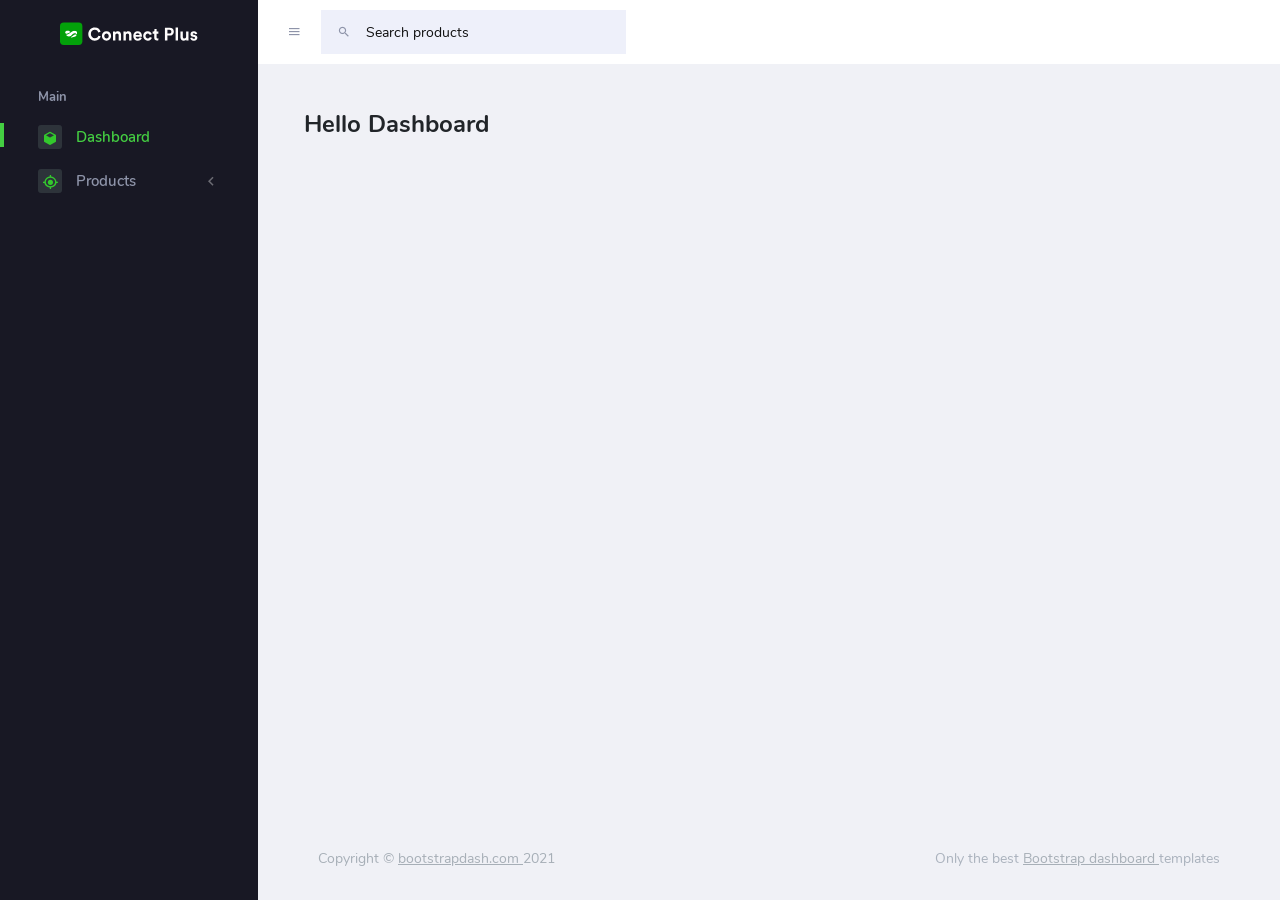
<file: template/index.html>
<!DOCTYPE html>
<html lang="en">
  <head>
    <!-- Required meta tags -->
    <meta charset="utf-8">
    <meta name="viewport" content="width=device-width, initial-scale=1, shrink-to-fit=no">
    <title>Admin Product</title>
    <!-- plugins:css -->
    <link rel="stylesheet" href="assets/vendors/mdi/css/materialdesignicons.min.css">
    <link rel="stylesheet" href="assets/vendors/flag-icon-css/css/flag-icon.min.css">
    <link rel="stylesheet" href="assets/vendors/css/vendor.bundle.base.css">
    <!-- endinject -->
    <!-- Plugin css for this page -->
    <link rel="stylesheet" href="assets/vendors/font-awesome/css/font-awesome.min.css" />
    <link rel="stylesheet" href="assets/vendors/bootstrap-datepicker/bootstrap-datepicker.min.css">
    <!-- End plugin css for this page -->
    <!-- inject:css -->
    <!-- endinject -->
    <!-- Layout styles -->
    <link rel="stylesheet" href="assets/css/style.css">
    <!-- End layout styles -->
    <link rel="shortcut icon" href="assets/images/favicon.png" />
  </head>
  <body>
      <div class="container-scroller">
      <!-- partial:partials/_navbar.html -->
      <nav class="navbar default-layout-navbar col-lg-12 col-12 p-0 fixed-top d-flex flex-row">
        <div class="text-center navbar-brand-wrapper d-flex align-items-center justify-content-center">
          <a class="navbar-brand brand-logo" href="index.html"><img src="assets/images/logo.svg" alt="logo" /></a>
          <a class="navbar-brand brand-logo-mini" href="index.html"><img src="assets/images/logo-mini.svg" alt="logo" /></a>
        </div>
        <div class="navbar-menu-wrapper d-flex align-items-stretch">
          <button class="navbar-toggler navbar-toggler align-self-center" type="button" data-toggle="minimize">
            <span class="mdi mdi-menu"></span>
          </button>
          <div class="search-field d-none d-xl-block">
            <form class="d-flex align-items-center h-100" action="#">
              <div class="input-group">
                <div class="input-group-prepend bg-transparent">
                  <i class="input-group-text border-0 mdi mdi-magnify"></i>
                </div>
                <input type="text" class="form-control bg-transparent border-0" placeholder="Search products">
              </div>
            </form>
          </div>


        </div>
      </nav>
      <!-- partial -->
      <div class="container-fluid page-body-wrapper">
        <!-- partial:partials/_sidebar.html -->
        <nav class="sidebar sidebar-offcanvas" id="sidebar">
          <ul class="nav">
            <li class="nav-item nav-category">Main</li>
            <li class="nav-item">
              <a class="nav-link" href="index.html">
                <span class="icon-bg"><i class="mdi mdi-cube menu-icon"></i></span>
                <span class="menu-title">Dashboard</span>
              </a>
            </li>
            <li class="nav-item">
              <a class="nav-link" data-bs-toggle="collapse" href="#ui-basic" aria-expanded="false" aria-controls="ui-basic">
                <span class="icon-bg"><i class="mdi mdi-crosshairs-gps menu-icon"></i></span>
                <span class="menu-title">Products</span>
                <i class="menu-arrow"></i>
              </a>
              <div class="collapse" id="ui-basic">
                <ul class="nav flex-column sub-menu">
                  <li class="nav-item"> <a class="nav-link" href="list.html">List Products</a></li>
                  <li class="nav-item"> <a class="nav-link" href="form.html">Create Product</a></li>

                </ul>
              </div>
            </li>
          </ul>
        </nav>

        <!-- partial -->
        <div class="main-panel">
          <div class="content-wrapper">
            <div class="d-xl-flex justify-content-between align-items-start">
              <h2 class="text-dark font-weight-bold mb-2"> Hello Dashboard </h2>
               </div>

          </div>
          <!-- content-wrapper ends -->
          <!-- partial:partials/_footer.html -->
          <footer class="footer">
            <div class="footer-inner-wraper">
              <div class="d-sm-flex justify-content-center justify-content-sm-between py-2">
                <span class="text-muted text-center text-sm-left d-block d-sm-inline-block">Copyright © <a href="https://www.bootstrapdash.com/" target="_blank">bootstrapdash.com </a>2021</span>
                <span class="float-none float-sm-right d-block mt-1 mt-sm-0 text-center">Only the best <a href="https://www.bootstrapdash.com/" target="_blank"> Bootstrap dashboard </a> templates</span>
              </div>
            </div>
          </footer>
          <!-- partial -->
        </div>
        <!-- main-panel ends -->


      </div>
      <!-- page-body-wrapper ends -->
      </div>
      <!-- container-scroller -->

    <!-- plugins:js -->
    <script src="assets/vendors/js/vendor.bundle.base.js"></script>
    <!-- endinject -->
    <!-- Plugin js for this page -->
    <script src="assets/vendors/chart.js/Chart.min.js"></script>
    <script src="assets/vendors/jquery-circle-progress/js/circle-progress.min.js"></script>
    <script src="assets/js/jquery.cookie.js" type="text/javascript"></script>
    <!-- End plugin js for this page -->
    <!-- inject:js -->
    <script src="assets/js/off-canvas.js"></script>
    <script src="assets/js/hoverable-collapse.js"></script>
    <script src="assets/js/misc.js"></script>
    <!-- endinject -->
    <!-- Custom js for this page -->
    <script src="assets/js/dashboard.js"></script>
    <!-- End custom js for this page -->
    <script>
        document.addEventListener('DOMContentLoaded', function (){
          loadData();
        })
        function loadData(){
          function loadData(){
            var xmlHttpRequest = new XMLHttpRequest();
            xmlHttpRequest.onreadystatechange = function(){
              if(xmlHttpRequest.readyState == 4 && xmlHttpRequest.status == 200){
                // dữ liệu được trả về thành công.
                var contentText = '';
                var jsonResult = JSON.parse(xmlHttpRequest.responseText);
                for (let i = 0; i < jsonResult.length; i++) {
                  if(i%3==0){
                    contentText += `<div class="w3-quarter">`;
                  }
                  const element = jsonResult[i];
                  contentText += `<img src="${element.image}"
                            style="width:100%" onclick="onClick(this)" alt="${element.productId} - ${element.name}">`
                  if((i + 1)%3==0){
                    contentText += `</div>`;
                  }
                }
                var listProduct = document.getElementById('main-content');
                if(listProduct !== undefined){
                  listProduct.innerHTML = contentText;
                }
              }
            }
            xmlHttpRequest.open('GET','https://product-clothes-sprot.herokuapp.com/api/v1/products', false);
            xmlHttpRequest.send();
          }
        }
    </script>
  </body>
</html>
</file>
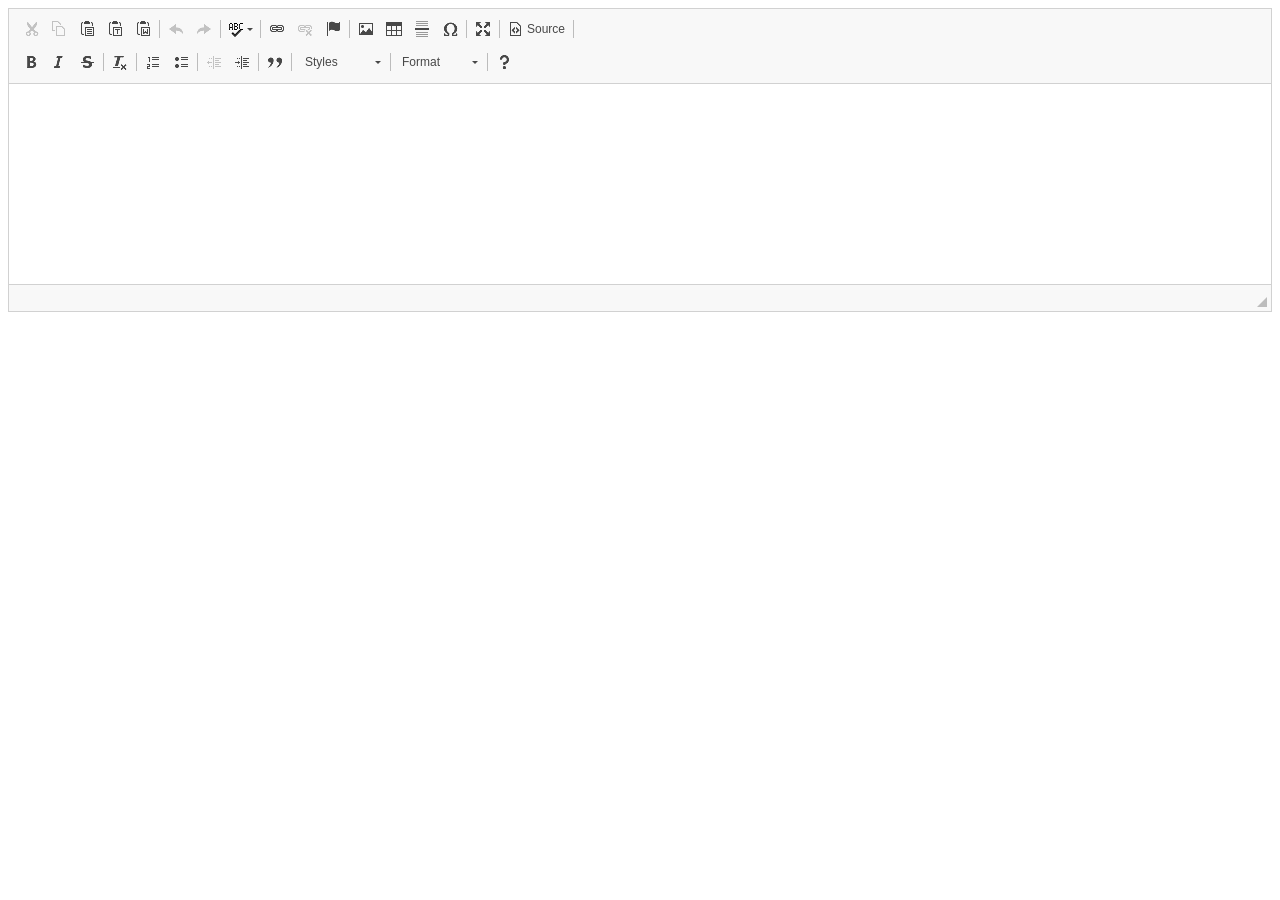
<file: template/ckeditor/index.html>
<!DOCTYPE html>
<html lang="en">
<head>
    <meta charset="UTF-8">
    <title>Title</title>
</head>
<body>

<div class="container">

    <textarea name="content"></textarea>

</div>

<script src="ckeditor.js"></script>
<script>
    CKEDITOR.replace('content');
</script>
</body>
</html>
</file>
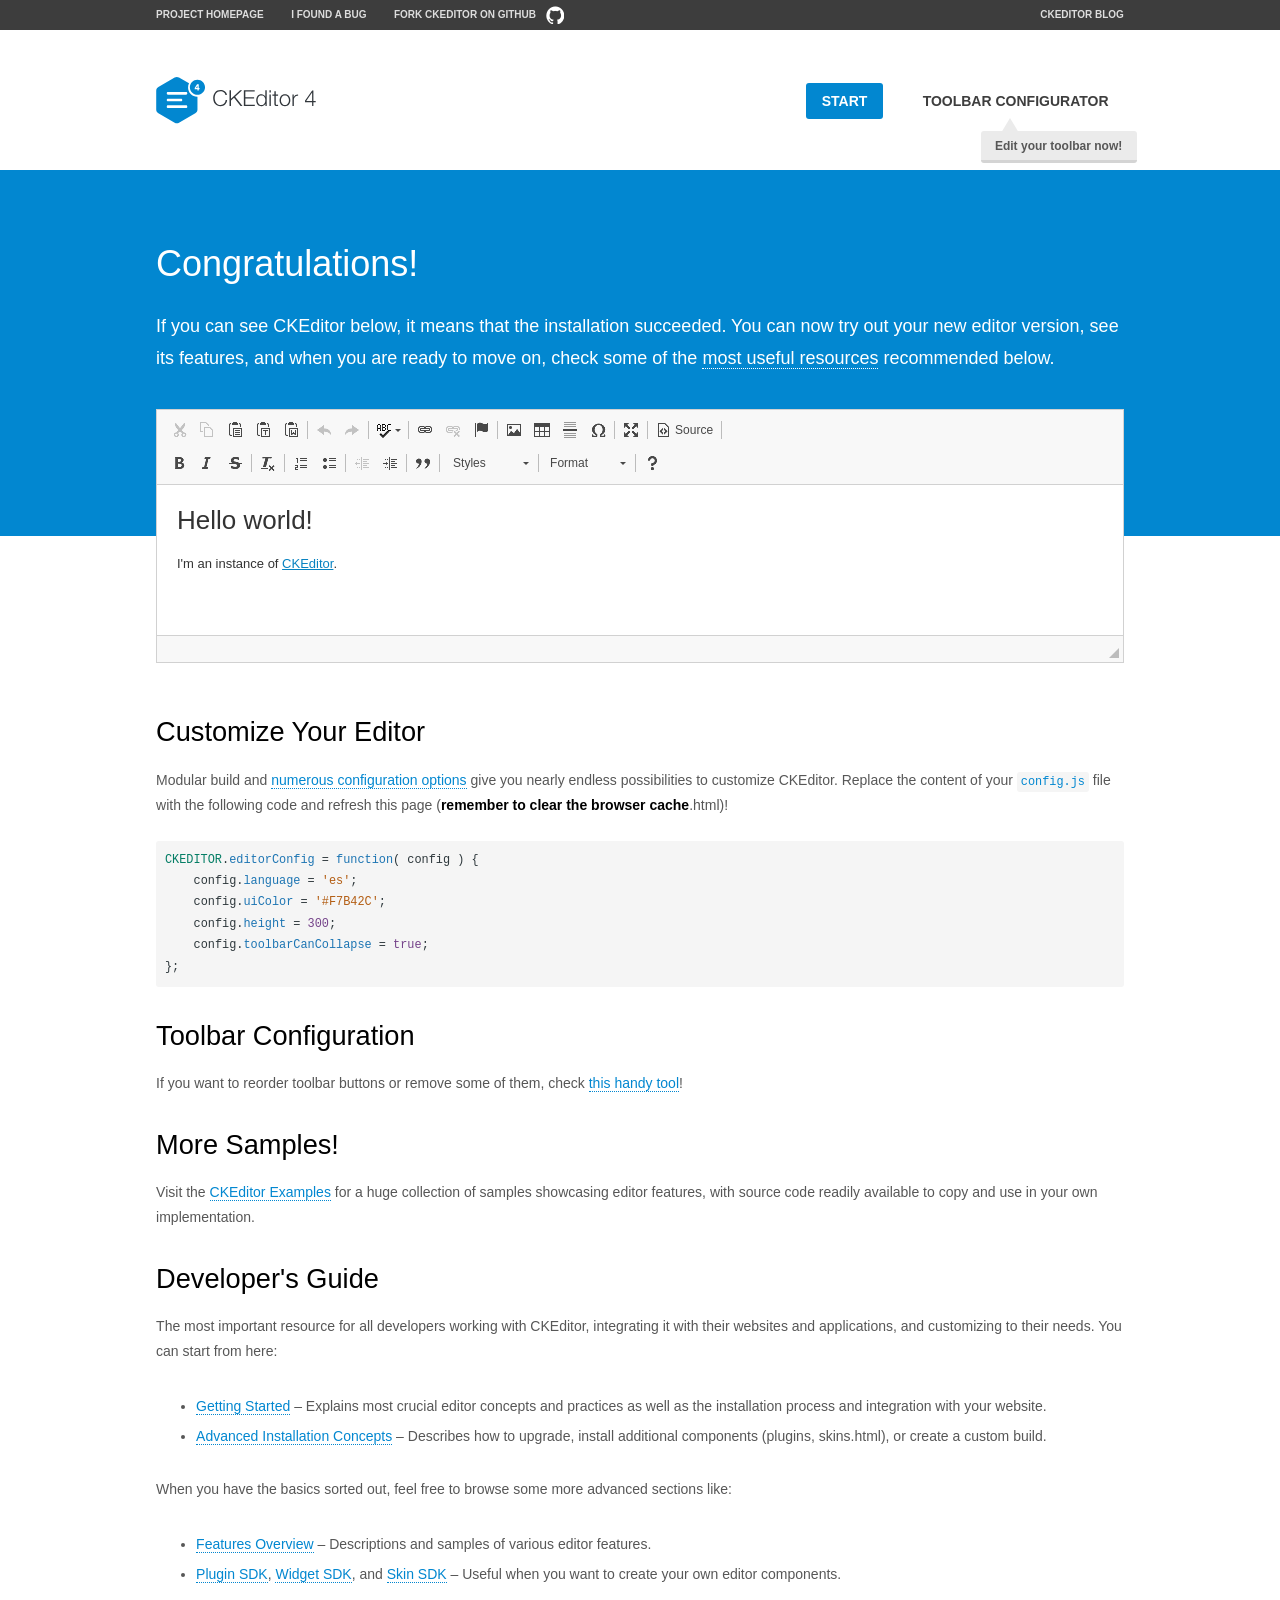
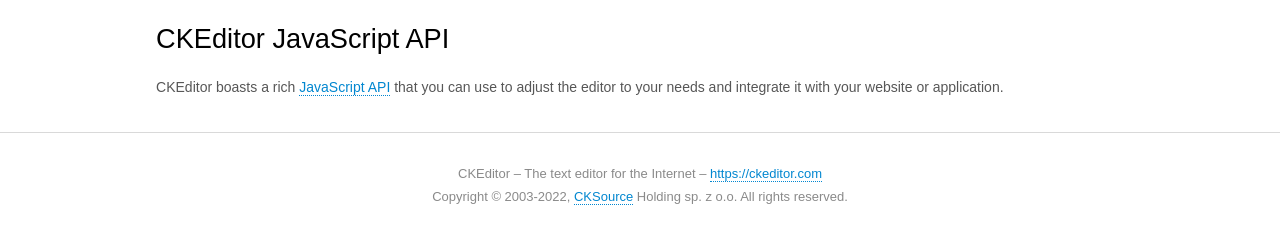
<file: template/ckeditor/samples/index.html>
<!DOCTYPE html>
<!--
Copyright (c) 2003-2022, CKSource Holding sp. z o.o. All rights reserved.
For licensing, see LICENSE.md or https://ckeditor.com/legal/ckeditor-oss-license
-->
<html lang="en">
<head>
	<meta charset="utf-8">
	<title>CKEditor Sample</title>
	<script src="../ckeditor.js"></script>
	<script src="js/sample.js"></script>
	<link rel="stylesheet" href="css/samples.css">
	<link rel="stylesheet" href="toolbarconfigurator/lib/codemirror/neo.css">
	<meta name="viewport" content="width=device-width,initial-scale=1">
	<meta name="description" content="Try the latest sample of CKEditor 4 and learn more about customizing your WYSIWYG editor with endless possibilities.">
</head>
<body id="main">

<nav class="navigation-a">
	<div class="grid-container">
		<ul class="navigation-a-left grid-width-70">
			<li><a href="https://ckeditor.com/ckeditor-4/">Project Homepage</a></li>
			<li><a href="https://github.com/ckeditor/ckeditor4/issues">I found a bug</a></li>
			<li><a href="https://github.com/ckeditor/ckeditor4" class="icon-pos-right icon-navigation-a-github">Fork CKEditor on GitHub</a></li>
		</ul>
		<ul class="navigation-a-right grid-width-30">
			<li><a href="https://ckeditor.com/blog/">CKEditor Blog</a></li>
		</ul>
	</div>
</nav>

<header class="header-a">
	<div class="grid-container">
		<h1 class="header-a-logo grid-width-30">
			<a href="index.html"><img src="img/logo.svg" onerror="this.src='img/logo.png'; this.onerror=null;" alt="CKEditor Sample"></a>
		</h1>

		<nav class="navigation-b grid-width-70">
			<ul>
				<li><a href="index.html" class="button-a button-a-background">Start</a></li>
				<li><a href="toolbarconfigurator/index.html" class="button-a">Toolbar configurator <span class="balloon-a balloon-a-nw">Edit your toolbar now!</span></a></li>
			</ul>
		</nav>
	</div>
</header>

<main>
	<div class="adjoined-top">
		<div class="grid-container">
			<div class="content grid-width-100">
				<h1>Congratulations!</h1>
				<p>
					If you can see CKEditor below, it means that the installation succeeded.
					You can now try out your new editor version, see its features, and when you are ready to move on, check some of the <a href="#sample-customize">most useful resources</a> recommended below.
				</p>
			</div>
		</div>
	</div>
	<div class="adjoined-bottom">
		<div class="grid-container">
			<div class="grid-width-100">
				<div id="editor">
					<h1>Hello world!</h1>
					<p>I'm an instance of <a href="https://ckeditor.com">CKEditor</a>.</p>
				</div>
			</div>
		</div>
	</div>

	<div class="grid-container">
		<div class="content grid-width-100">
			<section id="sample-customize">
				<h2>Customize Your Editor</h2>
				<p>Modular build and <a href="https://ckeditor.com/docs/ckeditor4/latest/guide/dev_configuration.html">numerous configuration options</a> give you nearly endless possibilities to customize CKEditor. Replace the content of your <code><a href="../config.js">config.js</a></code> file with the following code and refresh this page (<strong>remember to clear the browser cache</strong>.html)!</p>
		<pre class="cm-s-neo CodeMirror"><code><span style="padding-right: 0.1px;"><span class="cm-variable">CKEDITOR</span>.<span class="cm-property">editorConfig</span> <span class="cm-operator">=</span> <span class="cm-keyword">function</span>( <span class="cm-def">config</span> ) {</span>
<span style="padding-right: 0.1px;"><span class="cm-tab">	</span><span class="cm-variable-2">config</span>.<span class="cm-property">language</span> <span class="cm-operator">=</span> <span class="cm-string">'es'</span>;</span>
<span style="padding-right: 0.1px;"><span class="cm-tab">	</span><span class="cm-variable-2">config</span>.<span class="cm-property">uiColor</span> <span class="cm-operator">=</span> <span class="cm-string">'#F7B42C'</span>;</span>
<span style="padding-right: 0.1px;"><span class="cm-tab">	</span><span class="cm-variable-2">config</span>.<span class="cm-property">height</span> <span class="cm-operator">=</span> <span class="cm-number">300</span>;</span>
<span style="padding-right: 0.1px;"><span class="cm-tab">	</span><span class="cm-variable-2">config</span>.<span class="cm-property">toolbarCanCollapse</span> <span class="cm-operator">=</span> <span class="cm-atom">true</span>;</span>
<span style="padding-right: 0.1px;">};</span></code></pre>
			</section>

			<section>
				<h2>Toolbar Configuration</h2>
				<p>If you want to reorder toolbar buttons or remove some of them, check <a href="toolbarconfigurator/index.html">this handy tool</a>!</p>
			</section>

			<section>
				<h2>More Samples!</h2>
				<p>Visit the <a href="https://ckeditor.com/docs/ckeditor4/latest/examples/index.html">CKEditor Examples</a> for a huge collection of samples showcasing editor features, with source code readily available to copy and use in your own implementation.</p>
			</section>

			<section>
				<h2>Developer's Guide</h2>
				<p>The most important resource for all developers working with CKEditor, integrating it with their websites and applications, and customizing to their needs. You can start from here:</p>
				<ul>
					<li><a href="https://ckeditor.com/docs/ckeditor4/latest/guide/dev_installation.html">Getting Started</a> &ndash; Explains most crucial editor concepts and practices as well as the installation process and integration with your website.</li>
					<li><a href="https://ckeditor.com/docs/ckeditor4/latest/guide/dev_advanced_installation.html">Advanced Installation Concepts</a> &ndash; Describes how to upgrade, install additional components (plugins, skins.html), or create a custom build.</li>
				</ul>
					<p>When you have the basics sorted out, feel free to browse some more advanced sections like:</p>
				<ul>
					<li><a href="https://ckeditor.com/docs/ckeditor4/latest/features/index.html">Features Overview</a> &ndash; Descriptions and samples of various editor features.</li>
					<li><a href="https://ckeditor.com/docs/ckeditor4/latest/guide/plugin_sdk_intro.html">Plugin SDK</a>, <a href="https://ckeditor.com/docs/ckeditor4/latest/guide/widget_sdk_intro.html">Widget SDK</a>, and <a href="https://ckeditor.com/docs/ckeditor4/latest/guide/skin_sdk_intro.html">Skin SDK</a> &ndash; Useful when you want to create your own editor components.</li>
				</ul>
			</section>

			<section>
				<h2>CKEditor JavaScript API</h2>
				<p>CKEditor boasts a rich <a href="https://ckeditor.com/docs/ckeditor4/latest/api/index.html">JavaScript API</a> that you can use to adjust the editor to your needs and integrate it with your website or application.</p>
			</section>
		</div>
	</div>
</main>

<footer class="footer-a grid-container">
	<div class="grid-container">
		<p class="grid-width-100">
			CKEditor &ndash; The text editor for the Internet &ndash; <a class="samples" href="https://ckeditor.com/">https://ckeditor.com</a>
		</p>
		<p class="grid-width-100" id="copy">
			Copyright &copy; 2003-2022, <a class="samples" href="https://cksource.com/">CKSource</a> Holding sp. z o.o. All rights reserved.
		</p>
	</div>
</footer>
<script>
	initSample();
</script>

</body>
</html>
</file>
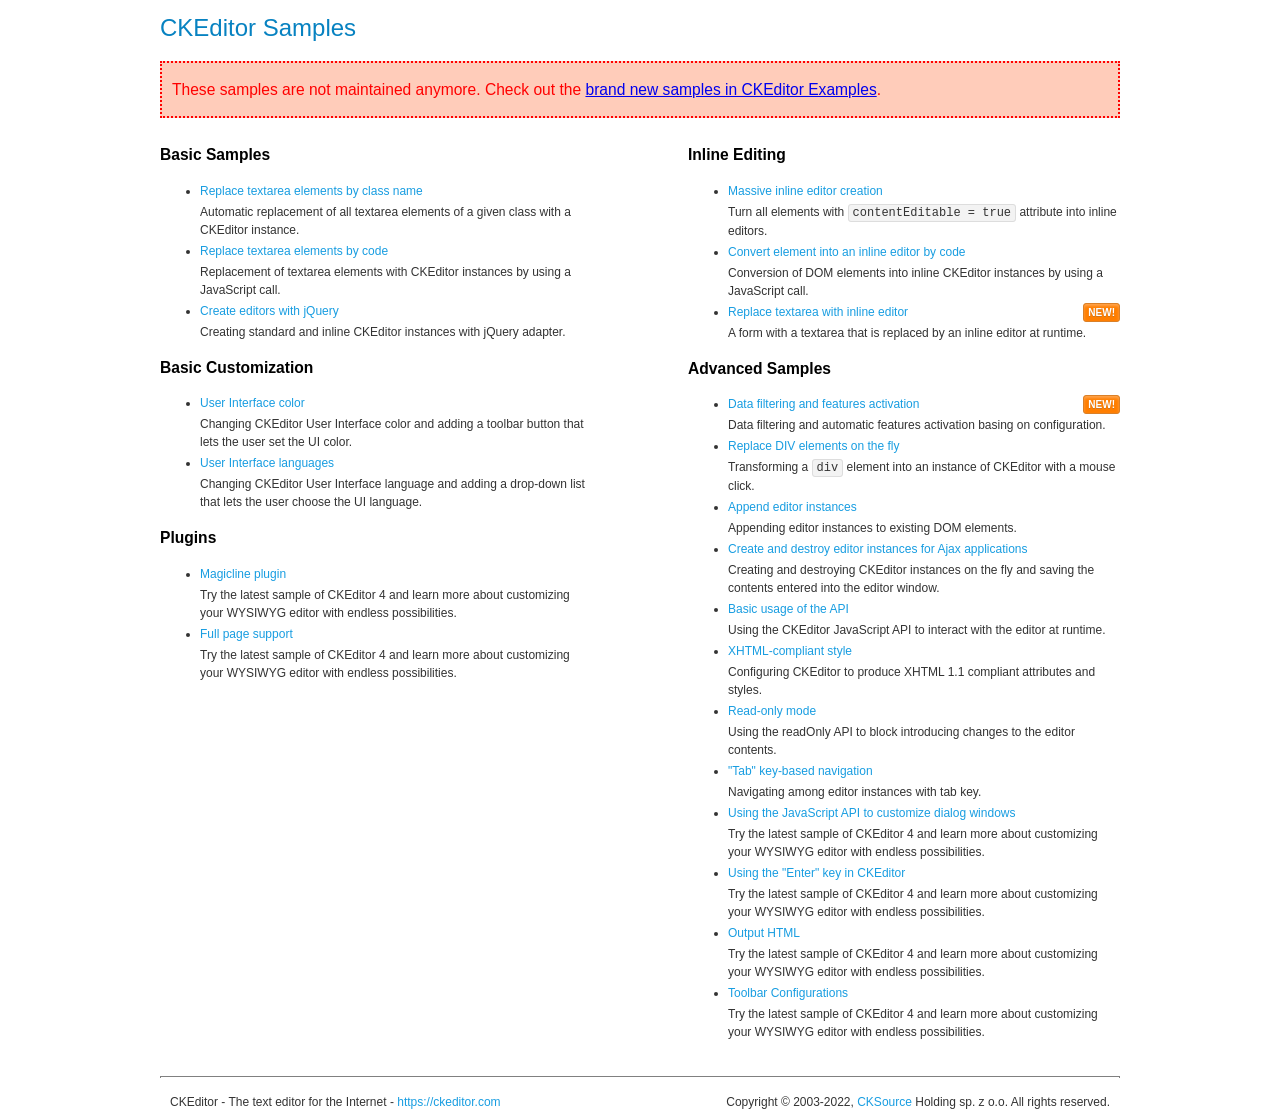
<file: template/ckeditor/samples/old/index.html>
<!DOCTYPE html>
<!--
Copyright (c) 2003-2022, CKSource Holding sp. z o.o. All rights reserved.
For licensing, see LICENSE.md or https://ckeditor.com/legal/ckeditor-oss-license
-->
<html lang="en">
<head>
	<meta charset="utf-8">
	<title>CKEditor Samples</title>
	<link rel="stylesheet" href="sample.css">
	<meta name="description" content="Try the latest sample of CKEditor 4 and learn more about customizing your WYSIWYG editor with endless possibilities.">
</head>
<body>
	<h1 class="samples">
		CKEditor Samples
	</h1>
	<div class="warning deprecated">
		These samples are not maintained anymore. Check out the <a href="https://ckeditor.com/docs/ckeditor4/latest/examples/index.html">brand new samples in CKEditor Examples</a>.
	</div>
	<div class="twoColumns">
		<div class="twoColumnsLeft">
			<h2 class="samples">
				Basic Samples
			</h2>
			<dl class="samples">
				<dt><a class="samples" href="replacebyclass.html">Replace textarea elements by class name</a></dt>
				<dd>Automatic replacement of all textarea elements of a given class with a CKEditor instance.</dd>

				<dt><a class="samples" href="replacebycode.html">Replace textarea elements by code</a></dt>
				<dd>Replacement of textarea elements with CKEditor instances by using a JavaScript call.</dd>

				<dt><a class="samples" href="jquery.html">Create editors with jQuery</a></dt>
				<dd>Creating standard and inline CKEditor instances with jQuery adapter.</dd>
			</dl>

			<h2 class="samples">
				Basic Customization
			</h2>
			<dl class="samples">
				<dt><a class="samples" href="uicolor.html">User Interface color</a></dt>
				<dd>Changing CKEditor User Interface color and adding a toolbar button that lets the user set the UI color.</dd>

				<dt><a class="samples" href="uilanguages.html">User Interface languages</a></dt>
				<dd>Changing CKEditor User Interface language and adding a drop-down list that lets the user choose the UI language.</dd>
			</dl>


			<h2 class="samples">Plugins</h2>
<dl class="samples">
<dt><a class="samples" href="magicline/magicline.html">Magicline plugin</a></dt>
<dd>Try the latest sample of CKEditor 4 and learn more about customizing your WYSIWYG editor with endless possibilities.</dd>

<dt><a class="samples" href="wysiwygarea/fullpage.html">Full page support</a></dt>
<dd>Try the latest sample of CKEditor 4 and learn more about customizing your WYSIWYG editor with endless possibilities.</dd>
</dl>
		</div>
		<div class="twoColumnsRight">
			<h2 class="samples">
				Inline Editing
			</h2>
			<dl class="samples">
				<dt><a class="samples" href="inlineall.html">Massive inline editor creation</a></dt>
				<dd>Turn all elements with <code>contentEditable = true</code> attribute into inline editors.</dd>

				<dt><a class="samples" href="inlinebycode.html">Convert element into an inline editor by code</a></dt>
				<dd>Conversion of DOM elements into inline CKEditor instances by using a JavaScript call.</dd>

				<dt><a class="samples" href="inlinetextarea.html">Replace textarea with inline editor</a> <span class="new">New!</span></dt>
				<dd>A form with a textarea that is replaced by an inline editor at runtime.</dd>

				
			</dl>

			<h2 class="samples">
				Advanced Samples
			</h2>
			<dl class="samples">
				<dt><a class="samples" href="datafiltering.html">Data filtering and features activation</a> <span class="new">New!</span></dt>
				<dd>Data filtering and automatic features activation basing on configuration.</dd>

				<dt><a class="samples" href="divreplace.html">Replace DIV elements on the fly</a></dt>
				<dd>Transforming a <code>div</code> element into an instance of CKEditor with a mouse click.</dd>

				<dt><a class="samples" href="appendto.html">Append editor instances</a></dt>
				<dd>Appending editor instances to existing DOM elements.</dd>

				<dt><a class="samples" href="ajax.html">Create and destroy editor instances for Ajax applications</a></dt>
				<dd>Creating and destroying CKEditor instances on the fly and saving the contents entered into the editor window.</dd>

				<dt><a class="samples" href="api.html">Basic usage of the API</a></dt>
				<dd>Using the CKEditor JavaScript API to interact with the editor at runtime.</dd>

				<dt><a class="samples" href="xhtmlstyle.html">XHTML-compliant style</a></dt>
				<dd>Configuring CKEditor to produce XHTML 1.1 compliant attributes and styles.</dd>

				<dt><a class="samples" href="readonly.html">Read-only mode</a></dt>
				<dd>Using the readOnly API to block introducing changes to the editor contents.</dd>

				<dt><a class="samples" href="tabindex.html">"Tab" key-based navigation</a></dt>
				<dd>Navigating among editor instances with tab key.</dd>


				
<dt><a class="samples" href="dialog/dialog.html">Using the JavaScript API to customize dialog windows</a></dt>
<dd>Try the latest sample of CKEditor 4 and learn more about customizing your WYSIWYG editor with endless possibilities.</dd>

<dt><a class="samples" href="enterkey/enterkey.html">Using the &quot;Enter&quot; key in CKEditor</a></dt>
<dd>Try the latest sample of CKEditor 4 and learn more about customizing your WYSIWYG editor with endless possibilities.</dd>

<dt><a class="samples" href="htmlwriter/outputhtml.html">Output HTML</a></dt>
<dd>Try the latest sample of CKEditor 4 and learn more about customizing your WYSIWYG editor with endless possibilities.</dd>

<dt><a class="samples" href="toolbar/toolbar.html">Toolbar Configurations</a></dt>
<dd>Try the latest sample of CKEditor 4 and learn more about customizing your WYSIWYG editor with endless possibilities.</dd>

			</dl>
		</div>
	</div>
	<div id="footer">
		<hr>
		<p>
			CKEditor - The text editor for the Internet - <a class="samples" href="https://ckeditor.com/">https://ckeditor.com</a>
		</p>
		<p id="copy">
			Copyright &copy; 2003-2022, <a class="samples" href="https://cksource.com/">CKSource</a> Holding sp. z o.o. All rights reserved.
		</p>
	</div>
</body>
</html>
</file>
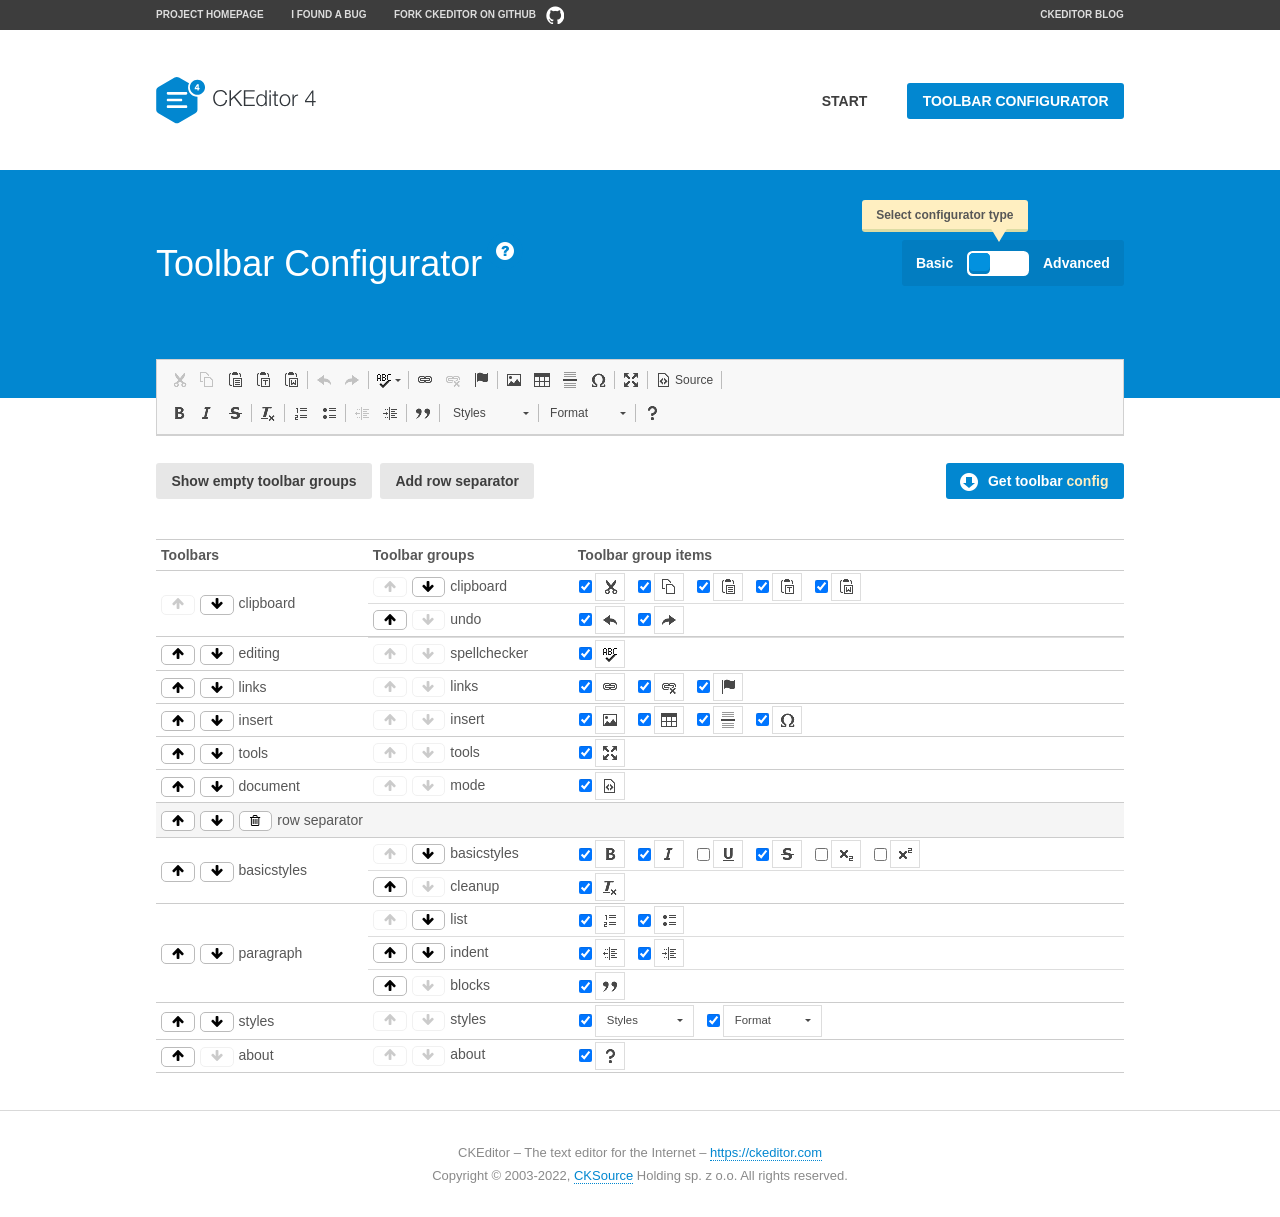
<file: template/ckeditor/samples/toolbarconfigurator/index.html>
<!DOCTYPE html>
<!--
Copyright (c) 2003-2022, CKSource Holding sp. z o.o. All rights reserved.
For licensing, see LICENSE.md or https://ckeditor.com/legal/ckeditor-oss-license
-->
<!--[if IE 8]><html class="ie8"><![endif]-->
<!--[if gt IE 8]><html><![endif]-->
<!--[if !IE]><!--><html lang="en"><!--<![endif]-->
<head>
	<meta charset="utf-8">
	<title>Toolbar Configurator</title>
	<script src="../../ckeditor.js"></script>
	<script>
		if ( CKEDITOR.env.ie && CKEDITOR.env.version < 9 )
			CKEDITOR.tools.enableHtml5Elements( document );
	</script>
	<link rel="stylesheet" href="lib/codemirror/codemirror.css">
	<link rel="stylesheet" href="lib/codemirror/show-hint.css">
	<link rel="stylesheet" href="lib/codemirror/neo.css">
	<link rel="stylesheet" href="css/fontello.css">
	<link rel="stylesheet" href="../css/samples.css">
	<meta name="description" content="Try the latest sample of CKEditor 4 and learn more about customizing your WYSIWYG editor with endless possibilities.">
</head>
<body id="toolbar">

<nav class="navigation-a">
	<div class="grid-container">
		<ul class="navigation-a-left grid-width-70">
			<li><a href="https://ckeditor.com/ckeditor-4/">Project Homepage</a></li>
			<li><a href="https://github.com/ckeditor/ckeditor4/issues">I found a bug</a></li>
			<li><a href="https://github.com/ckeditor/ckeditor4" class="icon-pos-right icon-navigation-a-github">Fork CKEditor on GitHub</a></li>
		</ul>
		<ul class="navigation-a-right grid-width-30">
			<li><a href="https://ckeditor.com/blog/">CKEditor Blog</a></li>
		</ul>
	</div>
</nav>

<header class="header-a">
	<div class="grid-container">
		<h1 class="header-a-logo grid-width-30">
			<a href="../index.html"><img src="../img/logo.svg" onerror="this.src='../img/logo.png'; this.onerror=null;" alt="CKEditor Logo"></a>
		</h1>
		<nav class="navigation-b grid-width-70">
			<ul>
				<li><a href="../index.html"  class="button-a">Start</a></li>
				<li><a href="index.html"  class="button-a button-a-background">Toolbar configurator</a></li>
			</ul>
		</nav>
	</div>
</header>

<main>
	<div class="adjoined-top">
		<div class="grid-container">
			<div class="content grid-width-100">
				<div class="grid-container-nested">
					<h1 class="grid-width-60">
						Toolbar Configurator
						<a href="#help-content" type="button" title="Configurator help" id="help" class="button-a button-a-background button-a-no-text icon-pos-left icon-question-mark">Help</a>
					</h1>

					<div class="grid-width-40 grid-switch-magic">
						<div class="switch">
							<span class="balloon-a balloon-a-se">Select configurator type</span>
							<input type="radio" name="radio" data-num="1" id="radio-basic" />
							<input type="radio" name="radio" data-num="2" id="radio-advanced" />
							<label data-for="1" for="radio-basic">Basic</label>
							<span class="switch-inner">
								<span class="handler"></span>
							</span>
							<label data-for="2" for="radio-advanced">Advanced</label>
						</div>
					</div>
				</div>
			</div>
		</div>
	</div>
	<div class="adjoined-bottom">
		<div class="grid-container">
			<div class="grid-width-100">
				<div class="editors-container">
					<div id="editor-basic"></div>
					<div id="editor-advanced"></div>
				</div>
			</div>
		</div>
	</div>

	<div class="grid-container configurator">
		<div class="content grid-width-100">
			<div class="configurator">
				<div>
					<div id="toolbarModifierWrapper"></div>
				</div>
			</div>
		</div>
	</div>

	<div id="help-content">
		<div class="grid-container">
			<div class="grid-width-100">
				<h2>What Am I Doing Here?</h2>

				<div class="grid-container grid-container-nested">
					<div class="basic">
						<div class="grid-width-50">
							<p>Arrange <a href="https://ckeditor.com/docs/ckeditor4/latest/api/CKEDITOR_config.html#cfg-toolbarGroups">toolbar groups</a>, toggle <a href="https://ckeditor.com/docs/ckeditor4/latest/api/CKEDITOR_config.html#cfg-removeButtons">button visibility</a> according to your needs and get your toolbar configuration.</p>
							<p>You can replace the content of the <a href="../../config.js"><code>config.js</code></a> file with the generated configuration. If you already set some configuration options you will need to merge both configurations.</p>
						</div>
						<div class="grid-width-50">
							<p>Read more about different ways of <a href="https://ckeditor.com/docs/ckeditor4/latest/guide/dev_configuration.html">setting configuration</a> and do not forget about <strong>clearing browser cache</strong>.</p>
							<p>Arranging toolbar groups is the recommended way of configuring the toolbar, but if you need more freedom you can use the <a href="#advanced">advanced configurator</a>.</p>
						</div>
					</div>
					<div class="advanced" style="display: none;">
						<div class="grid-width-50">
							<p>With this code editor you can edit your <a href="https://ckeditor.com/docs/ckeditor4/latest/api/CKEDITOR_config.html#cfg-toolbar">toolbar configuration</a> live.</p>
							<p>You can replace the content of the <a href="../../config.js"><code>config.js</code></a> file with the generated configuration. If you already set some configuration options you will need to merge both configurations.</p>
						</div>
						<div class="grid-width-50">
							<p>Read more about different ways of <a href="https://ckeditor.com/docs/ckeditor4/latest/guide/dev_configuration.html">setting configuration</a> and do not forget about <strong>clearing browser cache</strong>.</p>
						</div>
					</div>
				</div>

				<p class="grid-container grid-container-nested">
					<button type="button" class="help-content-close grid-width-100 button-a button-a-background">Got it. Let's play!</button>
				</p>
			</div>
		</div>
	</div>
</main>

<footer class="footer-a grid-container">
	<p class="grid-width-100">
		CKEditor &ndash; The text editor for the Internet &ndash; <a class="samples" href="https://ckeditor.com/">https://ckeditor.com</a>
	</p>
	<p class="grid-width-100" id="copy">
		Copyright &copy; 2003-2022, <a class="samples" href="https://cksource.com/">CKSource</a> Holding sp. z o.o. All rights reserved.
	</p>
</footer>

<script src="lib/codemirror/codemirror.js"></script>
<script src="lib/codemirror/javascript.js"></script>
<script src="lib/codemirror/show-hint.js"></script>

<script src="js/fulltoolbareditor.js"></script>
<script src="js/abstracttoolbarmodifier.js"></script>
<script src="js/toolbarmodifier.js"></script>
<script src="js/toolbartextmodifier.js"></script>
<script src="../js/sf.js"></script>

<script>
	( function() {
		'use strict';

		var mode = ( window.location.hash.substr( 1 ) === 'advanced' ) ? 'advanced' : 'basic',
			configuratorSection = CKEDITOR.document.findOne( 'main > .grid-container.configurator' ),
			basicInstruction = CKEDITOR.document.findOne( '#help-content .basic' ),
			advancedInstruction = CKEDITOR.document.findOne( '#help-content .advanced' ),

			// Configurator mode switcher.
			modeSwitchBasic = CKEDITOR.document.getById( 'radio-basic' ),
			modeSwitchAdvanced = CKEDITOR.document.getById( 'radio-advanced' );

		// Initial setup
		function updateSwitcher() {
			if ( mode === 'advanced' ) {
				modeSwitchAdvanced.$.checked = true;
			} else {
				modeSwitchBasic.$.checked = true;
			}
		}

		updateSwitcher();

		CKEDITOR.document.getWindow().on( 'hashchange', function( e ) {
			var hash = window.location.hash.substr( 1 );
			if ( !( hash === 'advanced' || hash === 'basic' ) ) {
				return;
			}
			mode = hash;
			onToolbarsDone( mode );
		} );

		CKEDITOR.document.getWindow().on( 'resize', function() {
			updateToolbar( ( mode === 'basic' ? toolbarModifier : toolbarTextModifier )[ 'editorInstance' ] );
		} );

		function onRefresh( modifier ) {
			modifier = modifier || this;

			if ( mode === 'basic' && modifier instanceof ToolbarConfigurator.ToolbarTextModifier ) {
				return;
			}

			// CodeMirror container becomes visible, so we need to refresh and to avoid rendering problems.
			if ( mode === 'advanced' && modifier instanceof ToolbarConfigurator.ToolbarTextModifier ) {
				modifier.codeContainer.refresh();
			}

			updateToolbar( modifier.editorInstance );
		}

		function updateToolbar( editor ) {
			var editorContainer = editor.container;

			// Not always editor is loaded.
			if ( !editorContainer ) {
				return;
			}

			var displayStyle = editorContainer.getStyle( 'display' );

			editorContainer.setStyle( 'display', 'block' );

			var newHeight = editorContainer.getSize( 'height' );

			var newMarginTop = parseInt( editorContainer.getComputedStyle( 'margin-top' ), 10 );
			newMarginTop = ( isNaN( newMarginTop ) ? 0 : Number( newMarginTop ) );

			var newMarginBottom = parseInt( editorContainer.getComputedStyle( 'margin-bottom' ), 10 );
			newMarginBottom = ( isNaN( newMarginBottom ) ? 0 : Number( newMarginBottom ) );

			var result = newHeight + newMarginTop + newMarginBottom;

			editorContainer.setStyle( 'display', displayStyle );

			editor.container.getAscendant( 'div' ).setStyle( 'height', result + 'px' );
		}

		var toolbarModifier = new ToolbarConfigurator.ToolbarModifier( 'editor-basic' );

		var done = 0;
		toolbarModifier.init( onToolbarInit );
		toolbarModifier.onRefresh = onRefresh;

		CKEDITOR.document.getById( 'toolbarModifierWrapper' ).append( toolbarModifier.mainContainer );

		var toolbarTextModifier = new ToolbarConfigurator.ToolbarTextModifier( 'editor-advanced' );
		toolbarTextModifier.init( onToolbarInit );
		toolbarTextModifier.onRefresh = onRefresh;

		function onToolbarInit() {
			if ( ++done === 2 ) {
				onToolbarsDone();

				positionSticky.watch( CKEDITOR.document.findOne( '.toolbar' ), function() {
					return mode === 'advanced';
				} );
			}
		}

		function onToolbarsDone() {
			if ( mode === 'basic' ) {
				toggleModeBasic( false );
			} else {
				toggleModeAdvanced( false );
			}

			updateSwitcher();

			setTimeout( function() {
				CKEDITOR.document.findOne( '.editors-container' ).addClass( 'active' );
				CKEDITOR.document.findOne( '#toolbarModifierWrapper' ).addClass( 'active' );
			}, 200 );
		}

		CKEDITOR.document.getById( 'toolbarModifierWrapper' ).append( toolbarTextModifier.mainContainer );

		function toogleModeSwitch( onElement, offElement, onModifier, offModifier ) {
			onElement.addClass( 'fancy-button-active' );
			offElement.removeClass( 'fancy-button-active' );

			onModifier.showUI();
			offModifier.hideUI();
		}

		function toggleModeBasic( callOnRefresh ) {
			callOnRefresh = ( callOnRefresh !== false );
			mode = 'basic';
			window.location.hash = '#basic';
			toogleModeSwitch( modeSwitchBasic, modeSwitchAdvanced, toolbarModifier, toolbarTextModifier );

			configuratorSection.removeClass( 'freed-width' );
			basicInstruction.show();
			advancedInstruction.hide();

			callOnRefresh && onRefresh( toolbarModifier );
		}

		function toggleModeAdvanced( callOnRefresh ) {
			callOnRefresh = ( callOnRefresh !== false );
			mode = 'advanced';
			window.location.hash = '#advanced';
			toogleModeSwitch( modeSwitchAdvanced, modeSwitchBasic, toolbarTextModifier, toolbarModifier );

			configuratorSection.addClass( 'freed-width' );
			advancedInstruction.show();
			basicInstruction.hide();

			callOnRefresh && onRefresh( toolbarTextModifier );
		}

		modeSwitchBasic.on( 'click', toggleModeBasic );
		modeSwitchAdvanced.on( 'click', toggleModeAdvanced );

		//
		// Position:sticky for the toolbar.
		//

		// Will make elements behave like they were styled with position:sticky.
		var positionSticky = {
			// Store object: {
			// 		element: CKEDITOR.dom.element, // Element which will float.
			// 		placeholder: CKEDITOR.dom.element, // Placeholder which is place to prevent page bounce.
			// 		isFixed: boolean // Whether element float now.
			// }
			watched: [],

			active: [],

			staticContainer: null,

			init: function() {
				var element = CKEDITOR.dom.element.createFromHtml(
					'<div class="staticContainer">' +
						'<div class="grid-container" >' +
							'<div class="grid-width-100">' +
								'<div class="inner"></div>' +
							'</div>' +
						'</div>' +
					'</div>' );

				this.staticContainer = element.findOne( '.inner' );

				CKEDITOR.document.getBody().append( element );
			},

			watch: function( element, preventFunc ) {
				this.watched.push( {
					element: element,
					placeholder: new CKEDITOR.dom.element( 'div' ),
					isFixed: false,
					preventFunc: preventFunc
				} );
			},

			checkAll: function() {
				for ( var i = 0; i < this.watched.length; i++ ) {
					this.check( this.watched[ i ] );
				}
			},

			check: function( element ) {
				var isFixed = element.isFixed;
				var shouldBeFixed = this.shouldBeFixed( element );

				// Nothing to be done.
				if ( isFixed === shouldBeFixed ) {
					return;
				}

				var placeholder = element.placeholder;

				if ( isFixed ) {
					// Unfixing.

					element.element.insertBefore( placeholder );
					placeholder.remove();

					element.element.removeStyle( 'margin' );

					this.active.splice( CKEDITOR.tools.indexOf( this.active, element ), 1 );

				} else {
					// Fixing.
					placeholder.setStyle( 'width', element.element.getSize( 'width' ) + 'px' );
					placeholder.setStyle( 'height', element.element.getSize( 'height' ) + 'px' );
					placeholder.setStyle( 'margin-bottom', element.element.getComputedStyle( 'margin-bottom' ) );
					placeholder.setStyle( 'display', element.element.getComputedStyle( 'display' ) );
					placeholder.insertAfter( element.element );

					this.staticContainer.append( element.element );

					this.active.push( element );
				}

				element.isFixed = !element.isFixed;
			},

			shouldBeFixed: function( element ) {
				if ( element.preventFunc && element.preventFunc() ) {
					return false;
				}

				// If element is already fixed we are checking it's placeholder.
				var related = ( element.isFixed ? element.placeholder : element.element ),
					clientRect = related.$.getBoundingClientRect(),
					staticHeight = this.staticContainer.getSize('height' ),
					elemHeight = element.element.getSize( 'height' );

				if ( element.isFixed ) {
					return ( clientRect.top + elemHeight < staticHeight );
				} else {
					return ( clientRect.top < staticHeight );
				}
			}
		};

		positionSticky.init();

		CKEDITOR.document.getWindow().on( 'scroll',
			CKEDITOR.tools.eventsBuffer( 100, positionSticky.checkAll, positionSticky ).input
		);

		// Make the toolbar sticky.
		positionSticky.watch( CKEDITOR.document.findOne( '.editors-container' ) );

		// Help button and help-content.
		( function() {
			var helpButton = CKEDITOR.document.getById( 'help' ),
				helpContent = CKEDITOR.document.getById( 'help-content' );

			// Don't show help button on IE8 because it's unsupported by Pico Modal.
			if ( CKEDITOR.env.ie && CKEDITOR.env.version == 8 ) {
				helpButton.hide();
			} else {
				// Display help modal when the button is clicked.
				helpButton.on( 'click', function( evt ) {
					SF.modal( {
						// Clone modal content from DOM.
						content: helpContent.getHtml(),

						afterCreate: function( modal ) {
							// Enable modal content button to close the modal.
							new CKEDITOR.dom.element( modal.modalElem() ).findOne( '.help-content-close' ).once( 'click', modal.close );
						}
					} ).show();
				} );
			}
		} )();
	} )();
</script>
</body>
</html>
</file>
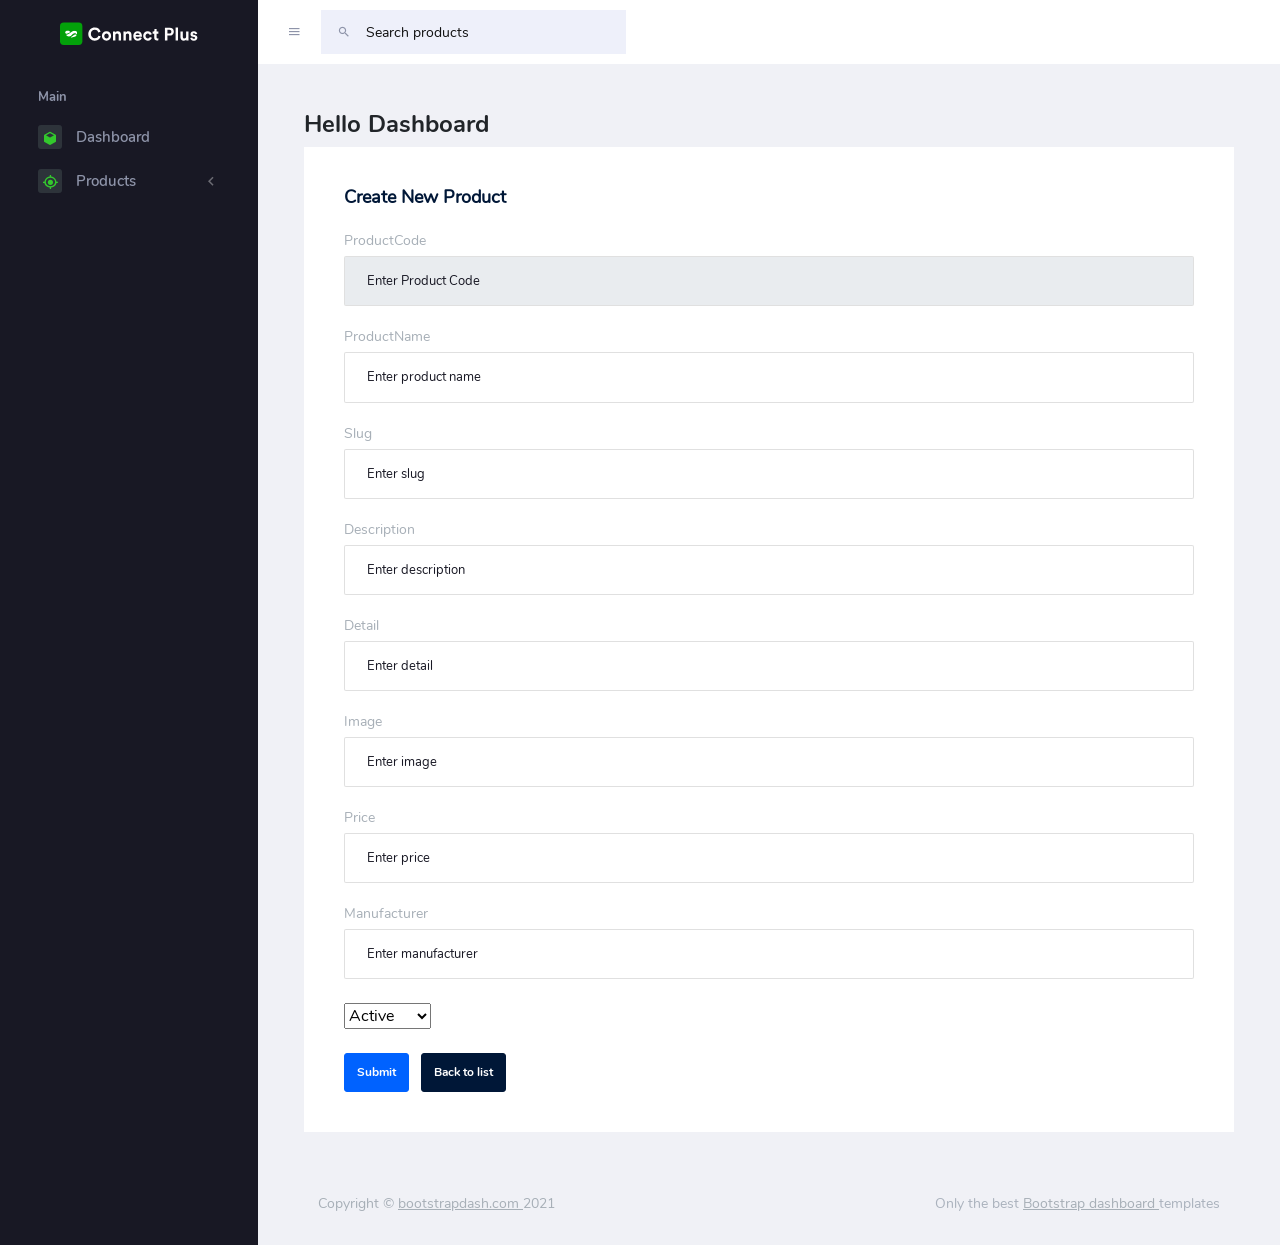
<file: template/edit.html>
<!DOCTYPE html>
<html lang="en">
<head>
    <!-- Required meta tags -->
    <meta charset="utf-8">
    <meta name="viewport" content="width=device-width, initial-scale=1, shrink-to-fit=no">
    <title>Admin Product</title>
    <!-- plugins:css -->
    <link rel="stylesheet" href="/template/assets/vendors/mdi/css/materialdesignicons.min.css">
    <link rel="stylesheet" href="/template/assets/vendors/flag-icon-css/css/flag-icon.min.css">
    <link rel="stylesheet" href="/template/assets/vendors/css/vendor.bundle.base.css">
    <!-- endinject -->
    <!-- Plugin css for this page -->
    <link rel="stylesheet" href="/template/assets/vendors/font-awesome/css/font-awesome.min.css" />
    <link rel="stylesheet" href="/template/assets/vendors/bootstrap-datepicker/bootstrap-datepicker.min.css">
    <!-- End plugin css for this page -->
    <!-- inject:css -->
    <!-- endinject -->
    <!-- Layout styles -->
    <link rel="stylesheet" href="/template/assets/css/style.css">
    <!-- End layout styles -->
    <link rel="shortcut icon" href="/template/assets/images/favicon.png" />
</head>
<body>
<div class="container-scroller">
    <!-- partial:partials/_navbar.html -->
    <nav class="navbar default-layout-navbar col-lg-12 col-12 p-0 fixed-top d-flex flex-row">
        <div class="text-center navbar-brand-wrapper d-flex align-items-center justify-content-center">
            <a class="navbar-brand brand-logo" href="index.html"><img src="/template/assets/images/logo.svg" alt="logo" /></a>
            <a class="navbar-brand brand-logo-mini" href="index.html"><img src="/template/assets/images/logo-mini.svg" alt="logo" /></a>
        </div>
        <div class="navbar-menu-wrapper d-flex align-items-stretch">
            <button class="navbar-toggler navbar-toggler align-self-center" type="button" data-toggle="minimize">
                <span class="mdi mdi-menu"></span>
            </button>
            <div class="search-field d-none d-xl-block">
                <form class="d-flex align-items-center h-100" action="#">
                    <div class="input-group">
                        <div class="input-group-prepend bg-transparent">
                            <i class="input-group-text border-0 mdi mdi-magnify"></i>
                        </div>
                        <input type="text" class="form-control bg-transparent border-0" placeholder="Search products">
                    </div>
                </form>
            </div>


        </div>
    </nav>
    <!-- partial -->
    <div class="container-fluid page-body-wrapper">
        <!-- partial:partials/_sidebar.html -->
        <nav class="sidebar sidebar-offcanvas" id="sidebar">
            <ul class="nav">
                <li class="nav-item nav-category">Main</li>
                <li class="nav-item">
                    <a class="nav-link" href="index.html">
                        <span class="icon-bg"><i class="mdi mdi-cube menu-icon"></i></span>
                        <span class="menu-title">Dashboard</span>
                    </a>
                </li>
                <li class="nav-item">
                    <a class="nav-link" data-bs-toggle="collapse" href="#ui-basic" aria-expanded="false" aria-controls="ui-basic">
                        <span class="icon-bg"><i class="mdi mdi-crosshairs-gps menu-icon"></i></span>
                        <span class="menu-title">Products</span>
                        <i class="menu-arrow"></i>
                    </a>
                    <div class="collapse" id="ui-basic">
                        <ul class="nav flex-column sub-menu">
                            <li class="nav-item"> <a class="nav-link" href="/template/list.html">List Products</a></li>
                            <li class="nav-item"> <a class="nav-link" href="/template/form.html">Create Product</a></li>
                        </ul>
                    </div>
                </li>


            </ul>
        </nav>
        <!-- partial -->
        <div class="main-panel">
            <div class="content-wrapper">
                <div class="d-xl-flex justify-content-between align-items-start">
                    <h2 class="text-dark font-weight-bold mb-2"> Hello Dashboard </h2>
                </div>
                <div class="row">
                    <div class="col-md-12 grid-margin stretch-card">
                        <div class="card">
                            <div class="card-body">
                                <h4 class="card-title">Create new Product</h4>

                                <form class="forms-sample" name="register-form">
                                    <div class="form-group">
                                        <label>ProductCode</label>
                                        <input disabled type="text" class="form-control" name="productId" placeholder="Enter Product Code" required>
                                    </div>
                                    <div class="form-group">
                                        <label >ProductName</label>
                                        <input type="text" class="form-control" name="name" placeholder="Enter product name" required>
                                    </div>
                                    <div class="form-group">
                                        <label>Slug</label>
                                        <input type="text" class="form-control" name="slug" placeholder="Enter slug" required>
                                    </div>
                                    <div class="form-group">
                                        <label>Description</label>
                                        <input type="text" class="form-control" name="description" placeholder="Enter description" required>
                                    </div>
                                    <div class="form-group">
                                        <label>Detail</label>
                                        <input type="text" class="form-control" name="detail" placeholder="Enter detail" required>
                                    </div>
                                    <div class="form-group">
                                        <label>Image</label>
                                        <input type="text" class="form-control" name="image" placeholder="Enter image" required>
                                    </div>
                                    <div class="form-group">
                                        <label>Price</label>
                                        <input type="text" class="form-control" name="price" placeholder="Enter price" required>
                                    </div>
                                    <div class="form-group">
                                        <label>Manufacturer</label>
                                        <input type="text" class="form-control" name="manufacturer" placeholder="Enter manufacturer" required>
                                    </div>
                                    <div class="form-group">
                                        <select name="status" class="select-form-lg">
                                            <option value="1">Active</option>
                                            <option value="0">DeActive</option>
                                        </select>
                                    </div>

                                    <button name="btn-submit" type="submit" class="btn btn-primary me-2">Submit</button>

                                    <a href="/template/list.html" class="btn btn-dark">Back to list</a>
                                </form>
                            </div>
                        </div>
                    </div>
                </div>
            </div>
            <!-- content-wrapper ends -->
            <!-- partial:partials/_footer.html -->
            <footer class="footer">
                <div class="footer-inner-wraper">
                    <div class="d-sm-flex justify-content-center justify-content-sm-between py-2">
                        <span class="text-muted text-center text-sm-left d-block d-sm-inline-block">Copyright © <a href="https://www.bootstrapdash.com/" target="_blank">bootstrapdash.com </a>2021</span>
                        <span class="float-none float-sm-right d-block mt-1 mt-sm-0 text-center">Only the best <a href="https://www.bootstrapdash.com/" target="_blank"> Bootstrap dashboard </a> templates</span>
                    </div>
                </div>
            </footer>
            <!-- partial -->
        </div>
        <!-- main-panel ends -->
    </div>
    <!-- page-body-wrapper ends -->
</div>
<!-- container-scroller -->

<!-- plugins:js -->
<script src="/template/assets/vendors/js/vendor.bundle.base.js"></script>
<!-- endinject -->
<!-- Plugin js for this page -->
<script src="/template/assets/vendors/chart.js/Chart.min.js"></script>
<script src="/template/assets/vendors/jquery-circle-progress/js/circle-progress.min.js"></script>
<script src="/template/assets/js/jquery.cookie.js" type="text/javascript"></script>
<!-- End plugin js for this page -->
<!-- inject:js -->
<script src="/template/assets/js/off-canvas.js"></script>
<script src="/template/assets/js/hoverable-collapse.js"></script>
<script src="/template/assets/js/misc.js"></script>
<!-- endinject -->
<!-- Custom js for this page -->
<script src="/template/assets/js/dashboard.js"></script>

<script>
    document.addEventListener('DOMContentLoaded', function(){
        handleSubmit();
        getParametterUrl();
    })
    function getParametterUrl(parameterName){
        var url_string = window.location.href
        var url = new URL(url_string);
        return url.searchParams.get(parameterName);
    }
    function handleSubmit(){
        var btnSubmit = document.forms['register-form']['btn-submit'];
        var txtProductCode = document.forms['register-form']['productId'];
        var txtProductName = document.forms['register-form']['name'];
        var txtSlug = document.forms['register-form']['slug'];
        var txtDescription = document.forms['register-form']['description'];
        var txtDetail = document.forms['register-form']['detail'];
        var txtPrice = document.forms['register-form']['price'];
        var txtImage = document.forms['register-form']['image'];
        var txtManufacturer = document.forms['register-form']['manufacturer'];
        var txtStatus = document.forms['register-form']['status'];

        var id = getParametterUrl('id');
        var xmlHttpRequest = new XMLHttpRequest();
        xmlHttpRequest.onreadystatechange = function(){
            if(xmlHttpRequest.readyState == 4 && xmlHttpRequest.status == 200){
                var contentText = '';
                var element = JSON.parse(xmlHttpRequest.responseText);
                txtProductCode.value = element.productId;
                txtProductName.value = element.name;
                txtSlug.value = element.slug;
                txtDescription.value = element.description;
                txtDetail.value = element.detail;
                txtPrice.value = element.price;
                txtImage.value = element.image;
                txtManufacturer.value = element.manufacturer;
                txtStatus.value =element.status;
            }
        }
        xmlHttpRequest.open('GET',`https://product-clothes-sprot.herokuapp.com/api/v1/products/${id}`, false);
        xmlHttpRequest.send();

        if (btnSubmit) {
            btnSubmit.onclick = function(event) {
                event.preventDefault();
                const productId = txtProductCode.value;
                const name = txtProductName.value;
                const slug = txtSlug.value;
                const description = txtDescription.value;
                const detail = txtDetail.value;
                const price = txtPrice.value;
                const image = txtImage.value;
                const manufacturer = txtManufacturer.value;
                var status = txtStatus.value;
                const obj = {
                    'productId': productId,
                    'name': name,
                    'slug': slug,
                    'description': description,
                    'detail': detail,
                    'price': price,
                    'image': image,
                    'manufacturer': manufacturer,
                    'status': status
                };
                console.log(obj)
                var dataToSend = JSON.stringify(obj);
                var xmlHttpRequest = new XMLHttpRequest();
                xmlHttpRequest.onreadystatechange = function () {
                    if (xmlHttpRequest.readyState == 4 && xmlHttpRequest.status == 200) {
                        alert('Action success!');
                        window.location.href = '/template/list.html';
                    }
                }
                xmlHttpRequest.open('PUT', `https://product-clothes-sprot.herokuapp.com/api/v1/products/${id}`, false);
                xmlHttpRequest.setRequestHeader('Content-Type', 'application/json');
                xmlHttpRequest.send(dataToSend);
            }
        }
    }
</script>
</body>
</html>
</file>
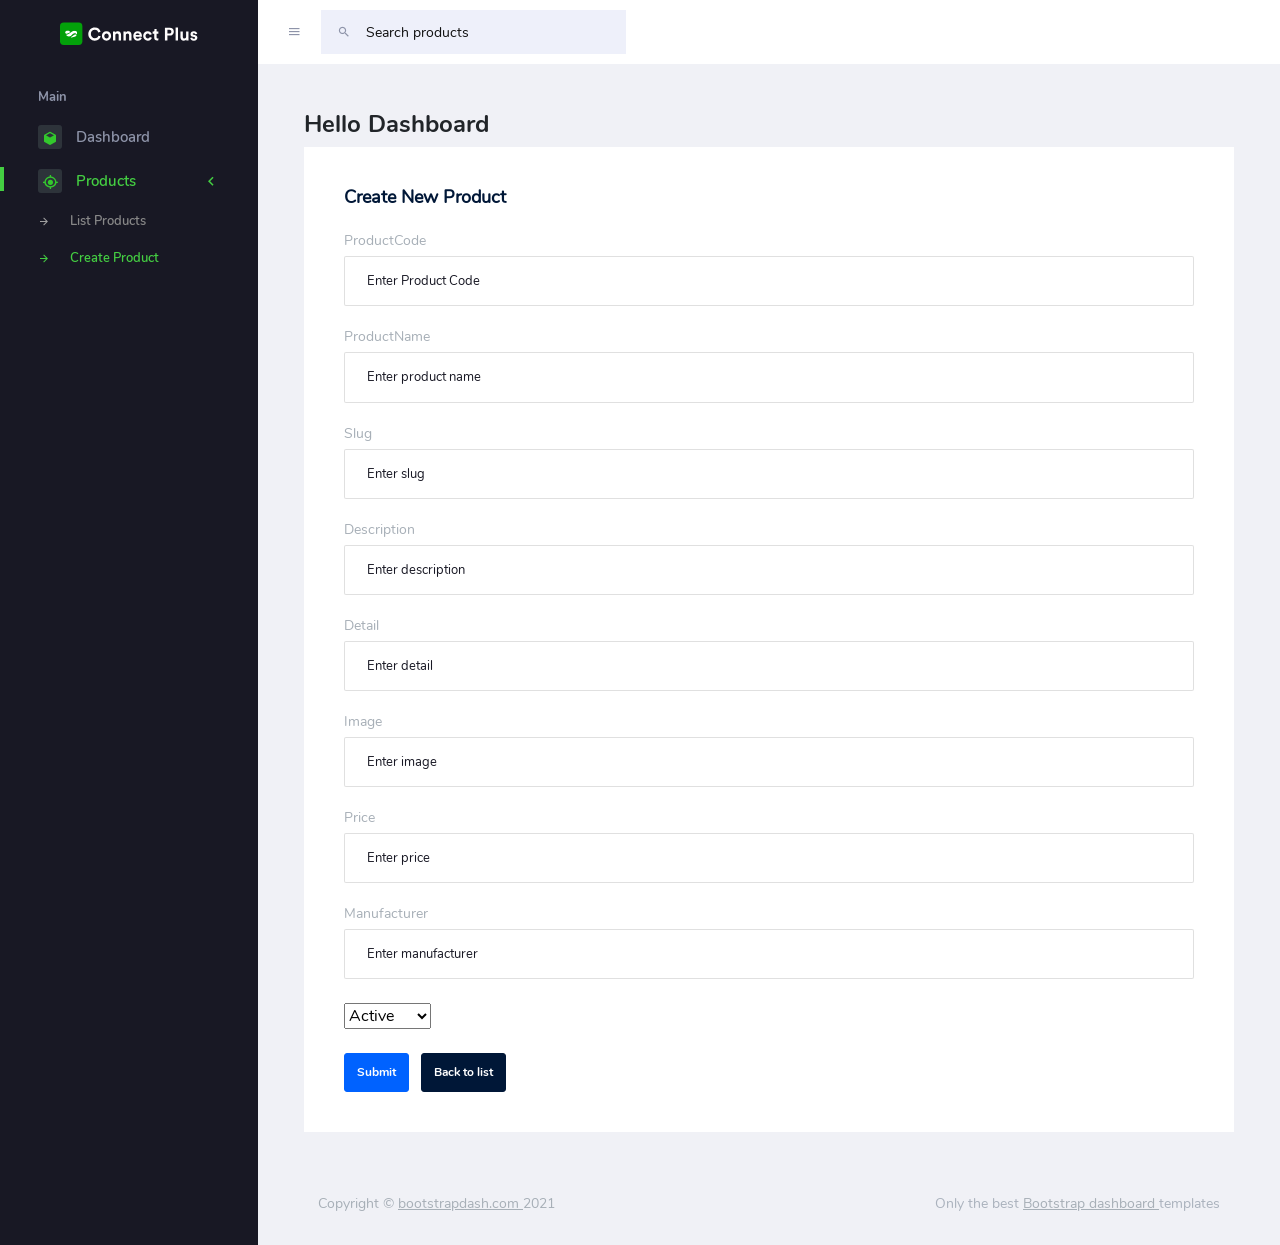
<file: template/form.html>
<!DOCTYPE html>
<html lang="en">
<head>
    <!-- Required meta tags -->
    <meta charset="utf-8">
    <meta name="viewport" content="width=device-width, initial-scale=1, shrink-to-fit=no">
    <title>Admin Product</title>
    <!-- plugins:css -->
    <link rel="stylesheet" href="assets/vendors/mdi/css/materialdesignicons.min.css">
    <link rel="stylesheet" href="assets/vendors/flag-icon-css/css/flag-icon.min.css">
    <link rel="stylesheet" href="assets/vendors/css/vendor.bundle.base.css">
    <!-- endinject -->
    <!-- Plugin css for this page -->
    <link rel="stylesheet" href="assets/vendors/font-awesome/css/font-awesome.min.css" />
    <link rel="stylesheet" href="assets/vendors/bootstrap-datepicker/bootstrap-datepicker.min.css">
    <!-- End plugin css for this page -->
    <!-- inject:css -->
    <!-- endinject -->
    <!-- Layout styles -->
    <link rel="stylesheet" href="assets/css/style.css">
    <!-- End layout styles -->
    <link rel="shortcut icon" href="assets/images/favicon.png" />
</head>
<body>
<div class="container-scroller">
    <!-- partial:partials/_navbar.html -->
    <nav class="navbar default-layout-navbar col-lg-12 col-12 p-0 fixed-top d-flex flex-row">
        <div class="text-center navbar-brand-wrapper d-flex align-items-center justify-content-center">
            <a class="navbar-brand brand-logo" href="index.html"><img src="assets/images/logo.svg" alt="logo" /></a>
            <a class="navbar-brand brand-logo-mini" href="index.html"><img src="assets/images/logo-mini.svg" alt="logo" /></a>
        </div>
        <div class="navbar-menu-wrapper d-flex align-items-stretch">
            <button class="navbar-toggler navbar-toggler align-self-center" type="button" data-toggle="minimize">
                <span class="mdi mdi-menu"></span>
            </button>
            <div class="search-field d-none d-xl-block">
                <form class="d-flex align-items-center h-100" action="#">
                    <div class="input-group">
                        <div class="input-group-prepend bg-transparent">
                            <i class="input-group-text border-0 mdi mdi-magnify"></i>
                        </div>
                        <input type="text" class="form-control bg-transparent border-0" placeholder="Search products">
                    </div>
                </form>
            </div>


        </div>
    </nav>
    <!-- partial -->
    <div class="container-fluid page-body-wrapper">
        <!-- partial:partials/_sidebar.html -->
        <nav class="sidebar sidebar-offcanvas" id="sidebar">
            <ul class="nav">
                <li class="nav-item nav-category">Main</li>
                <li class="nav-item">
                    <a class="nav-link" href="index.html">
                        <span class="icon-bg"><i class="mdi mdi-cube menu-icon"></i></span>
                        <span class="menu-title">Dashboard</span>
                    </a>
                </li>
                <li class="nav-item">
                    <a class="nav-link" data-bs-toggle="collapse" href="#ui-basic" aria-expanded="false" aria-controls="ui-basic">
                        <span class="icon-bg"><i class="mdi mdi-crosshairs-gps menu-icon"></i></span>
                        <span class="menu-title">Products</span>
                        <i class="menu-arrow"></i>
                    </a>
                    <div class="collapse" id="ui-basic">
                        <ul class="nav flex-column sub-menu">
                            <li class="nav-item"> <a class="nav-link" href="list.html">List Products</a></li>
                            <li class="nav-item"> <a class="nav-link" href="form.html">Create Product</a></li>
                        </ul>
                    </div>
                </li>


            </ul>
        </nav>
        <!-- partial -->
        <div class="main-panel">
            <div class="content-wrapper">
                <div class="d-xl-flex justify-content-between align-items-start">
                    <h2 class="text-dark font-weight-bold mb-2"> Hello Dashboard </h2>
                </div>
                <div class="row">
                    <div class="col-md-12 grid-margin stretch-card">
                        <div class="card">
                            <div class="card-body">
                                <h4 class="card-title">Create new Product</h4>

                                <form class="forms-sample" name="register-form">
                                    <div class="form-group">
                                        <label>ProductCode</label>
                                        <input type="text" class="form-control" name="productId" placeholder="Enter Product Code" required>
                                    </div>
                                    <div class="form-group">
                                        <label >ProductName</label>
                                        <input type="text" class="form-control" name="name" placeholder="Enter product name" required>
                                    </div>
                                    <div class="form-group">
                                        <label>Slug</label>
                                        <input type="text" class="form-control" name="slug" placeholder="Enter slug" required>
                                    </div>
                                    <div class="form-group">
                                        <label>Description</label>
                                        <input type="text" class="form-control" name="description" placeholder="Enter description" required>
                                    </div>
                                    <div class="form-group">
                                        <label>Detail</label>
                                        <input type="text" class="form-control" name="detail" placeholder="Enter detail" required>
                                    </div>
                                    <div class="form-group">
                                        <label>Image</label>
                                        <input type="text" class="form-control" name="image" placeholder="Enter image" required>
                                    </div>
                                    <div class="form-group">
                                        <label>Price</label>
                                        <input type="text" class="form-control" name="price" placeholder="Enter price" required>
                                    </div>
                                    <div class="form-group">
                                        <label>Manufacturer</label>
                                        <input type="text" class="form-control" name="manufacturer" placeholder="Enter manufacturer" required>
                                    </div>
                                    <div class="form-group">
                                        <select name="status" class="select-form-lg">
                                            <option value="1">Active</option>
                                            <option value="0">DeActive</option>
                                        </select>
                                    </div>

                                    <button name="btn-submit" type="submit" class="btn btn-primary me-2">Submit</button>

                                    <a href="list.html" class="btn btn-dark">Back to list</a>
                                </form>
                            </div>
                        </div>
                    </div>
                </div>
            </div>
            <!-- content-wrapper ends -->
            <!-- partial:partials/_footer.html -->
            <footer class="footer">
                <div class="footer-inner-wraper">
                    <div class="d-sm-flex justify-content-center justify-content-sm-between py-2">
                        <span class="text-muted text-center text-sm-left d-block d-sm-inline-block">Copyright © <a href="https://www.bootstrapdash.com/" target="_blank">bootstrapdash.com </a>2021</span>
                        <span class="float-none float-sm-right d-block mt-1 mt-sm-0 text-center">Only the best <a href="https://www.bootstrapdash.com/" target="_blank"> Bootstrap dashboard </a> templates</span>
                    </div>
                </div>
            </footer>
            <!-- partial -->
        </div>
        <!-- main-panel ends -->
    </div>
    <!-- page-body-wrapper ends -->
</div>
<!-- container-scroller -->

<!-- plugins:js -->
<script src="assets/vendors/js/vendor.bundle.base.js"></script>
<!-- endinject -->
<!-- Plugin js for this page -->
<script src="assets/vendors/chart.js/Chart.min.js"></script>
<script src="assets/vendors/jquery-circle-progress/js/circle-progress.min.js"></script>
<script src="assets/js/jquery.cookie.js" type="text/javascript"></script>
<!-- End plugin js for this page -->
<!-- inject:js -->
<script src="assets/js/off-canvas.js"></script>
<script src="assets/js/hoverable-collapse.js"></script>
<script src="assets/js/misc.js"></script>
<!-- endinject -->
<!-- Custom js for this page -->
<script src="assets/js/dashboard.js"></script>
<!-- End custom js for this page -->
<script>
    document.addEventListener('DOMContentLoaded', function(){
        handleSubmit();
    })
    function handleSubmit(){
        var btnSubmit = document.forms['register-form']['btn-submit'];
        var txtProductCode = document.forms['register-form']['productId'];
        var txtProductName = document.forms['register-form']['name'];
        var txtSlug = document.forms['register-form']['slug'];
        var txtDescription = document.forms['register-form']['description'];
        var txtDetail = document.forms['register-form']['detail'];
        var txtPrice = document.forms['register-form']['price'];
        var txtImage = document.forms['register-form']['image'];
        var txtManufacturer = document.forms['register-form']['manufacturer'];
        var txtStatus = document.forms['register-form']['status'];
        if (btnSubmit) {
            btnSubmit.onclick = function(event) {
                event.preventDefault();
                const productId = txtProductCode.value;
                const name = txtProductName.value;
                const slug = txtSlug.value;
                const description = txtDescription.value;
                const detail = txtDetail.value;
                const price = txtPrice.value;
                const image = txtImage.value;
                const manufacturer = txtManufacturer.value;
                var status = txtStatus.value;
                const obj = {
                    'productId': productId,
                    'name': name,
                    'slug': slug,
                    'description': description,
                    'detail': detail,
                    'price': price,
                    'image': image,
                    'manufacturer': manufacturer,
                    'status': status
                };
                console.log(obj)
                var dataToSend = JSON.stringify(obj);
                var xmlHttpRequest = new XMLHttpRequest();
                xmlHttpRequest.onreadystatechange = function () {
                    if (xmlHttpRequest.readyState == 4 && xmlHttpRequest.status == 200) {
                        alert('Create new success!');
                        window.location.href = 'list.html';
                    }
                }
                xmlHttpRequest.open('POST', 'https://product-clothes-sprot.herokuapp.com/api/v1/products', false);
                xmlHttpRequest.setRequestHeader('Content-Type', 'application/json');
                xmlHttpRequest.send(dataToSend);
            }
        }
    }
</script>
</body>
</html>
</file>
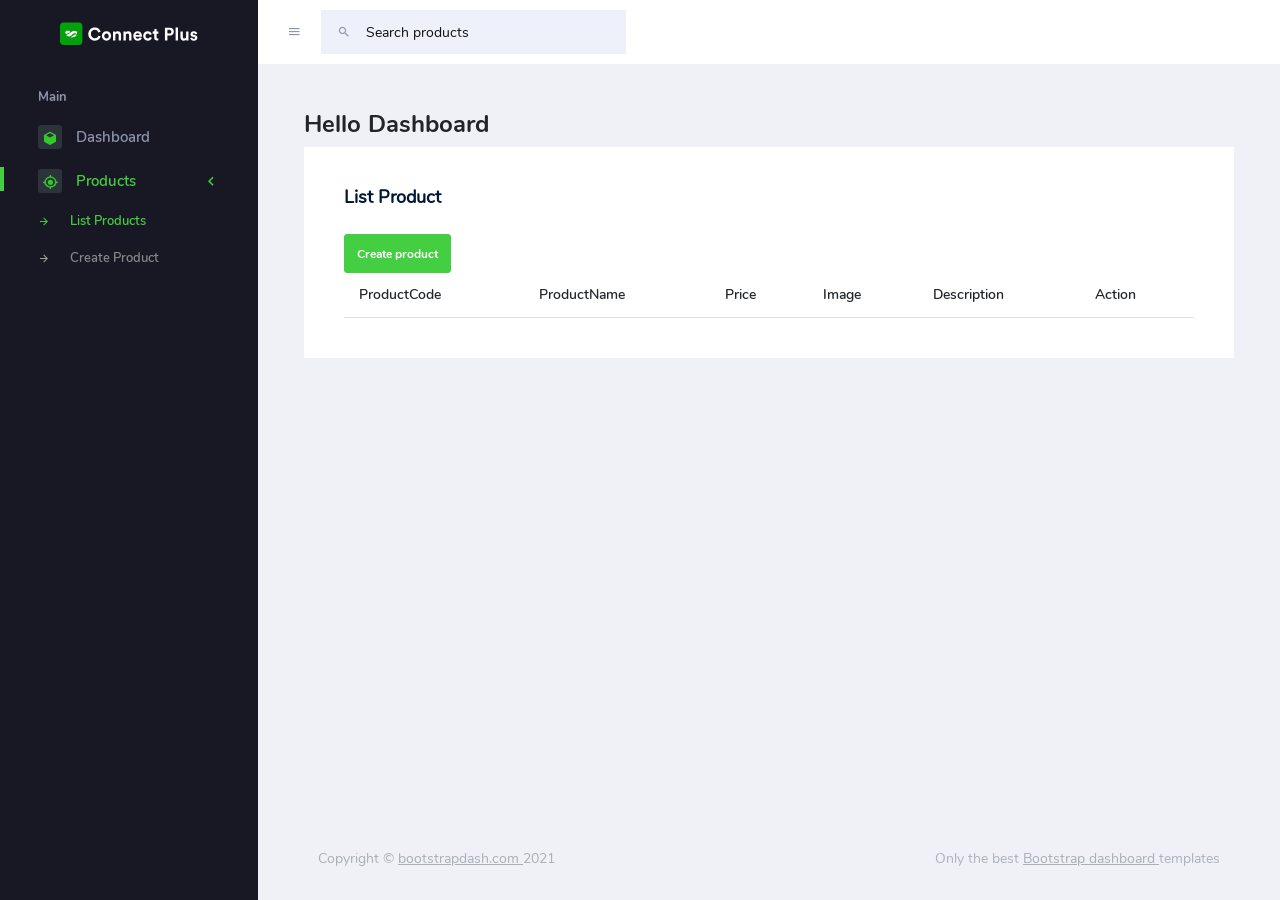
<file: template/list.html>
<!DOCTYPE html>
<html lang="en">
<head>
    <!-- Required meta tags -->
    <meta charset="utf-8">
    <meta name="viewport" content="width=device-width, initial-scale=1, shrink-to-fit=no">
    <title>Admin Product</title>
    <!-- plugins:css -->
    <link rel="stylesheet" href="assets/vendors/mdi/css/materialdesignicons.min.css">
    <link rel="stylesheet" href="assets/vendors/flag-icon-css/css/flag-icon.min.css">
    <link rel="stylesheet" href="assets/vendors/css/vendor.bundle.base.css">
    <!-- endinject -->
    <!-- Plugin css for this page -->
    <link rel="stylesheet" href="assets/vendors/font-awesome/css/font-awesome.min.css" />
    <link rel="stylesheet" href="assets/vendors/bootstrap-datepicker/bootstrap-datepicker.min.css">
    <!-- End plugin css for this page -->
    <!-- inject:css -->
    <!-- endinject -->
    <!-- Layout styles -->
    <link rel="stylesheet" href="assets/css/style.css">
    <!-- End layout styles -->
    <link rel="shortcut icon" href="assets/images/favicon.png" />
    <script>
        document.addEventListener('DOMContentLoaded', function (){
            loadData();
            handleDeleteClick();
            getParametterUrl();
        })
        function getParametterUrl(parameterName){
            var url_string = window.location.href
            var url = new URL(url_string);
            return url.searchParams.get(parameterName);
        }
        function handleDeleteClick() {
            var listBtnDelete = document.querySelectorAll('.btn-delete');
            for (let i = 0; i < listBtnDelete.length; i++) {
                const element = listBtnDelete[i];
                element.onClick = function(e) {
                    e.preventDefault();
                    if(confirm('Are you sure?')){
                        var id = this.getAttribute('data-id');
                        handleDeleteById(id);
                    }
                }
            }
            console.log("SUCCESS DELETE")
        }
        function handleDeleteById(id){
            var xmlHttpRequest = new XMLHttpRequest();
            xmlHttpRequest.onreadystatechange = function () {
                if (xmlHttpRequest.readyState == 4 && xmlHttpRequest.status == 200){
                    alert('Action success');
                    window.location.reload();
                }
            }
            xmlHttpRequest.open('DELETE',`https://product-clothes-sprot.herokuapp.com/api/v1/products/${id}`, false);
            console.log(xmlHttpRequest);
            xmlHttpRequest.send();
        }
        function loadData(){
            var xmlHttpRequest = new XMLHttpRequest();
            xmlHttpRequest.onreadystatechange = function(){
                if(xmlHttpRequest.readyState == 4 && xmlHttpRequest.status == 200){

                    var contentText = '';
                    var jsonResult = JSON.parse(xmlHttpRequest.responseText);
                    for (let i = 0; i < jsonResult.length; i++) {
                        const element = jsonResult[i];
                        contentText += `<tr>
                           <td>${element.productId}</td>
                           <td>${element.name}</td>
                           <td>$ ${element.price}</td>
                           <td><img src="${element.image}" class="img-fluid" style="border-radius: 0;width: 200px;height: 150px" alt="anh dep"/></td>
                           <td>${element.description}</td>
                           <td>
                           <a href="/template/detail.html/?id=${element.productId}"><i class="mdi mdi-account-search" style="font-size: 20px;"></i></a>
                           <a href="/template/edit.html/?id=${element.productId}"><i class="mdi mdi-lead-pencil" style="font-size: 20px;"></i></a>
                           <a class="btn-delete" href="" data-id="${element.productId}"><i class="mdi mdi-delete" style="font-size: 20px;"></i></a>
                  </td>
</tr>`
                    }
                    var listProduct = document.getElementById('main-content');
                    if(listProduct !== undefined){
                        listProduct.innerHTML = contentText;
                    }
                }
            }
            xmlHttpRequest.open('GET','https://product-clothes-sprot.herokuapp.com/api/v1/products', false);
            xmlHttpRequest.send();
        }
    </script>
</head>
<body>
<div class="container-scroller">
    <!-- partial:partials/_navbar.html -->
    <nav class="navbar default-layout-navbar col-lg-12 col-12 p-0 fixed-top d-flex flex-row">
        <div class="text-center navbar-brand-wrapper d-flex align-items-center justify-content-center">
            <a class="navbar-brand brand-logo" href="index.html"><img src="assets/images/logo.svg" alt="logo" /></a>
            <a class="navbar-brand brand-logo-mini" href="index.html"><img src="assets/images/logo-mini.svg" alt="logo" /></a>
        </div>
        <div class="navbar-menu-wrapper d-flex align-items-stretch">
            <button class="navbar-toggler navbar-toggler align-self-center" type="button" data-toggle="minimize">
                <span class="mdi mdi-menu"></span>
            </button>
            <div class="search-field d-none d-xl-block">
                <form class="d-flex align-items-center h-100" action="#">
                    <div class="input-group">
                        <div class="input-group-prepend bg-transparent">
                            <i class="input-group-text border-0 mdi mdi-magnify"></i>
                        </div>
                        <input type="text" class="form-control bg-transparent border-0" placeholder="Search products">
                    </div>
                </form>
            </div>


        </div>
    </nav>
    <!-- partial -->
    <div class="container-fluid page-body-wrapper">
        <!-- partial:partials/_sidebar.html -->
        <nav class="sidebar sidebar-offcanvas" id="sidebar">
            <ul class="nav">
                <li class="nav-item nav-category">Main</li>
                <li class="nav-item">
                    <a class="nav-link" href="index.html">
                        <span class="icon-bg"><i class="mdi mdi-cube menu-icon"></i></span>
                        <span class="menu-title">Dashboard</span>
                    </a>
                </li>
                <li class="nav-item">
                    <a class="nav-link" data-bs-toggle="collapse" href="#ui-basic" aria-expanded="false" aria-controls="ui-basic">
                        <span class="icon-bg"><i class="mdi mdi-crosshairs-gps menu-icon"></i></span>
                        <span class="menu-title">Products</span>
                        <i class="menu-arrow"></i>
                    </a>
                    <div class="collapse" id="ui-basic">
                        <ul class="nav flex-column sub-menu">
                            <li class="nav-item"> <a class="nav-link" href="list.html">List Products</a></li>
                            <li class="nav-item"> <a class="nav-link" href="form.html">Create Product</a></li>
                        </ul>
                    </div>
                </li>


            </ul>
        </nav>

        <!-- partial -->
        <div class="main-panel">
            <div class="content-wrapper">
                <div class="d-xl-flex justify-content-between align-items-start">
                    <h2 class="text-dark font-weight-bold mb-2"> Hello Dashboard </h2>
                </div>
                <div class="row">
                    <div class="col-lg-12 grid-margin stretch-card">
                        <div class="card">
                            <div class="card-body">
                                <h4 class="card-title">List Product</h4>
                                <a href="form.html" class="btn btn-success">Create product</a>
                                <table class="table table-hover">
                                    <thead>
                                    <tr>
                                        <th>ProductCode</th>
                                        <th>ProductName</th>
                                        <th>Price</th>
                                        <th>Image</th>
                                        <th>Description</th>
                                        <th>Action</th>
                                    </tr>
                                    </thead>
                                    <tbody id="main-content">
                                    <tr>

                                    </tr>
                                    </tbody>
                                </table>
                            </div>
                        </div>
                    </div>
                </div>
            </div>
            <!-- content-wrapper ends -->
            <!-- partial:partials/_footer.html -->
            <footer class="footer">
                <div class="footer-inner-wraper">
                    <div class="d-sm-flex justify-content-center justify-content-sm-between py-2">
                        <span class="text-muted text-center text-sm-left d-block d-sm-inline-block">Copyright © <a href="https://www.bootstrapdash.com/" target="_blank">bootstrapdash.com </a>2021</span>
                        <span class="float-none float-sm-right d-block mt-1 mt-sm-0 text-center">Only the best <a href="https://www.bootstrapdash.com/" target="_blank"> Bootstrap dashboard </a> templates</span>
                    </div>
                </div>
            </footer>
            <!-- partial -->
        </div>
        <!-- main-panel ends -->


    </div>
    <!-- page-body-wrapper ends -->
</div>
<!-- container-scroller -->

<!-- plugins:js -->
<script src="assets/vendors/js/vendor.bundle.base.js"></script>
<!-- endinject -->
<!-- Plugin js for this page -->
<script src="assets/vendors/chart.js/Chart.min.js"></script>
<script src="assets/vendors/jquery-circle-progress/js/circle-progress.min.js"></script>
<script src="assets/js/jquery.cookie.js" type="text/javascript"></script>
<!-- End plugin js for this page -->
<!-- inject:js -->
<script src="assets/js/off-canvas.js"></script>
<script src="assets/js/hoverable-collapse.js"></script>
<script src="assets/js/misc.js"></script>
<!-- endinject -->
<!-- Custom js for this page -->
<script src="assets/js/dashboard.js"></script>
<!-- End custom js for this page -->
<!--<script>-->
<!--    document.addEventListener('DOMContentLoaded', function (){-->
<!--        loadData();-->
<!--        handleDeleteClick();-->
<!--        getParametterUrl();-->
<!--    })-->
<!--    function getParametterUrl(parameterName){-->
<!--        var url_string = window.location.href-->
<!--        var url = new URL(url_string);-->
<!--        return url.searchParams.get(parameterName);-->
<!--    }-->
<!--    function handleDeleteClick() {-->
<!--        var listBtnDelete = document.querySelectorAll('.btn-delete');-->
<!--        for (let i = 0; i < listBtnDelete.length; i++) {-->
<!--            const element = listBtnDelete[i];-->
<!--            element.onClick = function(e) {-->
<!--                e.preventDefault();-->
<!--                if(confirm('Are you sure?')){-->
<!--                    var id = this.getAttribute('data-id');-->
<!--                    handleDeleteById(id);-->
<!--                }-->
<!--            }-->
<!--        }-->
<!--    }-->
<!--    function handleDeleteById(id){-->
<!--        var xmlHttpRequest = new XMLHttpRequest();-->
<!--        xmlHttpRequest.onreadystatechange = function () {-->
<!--            if (xmlHttpRequest.readyState == 4 && xmlHttpRequest.status == 200){-->
<!--                alert('Action success');-->
<!--                window.location.reload();-->
<!--            }-->
<!--        }-->
<!--        xmlHttpRequest.open('DELETE',`https://product-clothes-sprot.herokuapp.com/api/v1/products/${id}`, false);-->
<!--        xmlHttpRequest.send();-->
<!--    }-->
<!--    function loadData(){-->
<!--        var xmlHttpRequest = new XMLHttpRequest();-->
<!--        xmlHttpRequest.onreadystatechange = function(){-->
<!--            if(xmlHttpRequest.readyState == 4 && xmlHttpRequest.status == 200){-->

<!--                var contentText = '';-->
<!--                var jsonResult = JSON.parse(xmlHttpRequest.responseText);-->
<!--                for (let i = 0; i < jsonResult.length; i++) {-->
<!--                    const element = jsonResult[i];-->
<!--                    contentText += `<tr>-->
<!--                           <td>${element.productId}</td>-->
<!--                           <td>${element.name}</td>-->
<!--                           <td>$ ${element.price}</td>-->
<!--                           <td><img src="${element.image}" class="img-fluid" style="border-radius: 0;width: 200px;height: 150px" alt="anh dep"/></td>-->
<!--                           <td>${element.description}</td>-->
<!--                           <td>-->
<!--                           <a href="/template/detail.html/?id=${element.productId}"><i class="mdi mdi-account-search" style="font-size: 20px;"></i></a>-->
<!--                           <a href="/template/edit.html/?id=${element.productId}"><i class="mdi mdi-lead-pencil" style="font-size: 20px;"></i></a>-->
<!--                           <a class="btn-delete" href="delete.html/id=?${element.productId}" data-id="${element.productId}"><i class="mdi mdi-delete btn-delete" style="font-size: 20px;"></i></a>-->
<!--                  </td>-->
<!--</tr>`-->
<!--                }-->
<!--                var listProduct = document.getElementById('main-content');-->
<!--                if(listProduct !== undefined){-->
<!--                    listProduct.innerHTML = contentText;-->
<!--                }-->
<!--            }-->
<!--        }-->
<!--        xmlHttpRequest.open('GET','https://product-clothes-sprot.herokuapp.com/api/v1/products', false);-->
<!--        xmlHttpRequest.send();-->

<!--    }-->
<!--</script>-->
</body>
</html>
</file>
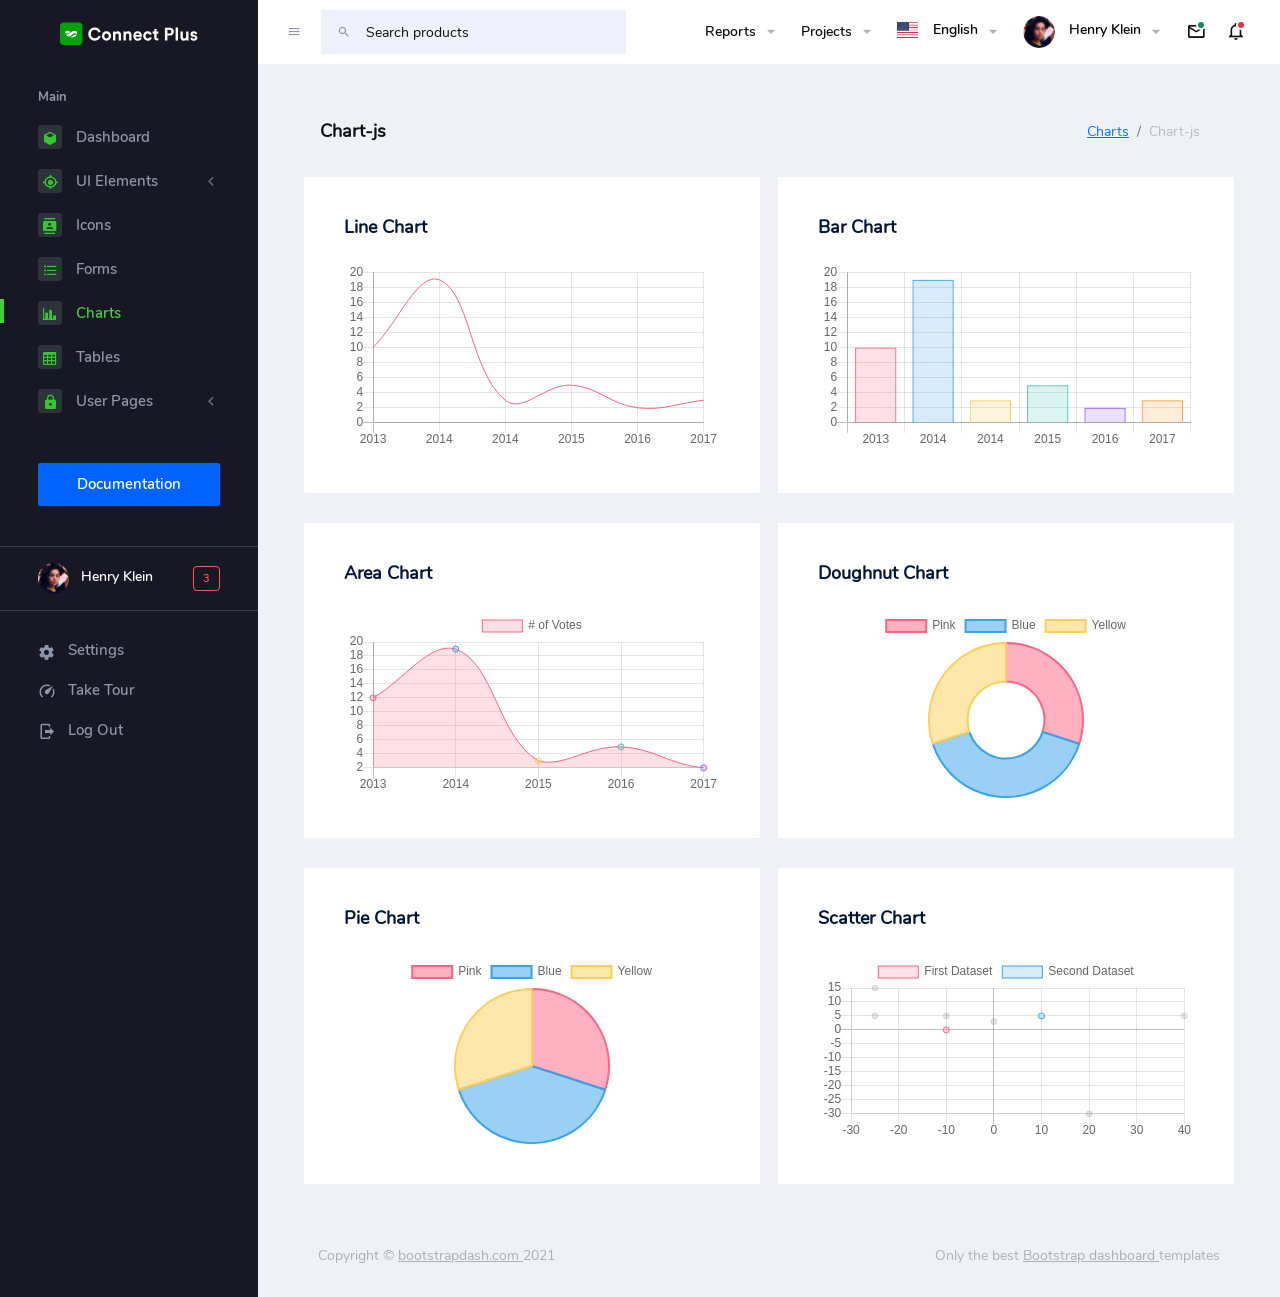
<file: template/pages/charts/chartjs.html>
<!DOCTYPE html>
<html lang="en">
  <head>
    <!-- Required meta tags -->
    <meta charset="utf-8">
    <meta name="viewport" content="width=device-width, initial-scale=1, shrink-to-fit=no">
    <title>Connect Plus</title>
    <!-- plugins:css -->
    <link rel="stylesheet" href="../../assets/vendors/mdi/css/materialdesignicons.min.css">
    <link rel="stylesheet" href="../../assets/vendors/flag-icon-css/css/flag-icon.min.css">
    <link rel="stylesheet" href="../../assets/vendors/css/vendor.bundle.base.css">
    <!-- endinject -->
    <!-- Plugin css for this page -->
    <!-- End Plugin css for this page -->
    <!-- inject:css -->
    <!-- endinject -->
    <!-- Layout styles -->
    <link rel="stylesheet" href="../../assets/css/style.css">
    <!-- End layout styles -->
    <link rel="shortcut icon" href="../../assets/images/favicon.png" />
  </head>
  <body>
    <div class="container-scroller">
      <!-- partial:../../partials/_navbar.html -->
      <nav class="navbar default-layout-navbar col-lg-12 col-12 p-0 fixed-top d-flex flex-row">
        <div class="text-center navbar-brand-wrapper d-flex align-items-center justify-content-center">
          <a class="navbar-brand brand-logo" href="../../index.html"><img src="../../assets/images/logo.svg" alt="logo" /></a>
          <a class="navbar-brand brand-logo-mini" href="../../index.html"><img src="../../assets/images/logo-mini.svg" alt="logo" /></a>
        </div>
        <div class="navbar-menu-wrapper d-flex align-items-stretch">
          <button class="navbar-toggler navbar-toggler align-self-center" type="button" data-toggle="minimize">
            <span class="mdi mdi-menu"></span>
          </button>
          <div class="search-field d-none d-xl-block">
            <form class="d-flex align-items-center h-100" action="#">
              <div class="input-group">
                <div class="input-group-prepend bg-transparent">
                  <i class="input-group-text border-0 mdi mdi-magnify"></i>
                </div>
                <input type="text" class="form-control bg-transparent border-0" placeholder="Search products">
              </div>
            </form>
          </div>
          <ul class="navbar-nav navbar-nav-right">
            <li class="nav-item  dropdown d-none d-md-block">
              <a class="nav-link dropdown-toggle" id="reportDropdown" href="#" data-bs-toggle="dropdown" aria-expanded="false"> Reports </a>
              <div class="dropdown-menu navbar-dropdown" aria-labelledby="reportDropdown">
                <a class="dropdown-item" href="#">
                  <i class="mdi mdi-file-pdf me-2"></i>PDF </a>
                <div class="dropdown-divider"></div>
                <a class="dropdown-item" href="#">
                  <i class="mdi mdi-file-excel me-2"></i>Excel </a>
                <div class="dropdown-divider"></div>
                <a class="dropdown-item" href="#">
                  <i class="mdi mdi-file-word me-2"></i>doc </a>
              </div>
            </li>
            <li class="nav-item  dropdown d-none d-md-block">
              <a class="nav-link dropdown-toggle" id="projectDropdown" href="#" data-bs-toggle="dropdown" aria-expanded="false"> Projects </a>
              <div class="dropdown-menu navbar-dropdown" aria-labelledby="projectDropdown">
                <a class="dropdown-item" href="#">
                  <i class="mdi mdi-eye-outline me-2"></i>View Project </a>
                <div class="dropdown-divider"></div>
                <a class="dropdown-item" href="#">
                  <i class="mdi mdi-pencil-outline me-2"></i>Edit Project </a>
              </div>
            </li>
            <li class="nav-item nav-language dropdown d-none d-md-block">
              <a class="nav-link dropdown-toggle" id="languageDropdown" href="#" data-bs-toggle="dropdown" aria-expanded="false">
                <div class="nav-language-icon">
                  <i class="flag-icon flag-icon-us" title="us" id="us"></i>
                </div>
                <div class="nav-language-text">
                  <p class="mb-1 text-black">English</p>
                </div>
              </a>
              <div class="dropdown-menu navbar-dropdown" aria-labelledby="languageDropdown">
                <a class="dropdown-item" href="#">
                  <div class="nav-language-icon me-2">
                    <i class="flag-icon flag-icon-ae" title="ae" id="ae"></i>
                  </div>
                  <div class="nav-language-text">
                    <p class="mb-1 text-black">Arabic</p>
                  </div>
                </a>
                <div class="dropdown-divider"></div>
                <a class="dropdown-item" href="#">
                  <div class="nav-language-icon me-2">
                    <i class="flag-icon flag-icon-gb" title="GB" id="gb"></i>
                  </div>
                  <div class="nav-language-text">
                    <p class="mb-1 text-black">English</p>
                  </div>
                </a>
              </div>
            </li>
            <li class="nav-item nav-profile dropdown">
              <a class="nav-link dropdown-toggle" id="profileDropdown" href="#" data-bs-toggle="dropdown" aria-expanded="false">
                <div class="nav-profile-img">
                  <img src="../../assets/images/faces/face28.png" alt="image">
                </div>
                <div class="nav-profile-text">
                  <p class="mb-1 text-black">Henry Klein</p>
                </div>
              </a>
              <div class="dropdown-menu navbar-dropdown dropdown-menu-right p-0 border-0 font-size-sm" aria-labelledby="profileDropdown" data-x-placement="bottom-end">
                <div class="p-3 text-center bg-primary">
                  <img class="img-avatar img-avatar48 img-avatar-thumb" src="../../assets/images/faces/face28.png" alt="">
                </div>
                <div class="p-2">
                  <h5 class="dropdown-header text-uppercase ps-2 text-dark">User Options</h5>
                  <a class="dropdown-item py-1 d-flex align-items-center justify-content-between" href="#">
                    <span>Inbox</span>
                    <span class="p-0">
                      <span class="badge badge-primary">3</span>
                      <i class="mdi mdi-email-open-outline ms-1"></i>
                    </span>
                  </a>
                  <a class="dropdown-item py-1 d-flex align-items-center justify-content-between" href="#">
                    <span>Profile</span>
                    <span class="p-0">
                      <span class="badge badge-success">1</span>
                      <i class="mdi mdi-account-outline ms-1"></i>
                    </span>
                  </a>
                  <a class="dropdown-item py-1 d-flex align-items-center justify-content-between" href="javascript:void(0)">
                    <span>Settings</span>
                    <i class="mdi mdi-settings"></i>
                  </a>
                  <div role="separator" class="dropdown-divider"></div>
                  <h5 class="dropdown-header text-uppercase  ps-2 text-dark mt-2">Actions</h5>
                  <a class="dropdown-item py-1 d-flex align-items-center justify-content-between" href="#">
                    <span>Lock Account</span>
                    <i class="mdi mdi-lock ms-1"></i>
                  </a>
                  <a class="dropdown-item py-1 d-flex align-items-center justify-content-between" href="#">
                    <span>Log Out</span>
                    <i class="mdi mdi-logout ms-1"></i>
                  </a>
                </div>
              </div>
            </li>
            <li class="nav-item dropdown">
              <a class="nav-link count-indicator dropdown-toggle" id="messageDropdown" href="#" data-bs-toggle="dropdown" aria-expanded="false">
                <i class="mdi mdi-email-outline"></i>
                <span class="count-symbol bg-success"></span>
              </a>
              <div class="dropdown-menu dropdown-menu-end navbar-dropdown preview-list" aria-labelledby="messageDropdown">
                <h6 class="p-3 mb-0 bg-primary text-white py-4">Messages</h6>
                <div class="dropdown-divider"></div>
                <a class="dropdown-item preview-item">
                  <div class="preview-thumbnail">
                    <img src="../../assets/images/faces/face4.jpg" alt="image" class="profile-pic">
                  </div>
                  <div class="preview-item-content d-flex align-items-start flex-column justify-content-center">
                    <h6 class="preview-subject ellipsis mb-1 font-weight-normal">Mark send you a message</h6>
                    <p class="text-gray mb-0"> 1 Minutes ago </p>
                  </div>
                </a>
                <div class="dropdown-divider"></div>
                <a class="dropdown-item preview-item">
                  <div class="preview-thumbnail">
                    <img src="../../assets/images/faces/face2.jpg" alt="image" class="profile-pic">
                  </div>
                  <div class="preview-item-content d-flex align-items-start flex-column justify-content-center">
                    <h6 class="preview-subject ellipsis mb-1 font-weight-normal">Cregh send you a message</h6>
                    <p class="text-gray mb-0"> 15 Minutes ago </p>
                  </div>
                </a>
                <div class="dropdown-divider"></div>
                <a class="dropdown-item preview-item">
                  <div class="preview-thumbnail">
                    <img src="../../assets/images/faces/face3.jpg" alt="image" class="profile-pic">
                  </div>
                  <div class="preview-item-content d-flex align-items-start flex-column justify-content-center">
                    <h6 class="preview-subject ellipsis mb-1 font-weight-normal">Profile picture updated</h6>
                    <p class="text-gray mb-0"> 18 Minutes ago </p>
                  </div>
                </a>
                <div class="dropdown-divider"></div>
                <h6 class="p-3 mb-0 text-center">4 new messages</h6>
              </div>
            </li>
            <li class="nav-item dropdown">
              <a class="nav-link count-indicator dropdown-toggle" id="notificationDropdown" href="#" data-bs-toggle="dropdown">
                <i class="mdi mdi-bell-outline"></i>
                <span class="count-symbol bg-danger"></span>
              </a>
              <div class="dropdown-menu dropdown-menu-end navbar-dropdown preview-list" aria-labelledby="notificationDropdown">
                <h6 class="p-3 mb-0 bg-primary text-white py-4">Notifications</h6>
                <div class="dropdown-divider"></div>
                <a class="dropdown-item preview-item">
                  <div class="preview-thumbnail">
                    <div class="preview-icon bg-success">
                      <i class="mdi mdi-calendar"></i>
                    </div>
                  </div>
                  <div class="preview-item-content d-flex align-items-start flex-column justify-content-center">
                    <h6 class="preview-subject font-weight-normal mb-1">Event today</h6>
                    <p class="text-gray ellipsis mb-0"> Just a reminder that you have an event today </p>
                  </div>
                </a>
                <div class="dropdown-divider"></div>
                <a class="dropdown-item preview-item">
                  <div class="preview-thumbnail">
                    <div class="preview-icon bg-warning">
                      <i class="mdi mdi-settings"></i>
                    </div>
                  </div>
                  <div class="preview-item-content d-flex align-items-start flex-column justify-content-center">
                    <h6 class="preview-subject font-weight-normal mb-1">Settings</h6>
                    <p class="text-gray ellipsis mb-0"> Update dashboard </p>
                  </div>
                </a>
                <div class="dropdown-divider"></div>
                <a class="dropdown-item preview-item">
                  <div class="preview-thumbnail">
                    <div class="preview-icon bg-info">
                      <i class="mdi mdi-link-variant"></i>
                    </div>
                  </div>
                  <div class="preview-item-content d-flex align-items-start flex-column justify-content-center">
                    <h6 class="preview-subject font-weight-normal mb-1">Launch Admin</h6>
                    <p class="text-gray ellipsis mb-0"> New admin wow! </p>
                  </div>
                </a>
                <div class="dropdown-divider"></div>
                <h6 class="p-3 mb-0 text-center">See all notifications</h6>
              </div>
            </li>
          </ul>
          <button class="navbar-toggler navbar-toggler-right d-lg-none align-self-center" type="button" data-toggle="offcanvas">
            <span class="mdi mdi-menu"></span>
          </button>
        </div>
      </nav>
      <!-- partial -->
      <div class="container-fluid page-body-wrapper">
        <!-- partial:../../partials/_sidebar.html -->
        <nav class="sidebar sidebar-offcanvas" id="sidebar">
          <ul class="nav">
            <li class="nav-item nav-category">Main</li>
            <li class="nav-item">
              <a class="nav-link" href="../../index.html">
                <span class="icon-bg"><i class="mdi mdi-cube menu-icon"></i></span>
                <span class="menu-title">Dashboard</span>
              </a>
            </li>
            <li class="nav-item">
              <a class="nav-link" data-bs-toggle="collapse" href="#ui-basic" aria-expanded="false" aria-controls="ui-basic">
                <span class="icon-bg"><i class="mdi mdi-crosshairs-gps menu-icon"></i></span>
                <span class="menu-title">UI Elements</span>
                <i class="menu-arrow"></i>
              </a>
              <div class="collapse" id="ui-basic">
                <ul class="nav flex-column sub-menu">
                  <li class="nav-item"> <a class="nav-link" href="../../pages/ui-features/buttons.html">Buttons</a></li>
                  <li class="nav-item"> <a class="nav-link" href="../../pages/ui-features/dropdowns.html">Dropdowns</a></li>
                  <li class="nav-item"> <a class="nav-link" href="../../pages/ui-features/typography.html">Typography</a></li>
                </ul>
              </div>
            </li>
            <li class="nav-item">
              <a class="nav-link" href="../../pages/icons/mdi.html">
                <span class="icon-bg"><i class="mdi mdi-contacts menu-icon"></i></span>
                <span class="menu-title">Icons</span>
              </a>
            </li>
            <li class="nav-item">
              <a class="nav-link" href="../../pages/forms/basic_elements.html">
                <span class="icon-bg"><i class="mdi mdi-format-list-bulleted menu-icon"></i></span>
                <span class="menu-title">Forms</span>
              </a>
            </li>
            <li class="nav-item">
              <a class="nav-link" href="../../pages/charts/chartjs.html">
                <span class="icon-bg"><i class="mdi mdi-chart-bar menu-icon"></i></span>
                <span class="menu-title">Charts</span>
              </a>
            </li>
            <li class="nav-item">
              <a class="nav-link" href="../../pages/tables/basic-table.html">
                <span class="icon-bg"><i class="mdi mdi-table-large menu-icon"></i></span>
                <span class="menu-title">Tables</span>
              </a>
            </li>
            <li class="nav-item">
              <a class="nav-link" data-bs-toggle="collapse" href="#auth" aria-expanded="false" aria-controls="auth">
                <span class="icon-bg"><i class="mdi mdi-lock menu-icon"></i></span>
                <span class="menu-title">User Pages</span>
                <i class="menu-arrow"></i>
              </a>
              <div class="collapse" id="auth">
                <ul class="nav flex-column sub-menu">
                  <li class="nav-item"> <a class="nav-link" href="../../pages/samples/blank-page.html"> Blank Page </a></li>
                  <li class="nav-item"> <a class="nav-link" href="../../pages/samples/login.html"> Login </a></li>
                  <li class="nav-item"> <a class="nav-link" href="../../pages/samples/register.html"> Register </a></li>
                  <li class="nav-item"> <a class="nav-link" href="../../pages/samples/error-404.html"> 404 </a></li>
                  <li class="nav-item"> <a class="nav-link" href="../../pages/samples/error-500.html"> 500 </a></li>
                </ul>
              </div>
            </li>
            <li class="nav-item documentation-link">
              <a class="nav-link" href="http://www.bootstrapdash.com/demo/connect-plus-free/jquery/documentation/documentation.html" target="_blank">
                <span class="icon-bg">
                  <i class="mdi mdi-file-document-box menu-icon"></i>
                </span>
                <span class="menu-title">Documentation</span>
              </a>
            </li>
            <li class="nav-item sidebar-user-actions">
              <div class="user-details">
                <div class="d-flex justify-content-between align-items-center">
                  <div>
                    <div class="d-flex align-items-center">
                      <div class="sidebar-profile-img">
                        <img src="../../assets/images/faces/face28.png" alt="image">
                      </div>
                      <div class="sidebar-profile-text">
                        <p class="mb-1">Henry Klein</p>
                      </div>
                    </div>
                  </div>
                  <div class="badge badge-danger">3</div>
                </div>
              </div>
            </li>
            <li class="nav-item sidebar-user-actions">
              <div class="sidebar-user-menu">
                <a href="#" class="nav-link"><i class="mdi mdi-settings menu-icon"></i>
                  <span class="menu-title">Settings</span>
                </a>
              </div>
            </li>
            <li class="nav-item sidebar-user-actions">
              <div class="sidebar-user-menu">
                <a href="#" class="nav-link"><i class="mdi mdi-speedometer menu-icon"></i>
                  <span class="menu-title">Take Tour</span></a>
              </div>
            </li>
            <li class="nav-item sidebar-user-actions">
              <div class="sidebar-user-menu">
                <a href="#" class="nav-link"><i class="mdi mdi-logout menu-icon"></i>
                  <span class="menu-title">Log Out</span></a>
              </div>
            </li>
          </ul>
        </nav>
        <!-- partial -->
        <div class="main-panel">
          <div class="content-wrapper">
            <div class="page-header">
              <h3 class="page-title"> Chart-js </h3>
              <nav aria-label="breadcrumb">
                <ol class="breadcrumb">
                  <li class="breadcrumb-item"><a href="#">Charts</a></li>
                  <li class="breadcrumb-item active" aria-current="page">Chart-js</li>
                </ol>
              </nav>
            </div>
            <div class="row">
              <div class="col-lg-6 grid-margin stretch-card">
                <div class="card">
                  <div class="card-body">
                    <h4 class="card-title">Line chart</h4>
                    <canvas id="lineChart" style="height:250px"></canvas>
                  </div>
                </div>
              </div>
              <div class="col-lg-6 grid-margin stretch-card">
                <div class="card">
                  <div class="card-body">
                    <h4 class="card-title">Bar chart</h4>
                    <canvas id="barChart" style="height:230px"></canvas>
                  </div>
                </div>
              </div>
            </div>
            <div class="row">
              <div class="col-lg-6 grid-margin stretch-card">
                <div class="card">
                  <div class="card-body">
                    <h4 class="card-title">Area chart</h4>
                    <canvas id="areaChart" style="height:250px"></canvas>
                  </div>
                </div>
              </div>
              <div class="col-lg-6 grid-margin stretch-card">
                <div class="card">
                  <div class="card-body">
                    <h4 class="card-title">Doughnut chart</h4>
                    <canvas id="doughnutChart" style="height:250px"></canvas>
                  </div>
                </div>
              </div>
            </div>
            <div class="row">
              <div class="col-lg-6 grid-margin stretch-card">
                <div class="card">
                  <div class="card-body">
                    <h4 class="card-title">Pie chart</h4>
                    <canvas id="pieChart" style="height:250px"></canvas>
                  </div>
                </div>
              </div>
              <div class="col-lg-6 grid-margin stretch-card">
                <div class="card">
                  <div class="card-body">
                    <h4 class="card-title">Scatter chart</h4>
                    <canvas id="scatterChart" style="height:250px"></canvas>
                  </div>
                </div>
              </div>
            </div>
          </div>
          <!-- content-wrapper ends -->
          <!-- partial:../../partials/_footer.html -->
          <footer class="footer">
            <div class="footer-inner-wraper">
              <div class="d-sm-flex justify-content-center justify-content-sm-between py-2">
                <span class="text-muted text-center text-sm-left d-block d-sm-inline-block">Copyright © <a href="https://www.bootstrapdash.com/" target="_blank">bootstrapdash.com </a>2021</span>
                <span class="float-none float-sm-right d-block mt-1 mt-sm-0 text-center">Only the best <a href="https://www.bootstrapdash.com/" target="_blank"> Bootstrap dashboard </a> templates</span>
              </div>
            </div>
          </footer>
          <!-- partial -->
        </div>
        <!-- main-panel ends -->
      </div>
      <!-- page-body-wrapper ends -->
    </div>
    <!-- container-scroller -->
    <!-- plugins:js -->
    <script src="../../assets/vendors/js/vendor.bundle.base.js"></script>
    <!-- endinject -->
    <!-- Plugin js for this page -->
    <script src="../../assets/vendors/chart.js/Chart.min.js"></script>
    <!-- End plugin js for this page -->
    <!-- inject:js -->
    <script src="../../assets/js/off-canvas.js"></script>
    <script src="../../assets/js/hoverable-collapse.js"></script>
    <script src="../../assets/js/misc.js"></script>
    <!-- endinject -->
    <!-- Custom js for this page -->
    <script src="../../assets/js/chart.js"></script>
    <!-- End custom js for this page -->
  </body>
</html>
</file>
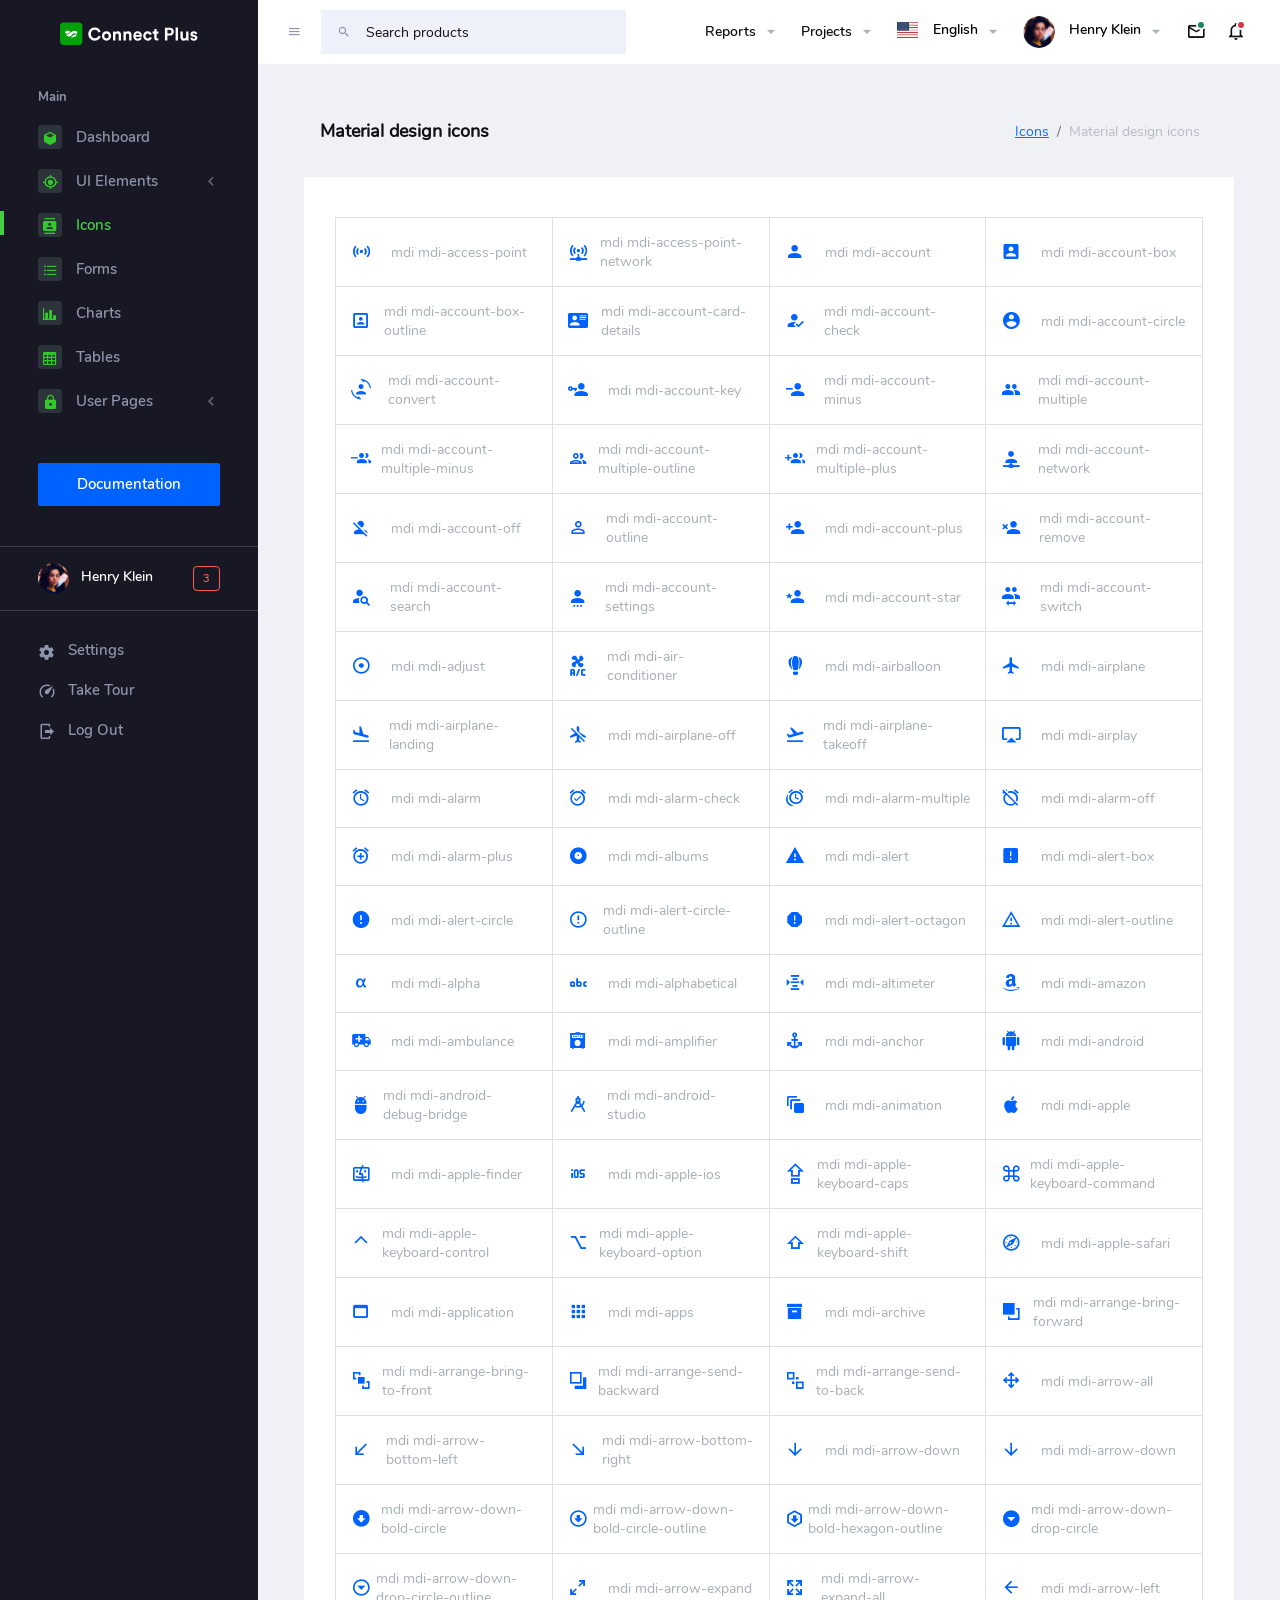
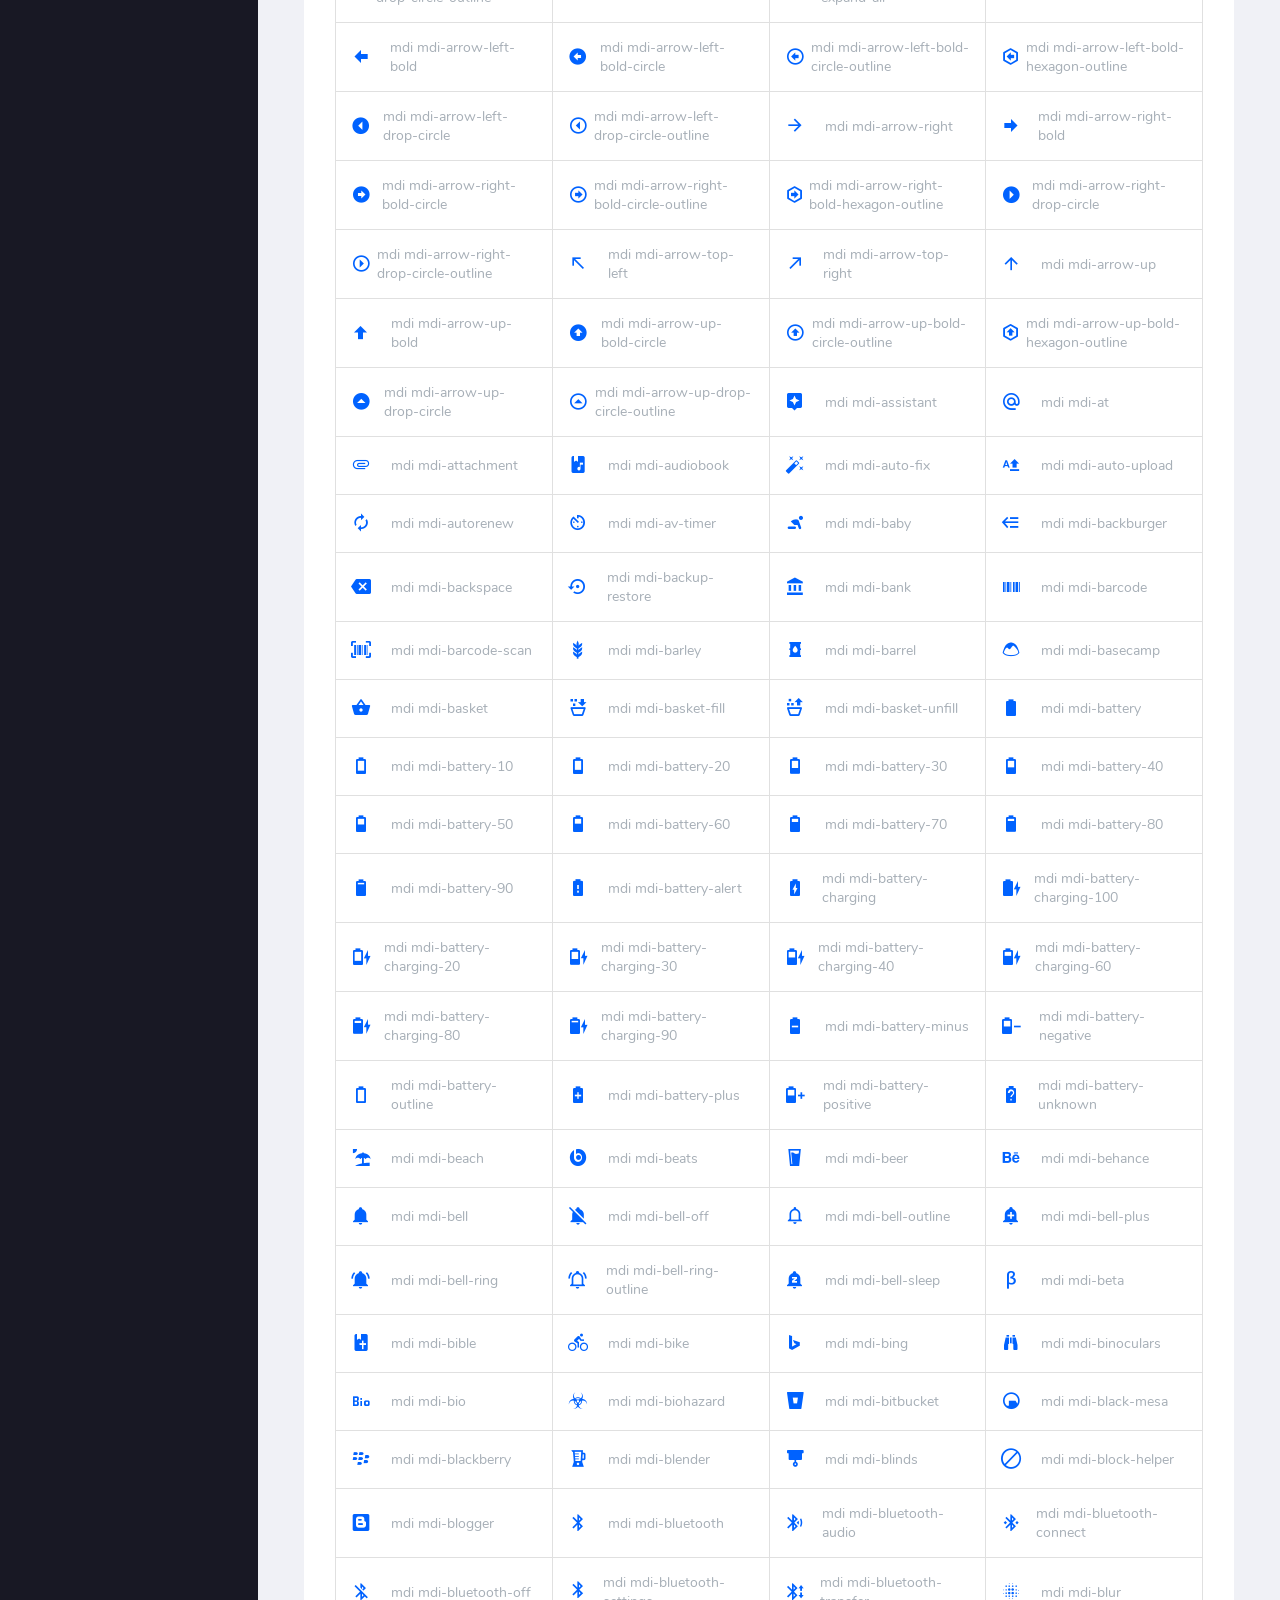
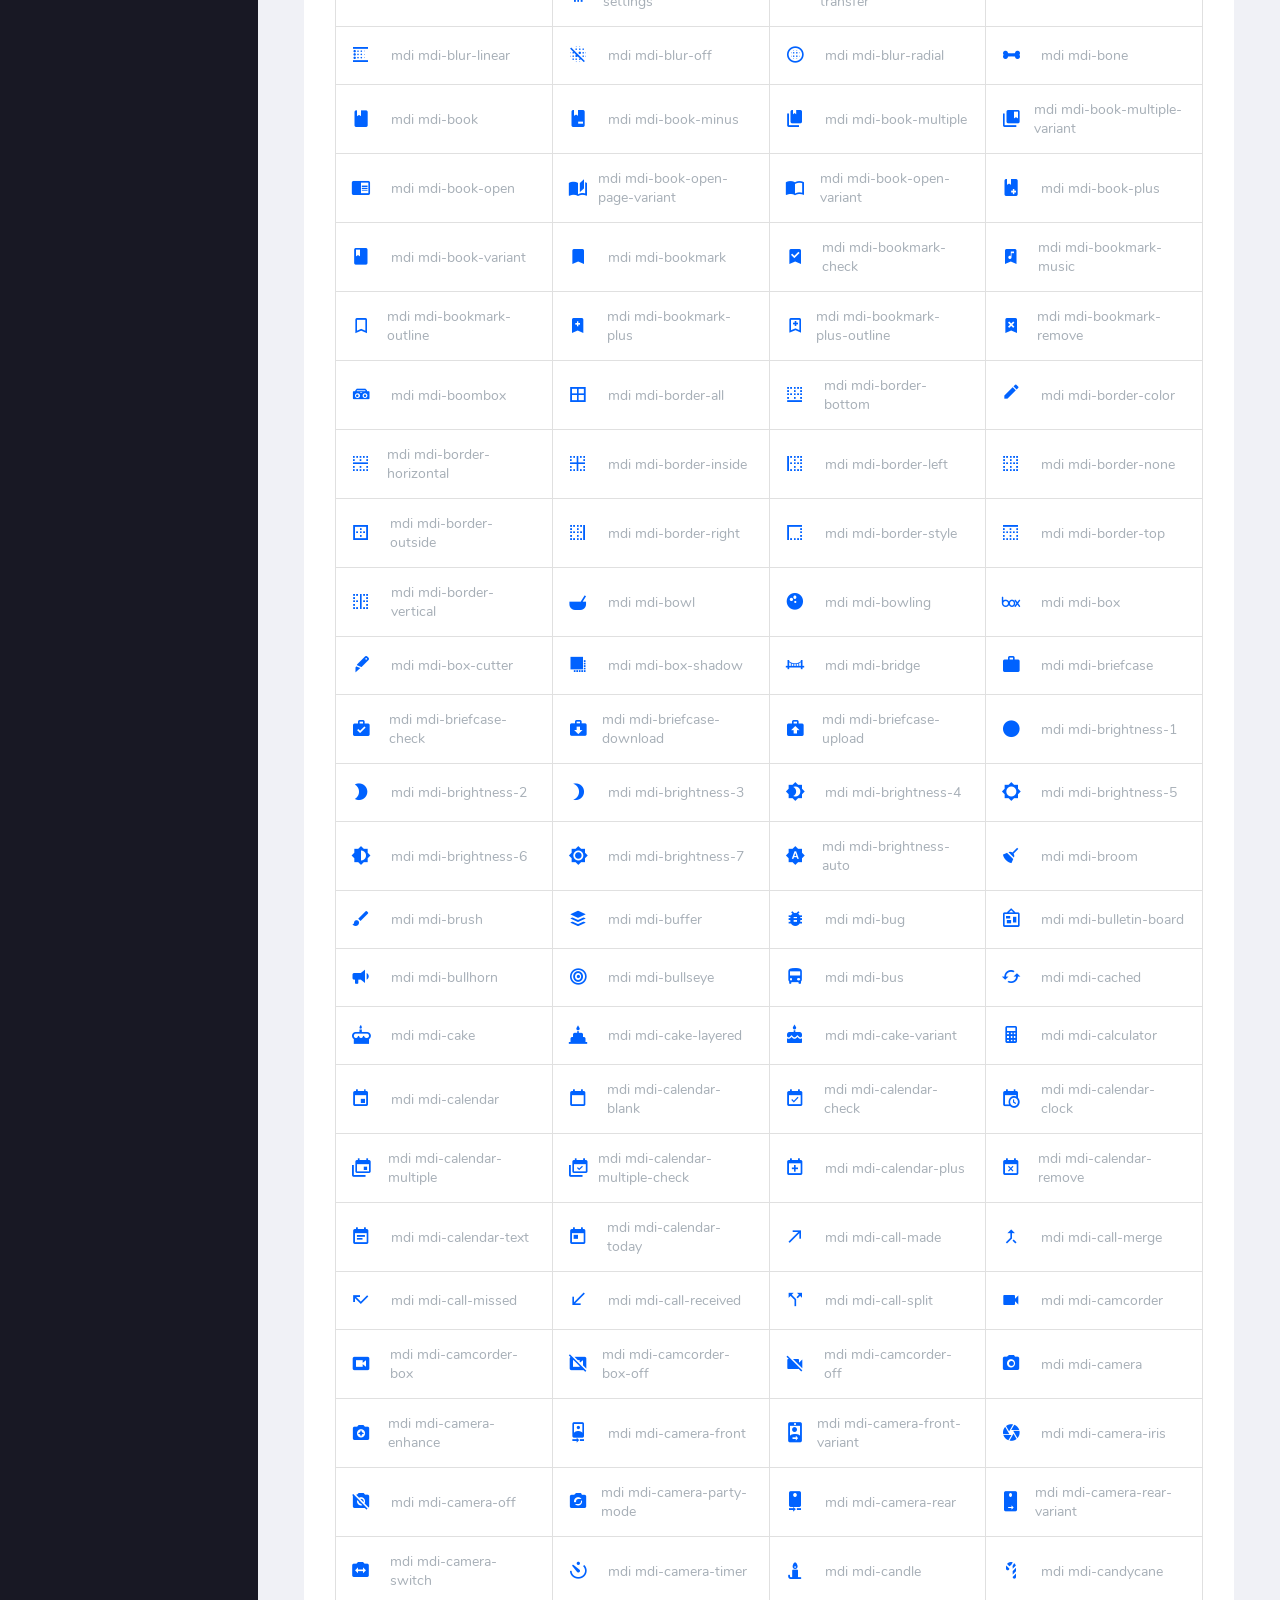
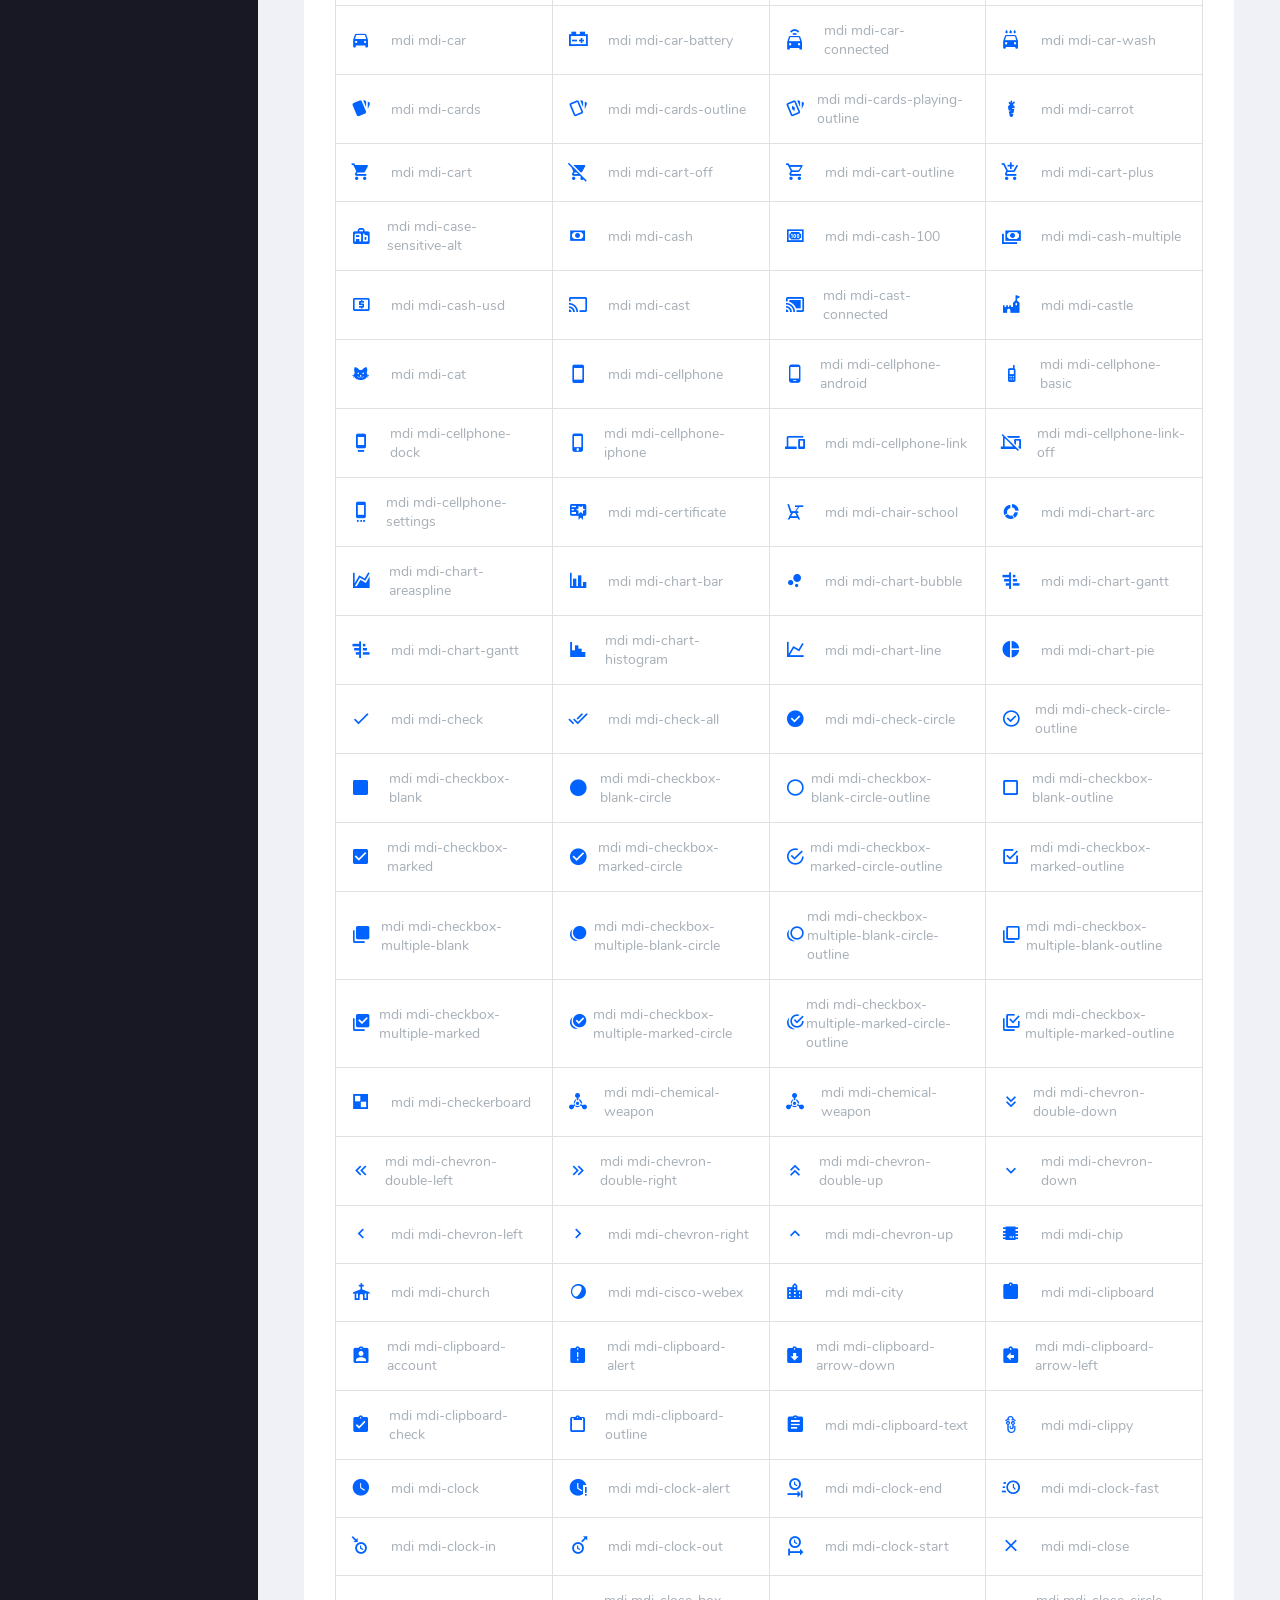
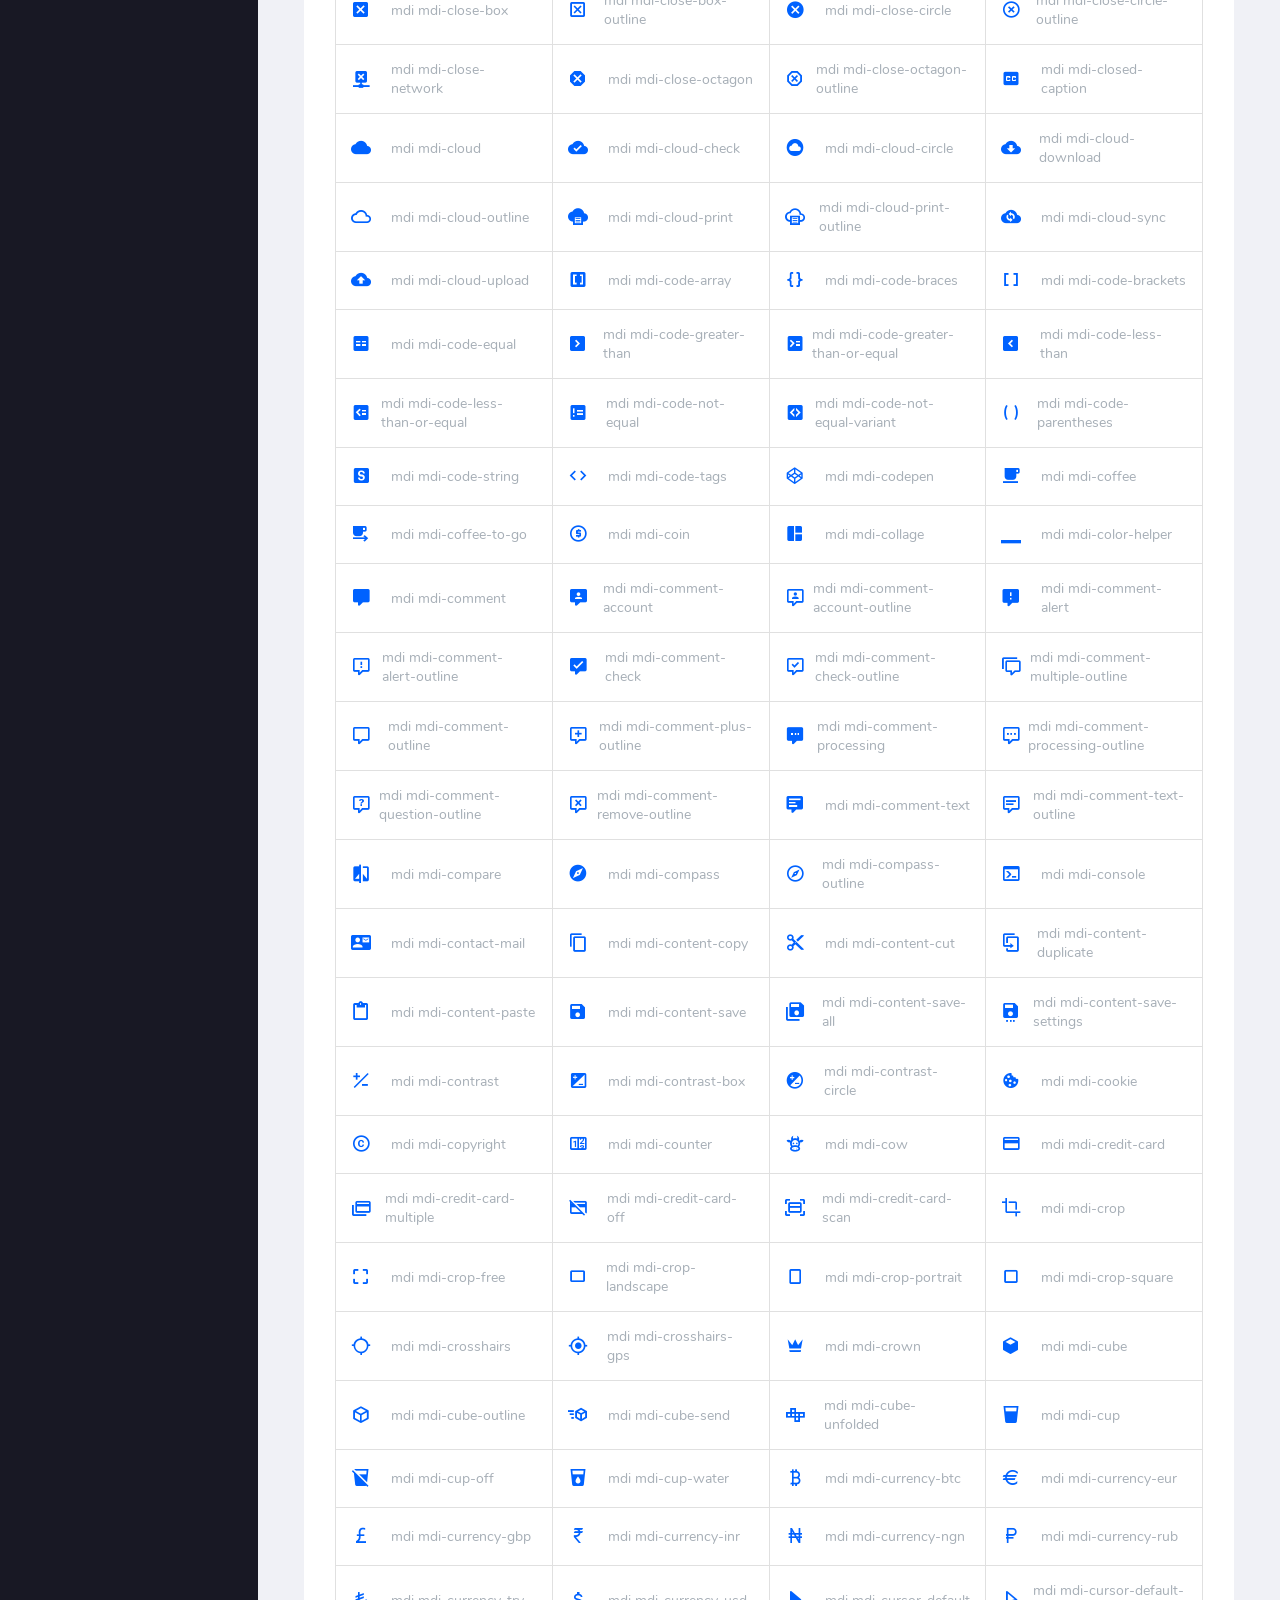
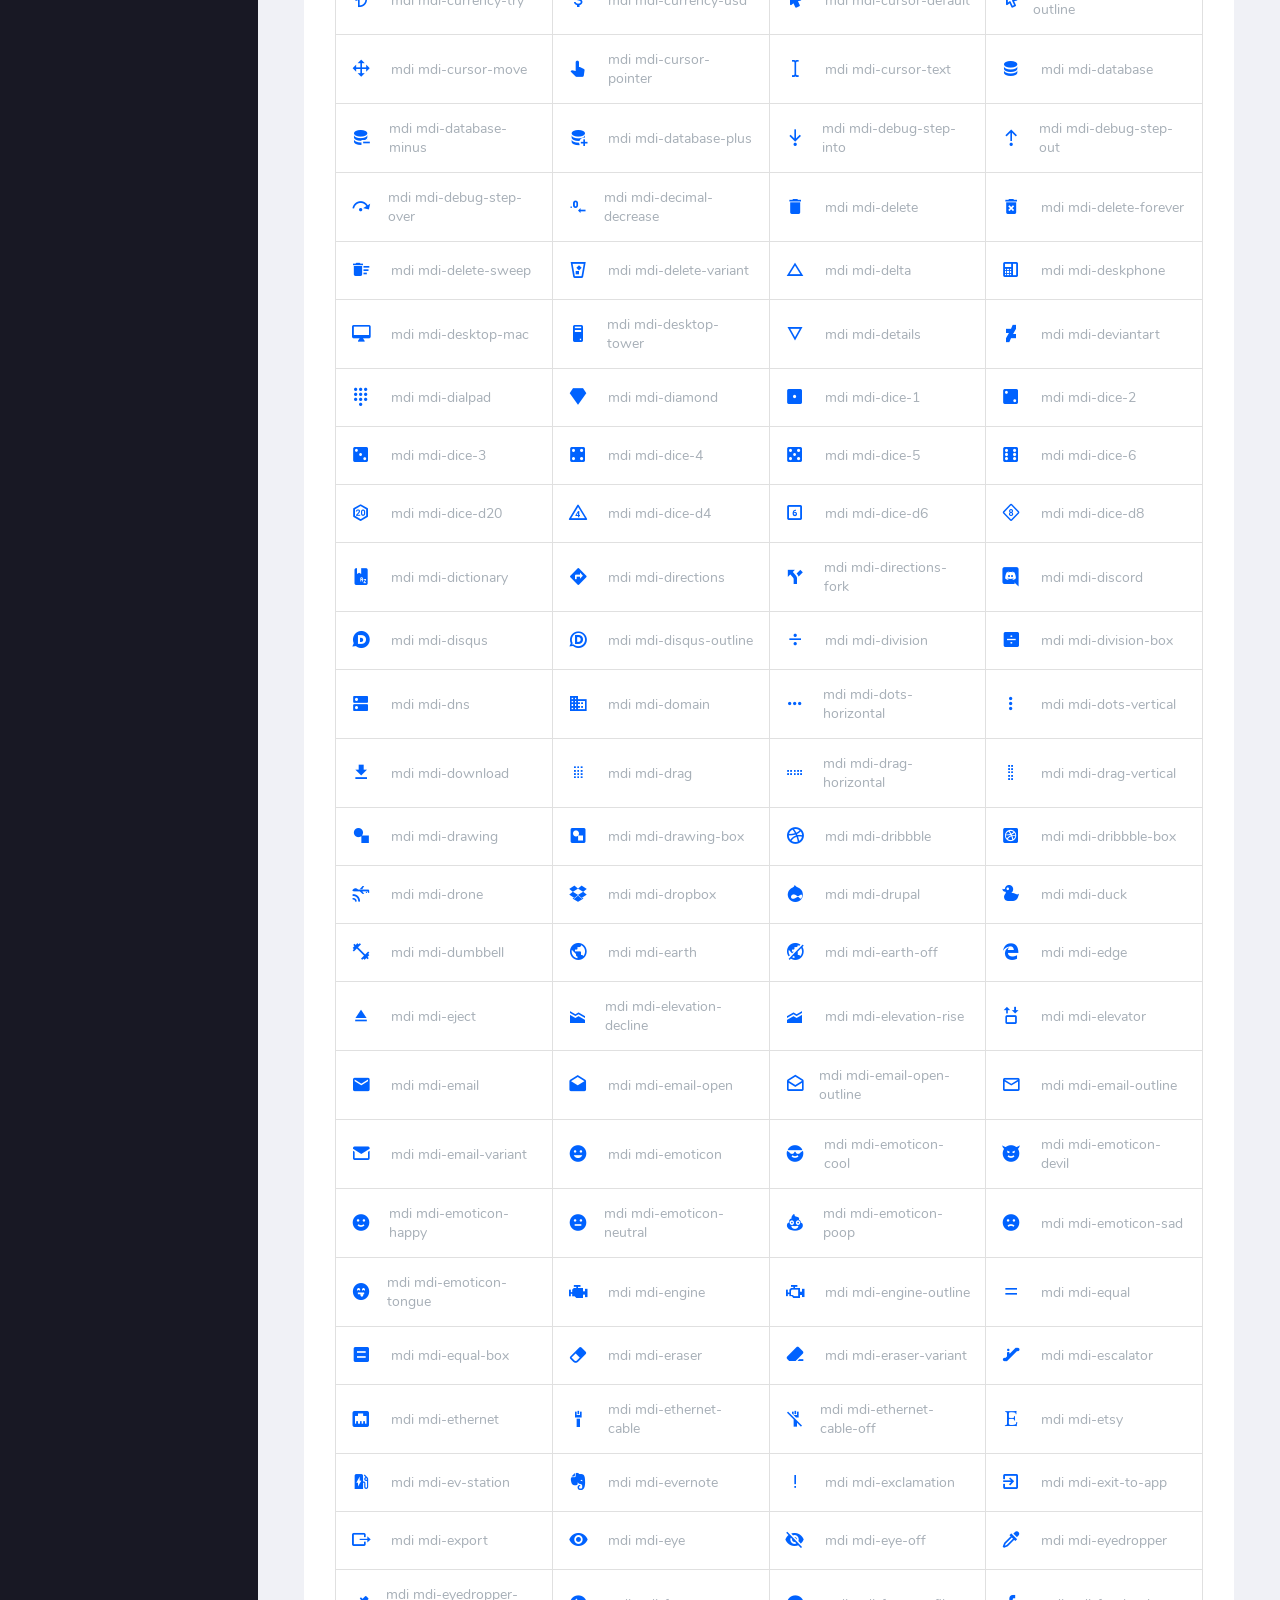
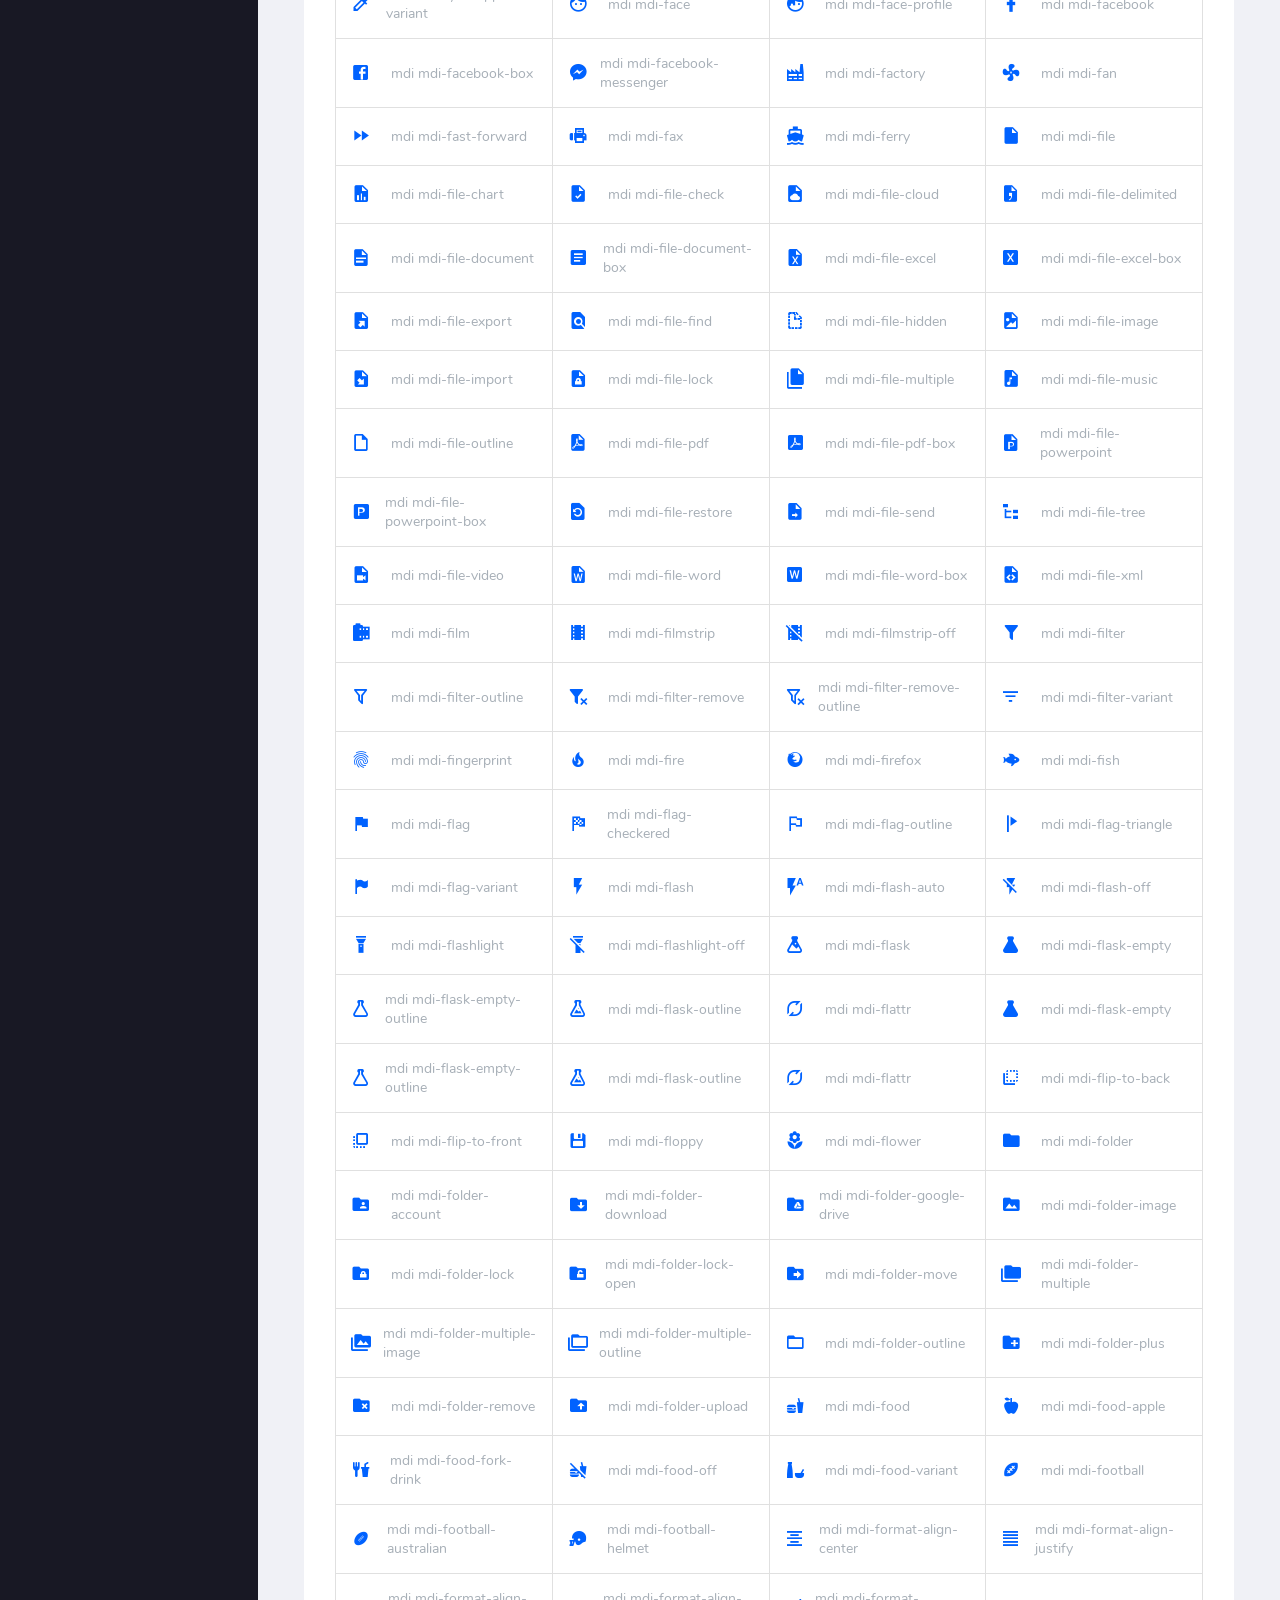
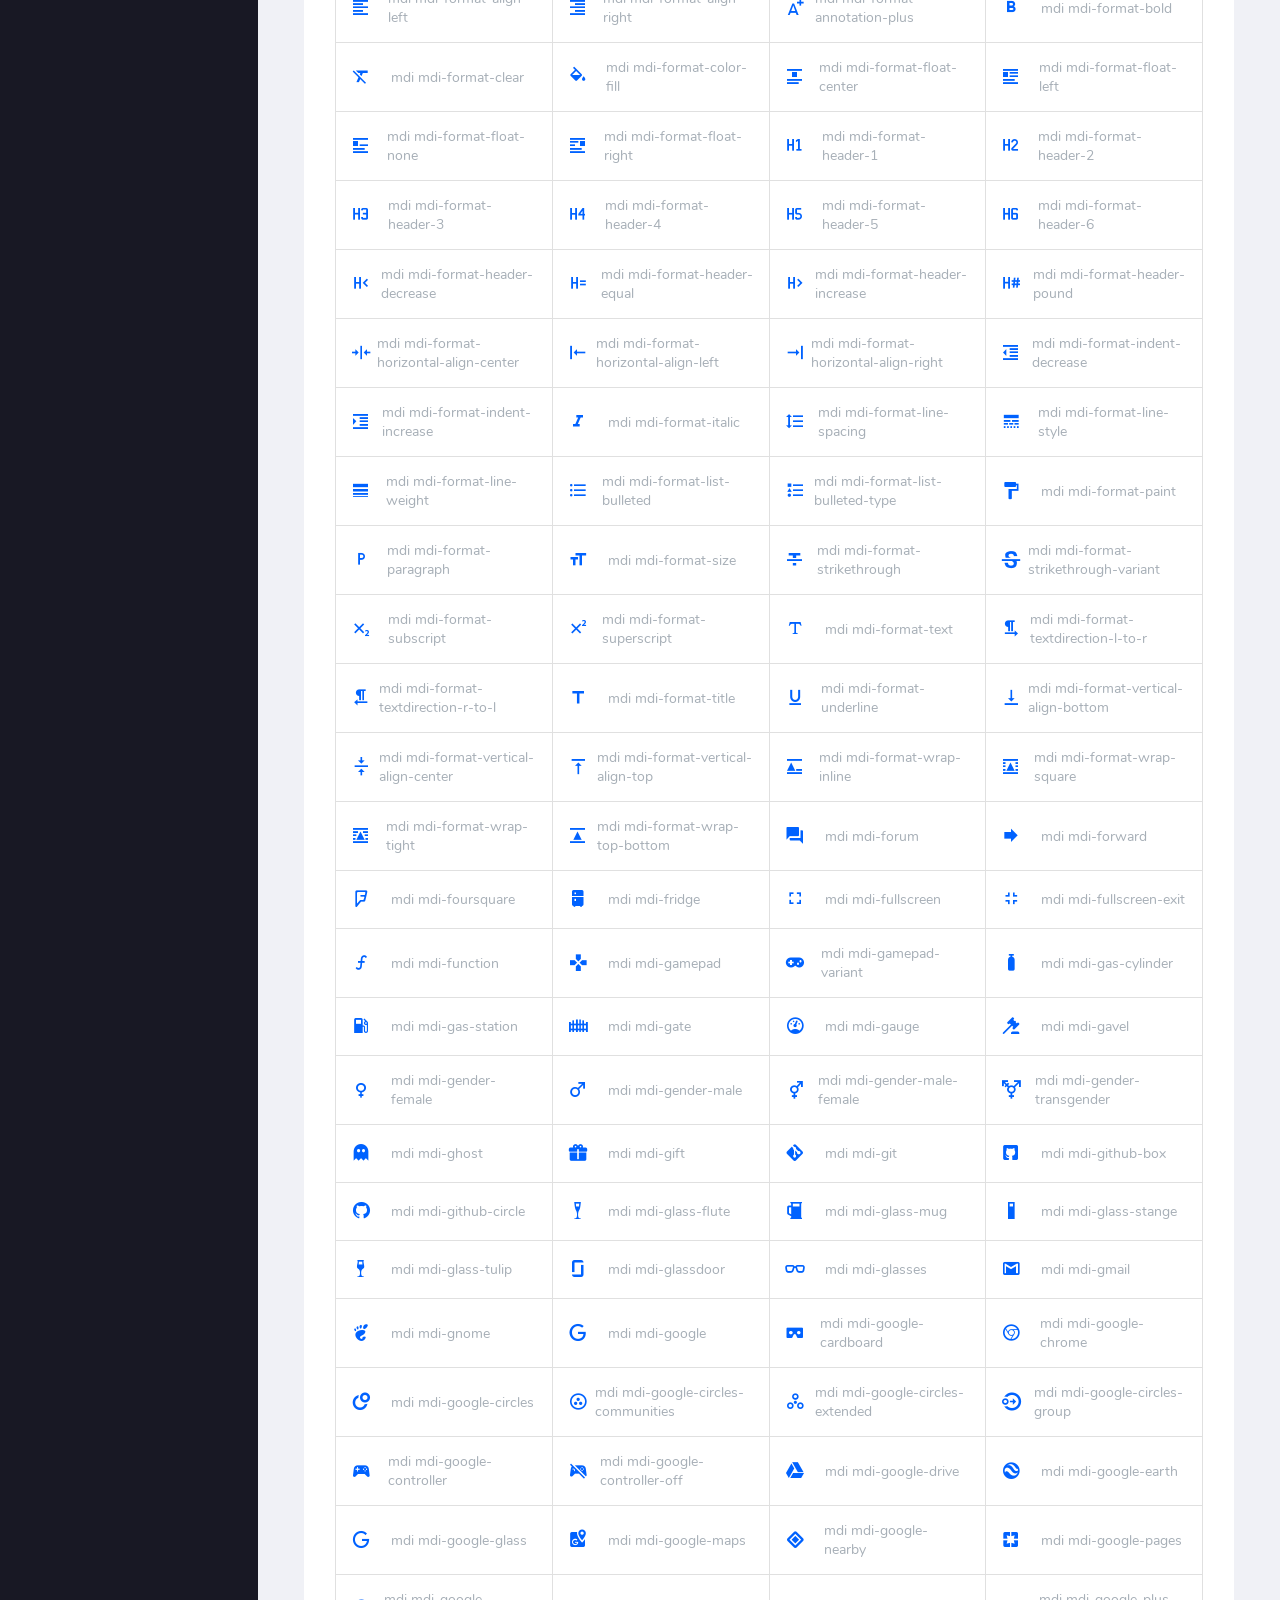
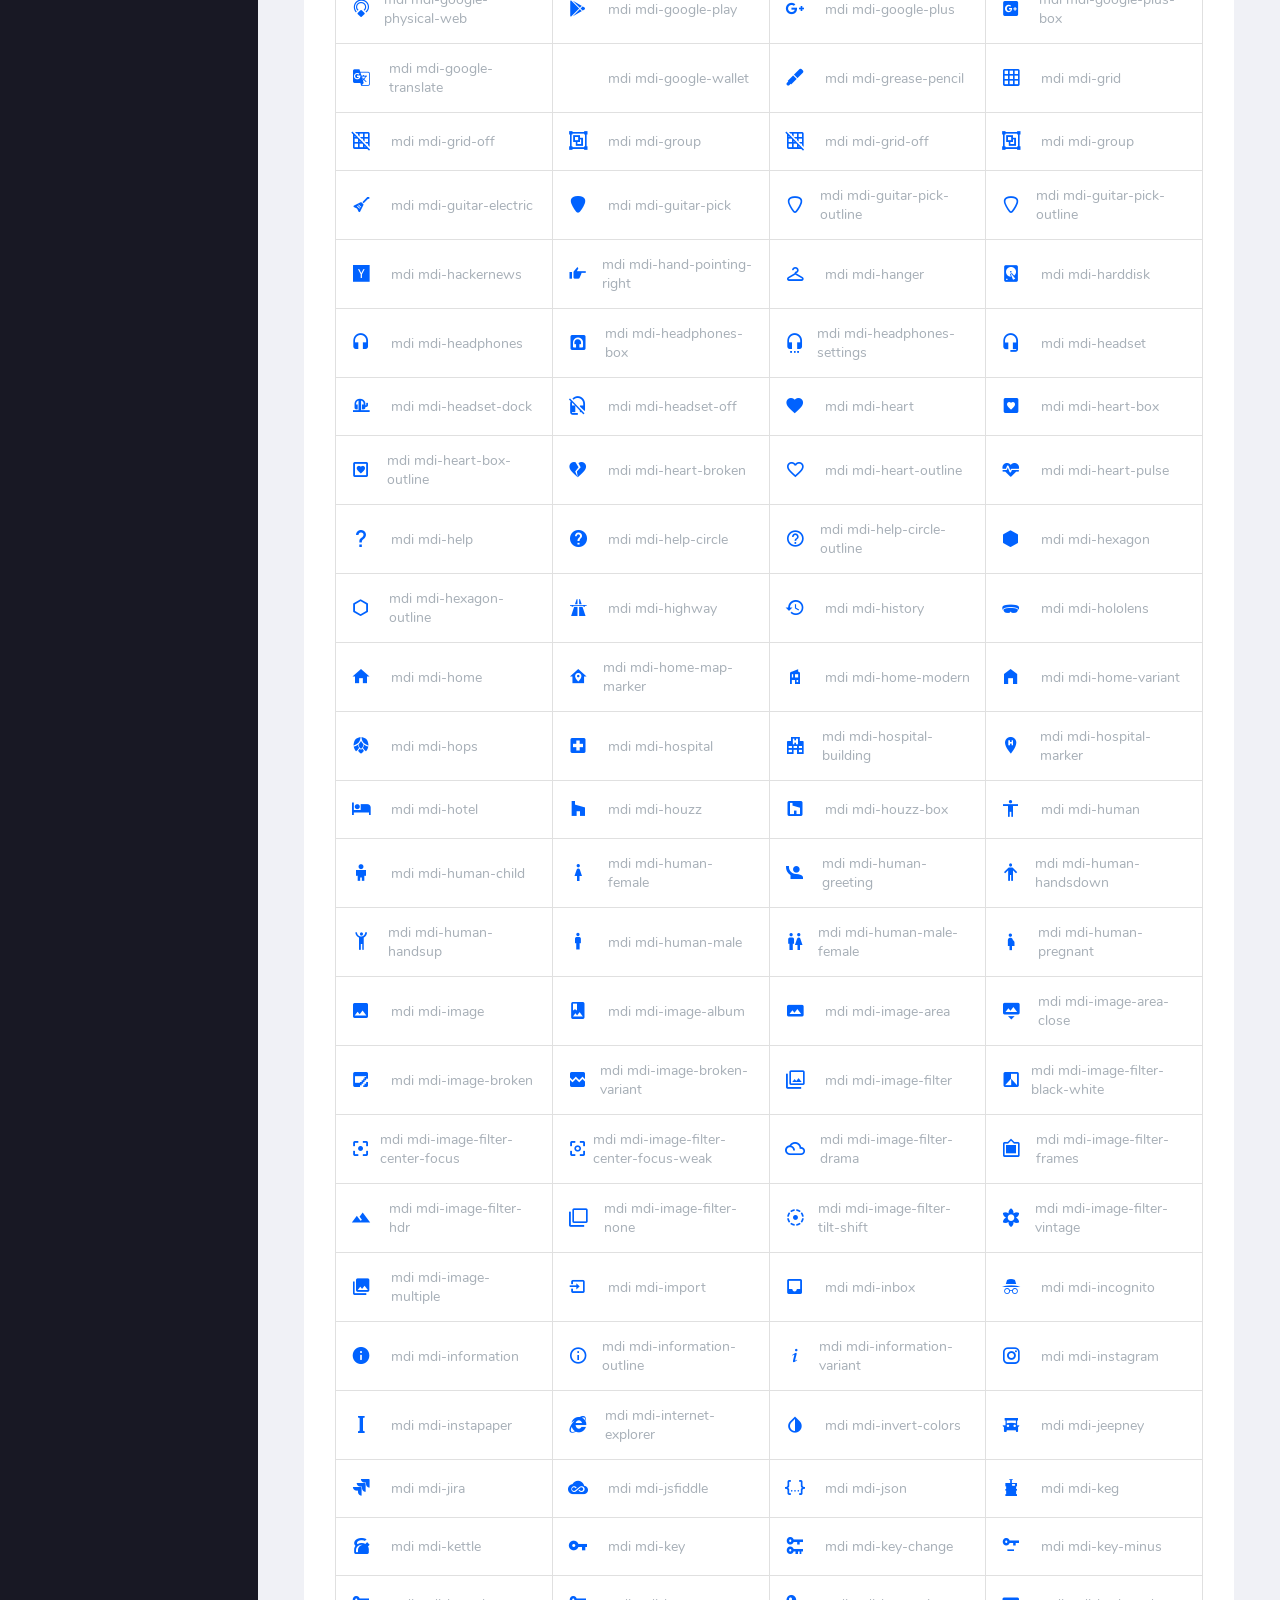
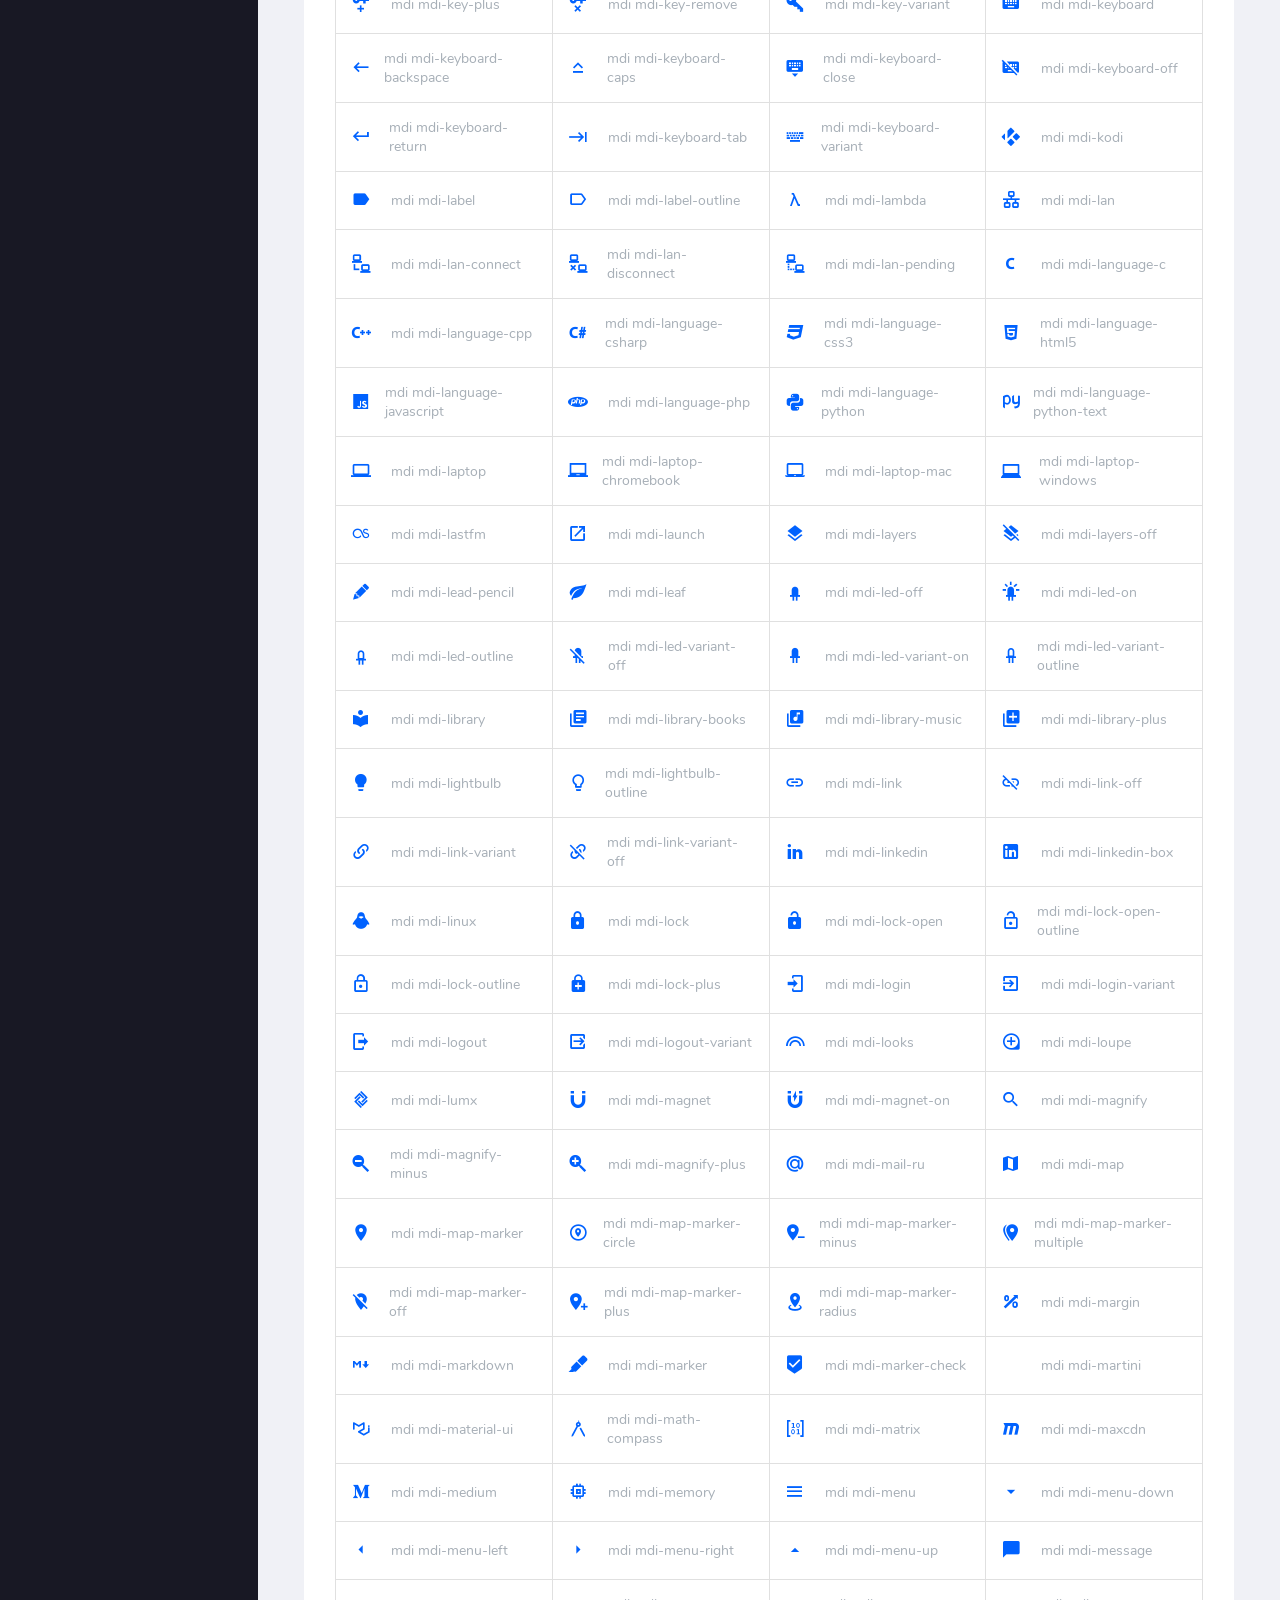
<file: template/pages/icons/mdi.html>
<!DOCTYPE html>
<html lang="en">
  <head>
    <!-- Required meta tags -->
    <meta charset="utf-8">
    <meta name="viewport" content="width=device-width, initial-scale=1, shrink-to-fit=no">
    <title>Connect Plus</title>
    <!-- plugins:css -->
    <link rel="stylesheet" href="../../assets/vendors/mdi/css/materialdesignicons.min.css">
    <link rel="stylesheet" href="../../assets/vendors/flag-icon-css/css/flag-icon.min.css">
    <link rel="stylesheet" href="../../assets/vendors/css/vendor.bundle.base.css">
    <!-- endinject -->
    <!-- Plugin css for this page -->
    <!-- End Plugin css for this page -->
    <!-- inject:css -->
    <!-- endinject -->
    <!-- Layout styles -->
    <link rel="stylesheet" href="../../assets/css/style.css">
    <!-- End layout styles -->
    <link rel="shortcut icon" href="../../assets/images/favicon.png" />
  </head>
  <body>
    <div class=" container-scroller">
      <!-- partial:../../partials/_navbar.html -->
      <nav class="navbar default-layout-navbar col-lg-12 col-12 p-0 fixed-top d-flex flex-row">
        <div class="text-center navbar-brand-wrapper d-flex align-items-center justify-content-center">
          <a class="navbar-brand brand-logo" href="../../index.html"><img src="../../assets/images/logo.svg" alt="logo" /></a>
          <a class="navbar-brand brand-logo-mini" href="../../index.html"><img src="../../assets/images/logo-mini.svg" alt="logo" /></a>
        </div>
        <div class="navbar-menu-wrapper d-flex align-items-stretch">
          <button class="navbar-toggler navbar-toggler align-self-center" type="button" data-toggle="minimize">
            <span class="mdi mdi-menu"></span>
          </button>
          <div class="search-field d-none d-xl-block">
            <form class="d-flex align-items-center h-100" action="#">
              <div class="input-group">
                <div class="input-group-prepend bg-transparent">
                  <i class="input-group-text border-0 mdi mdi-magnify"></i>
                </div>
                <input type="text" class="form-control bg-transparent border-0" placeholder="Search products">
              </div>
            </form>
          </div>
          <ul class="navbar-nav navbar-nav-right">
            <li class="nav-item  dropdown d-none d-md-block">
              <a class="nav-link dropdown-toggle" id="reportDropdown" href="#" data-bs-toggle="dropdown" aria-expanded="false"> Reports </a>
              <div class="dropdown-menu navbar-dropdown" aria-labelledby="reportDropdown">
                <a class="dropdown-item" href="#">
                  <i class="mdi mdi-file-pdf me-2"></i>PDF </a>
                <div class="dropdown-divider"></div>
                <a class="dropdown-item" href="#">
                  <i class="mdi mdi-file-excel me-2"></i>Excel </a>
                <div class="dropdown-divider"></div>
                <a class="dropdown-item" href="#">
                  <i class="mdi mdi-file-word me-2"></i>doc </a>
              </div>
            </li>
            <li class="nav-item  dropdown d-none d-md-block">
              <a class="nav-link dropdown-toggle" id="projectDropdown" href="#" data-bs-toggle="dropdown" aria-expanded="false"> Projects </a>
              <div class="dropdown-menu navbar-dropdown" aria-labelledby="projectDropdown">
                <a class="dropdown-item" href="#">
                  <i class="mdi mdi-eye-outline me-2"></i>View Project </a>
                <div class="dropdown-divider"></div>
                <a class="dropdown-item" href="#">
                  <i class="mdi mdi-pencil-outline me-2"></i>Edit Project </a>
              </div>
            </li>
            <li class="nav-item nav-language dropdown d-none d-md-block">
              <a class="nav-link dropdown-toggle" id="languageDropdown" href="#" data-bs-toggle="dropdown" aria-expanded="false">
                <div class="nav-language-icon">
                  <i class="flag-icon flag-icon-us" title="us" id="us"></i>
                </div>
                <div class="nav-language-text">
                  <p class="mb-1 text-black">English</p>
                </div>
              </a>
              <div class="dropdown-menu navbar-dropdown" aria-labelledby="languageDropdown">
                <a class="dropdown-item" href="#">
                  <div class="nav-language-icon me-2">
                    <i class="flag-icon flag-icon-ae" title="ae" id="ae"></i>
                  </div>
                  <div class="nav-language-text">
                    <p class="mb-1 text-black">Arabic</p>
                  </div>
                </a>
                <div class="dropdown-divider"></div>
                <a class="dropdown-item" href="#">
                  <div class="nav-language-icon me-2">
                    <i class="flag-icon flag-icon-gb" title="GB" id="gb"></i>
                  </div>
                  <div class="nav-language-text">
                    <p class="mb-1 text-black">English</p>
                  </div>
                </a>
              </div>
            </li>
            <li class="nav-item nav-profile dropdown">
              <a class="nav-link dropdown-toggle" id="profileDropdown" href="#" data-bs-toggle="dropdown" aria-expanded="false">
                <div class="nav-profile-img">
                  <img src="../../assets/images/faces/face28.png" alt="image">
                </div>
                <div class="nav-profile-text">
                  <p class="mb-1 text-black">Henry Klein</p>
                </div>
              </a>
              <div class="dropdown-menu navbar-dropdown dropdown-menu-right p-0 border-0 font-size-sm" aria-labelledby="profileDropdown" data-x-placement="bottom-end">
                <div class="p-3 text-center bg-primary">
                  <img class="img-avatar img-avatar48 img-avatar-thumb" src="../../assets/images/faces/face28.png" alt="">
                </div>
                <div class="p-2">
                  <h5 class="dropdown-header text-uppercase ps-2 text-dark">User Options</h5>
                  <a class="dropdown-item py-1 d-flex align-items-center justify-content-between" href="#">
                    <span>Inbox</span>
                    <span class="p-0">
                      <span class="badge badge-primary">3</span>
                      <i class="mdi mdi-email-open-outline ms-1"></i>
                    </span>
                  </a>
                  <a class="dropdown-item py-1 d-flex align-items-center justify-content-between" href="#">
                    <span>Profile</span>
                    <span class="p-0">
                      <span class="badge badge-success">1</span>
                      <i class="mdi mdi-account-outline ms-1"></i>
                    </span>
                  </a>
                  <a class="dropdown-item py-1 d-flex align-items-center justify-content-between" href="javascript:void(0)">
                    <span>Settings</span>
                    <i class="mdi mdi-settings"></i>
                  </a>
                  <div role="separator" class="dropdown-divider"></div>
                  <h5 class="dropdown-header text-uppercase  ps-2 text-dark mt-2">Actions</h5>
                  <a class="dropdown-item py-1 d-flex align-items-center justify-content-between" href="#">
                    <span>Lock Account</span>
                    <i class="mdi mdi-lock ms-1"></i>
                  </a>
                  <a class="dropdown-item py-1 d-flex align-items-center justify-content-between" href="#">
                    <span>Log Out</span>
                    <i class="mdi mdi-logout ms-1"></i>
                  </a>
                </div>
              </div>
            </li>
            <li class="nav-item dropdown">
              <a class="nav-link count-indicator dropdown-toggle" id="messageDropdown" href="#" data-bs-toggle="dropdown" aria-expanded="false">
                <i class="mdi mdi-email-outline"></i>
                <span class="count-symbol bg-success"></span>
              </a>
              <div class="dropdown-menu dropdown-menu-end navbar-dropdown preview-list" aria-labelledby="messageDropdown">
                <h6 class="p-3 mb-0 bg-primary text-white py-4">Messages</h6>
                <div class="dropdown-divider"></div>
                <a class="dropdown-item preview-item">
                  <div class="preview-thumbnail">
                    <img src="../../assets/images/faces/face4.jpg" alt="image" class="profile-pic">
                  </div>
                  <div class="preview-item-content d-flex align-items-start flex-column justify-content-center">
                    <h6 class="preview-subject ellipsis mb-1 font-weight-normal">Mark send you a message</h6>
                    <p class="text-gray mb-0"> 1 Minutes ago </p>
                  </div>
                </a>
                <div class="dropdown-divider"></div>
                <a class="dropdown-item preview-item">
                  <div class="preview-thumbnail">
                    <img src="../../assets/images/faces/face2.jpg" alt="image" class="profile-pic">
                  </div>
                  <div class="preview-item-content d-flex align-items-start flex-column justify-content-center">
                    <h6 class="preview-subject ellipsis mb-1 font-weight-normal">Cregh send you a message</h6>
                    <p class="text-gray mb-0"> 15 Minutes ago </p>
                  </div>
                </a>
                <div class="dropdown-divider"></div>
                <a class="dropdown-item preview-item">
                  <div class="preview-thumbnail">
                    <img src="../../assets/images/faces/face3.jpg" alt="image" class="profile-pic">
                  </div>
                  <div class="preview-item-content d-flex align-items-start flex-column justify-content-center">
                    <h6 class="preview-subject ellipsis mb-1 font-weight-normal">Profile picture updated</h6>
                    <p class="text-gray mb-0"> 18 Minutes ago </p>
                  </div>
                </a>
                <div class="dropdown-divider"></div>
                <h6 class="p-3 mb-0 text-center">4 new messages</h6>
              </div>
            </li>
            <li class="nav-item dropdown">
              <a class="nav-link count-indicator dropdown-toggle" id="notificationDropdown" href="#" data-bs-toggle="dropdown">
                <i class="mdi mdi-bell-outline"></i>
                <span class="count-symbol bg-danger"></span>
              </a>
              <div class="dropdown-menu dropdown-menu-end navbar-dropdown preview-list" aria-labelledby="notificationDropdown">
                <h6 class="p-3 mb-0 bg-primary text-white py-4">Notifications</h6>
                <div class="dropdown-divider"></div>
                <a class="dropdown-item preview-item">
                  <div class="preview-thumbnail">
                    <div class="preview-icon bg-success">
                      <i class="mdi mdi-calendar"></i>
                    </div>
                  </div>
                  <div class="preview-item-content d-flex align-items-start flex-column justify-content-center">
                    <h6 class="preview-subject font-weight-normal mb-1">Event today</h6>
                    <p class="text-gray ellipsis mb-0"> Just a reminder that you have an event today </p>
                  </div>
                </a>
                <div class="dropdown-divider"></div>
                <a class="dropdown-item preview-item">
                  <div class="preview-thumbnail">
                    <div class="preview-icon bg-warning">
                      <i class="mdi mdi-settings"></i>
                    </div>
                  </div>
                  <div class="preview-item-content d-flex align-items-start flex-column justify-content-center">
                    <h6 class="preview-subject font-weight-normal mb-1">Settings</h6>
                    <p class="text-gray ellipsis mb-0"> Update dashboard </p>
                  </div>
                </a>
                <div class="dropdown-divider"></div>
                <a class="dropdown-item preview-item">
                  <div class="preview-thumbnail">
                    <div class="preview-icon bg-info">
                      <i class="mdi mdi-link-variant"></i>
                    </div>
                  </div>
                  <div class="preview-item-content d-flex align-items-start flex-column justify-content-center">
                    <h6 class="preview-subject font-weight-normal mb-1">Launch Admin</h6>
                    <p class="text-gray ellipsis mb-0"> New admin wow! </p>
                  </div>
                </a>
                <div class="dropdown-divider"></div>
                <h6 class="p-3 mb-0 text-center">See all notifications</h6>
              </div>
            </li>
          </ul>
          <button class="navbar-toggler navbar-toggler-right d-lg-none align-self-center" type="button" data-toggle="offcanvas">
            <span class="mdi mdi-menu"></span>
          </button>
        </div>
      </nav>
      <!-- partial -->
      <div class="container-fluid page-body-wrapper">
        <!-- partial:../../partials/_sidebar.html -->
        <nav class="sidebar sidebar-offcanvas" id="sidebar">
          <ul class="nav">
            <li class="nav-item nav-category">Main</li>
            <li class="nav-item">
              <a class="nav-link" href="../../index.html">
                <span class="icon-bg"><i class="mdi mdi-cube menu-icon"></i></span>
                <span class="menu-title">Dashboard</span>
              </a>
            </li>
            <li class="nav-item">
              <a class="nav-link" data-bs-toggle="collapse" href="#ui-basic" aria-expanded="false" aria-controls="ui-basic">
                <span class="icon-bg"><i class="mdi mdi-crosshairs-gps menu-icon"></i></span>
                <span class="menu-title">UI Elements</span>
                <i class="menu-arrow"></i>
              </a>
              <div class="collapse" id="ui-basic">
                <ul class="nav flex-column sub-menu">
                  <li class="nav-item"> <a class="nav-link" href="../../pages/ui-features/buttons.html">Buttons</a></li>
                  <li class="nav-item"> <a class="nav-link" href="../../pages/ui-features/dropdowns.html">Dropdowns</a></li>
                  <li class="nav-item"> <a class="nav-link" href="../../pages/ui-features/typography.html">Typography</a></li>
                </ul>
              </div>
            </li>
            <li class="nav-item">
              <a class="nav-link" href="../../pages/icons/mdi.html">
                <span class="icon-bg"><i class="mdi mdi-contacts menu-icon"></i></span>
                <span class="menu-title">Icons</span>
              </a>
            </li>
            <li class="nav-item">
              <a class="nav-link" href="../../pages/forms/basic_elements.html">
                <span class="icon-bg"><i class="mdi mdi-format-list-bulleted menu-icon"></i></span>
                <span class="menu-title">Forms</span>
              </a>
            </li>
            <li class="nav-item">
              <a class="nav-link" href="../../pages/charts/chartjs.html">
                <span class="icon-bg"><i class="mdi mdi-chart-bar menu-icon"></i></span>
                <span class="menu-title">Charts</span>
              </a>
            </li>
            <li class="nav-item">
              <a class="nav-link" href="../../pages/tables/basic-table.html">
                <span class="icon-bg"><i class="mdi mdi-table-large menu-icon"></i></span>
                <span class="menu-title">Tables</span>
              </a>
            </li>
            <li class="nav-item">
              <a class="nav-link" data-bs-toggle="collapse" href="#auth" aria-expanded="false" aria-controls="auth">
                <span class="icon-bg"><i class="mdi mdi-lock menu-icon"></i></span>
                <span class="menu-title">User Pages</span>
                <i class="menu-arrow"></i>
              </a>
              <div class="collapse" id="auth">
                <ul class="nav flex-column sub-menu">
                  <li class="nav-item"> <a class="nav-link" href="../../pages/samples/blank-page.html"> Blank Page </a></li>
                  <li class="nav-item"> <a class="nav-link" href="../../pages/samples/login.html"> Login </a></li>
                  <li class="nav-item"> <a class="nav-link" href="../../pages/samples/register.html"> Register </a></li>
                  <li class="nav-item"> <a class="nav-link" href="../../pages/samples/error-404.html"> 404 </a></li>
                  <li class="nav-item"> <a class="nav-link" href="../../pages/samples/error-500.html"> 500 </a></li>
                </ul>
              </div>
            </li>
            <li class="nav-item documentation-link">
              <a class="nav-link" href="http://www.bootstrapdash.com/demo/connect-plus-free/jquery/documentation/documentation.html" target="_blank">
                <span class="icon-bg">
                  <i class="mdi mdi-file-document-box menu-icon"></i>
                </span>
                <span class="menu-title">Documentation</span>
              </a>
            </li>
            <li class="nav-item sidebar-user-actions">
              <div class="user-details">
                <div class="d-flex justify-content-between align-items-center">
                  <div>
                    <div class="d-flex align-items-center">
                      <div class="sidebar-profile-img">
                        <img src="../../assets/images/faces/face28.png" alt="image">
                      </div>
                      <div class="sidebar-profile-text">
                        <p class="mb-1">Henry Klein</p>
                      </div>
                    </div>
                  </div>
                  <div class="badge badge-danger">3</div>
                </div>
              </div>
            </li>
            <li class="nav-item sidebar-user-actions">
              <div class="sidebar-user-menu">
                <a href="#" class="nav-link"><i class="mdi mdi-settings menu-icon"></i>
                  <span class="menu-title">Settings</span>
                </a>
              </div>
            </li>
            <li class="nav-item sidebar-user-actions">
              <div class="sidebar-user-menu">
                <a href="#" class="nav-link"><i class="mdi mdi-speedometer menu-icon"></i>
                  <span class="menu-title">Take Tour</span></a>
              </div>
            </li>
            <li class="nav-item sidebar-user-actions">
              <div class="sidebar-user-menu">
                <a href="#" class="nav-link"><i class="mdi mdi-logout menu-icon"></i>
                  <span class="menu-title">Log Out</span></a>
              </div>
            </li>
          </ul>
        </nav>
        <!-- partial -->
        <div class="main-panel">
          <div class="content-wrapper">
            <div class="page-header">
              <h3 class="page-title"> Material design icons </h3>
              <nav aria-label="breadcrumb">
                <ol class="breadcrumb">
                  <li class="breadcrumb-item"><a href="#">Icons</a></li>
                  <li class="breadcrumb-item active" aria-current="page">Material design icons</li>
                </ol>
              </nav>
            </div>
            <div class="row">
              <div class="col-lg-12 grid-margin">
                <div class="card">
                  <div class="card-body">
                    <div class="row icons-list">
                      <div class="col-sm-6 col-md-4 col-lg-3">
                        <i class="mdi mdi-access-point"></i> mdi mdi-access-point
                      </div>
                      <div class="col-sm-6 col-md-4 col-lg-3">
                        <i class="mdi mdi-access-point-network"></i> mdi mdi-access-point-network
                      </div>
                      <div class="col-sm-6 col-md-4 col-lg-3">
                        <i class="mdi mdi-account"></i> mdi mdi-account
                      </div>
                      <div class="col-sm-6 col-md-4 col-lg-3">
                        <i class="mdi mdi-account-box"></i> mdi mdi-account-box
                      </div>
                      <div class="col-sm-6 col-md-4 col-lg-3">
                        <i class="mdi mdi-account-box-outline"></i> mdi mdi-account-box-outline
                      </div>
                      <div class="col-sm-6 col-md-4 col-lg-3">
                        <i class="mdi mdi-account-card-details"></i> mdi mdi-account-card-details
                      </div>
                      <div class="col-sm-6 col-md-4 col-lg-3">
                        <i class="mdi mdi-account-check"></i> mdi mdi-account-check
                      </div>
                      <div class="col-sm-6 col-md-4 col-lg-3">
                        <i class="mdi mdi-account-circle"></i> mdi mdi-account-circle
                      </div>
                      <div class="col-sm-6 col-md-4 col-lg-3">
                        <i class="mdi mdi-account-convert"></i> mdi mdi-account-convert
                      </div>
                      <div class="col-sm-6 col-md-4 col-lg-3">
                        <i class="mdi mdi-account-key"></i> mdi mdi-account-key
                      </div>
                      <div class="col-sm-6 col-md-4 col-lg-3">
                        <i class="mdi mdi-account-minus"></i> mdi mdi-account-minus
                      </div>
                      <div class="col-sm-6 col-md-4 col-lg-3">
                        <i class="mdi mdi-account-multiple"></i> mdi mdi-account-multiple
                      </div>
                      <div class="col-sm-6 col-md-4 col-lg-3">
                        <i class="mdi mdi-account-multiple-minus"></i> mdi mdi-account-multiple-minus
                      </div>
                      <div class="col-sm-6 col-md-4 col-lg-3">
                        <i class="mdi mdi-account-multiple-outline"></i> mdi mdi-account-multiple-outline
                      </div>
                      <div class="col-sm-6 col-md-4 col-lg-3">
                        <i class="mdi mdi-account-multiple-plus"></i> mdi mdi-account-multiple-plus
                      </div>
                      <div class="col-sm-6 col-md-4 col-lg-3">
                        <i class="mdi mdi-account-network"></i> mdi mdi-account-network
                      </div>
                      <div class="col-sm-6 col-md-4 col-lg-3">
                        <i class="mdi mdi-account-off"></i> mdi mdi-account-off
                      </div>
                      <div class="col-sm-6 col-md-4 col-lg-3">
                        <i class="mdi mdi-account-outline"></i> mdi mdi-account-outline
                      </div>
                      <div class="col-sm-6 col-md-4 col-lg-3">
                        <i class="mdi mdi-account-plus"></i> mdi mdi-account-plus
                      </div>
                      <div class="col-sm-6 col-md-4 col-lg-3">
                        <i class="mdi mdi-account-remove"></i> mdi mdi-account-remove
                      </div>
                      <div class="col-sm-6 col-md-4 col-lg-3">
                        <i class="mdi mdi-account-search"></i> mdi mdi-account-search
                      </div>
                      <div class="col-sm-6 col-md-4 col-lg-3">
                        <i class="mdi mdi-account-settings"></i> mdi mdi-account-settings
                      </div>
                      <div class="col-sm-6 col-md-4 col-lg-3">
                        <i class="mdi mdi-account-star"></i> mdi mdi-account-star
                      </div>
                      <div class="col-sm-6 col-md-4 col-lg-3">
                        <i class="mdi mdi-account-switch"></i> mdi mdi-account-switch
                      </div>
                      <div class="col-sm-6 col-md-4 col-lg-3">
                        <i class="mdi mdi-adjust"></i> mdi mdi-adjust
                      </div>
                      <div class="col-sm-6 col-md-4 col-lg-3">
                        <i class="mdi mdi-air-conditioner"></i> mdi mdi-air-conditioner
                      </div>
                      <div class="col-sm-6 col-md-4 col-lg-3">
                        <i class="mdi mdi-airballoon"></i> mdi mdi-airballoon
                      </div>
                      <div class="col-sm-6 col-md-4 col-lg-3">
                        <i class="mdi mdi-airplane"></i> mdi mdi-airplane
                      </div>
                      <div class="col-sm-6 col-md-4 col-lg-3">
                        <i class="mdi mdi-airplane-landing"></i> mdi mdi-airplane-landing
                      </div>
                      <div class="col-sm-6 col-md-4 col-lg-3">
                        <i class="mdi mdi-airplane-off"></i> mdi mdi-airplane-off
                      </div>
                      <div class="col-sm-6 col-md-4 col-lg-3">
                        <i class="mdi mdi-airplane-takeoff"></i> mdi mdi-airplane-takeoff
                      </div>
                      <div class="col-sm-6 col-md-4 col-lg-3">
                        <i class="mdi mdi-airplay"></i> mdi mdi-airplay
                      </div>
                      <div class="col-sm-6 col-md-4 col-lg-3">
                        <i class="mdi mdi-alarm"></i> mdi mdi-alarm
                      </div>
                      <div class="col-sm-6 col-md-4 col-lg-3">
                        <i class="mdi mdi-alarm-check"></i> mdi mdi-alarm-check
                      </div>
                      <div class="col-sm-6 col-md-4 col-lg-3">
                        <i class="mdi mdi-alarm-multiple"></i> mdi mdi-alarm-multiple
                      </div>
                      <div class="col-sm-6 col-md-4 col-lg-3">
                        <i class="mdi mdi-alarm-off"></i> mdi mdi-alarm-off
                      </div>
                      <div class="col-sm-6 col-md-4 col-lg-3">
                        <i class="mdi mdi-alarm-plus"></i> mdi mdi-alarm-plus
                      </div>
                      <div class="col-sm-6 col-md-4 col-lg-3">
                        <i class="mdi mdi-album"></i> mdi mdi-albums
                      </div>
                      <div class="col-sm-6 col-md-4 col-lg-3">
                        <i class="mdi mdi-alert"></i> mdi mdi-alert
                      </div>
                      <div class="col-sm-6 col-md-4 col-lg-3">
                        <i class="mdi mdi-alert-box"></i> mdi mdi-alert-box
                      </div>
                      <div class="col-sm-6 col-md-4 col-lg-3">
                        <i class="mdi mdi-alert-circle"></i> mdi mdi-alert-circle
                      </div>
                      <div class="col-sm-6 col-md-4 col-lg-3">
                        <i class="mdi mdi-alert-circle-outline"></i> mdi mdi-alert-circle-outline
                      </div>
                      <div class="col-sm-6 col-md-4 col-lg-3">
                        <i class="mdi mdi-alert-octagon"></i> mdi mdi-alert-octagon
                      </div>
                      <div class="col-sm-6 col-md-4 col-lg-3">
                        <i class="mdi mdi-alert-outline"></i> mdi mdi-alert-outline
                      </div>
                      <div class="col-sm-6 col-md-4 col-lg-3">
                        <i class="mdi mdi-alpha"></i> mdi mdi-alpha
                      </div>
                      <div class="col-sm-6 col-md-4 col-lg-3">
                        <i class="mdi mdi-alphabetical"></i> mdi mdi-alphabetical
                      </div>
                      <div class="col-sm-6 col-md-4 col-lg-3">
                        <i class="mdi mdi-altimeter"></i> mdi mdi-altimeter
                      </div>
                      <div class="col-sm-6 col-md-4 col-lg-3">
                        <i class="mdi mdi-amazon"></i> mdi mdi-amazon
                      </div>
                      <div class="col-sm-6 col-md-4 col-lg-3">
                        <i class="mdi mdi-ambulance"></i> mdi mdi-ambulance
                      </div>
                      <div class="col-sm-6 col-md-4 col-lg-3">
                        <i class="mdi mdi-amplifier"></i> mdi mdi-amplifier
                      </div>
                      <div class="col-sm-6 col-md-4 col-lg-3">
                        <i class="mdi mdi-anchor"></i> mdi mdi-anchor
                      </div>
                      <div class="col-sm-6 col-md-4 col-lg-3">
                        <i class="mdi mdi-android"></i> mdi mdi-android
                      </div>
                      <div class="col-sm-6 col-md-4 col-lg-3">
                        <i class="mdi mdi-android-debug-bridge"></i> mdi mdi-android-debug-bridge
                      </div>
                      <div class="col-sm-6 col-md-4 col-lg-3">
                        <i class="mdi mdi-android-studio"></i> mdi mdi-android-studio
                      </div>
                      <div class="col-sm-6 col-md-4 col-lg-3">
                        <i class="mdi mdi-animation"></i> mdi mdi-animation
                      </div>
                      <div class="col-sm-6 col-md-4 col-lg-3">
                        <i class="mdi mdi-apple"></i> mdi mdi-apple
                      </div>
                      <div class="col-sm-6 col-md-4 col-lg-3">
                        <i class="mdi mdi-apple-finder"></i> mdi mdi-apple-finder
                      </div>
                      <div class="col-sm-6 col-md-4 col-lg-3">
                        <i class="mdi mdi-apple-ios"></i> mdi mdi-apple-ios
                      </div>
                      <div class="col-sm-6 col-md-4 col-lg-3">
                        <i class="mdi mdi-apple-keyboard-caps"></i> mdi mdi-apple-keyboard-caps
                      </div>
                      <div class="col-sm-6 col-md-4 col-lg-3">
                        <i class="mdi mdi-apple-keyboard-command"></i> mdi mdi-apple-keyboard-command
                      </div>
                      <div class="col-sm-6 col-md-4 col-lg-3">
                        <i class="mdi mdi-apple-keyboard-control"></i> mdi mdi-apple-keyboard-control
                      </div>
                      <div class="col-sm-6 col-md-4 col-lg-3">
                        <i class="mdi mdi-apple-keyboard-option"></i> mdi mdi-apple-keyboard-option
                      </div>
                      <div class="col-sm-6 col-md-4 col-lg-3">
                        <i class="mdi mdi-apple-keyboard-shift"></i> mdi mdi-apple-keyboard-shift
                      </div>
                      <div class="col-sm-6 col-md-4 col-lg-3">
                        <i class="mdi mdi-apple-safari"></i> mdi mdi-apple-safari
                      </div>
                      <div class="col-sm-6 col-md-4 col-lg-3">
                        <i class="mdi mdi-application"></i> mdi mdi-application
                      </div>
                      <div class="col-sm-6 col-md-4 col-lg-3">
                        <i class="mdi mdi-apps"></i> mdi mdi-apps
                      </div>
                      <div class="col-sm-6 col-md-4 col-lg-3">
                        <i class="mdi mdi-archive"></i> mdi mdi-archive
                      </div>
                      <div class="col-sm-6 col-md-4 col-lg-3">
                        <i class="mdi mdi-arrange-bring-forward"></i> mdi mdi-arrange-bring-forward
                      </div>
                      <div class="col-sm-6 col-md-4 col-lg-3">
                        <i class="mdi mdi-arrange-bring-to-front"></i> mdi mdi-arrange-bring-to-front
                      </div>
                      <div class="col-sm-6 col-md-4 col-lg-3">
                        <i class="mdi mdi-arrange-send-backward"></i> mdi mdi-arrange-send-backward
                      </div>
                      <div class="col-sm-6 col-md-4 col-lg-3">
                        <i class="mdi mdi-arrange-send-to-back"></i> mdi mdi-arrange-send-to-back
                      </div>
                      <div class="col-sm-6 col-md-4 col-lg-3">
                        <i class="mdi mdi-arrow-all"></i> mdi mdi-arrow-all
                      </div>
                      <div class="col-sm-6 col-md-4 col-lg-3">
                        <i class="mdi mdi-arrow-bottom-left"></i> mdi mdi-arrow-bottom-left
                      </div>
                      <div class="col-sm-6 col-md-4 col-lg-3">
                        <i class="mdi mdi-arrow-bottom-right"></i> mdi mdi-arrow-bottom-right
                      </div>
                      <div class="col-sm-6 col-md-4 col-lg-3">
                        <i class="mdi mdi-arrow-down"></i> mdi mdi-arrow-down
                      </div>
                      <div class="col-sm-6 col-md-4 col-lg-3">
                        <i class="mdi mdi-arrow-down"></i> mdi mdi-arrow-down
                      </div>
                      <div class="col-sm-6 col-md-4 col-lg-3">
                        <i class="mdi mdi-arrow-down-bold-circle"></i> mdi mdi-arrow-down-bold-circle
                      </div>
                      <div class="col-sm-6 col-md-4 col-lg-3">
                        <i class="mdi mdi-arrow-down-bold-circle-outline"></i> mdi mdi-arrow-down-bold-circle-outline
                      </div>
                      <div class="col-sm-6 col-md-4 col-lg-3">
                        <i class="mdi mdi-arrow-down-bold-hexagon-outline"></i> mdi mdi-arrow-down-bold-hexagon-outline
                      </div>
                      <div class="col-sm-6 col-md-4 col-lg-3">
                        <i class="mdi mdi-arrow-down-drop-circle"></i> mdi mdi-arrow-down-drop-circle
                      </div>
                      <div class="col-sm-6 col-md-4 col-lg-3">
                        <i class="mdi mdi-arrow-down-drop-circle-outline"></i> mdi mdi-arrow-down-drop-circle-outline
                      </div>
                      <div class="col-sm-6 col-md-4 col-lg-3">
                        <i class="mdi mdi-arrow-expand"></i> mdi mdi-arrow-expand
                      </div>
                      <div class="col-sm-6 col-md-4 col-lg-3">
                        <i class="mdi mdi-arrow-expand-all"></i> mdi mdi-arrow-expand-all
                      </div>
                      <div class="col-sm-6 col-md-4 col-lg-3">
                        <i class="mdi mdi-arrow-left"></i> mdi mdi-arrow-left
                      </div>
                      <div class="col-sm-6 col-md-4 col-lg-3">
                        <i class="mdi mdi-arrow-left-bold"></i> mdi mdi-arrow-left-bold
                      </div>
                      <div class="col-sm-6 col-md-4 col-lg-3">
                        <i class="mdi mdi-arrow-left-bold-circle"></i> mdi mdi-arrow-left-bold-circle
                      </div>
                      <div class="col-sm-6 col-md-4 col-lg-3">
                        <i class="mdi mdi-arrow-left-bold-circle-outline"></i> mdi mdi-arrow-left-bold-circle-outline
                      </div>
                      <div class="col-sm-6 col-md-4 col-lg-3">
                        <i class="mdi mdi-arrow-left-bold-hexagon-outline"></i> mdi mdi-arrow-left-bold-hexagon-outline
                      </div>
                      <div class="col-sm-6 col-md-4 col-lg-3">
                        <i class="mdi mdi-arrow-left-drop-circle"></i> mdi mdi-arrow-left-drop-circle
                      </div>
                      <div class="col-sm-6 col-md-4 col-lg-3">
                        <i class="mdi mdi-arrow-left-drop-circle-outline"></i> mdi mdi-arrow-left-drop-circle-outline
                      </div>
                      <div class="col-sm-6 col-md-4 col-lg-3">
                        <i class="mdi mdi-arrow-right"></i> mdi mdi-arrow-right
                      </div>
                      <div class="col-sm-6 col-md-4 col-lg-3">
                        <i class="mdi mdi-arrow-right-bold"></i> mdi mdi-arrow-right-bold
                      </div>
                      <div class="col-sm-6 col-md-4 col-lg-3">
                        <i class="mdi mdi-arrow-right-bold-circle"></i> mdi mdi-arrow-right-bold-circle
                      </div>
                      <div class="col-sm-6 col-md-4 col-lg-3">
                        <i class="mdi mdi-arrow-right-bold-circle-outline"></i> mdi mdi-arrow-right-bold-circle-outline
                      </div>
                      <div class="col-sm-6 col-md-4 col-lg-3">
                        <i class="mdi mdi-arrow-right-bold-hexagon-outline"></i> mdi mdi-arrow-right-bold-hexagon-outline
                      </div>
                      <div class="col-sm-6 col-md-4 col-lg-3">
                        <i class="mdi mdi-arrow-right-drop-circle"></i> mdi mdi-arrow-right-drop-circle
                      </div>
                      <div class="col-sm-6 col-md-4 col-lg-3">
                        <i class="mdi mdi-arrow-right-drop-circle-outline"></i> mdi mdi-arrow-right-drop-circle-outline
                      </div>
                      <div class="col-sm-6 col-md-4 col-lg-3">
                        <i class="mdi mdi-arrow-top-left"></i> mdi mdi-arrow-top-left
                      </div>
                      <div class="col-sm-6 col-md-4 col-lg-3">
                        <i class="mdi mdi-arrow-top-right"></i> mdi mdi-arrow-top-right
                      </div>
                      <div class="col-sm-6 col-md-4 col-lg-3">
                        <i class="mdi mdi-arrow-up"></i> mdi mdi-arrow-up
                      </div>
                      <div class="col-sm-6 col-md-4 col-lg-3">
                        <i class="mdi mdi-arrow-up-bold"></i> mdi mdi-arrow-up-bold
                      </div>
                      <div class="col-sm-6 col-md-4 col-lg-3">
                        <i class="mdi mdi-arrow-up-bold-circle"></i> mdi mdi-arrow-up-bold-circle
                      </div>
                      <div class="col-sm-6 col-md-4 col-lg-3">
                        <i class="mdi mdi-arrow-up-bold-circle-outline"></i> mdi mdi-arrow-up-bold-circle-outline
                      </div>
                      <div class="col-sm-6 col-md-4 col-lg-3">
                        <i class="mdi mdi-arrow-up-bold-hexagon-outline"></i> mdi mdi-arrow-up-bold-hexagon-outline
                      </div>
                      <div class="col-sm-6 col-md-4 col-lg-3">
                        <i class="mdi mdi-arrow-up-drop-circle"></i> mdi mdi-arrow-up-drop-circle
                      </div>
                      <div class="col-sm-6 col-md-4 col-lg-3">
                        <i class="mdi mdi-arrow-up-drop-circle-outline"></i> mdi mdi-arrow-up-drop-circle-outline
                      </div>
                      <div class="col-sm-6 col-md-4 col-lg-3">
                        <i class="mdi mdi-assistant"></i> mdi mdi-assistant
                      </div>
                      <div class="col-sm-6 col-md-4 col-lg-3">
                        <i class="mdi mdi-at"></i> mdi mdi-at
                      </div>
                      <div class="col-sm-6 col-md-4 col-lg-3">
                        <i class="mdi mdi-attachment"></i> mdi mdi-attachment
                      </div>
                      <div class="col-sm-6 col-md-4 col-lg-3">
                        <i class="mdi mdi-audiobook"></i> mdi mdi-audiobook
                      </div>
                      <div class="col-sm-6 col-md-4 col-lg-3">
                        <i class="mdi mdi-auto-fix"></i> mdi mdi-auto-fix
                      </div>
                      <div class="col-sm-6 col-md-4 col-lg-3">
                        <i class="mdi mdi-auto-upload"></i> mdi mdi-auto-upload
                      </div>
                      <div class="col-sm-6 col-md-4 col-lg-3">
                        <i class="mdi mdi-autorenew"></i> mdi mdi-autorenew
                      </div>
                      <div class="col-sm-6 col-md-4 col-lg-3">
                        <i class="mdi mdi-av-timer"></i> mdi mdi-av-timer
                      </div>
                      <div class="col-sm-6 col-md-4 col-lg-3">
                        <i class="mdi mdi-baby"></i> mdi mdi-baby
                      </div>
                      <div class="col-sm-6 col-md-4 col-lg-3">
                        <i class="mdi mdi-backburger"></i> mdi mdi-backburger
                      </div>
                      <div class="col-sm-6 col-md-4 col-lg-3">
                        <i class="mdi mdi-backspace"></i> mdi mdi-backspace
                      </div>
                      <div class="col-sm-6 col-md-4 col-lg-3">
                        <i class="mdi mdi-backup-restore"></i> mdi mdi-backup-restore
                      </div>
                      <div class="col-sm-6 col-md-4 col-lg-3">
                        <i class="mdi mdi-bank"></i> mdi mdi-bank
                      </div>
                      <div class="col-sm-6 col-md-4 col-lg-3">
                        <i class="mdi mdi-barcode"></i> mdi mdi-barcode
                      </div>
                      <div class="col-sm-6 col-md-4 col-lg-3">
                        <i class="mdi mdi-barcode-scan"></i> mdi mdi-barcode-scan
                      </div>
                      <div class="col-sm-6 col-md-4 col-lg-3">
                        <i class="mdi mdi-barley"></i> mdi mdi-barley
                      </div>
                      <div class="col-sm-6 col-md-4 col-lg-3">
                        <i class="mdi mdi-barrel"></i> mdi mdi-barrel
                      </div>
                      <div class="col-sm-6 col-md-4 col-lg-3">
                        <i class="mdi mdi-basecamp"></i> mdi mdi-basecamp
                      </div>
                      <div class="col-sm-6 col-md-4 col-lg-3">
                        <i class="mdi mdi-basket"></i> mdi mdi-basket
                      </div>
                      <div class="col-sm-6 col-md-4 col-lg-3">
                        <i class="mdi mdi-basket-fill"></i> mdi mdi-basket-fill
                      </div>
                      <div class="col-sm-6 col-md-4 col-lg-3">
                        <i class="mdi mdi-basket-unfill"></i> mdi mdi-basket-unfill
                      </div>
                      <div class="col-sm-6 col-md-4 col-lg-3">
                        <i class="mdi mdi-battery"></i> mdi mdi-battery
                      </div>
                      <div class="col-sm-6 col-md-4 col-lg-3">
                        <i class="mdi mdi-battery-10"></i> mdi mdi-battery-10
                      </div>
                      <div class="col-sm-6 col-md-4 col-lg-3">
                        <i class="mdi mdi-battery-20"></i> mdi mdi-battery-20
                      </div>
                      <div class="col-sm-6 col-md-4 col-lg-3">
                        <i class="mdi mdi-battery-30"></i> mdi mdi-battery-30
                      </div>
                      <div class="col-sm-6 col-md-4 col-lg-3">
                        <i class="mdi mdi-battery-40"></i> mdi mdi-battery-40
                      </div>
                      <div class="col-sm-6 col-md-4 col-lg-3">
                        <i class="mdi mdi-battery-50"></i> mdi mdi-battery-50
                      </div>
                      <div class="col-sm-6 col-md-4 col-lg-3">
                        <i class="mdi mdi-battery-60"></i> mdi mdi-battery-60
                      </div>
                      <div class="col-sm-6 col-md-4 col-lg-3">
                        <i class="mdi mdi-battery-70"></i> mdi mdi-battery-70
                      </div>
                      <div class="col-sm-6 col-md-4 col-lg-3">
                        <i class="mdi mdi-battery-80"></i> mdi mdi-battery-80
                      </div>
                      <div class="col-sm-6 col-md-4 col-lg-3">
                        <i class="mdi mdi-battery-90"></i> mdi mdi-battery-90
                      </div>
                      <div class="col-sm-6 col-md-4 col-lg-3">
                        <i class="mdi mdi-battery-alert"></i> mdi mdi-battery-alert
                      </div>
                      <div class="col-sm-6 col-md-4 col-lg-3">
                        <i class="mdi mdi-battery-charging"></i> mdi mdi-battery-charging
                      </div>
                      <div class="col-sm-6 col-md-4 col-lg-3">
                        <i class="mdi mdi-battery-charging-100"></i> mdi mdi-battery-charging-100
                      </div>
                      <div class="col-sm-6 col-md-4 col-lg-3">
                        <i class="mdi mdi-battery-charging-20"></i> mdi mdi-battery-charging-20
                      </div>
                      <div class="col-sm-6 col-md-4 col-lg-3">
                        <i class="mdi mdi-battery-charging-30"></i> mdi mdi-battery-charging-30
                      </div>
                      <div class="col-sm-6 col-md-4 col-lg-3">
                        <i class="mdi mdi-battery-charging-40"></i> mdi mdi-battery-charging-40
                      </div>
                      <div class="col-sm-6 col-md-4 col-lg-3">
                        <i class="mdi mdi-battery-charging-60"></i> mdi mdi-battery-charging-60
                      </div>
                      <div class="col-sm-6 col-md-4 col-lg-3">
                        <i class="mdi mdi-battery-charging-80"></i> mdi mdi-battery-charging-80
                      </div>
                      <div class="col-sm-6 col-md-4 col-lg-3">
                        <i class="mdi mdi-battery-charging-90"></i> mdi mdi-battery-charging-90
                      </div>
                      <div class="col-sm-6 col-md-4 col-lg-3">
                        <i class="mdi mdi-battery-minus"></i> mdi mdi-battery-minus
                      </div>
                      <div class="col-sm-6 col-md-4 col-lg-3">
                        <i class="mdi mdi-battery-negative"></i> mdi mdi-battery-negative
                      </div>
                      <div class="col-sm-6 col-md-4 col-lg-3">
                        <i class="mdi mdi-battery-outline"></i> mdi mdi-battery-outline
                      </div>
                      <div class="col-sm-6 col-md-4 col-lg-3">
                        <i class="mdi mdi-battery-plus"></i> mdi mdi-battery-plus
                      </div>
                      <div class="col-sm-6 col-md-4 col-lg-3">
                        <i class="mdi mdi-battery-positive"></i> mdi mdi-battery-positive
                      </div>
                      <div class="col-sm-6 col-md-4 col-lg-3">
                        <i class="mdi mdi-battery-unknown"></i> mdi mdi-battery-unknown
                      </div>
                      <div class="col-sm-6 col-md-4 col-lg-3">
                        <i class="mdi mdi-beach"></i> mdi mdi-beach
                      </div>
                      <div class="col-sm-6 col-md-4 col-lg-3">
                        <i class="mdi mdi-beats"></i> mdi mdi-beats
                      </div>
                      <div class="col-sm-6 col-md-4 col-lg-3">
                        <i class="mdi mdi-beer"></i> mdi mdi-beer
                      </div>
                      <div class="col-sm-6 col-md-4 col-lg-3">
                        <i class="mdi mdi-behance"></i> mdi mdi-behance
                      </div>
                      <div class="col-sm-6 col-md-4 col-lg-3">
                        <i class="mdi mdi-bell"></i> mdi mdi-bell
                      </div>
                      <div class="col-sm-6 col-md-4 col-lg-3">
                        <i class="mdi mdi-bell-off"></i> mdi mdi-bell-off
                      </div>
                      <div class="col-sm-6 col-md-4 col-lg-3">
                        <i class="mdi mdi-bell-outline"></i> mdi mdi-bell-outline
                      </div>
                      <div class="col-sm-6 col-md-4 col-lg-3">
                        <i class="mdi mdi-bell-plus"></i> mdi mdi-bell-plus
                      </div>
                      <div class="col-sm-6 col-md-4 col-lg-3">
                        <i class="mdi mdi-bell-ring"></i> mdi mdi-bell-ring
                      </div>
                      <div class="col-sm-6 col-md-4 col-lg-3">
                        <i class="mdi mdi-bell-ring-outline"></i> mdi mdi-bell-ring-outline
                      </div>
                      <div class="col-sm-6 col-md-4 col-lg-3">
                        <i class="mdi mdi-bell-sleep"></i> mdi mdi-bell-sleep
                      </div>
                      <div class="col-sm-6 col-md-4 col-lg-3">
                        <i class="mdi mdi-beta"></i> mdi mdi-beta
                      </div>
                      <div class="col-sm-6 col-md-4 col-lg-3">
                        <i class="mdi mdi-bible"></i> mdi mdi-bible
                      </div>
                      <div class="col-sm-6 col-md-4 col-lg-3">
                        <i class="mdi mdi-bike"></i> mdi mdi-bike
                      </div>
                      <div class="col-sm-6 col-md-4 col-lg-3">
                        <i class="mdi mdi-bing"></i> mdi mdi-bing
                      </div>
                      <div class="col-sm-6 col-md-4 col-lg-3">
                        <i class="mdi mdi-binoculars"></i> mdi mdi-binoculars
                      </div>
                      <div class="col-sm-6 col-md-4 col-lg-3">
                        <i class="mdi mdi-bio"></i> mdi mdi-bio
                      </div>
                      <div class="col-sm-6 col-md-4 col-lg-3">
                        <i class="mdi mdi-biohazard"></i> mdi mdi-biohazard
                      </div>
                      <div class="col-sm-6 col-md-4 col-lg-3">
                        <i class="mdi mdi-bitbucket"></i> mdi mdi-bitbucket
                      </div>
                      <div class="col-sm-6 col-md-4 col-lg-3">
                        <i class="mdi mdi-black-mesa"></i> mdi mdi-black-mesa
                      </div>
                      <div class="col-sm-6 col-md-4 col-lg-3">
                        <i class="mdi mdi-blackberry"></i> mdi mdi-blackberry
                      </div>
                      <div class="col-sm-6 col-md-4 col-lg-3">
                        <i class="mdi mdi-blender"></i> mdi mdi-blender
                      </div>
                      <div class="col-sm-6 col-md-4 col-lg-3">
                        <i class="mdi mdi-blinds"></i> mdi mdi-blinds
                      </div>
                      <div class="col-sm-6 col-md-4 col-lg-3">
                        <i class="mdi mdi-block-helper"></i> mdi mdi-block-helper
                      </div>
                      <div class="col-sm-6 col-md-4 col-lg-3">
                        <i class="mdi mdi-blogger"></i> mdi mdi-blogger
                      </div>
                      <div class="col-sm-6 col-md-4 col-lg-3">
                        <i class="mdi mdi-bluetooth"></i> mdi mdi-bluetooth
                      </div>
                      <div class="col-sm-6 col-md-4 col-lg-3">
                        <i class="mdi mdi-bluetooth-audio"></i> mdi mdi-bluetooth-audio
                      </div>
                      <div class="col-sm-6 col-md-4 col-lg-3">
                        <i class="mdi mdi-bluetooth-connect"></i> mdi mdi-bluetooth-connect
                      </div>
                      <div class="col-sm-6 col-md-4 col-lg-3">
                        <i class="mdi mdi-bluetooth-off"></i> mdi mdi-bluetooth-off
                      </div>
                      <div class="col-sm-6 col-md-4 col-lg-3">
                        <i class="mdi mdi-bluetooth-settings"></i> mdi mdi-bluetooth-settings
                      </div>
                      <div class="col-sm-6 col-md-4 col-lg-3">
                        <i class="mdi mdi-bluetooth-transfer"></i> mdi mdi-bluetooth-transfer
                      </div>
                      <div class="col-sm-6 col-md-4 col-lg-3">
                        <i class="mdi mdi-blur"></i> mdi mdi-blur
                      </div>
                      <div class="col-sm-6 col-md-4 col-lg-3">
                        <i class="mdi mdi-blur-linear"></i> mdi mdi-blur-linear
                      </div>
                      <div class="col-sm-6 col-md-4 col-lg-3">
                        <i class="mdi mdi-blur-off"></i> mdi mdi-blur-off
                      </div>
                      <div class="col-sm-6 col-md-4 col-lg-3">
                        <i class="mdi mdi-blur-radial"></i> mdi mdi-blur-radial
                      </div>
                      <div class="col-sm-6 col-md-4 col-lg-3">
                        <i class="mdi mdi-bone"></i> mdi mdi-bone
                      </div>
                      <div class="col-sm-6 col-md-4 col-lg-3">
                        <i class="mdi mdi-book"></i> mdi mdi-book
                      </div>
                      <div class="col-sm-6 col-md-4 col-lg-3">
                        <i class="mdi mdi-book-minus"></i> mdi mdi-book-minus
                      </div>
                      <div class="col-sm-6 col-md-4 col-lg-3">
                        <i class="mdi mdi-book-multiple"></i> mdi mdi-book-multiple
                      </div>
                      <div class="col-sm-6 col-md-4 col-lg-3">
                        <i class="mdi mdi-book-multiple-variant"></i> mdi mdi-book-multiple-variant
                      </div>
                      <div class="col-sm-6 col-md-4 col-lg-3">
                        <i class="mdi mdi-book-open"></i> mdi mdi-book-open
                      </div>
                      <div class="col-sm-6 col-md-4 col-lg-3">
                        <i class="mdi mdi-book-open-page-variant"></i> mdi mdi-book-open-page-variant
                      </div>
                      <div class="col-sm-6 col-md-4 col-lg-3">
                        <i class="mdi mdi-book-open-variant"></i> mdi mdi-book-open-variant
                      </div>
                      <div class="col-sm-6 col-md-4 col-lg-3">
                        <i class="mdi mdi-book-plus"></i> mdi mdi-book-plus
                      </div>
                      <div class="col-sm-6 col-md-4 col-lg-3">
                        <i class="mdi mdi-book-variant"></i> mdi mdi-book-variant
                      </div>
                      <div class="col-sm-6 col-md-4 col-lg-3">
                        <i class="mdi mdi-bookmark"></i> mdi mdi-bookmark
                      </div>
                      <div class="col-sm-6 col-md-4 col-lg-3">
                        <i class="mdi mdi-bookmark-check"></i> mdi mdi-bookmark-check
                      </div>
                      <div class="col-sm-6 col-md-4 col-lg-3">
                        <i class="mdi mdi-bookmark-music"></i> mdi mdi-bookmark-music
                      </div>
                      <div class="col-sm-6 col-md-4 col-lg-3">
                        <i class="mdi mdi-bookmark-outline"></i> mdi mdi-bookmark-outline
                      </div>
                      <div class="col-sm-6 col-md-4 col-lg-3">
                        <i class="mdi mdi-bookmark-plus"></i> mdi mdi-bookmark-plus
                      </div>
                      <div class="col-sm-6 col-md-4 col-lg-3">
                        <i class="mdi mdi-bookmark-plus-outline"></i> mdi mdi-bookmark-plus-outline
                      </div>
                      <div class="col-sm-6 col-md-4 col-lg-3">
                        <i class="mdi mdi-bookmark-remove"></i> mdi mdi-bookmark-remove
                      </div>
                      <div class="col-sm-6 col-md-4 col-lg-3">
                        <i class="mdi mdi-boombox"></i> mdi mdi-boombox
                      </div>
                      <div class="col-sm-6 col-md-4 col-lg-3">
                        <i class="mdi mdi-border-all"></i> mdi mdi-border-all
                      </div>
                      <div class="col-sm-6 col-md-4 col-lg-3">
                        <i class="mdi mdi-border-bottom"></i> mdi mdi-border-bottom
                      </div>
                      <div class="col-sm-6 col-md-4 col-lg-3">
                        <i class="mdi mdi-border-color"></i> mdi mdi-border-color
                      </div>
                      <div class="col-sm-6 col-md-4 col-lg-3">
                        <i class="mdi mdi-border-horizontal"></i> mdi mdi-border-horizontal
                      </div>
                      <div class="col-sm-6 col-md-4 col-lg-3">
                        <i class="mdi mdi-border-inside"></i> mdi mdi-border-inside
                      </div>
                      <div class="col-sm-6 col-md-4 col-lg-3">
                        <i class="mdi mdi-border-left"></i> mdi mdi-border-left
                      </div>
                      <div class="col-sm-6 col-md-4 col-lg-3">
                        <i class="mdi mdi-border-none"></i> mdi mdi-border-none
                      </div>
                      <div class="col-sm-6 col-md-4 col-lg-3">
                        <i class="mdi mdi-border-outside"></i> mdi mdi-border-outside
                      </div>
                      <div class="col-sm-6 col-md-4 col-lg-3">
                        <i class="mdi mdi-border-right"></i> mdi mdi-border-right
                      </div>
                      <div class="col-sm-6 col-md-4 col-lg-3">
                        <i class="mdi mdi-border-style"></i> mdi mdi-border-style
                      </div>
                      <div class="col-sm-6 col-md-4 col-lg-3">
                        <i class="mdi mdi-border-top"></i> mdi mdi-border-top
                      </div>
                      <div class="col-sm-6 col-md-4 col-lg-3">
                        <i class="mdi mdi-border-vertical"></i> mdi mdi-border-vertical
                      </div>
                      <div class="col-sm-6 col-md-4 col-lg-3">
                        <i class="mdi mdi-bowl"></i> mdi mdi-bowl
                      </div>
                      <div class="col-sm-6 col-md-4 col-lg-3">
                        <i class="mdi mdi-bowling"></i> mdi mdi-bowling
                      </div>
                      <div class="col-sm-6 col-md-4 col-lg-3">
                        <i class="mdi mdi-box"></i> mdi mdi-box
                      </div>
                      <div class="col-sm-6 col-md-4 col-lg-3">
                        <i class="mdi mdi-box-cutter"></i> mdi mdi-box-cutter
                      </div>
                      <div class="col-sm-6 col-md-4 col-lg-3">
                        <i class="mdi mdi-box-shadow"></i> mdi mdi-box-shadow
                      </div>
                      <div class="col-sm-6 col-md-4 col-lg-3">
                        <i class="mdi mdi-bridge"></i> mdi mdi-bridge
                      </div>
                      <div class="col-sm-6 col-md-4 col-lg-3">
                        <i class="mdi mdi-briefcase"></i> mdi mdi-briefcase
                      </div>
                      <div class="col-sm-6 col-md-4 col-lg-3">
                        <i class="mdi mdi-briefcase-check"></i> mdi mdi-briefcase-check
                      </div>
                      <div class="col-sm-6 col-md-4 col-lg-3">
                        <i class="mdi mdi-briefcase-download"></i> mdi mdi-briefcase-download
                      </div>
                      <div class="col-sm-6 col-md-4 col-lg-3">
                        <i class="mdi mdi-briefcase-upload"></i> mdi mdi-briefcase-upload
                      </div>
                      <div class="col-sm-6 col-md-4 col-lg-3">
                        <i class="mdi mdi-brightness-1"></i> mdi mdi-brightness-1
                      </div>
                      <div class="col-sm-6 col-md-4 col-lg-3">
                        <i class="mdi mdi-brightness-2"></i> mdi mdi-brightness-2
                      </div>
                      <div class="col-sm-6 col-md-4 col-lg-3">
                        <i class="mdi mdi-brightness-3"></i> mdi mdi-brightness-3
                      </div>
                      <div class="col-sm-6 col-md-4 col-lg-3">
                        <i class="mdi mdi-brightness-4"></i> mdi mdi-brightness-4
                      </div>
                      <div class="col-sm-6 col-md-4 col-lg-3">
                        <i class="mdi mdi-brightness-5"></i> mdi mdi-brightness-5
                      </div>
                      <div class="col-sm-6 col-md-4 col-lg-3">
                        <i class="mdi mdi-brightness-6"></i> mdi mdi-brightness-6
                      </div>
                      <div class="col-sm-6 col-md-4 col-lg-3">
                        <i class="mdi mdi-brightness-7"></i> mdi mdi-brightness-7
                      </div>
                      <div class="col-sm-6 col-md-4 col-lg-3">
                        <i class="mdi mdi-brightness-auto"></i> mdi mdi-brightness-auto
                      </div>
                      <div class="col-sm-6 col-md-4 col-lg-3">
                        <i class="mdi mdi-broom"></i> mdi mdi-broom
                      </div>
                      <div class="col-sm-6 col-md-4 col-lg-3">
                        <i class="mdi mdi-brush"></i> mdi mdi-brush
                      </div>
                      <div class="col-sm-6 col-md-4 col-lg-3">
                        <i class="mdi mdi-buffer"></i> mdi mdi-buffer
                      </div>
                      <div class="col-sm-6 col-md-4 col-lg-3">
                        <i class="mdi mdi-bug"></i> mdi mdi-bug
                      </div>
                      <div class="col-sm-6 col-md-4 col-lg-3">
                        <i class="mdi mdi-bulletin-board"></i> mdi mdi-bulletin-board
                      </div>
                      <div class="col-sm-6 col-md-4 col-lg-3">
                        <i class="mdi mdi-bullhorn"></i> mdi mdi-bullhorn
                      </div>
                      <div class="col-sm-6 col-md-4 col-lg-3">
                        <i class="mdi mdi-bullseye"></i> mdi mdi-bullseye
                      </div>
                      <div class="col-sm-6 col-md-4 col-lg-3">
                        <i class="mdi mdi-bus"></i> mdi mdi-bus
                      </div>
                      <div class="col-sm-6 col-md-4 col-lg-3">
                        <i class="mdi mdi-cached"></i> mdi mdi-cached
                      </div>
                      <div class="col-sm-6 col-md-4 col-lg-3">
                        <i class="mdi mdi-cake"></i> mdi mdi-cake
                      </div>
                      <div class="col-sm-6 col-md-4 col-lg-3">
                        <i class="mdi mdi-cake-layered"></i> mdi mdi-cake-layered
                      </div>
                      <div class="col-sm-6 col-md-4 col-lg-3">
                        <i class="mdi mdi-cake-variant"></i> mdi mdi-cake-variant
                      </div>
                      <div class="col-sm-6 col-md-4 col-lg-3">
                        <i class="mdi mdi-calculator"></i> mdi mdi-calculator
                      </div>
                      <div class="col-sm-6 col-md-4 col-lg-3">
                        <i class="mdi mdi-calendar"></i> mdi mdi-calendar
                      </div>
                      <div class="col-sm-6 col-md-4 col-lg-3">
                        <i class="mdi mdi-calendar-blank"></i> mdi mdi-calendar-blank
                      </div>
                      <div class="col-sm-6 col-md-4 col-lg-3">
                        <i class="mdi mdi-calendar-check"></i> mdi mdi-calendar-check
                      </div>
                      <div class="col-sm-6 col-md-4 col-lg-3">
                        <i class="mdi mdi-calendar-clock"></i> mdi mdi-calendar-clock
                      </div>
                      <div class="col-sm-6 col-md-4 col-lg-3">
                        <i class="mdi mdi-calendar-multiple"></i> mdi mdi-calendar-multiple
                      </div>
                      <div class="col-sm-6 col-md-4 col-lg-3">
                        <i class="mdi mdi-calendar-multiple-check"></i> mdi mdi-calendar-multiple-check
                      </div>
                      <div class="col-sm-6 col-md-4 col-lg-3">
                        <i class="mdi mdi-calendar-plus"></i> mdi mdi-calendar-plus
                      </div>
                      <div class="col-sm-6 col-md-4 col-lg-3">
                        <i class="mdi mdi-calendar-remove"></i> mdi mdi-calendar-remove
                      </div>
                      <div class="col-sm-6 col-md-4 col-lg-3">
                        <i class="mdi mdi-calendar-text"></i> mdi mdi-calendar-text
                      </div>
                      <div class="col-sm-6 col-md-4 col-lg-3">
                        <i class="mdi mdi-calendar-today"></i> mdi mdi-calendar-today
                      </div>
                      <div class="col-sm-6 col-md-4 col-lg-3">
                        <i class="mdi mdi-call-made"></i> mdi mdi-call-made
                      </div>
                      <div class="col-sm-6 col-md-4 col-lg-3">
                        <i class="mdi mdi-call-merge"></i> mdi mdi-call-merge
                      </div>
                      <div class="col-sm-6 col-md-4 col-lg-3">
                        <i class="mdi mdi-call-missed"></i> mdi mdi-call-missed
                      </div>
                      <div class="col-sm-6 col-md-4 col-lg-3">
                        <i class="mdi mdi-call-received"></i> mdi mdi-call-received
                      </div>
                      <div class="col-sm-6 col-md-4 col-lg-3">
                        <i class="mdi mdi-call-split"></i> mdi mdi-call-split
                      </div>
                      <div class="col-sm-6 col-md-4 col-lg-3">
                        <i class="mdi mdi-camcorder"></i> mdi mdi-camcorder
                      </div>
                      <div class="col-sm-6 col-md-4 col-lg-3">
                        <i class="mdi mdi-camcorder-box"></i> mdi mdi-camcorder-box
                      </div>
                      <div class="col-sm-6 col-md-4 col-lg-3">
                        <i class="mdi mdi-camcorder-box-off"></i> mdi mdi-camcorder-box-off
                      </div>
                      <div class="col-sm-6 col-md-4 col-lg-3">
                        <i class="mdi mdi-camcorder-off"></i> mdi mdi-camcorder-off
                      </div>
                      <div class="col-sm-6 col-md-4 col-lg-3">
                        <i class="mdi mdi-camera"></i> mdi mdi-camera
                      </div>
                      <div class="col-sm-6 col-md-4 col-lg-3">
                        <i class="mdi mdi-camera-enhance"></i> mdi mdi-camera-enhance
                      </div>
                      <div class="col-sm-6 col-md-4 col-lg-3">
                        <i class="mdi mdi-camera-front"></i> mdi mdi-camera-front
                      </div>
                      <div class="col-sm-6 col-md-4 col-lg-3">
                        <i class="mdi mdi-camera-front-variant"></i> mdi mdi-camera-front-variant
                      </div>
                      <div class="col-sm-6 col-md-4 col-lg-3">
                        <i class="mdi mdi-camera-iris"></i> mdi mdi-camera-iris
                      </div>
                      <div class="col-sm-6 col-md-4 col-lg-3">
                        <i class="mdi mdi-camera-off"></i> mdi mdi-camera-off
                      </div>
                      <div class="col-sm-6 col-md-4 col-lg-3">
                        <i class="mdi mdi-camera-party-mode"></i> mdi mdi-camera-party-mode
                      </div>
                      <div class="col-sm-6 col-md-4 col-lg-3">
                        <i class="mdi mdi-camera-rear"></i> mdi mdi-camera-rear
                      </div>
                      <div class="col-sm-6 col-md-4 col-lg-3">
                        <i class="mdi mdi-camera-rear-variant"></i> mdi mdi-camera-rear-variant
                      </div>
                      <div class="col-sm-6 col-md-4 col-lg-3">
                        <i class="mdi mdi-camera-switch"></i> mdi mdi-camera-switch
                      </div>
                      <div class="col-sm-6 col-md-4 col-lg-3">
                        <i class="mdi mdi-camera-timer"></i> mdi mdi-camera-timer
                      </div>
                      <div class="col-sm-6 col-md-4 col-lg-3">
                        <i class="mdi mdi-candle"></i> mdi mdi-candle
                      </div>
                      <div class="col-sm-6 col-md-4 col-lg-3">
                        <i class="mdi mdi-candycane"></i> mdi mdi-candycane
                      </div>
                      <div class="col-sm-6 col-md-4 col-lg-3">
                        <i class="mdi mdi-car"></i> mdi mdi-car
                      </div>
                      <div class="col-sm-6 col-md-4 col-lg-3">
                        <i class="mdi mdi-car-battery"></i> mdi mdi-car-battery
                      </div>
                      <div class="col-sm-6 col-md-4 col-lg-3">
                        <i class="mdi mdi-car-connected"></i> mdi mdi-car-connected
                      </div>
                      <div class="col-sm-6 col-md-4 col-lg-3">
                        <i class="mdi mdi-car-wash"></i> mdi mdi-car-wash
                      </div>
                      <div class="col-sm-6 col-md-4 col-lg-3">
                        <i class="mdi mdi-cards"></i> mdi mdi-cards
                      </div>
                      <div class="col-sm-6 col-md-4 col-lg-3">
                        <i class="mdi mdi-cards-outline"></i> mdi mdi-cards-outline
                      </div>
                      <div class="col-sm-6 col-md-4 col-lg-3">
                        <i class="mdi mdi-cards-playing-outline"></i> mdi mdi-cards-playing-outline
                      </div>
                      <div class="col-sm-6 col-md-4 col-lg-3">
                        <i class="mdi mdi-carrot"></i> mdi mdi-carrot
                      </div>
                      <div class="col-sm-6 col-md-4 col-lg-3">
                        <i class="mdi mdi-cart"></i> mdi mdi-cart
                      </div>
                      <div class="col-sm-6 col-md-4 col-lg-3">
                        <i class="mdi mdi-cart-off"></i> mdi mdi-cart-off
                      </div>
                      <div class="col-sm-6 col-md-4 col-lg-3">
                        <i class="mdi mdi-cart-outline"></i> mdi mdi-cart-outline
                      </div>
                      <div class="col-sm-6 col-md-4 col-lg-3">
                        <i class="mdi mdi-cart-plus"></i> mdi mdi-cart-plus
                      </div>
                      <div class="col-sm-6 col-md-4 col-lg-3">
                        <i class="mdi mdi-case-sensitive-alt"></i> mdi mdi-case-sensitive-alt
                      </div>
                      <div class="col-sm-6 col-md-4 col-lg-3">
                        <i class="mdi mdi-cash"></i> mdi mdi-cash
                      </div>
                      <div class="col-sm-6 col-md-4 col-lg-3">
                        <i class="mdi mdi-cash-100"></i> mdi mdi-cash-100
                      </div>
                      <div class="col-sm-6 col-md-4 col-lg-3">
                        <i class="mdi mdi-cash-multiple"></i> mdi mdi-cash-multiple
                      </div>
                      <div class="col-sm-6 col-md-4 col-lg-3">
                        <i class="mdi mdi-cash-usd"></i> mdi mdi-cash-usd
                      </div>
                      <div class="col-sm-6 col-md-4 col-lg-3">
                        <i class="mdi mdi-cast"></i> mdi mdi-cast
                      </div>
                      <div class="col-sm-6 col-md-4 col-lg-3">
                        <i class="mdi mdi-cast-connected"></i> mdi mdi-cast-connected
                      </div>
                      <div class="col-sm-6 col-md-4 col-lg-3">
                        <i class="mdi mdi-castle"></i> mdi mdi-castle
                      </div>
                      <div class="col-sm-6 col-md-4 col-lg-3">
                        <i class="mdi mdi-cat"></i> mdi mdi-cat
                      </div>
                      <div class="col-sm-6 col-md-4 col-lg-3">
                        <i class="mdi mdi-cellphone"></i> mdi mdi-cellphone
                      </div>
                      <div class="col-sm-6 col-md-4 col-lg-3">
                        <i class="mdi mdi-cellphone-android"></i> mdi mdi-cellphone-android
                      </div>
                      <div class="col-sm-6 col-md-4 col-lg-3">
                        <i class="mdi mdi-cellphone-basic"></i> mdi mdi-cellphone-basic
                      </div>
                      <div class="col-sm-6 col-md-4 col-lg-3">
                        <i class="mdi mdi-cellphone-dock"></i> mdi mdi-cellphone-dock
                      </div>
                      <div class="col-sm-6 col-md-4 col-lg-3">
                        <i class="mdi mdi-cellphone-iphone"></i> mdi mdi-cellphone-iphone
                      </div>
                      <div class="col-sm-6 col-md-4 col-lg-3">
                        <i class="mdi mdi-cellphone-link"></i> mdi mdi-cellphone-link
                      </div>
                      <div class="col-sm-6 col-md-4 col-lg-3">
                        <i class="mdi mdi-cellphone-link-off"></i> mdi mdi-cellphone-link-off
                      </div>
                      <div class="col-sm-6 col-md-4 col-lg-3">
                        <i class="mdi mdi-cellphone-settings"></i> mdi mdi-cellphone-settings
                      </div>
                      <div class="col-sm-6 col-md-4 col-lg-3">
                        <i class="mdi mdi-certificate"></i> mdi mdi-certificate
                      </div>
                      <div class="col-sm-6 col-md-4 col-lg-3">
                        <i class="mdi mdi-chair-school"></i> mdi mdi-chair-school
                      </div>
                      <div class="col-sm-6 col-md-4 col-lg-3">
                        <i class="mdi mdi-chart-arc"></i> mdi mdi-chart-arc
                      </div>
                      <div class="col-sm-6 col-md-4 col-lg-3">
                        <i class="mdi mdi-chart-areaspline"></i> mdi mdi-chart-areaspline
                      </div>
                      <div class="col-sm-6 col-md-4 col-lg-3">
                        <i class="mdi mdi-chart-bar"></i> mdi mdi-chart-bar
                      </div>
                      <div class="col-sm-6 col-md-4 col-lg-3">
                        <i class="mdi mdi-chart-bubble"></i> mdi mdi-chart-bubble
                      </div>
                      <div class="col-sm-6 col-md-4 col-lg-3">
                        <i class="mdi mdi-chart-gantt"></i> mdi mdi-chart-gantt
                      </div>
                      <div class="col-sm-6 col-md-4 col-lg-3">
                        <i class="mdi mdi-chart-gantt"></i> mdi mdi-chart-gantt
                      </div>
                      <div class="col-sm-6 col-md-4 col-lg-3">
                        <i class="mdi mdi-chart-histogram"></i> mdi mdi-chart-histogram
                      </div>
                      <div class="col-sm-6 col-md-4 col-lg-3">
                        <i class="mdi mdi-chart-line"></i> mdi mdi-chart-line
                      </div>
                      <div class="col-sm-6 col-md-4 col-lg-3">
                        <i class="mdi mdi-chart-pie"></i> mdi mdi-chart-pie
                      </div>
                      <div class="col-sm-6 col-md-4 col-lg-3">
                        <i class="mdi mdi-check"></i> mdi mdi-check
                      </div>
                      <div class="col-sm-6 col-md-4 col-lg-3">
                        <i class="mdi mdi-check-all"></i> mdi mdi-check-all
                      </div>
                      <div class="col-sm-6 col-md-4 col-lg-3">
                        <i class="mdi mdi-check-circle"></i> mdi mdi-check-circle
                      </div>
                      <div class="col-sm-6 col-md-4 col-lg-3">
                        <i class="mdi mdi-check-circle-outline"></i> mdi mdi-check-circle-outline
                      </div>
                      <div class="col-sm-6 col-md-4 col-lg-3">
                        <i class="mdi mdi-checkbox-blank"></i> mdi mdi-checkbox-blank
                      </div>
                      <div class="col-sm-6 col-md-4 col-lg-3">
                        <i class="mdi mdi-checkbox-blank-circle"></i> mdi mdi-checkbox-blank-circle
                      </div>
                      <div class="col-sm-6 col-md-4 col-lg-3">
                        <i class="mdi mdi-checkbox-blank-circle-outline"></i> mdi mdi-checkbox-blank-circle-outline
                      </div>
                      <div class="col-sm-6 col-md-4 col-lg-3">
                        <i class="mdi mdi-checkbox-blank-outline"></i> mdi mdi-checkbox-blank-outline
                      </div>
                      <div class="col-sm-6 col-md-4 col-lg-3">
                        <i class="mdi mdi-checkbox-marked"></i> mdi mdi-checkbox-marked
                      </div>
                      <div class="col-sm-6 col-md-4 col-lg-3">
                        <i class="mdi mdi-checkbox-marked-circle"></i> mdi mdi-checkbox-marked-circle
                      </div>
                      <div class="col-sm-6 col-md-4 col-lg-3">
                        <i class="mdi mdi-checkbox-marked-circle-outline"></i> mdi mdi-checkbox-marked-circle-outline
                      </div>
                      <div class="col-sm-6 col-md-4 col-lg-3">
                        <i class="mdi mdi-checkbox-marked-outline"></i> mdi mdi-checkbox-marked-outline
                      </div>
                      <div class="col-sm-6 col-md-4 col-lg-3">
                        <i class="mdi mdi-checkbox-multiple-blank"></i> mdi mdi-checkbox-multiple-blank
                      </div>
                      <div class="col-sm-6 col-md-4 col-lg-3">
                        <i class="mdi mdi-checkbox-multiple-blank-circle"></i> mdi mdi-checkbox-multiple-blank-circle
                      </div>
                      <div class="col-sm-6 col-md-4 col-lg-3">
                        <i class="mdi mdi-checkbox-multiple-blank-circle-outline"></i> mdi mdi-checkbox-multiple-blank-circle-outline
                      </div>
                      <div class="col-sm-6 col-md-4 col-lg-3">
                        <i class="mdi mdi-checkbox-multiple-blank-outline"></i> mdi mdi-checkbox-multiple-blank-outline
                      </div>
                      <div class="col-sm-6 col-md-4 col-lg-3">
                        <i class="mdi mdi-checkbox-multiple-marked"></i> mdi mdi-checkbox-multiple-marked
                      </div>
                      <div class="col-sm-6 col-md-4 col-lg-3">
                        <i class="mdi mdi-checkbox-multiple-marked-circle"></i> mdi mdi-checkbox-multiple-marked-circle
                      </div>
                      <div class="col-sm-6 col-md-4 col-lg-3">
                        <i class="mdi mdi-checkbox-multiple-marked-circle-outline"></i> mdi mdi-checkbox-multiple-marked-circle-outline
                      </div>
                      <div class="col-sm-6 col-md-4 col-lg-3">
                        <i class="mdi mdi-checkbox-multiple-marked-outline"></i> mdi mdi-checkbox-multiple-marked-outline
                      </div>
                      <div class="col-sm-6 col-md-4 col-lg-3">
                        <i class="mdi mdi-checkerboard"></i> mdi mdi-checkerboard
                      </div>
                      <div class="col-sm-6 col-md-4 col-lg-3">
                        <i class="mdi mdi-chemical-weapon"></i> mdi mdi-chemical-weapon
                      </div>
                      <div class="col-sm-6 col-md-4 col-lg-3">
                        <i class="mdi mdi-chemical-weapon"></i> mdi mdi-chemical-weapon
                      </div>
                      <div class="col-sm-6 col-md-4 col-lg-3">
                        <i class="mdi mdi-chevron-double-down"></i> mdi mdi-chevron-double-down
                      </div>
                      <div class="col-sm-6 col-md-4 col-lg-3">
                        <i class="mdi mdi-chevron-double-left"></i> mdi mdi-chevron-double-left
                      </div>
                      <div class="col-sm-6 col-md-4 col-lg-3">
                        <i class="mdi mdi-chevron-double-right"></i> mdi mdi-chevron-double-right
                      </div>
                      <div class="col-sm-6 col-md-4 col-lg-3">
                        <i class="mdi mdi-chevron-double-up"></i> mdi mdi-chevron-double-up
                      </div>
                      <div class="col-sm-6 col-md-4 col-lg-3">
                        <i class="mdi mdi-chevron-down"></i> mdi mdi-chevron-down
                      </div>
                      <div class="col-sm-6 col-md-4 col-lg-3">
                        <i class="mdi mdi-chevron-left"></i> mdi mdi-chevron-left
                      </div>
                      <div class="col-sm-6 col-md-4 col-lg-3">
                        <i class="mdi mdi-chevron-right"></i> mdi mdi-chevron-right
                      </div>
                      <div class="col-sm-6 col-md-4 col-lg-3">
                        <i class="mdi mdi-chevron-up"></i> mdi mdi-chevron-up
                      </div>
                      <div class="col-sm-6 col-md-4 col-lg-3">
                        <i class="mdi mdi-chip"></i> mdi mdi-chip
                      </div>
                      <div class="col-sm-6 col-md-4 col-lg-3">
                        <i class="mdi mdi-church"></i> mdi mdi-church
                      </div>
                      <div class="col-sm-6 col-md-4 col-lg-3">
                        <i class="mdi mdi-cisco-webex"></i> mdi mdi-cisco-webex
                      </div>
                      <div class="col-sm-6 col-md-4 col-lg-3">
                        <i class="mdi mdi-city"></i> mdi mdi-city
                      </div>
                      <div class="col-sm-6 col-md-4 col-lg-3">
                        <i class="mdi mdi-clipboard"></i> mdi mdi-clipboard
                      </div>
                      <div class="col-sm-6 col-md-4 col-lg-3">
                        <i class="mdi mdi-clipboard-account"></i> mdi mdi-clipboard-account
                      </div>
                      <div class="col-sm-6 col-md-4 col-lg-3">
                        <i class="mdi mdi-clipboard-alert"></i> mdi mdi-clipboard-alert
                      </div>
                      <div class="col-sm-6 col-md-4 col-lg-3">
                        <i class="mdi mdi-clipboard-arrow-down"></i> mdi mdi-clipboard-arrow-down
                      </div>
                      <div class="col-sm-6 col-md-4 col-lg-3">
                        <i class="mdi mdi-clipboard-arrow-left"></i> mdi mdi-clipboard-arrow-left
                      </div>
                      <div class="col-sm-6 col-md-4 col-lg-3">
                        <i class="mdi mdi-clipboard-check"></i> mdi mdi-clipboard-check
                      </div>
                      <div class="col-sm-6 col-md-4 col-lg-3">
                        <i class="mdi mdi-clipboard-outline"></i> mdi mdi-clipboard-outline
                      </div>
                      <div class="col-sm-6 col-md-4 col-lg-3">
                        <i class="mdi mdi-clipboard-text"></i> mdi mdi-clipboard-text
                      </div>
                      <div class="col-sm-6 col-md-4 col-lg-3">
                        <i class="mdi mdi-clippy"></i> mdi mdi-clippy
                      </div>
                      <div class="col-sm-6 col-md-4 col-lg-3">
                        <i class="mdi mdi-clock"></i> mdi mdi-clock
                      </div>
                      <div class="col-sm-6 col-md-4 col-lg-3">
                        <i class="mdi mdi-clock-alert"></i> mdi mdi-clock-alert
                      </div>
                      <div class="col-sm-6 col-md-4 col-lg-3">
                        <i class="mdi mdi-clock-end"></i> mdi mdi-clock-end
                      </div>
                      <div class="col-sm-6 col-md-4 col-lg-3">
                        <i class="mdi mdi-clock-fast"></i> mdi mdi-clock-fast
                      </div>
                      <div class="col-sm-6 col-md-4 col-lg-3">
                        <i class="mdi mdi-clock-in"></i> mdi mdi-clock-in
                      </div>
                      <div class="col-sm-6 col-md-4 col-lg-3">
                        <i class="mdi mdi-clock-out"></i> mdi mdi-clock-out
                      </div>
                      <div class="col-sm-6 col-md-4 col-lg-3">
                        <i class="mdi mdi-clock-start"></i> mdi mdi-clock-start
                      </div>
                      <div class="col-sm-6 col-md-4 col-lg-3">
                        <i class="mdi mdi-close"></i> mdi mdi-close
                      </div>
                      <div class="col-sm-6 col-md-4 col-lg-3">
                        <i class="mdi mdi-close-box"></i> mdi mdi-close-box
                      </div>
                      <div class="col-sm-6 col-md-4 col-lg-3">
                        <i class="mdi mdi-close-box-outline"></i> mdi mdi-close-box-outline
                      </div>
                      <div class="col-sm-6 col-md-4 col-lg-3">
                        <i class="mdi mdi-close-circle"></i> mdi mdi-close-circle
                      </div>
                      <div class="col-sm-6 col-md-4 col-lg-3">
                        <i class="mdi mdi-close-circle-outline"></i> mdi mdi-close-circle-outline
                      </div>
                      <div class="col-sm-6 col-md-4 col-lg-3">
                        <i class="mdi mdi-close-network"></i> mdi mdi-close-network
                      </div>
                      <div class="col-sm-6 col-md-4 col-lg-3">
                        <i class="mdi mdi-close-octagon"></i> mdi mdi-close-octagon
                      </div>
                      <div class="col-sm-6 col-md-4 col-lg-3">
                        <i class="mdi mdi-close-octagon-outline"></i> mdi mdi-close-octagon-outline
                      </div>
                      <div class="col-sm-6 col-md-4 col-lg-3">
                        <i class="mdi mdi-closed-caption"></i> mdi mdi-closed-caption
                      </div>
                      <div class="col-sm-6 col-md-4 col-lg-3">
                        <i class="mdi mdi-cloud"></i> mdi mdi-cloud
                      </div>
                      <div class="col-sm-6 col-md-4 col-lg-3">
                        <i class="mdi mdi-cloud-check"></i> mdi mdi-cloud-check
                      </div>
                      <div class="col-sm-6 col-md-4 col-lg-3">
                        <i class="mdi mdi-cloud-circle"></i> mdi mdi-cloud-circle
                      </div>
                      <div class="col-sm-6 col-md-4 col-lg-3">
                        <i class="mdi mdi-cloud-download"></i> mdi mdi-cloud-download
                      </div>
                      <div class="col-sm-6 col-md-4 col-lg-3">
                        <i class="mdi mdi-cloud-outline"></i> mdi mdi-cloud-outline
                      </div>
                      <div class="col-sm-6 col-md-4 col-lg-3">
                        <i class="mdi mdi-cloud-print"></i> mdi mdi-cloud-print
                      </div>
                      <div class="col-sm-6 col-md-4 col-lg-3">
                        <i class="mdi mdi-cloud-print-outline"></i> mdi mdi-cloud-print-outline
                      </div>
                      <div class="col-sm-6 col-md-4 col-lg-3">
                        <i class="mdi mdi-cloud-sync"></i> mdi mdi-cloud-sync
                      </div>
                      <div class="col-sm-6 col-md-4 col-lg-3">
                        <i class="mdi mdi-cloud-upload"></i> mdi mdi-cloud-upload
                      </div>
                      <div class="col-sm-6 col-md-4 col-lg-3">
                        <i class="mdi mdi-code-array"></i> mdi mdi-code-array
                      </div>
                      <div class="col-sm-6 col-md-4 col-lg-3">
                        <i class="mdi mdi-code-braces"></i> mdi mdi-code-braces
                      </div>
                      <div class="col-sm-6 col-md-4 col-lg-3">
                        <i class="mdi mdi-code-brackets"></i> mdi mdi-code-brackets
                      </div>
                      <div class="col-sm-6 col-md-4 col-lg-3">
                        <i class="mdi mdi-code-equal"></i> mdi mdi-code-equal
                      </div>
                      <div class="col-sm-6 col-md-4 col-lg-3">
                        <i class="mdi mdi-code-greater-than"></i> mdi mdi-code-greater-than
                      </div>
                      <div class="col-sm-6 col-md-4 col-lg-3">
                        <i class="mdi mdi-code-greater-than-or-equal"></i> mdi mdi-code-greater-than-or-equal
                      </div>
                      <div class="col-sm-6 col-md-4 col-lg-3">
                        <i class="mdi mdi-code-less-than"></i> mdi mdi-code-less-than
                      </div>
                      <div class="col-sm-6 col-md-4 col-lg-3">
                        <i class="mdi mdi-code-less-than-or-equal"></i> mdi mdi-code-less-than-or-equal
                      </div>
                      <div class="col-sm-6 col-md-4 col-lg-3">
                        <i class="mdi mdi-code-not-equal"></i> mdi mdi-code-not-equal
                      </div>
                      <div class="col-sm-6 col-md-4 col-lg-3">
                        <i class="mdi mdi-code-not-equal-variant"></i> mdi mdi-code-not-equal-variant
                      </div>
                      <div class="col-sm-6 col-md-4 col-lg-3">
                        <i class="mdi mdi-code-parentheses"></i> mdi mdi-code-parentheses
                      </div>
                      <div class="col-sm-6 col-md-4 col-lg-3">
                        <i class="mdi mdi-code-string"></i> mdi mdi-code-string
                      </div>
                      <div class="col-sm-6 col-md-4 col-lg-3">
                        <i class="mdi mdi-code-tags"></i> mdi mdi-code-tags
                      </div>
                      <div class="col-sm-6 col-md-4 col-lg-3">
                        <i class="mdi mdi-codepen"></i> mdi mdi-codepen
                      </div>
                      <div class="col-sm-6 col-md-4 col-lg-3">
                        <i class="mdi mdi-coffee"></i> mdi mdi-coffee
                      </div>
                      <div class="col-sm-6 col-md-4 col-lg-3">
                        <i class="mdi mdi-coffee-to-go"></i> mdi mdi-coffee-to-go
                      </div>
                      <div class="col-sm-6 col-md-4 col-lg-3">
                        <i class="mdi mdi-coin"></i> mdi mdi-coin
                      </div>
                      <div class="col-sm-6 col-md-4 col-lg-3">
                        <i class="mdi mdi-collage"></i> mdi mdi-collage
                      </div>
                      <div class="col-sm-6 col-md-4 col-lg-3">
                        <i class="mdi mdi-color-helper"></i> mdi mdi-color-helper
                      </div>
                      <div class="col-sm-6 col-md-4 col-lg-3">
                        <i class="mdi mdi-comment"></i> mdi mdi-comment
                      </div>
                      <div class="col-sm-6 col-md-4 col-lg-3">
                        <i class="mdi mdi-comment-account"></i> mdi mdi-comment-account
                      </div>
                      <div class="col-sm-6 col-md-4 col-lg-3">
                        <i class="mdi mdi-comment-account-outline"></i> mdi mdi-comment-account-outline
                      </div>
                      <div class="col-sm-6 col-md-4 col-lg-3">
                        <i class="mdi mdi-comment-alert"></i> mdi mdi-comment-alert
                      </div>
                      <div class="col-sm-6 col-md-4 col-lg-3">
                        <i class="mdi mdi-comment-alert-outline"></i> mdi mdi-comment-alert-outline
                      </div>
                      <div class="col-sm-6 col-md-4 col-lg-3">
                        <i class="mdi mdi-comment-check"></i> mdi mdi-comment-check
                      </div>
                      <div class="col-sm-6 col-md-4 col-lg-3">
                        <i class="mdi mdi-comment-check-outline"></i> mdi mdi-comment-check-outline
                      </div>
                      <div class="col-sm-6 col-md-4 col-lg-3">
                        <i class="mdi mdi-comment-multiple-outline"></i> mdi mdi-comment-multiple-outline
                      </div>
                      <div class="col-sm-6 col-md-4 col-lg-3">
                        <i class="mdi mdi-comment-outline"></i> mdi mdi-comment-outline
                      </div>
                      <div class="col-sm-6 col-md-4 col-lg-3">
                        <i class="mdi mdi-comment-plus-outline"></i> mdi mdi-comment-plus-outline
                      </div>
                      <div class="col-sm-6 col-md-4 col-lg-3">
                        <i class="mdi mdi-comment-processing"></i> mdi mdi-comment-processing
                      </div>
                      <div class="col-sm-6 col-md-4 col-lg-3">
                        <i class="mdi mdi-comment-processing-outline"></i> mdi mdi-comment-processing-outline
                      </div>
                      <div class="col-sm-6 col-md-4 col-lg-3">
                        <i class="mdi mdi-comment-question-outline"></i> mdi mdi-comment-question-outline
                      </div>
                      <div class="col-sm-6 col-md-4 col-lg-3">
                        <i class="mdi mdi-comment-remove-outline"></i> mdi mdi-comment-remove-outline
                      </div>
                      <div class="col-sm-6 col-md-4 col-lg-3">
                        <i class="mdi mdi-comment-text"></i> mdi mdi-comment-text
                      </div>
                      <div class="col-sm-6 col-md-4 col-lg-3">
                        <i class="mdi mdi-comment-text-outline"></i> mdi mdi-comment-text-outline
                      </div>
                      <div class="col-sm-6 col-md-4 col-lg-3">
                        <i class="mdi mdi-compare"></i> mdi mdi-compare
                      </div>
                      <div class="col-sm-6 col-md-4 col-lg-3">
                        <i class="mdi mdi-compass"></i> mdi mdi-compass
                      </div>
                      <div class="col-sm-6 col-md-4 col-lg-3">
                        <i class="mdi mdi-compass-outline"></i> mdi mdi-compass-outline
                      </div>
                      <div class="col-sm-6 col-md-4 col-lg-3">
                        <i class="mdi mdi-console"></i> mdi mdi-console
                      </div>
                      <div class="col-sm-6 col-md-4 col-lg-3">
                        <i class="mdi mdi-contact-mail"></i> mdi mdi-contact-mail
                      </div>
                      <div class="col-sm-6 col-md-4 col-lg-3">
                        <i class="mdi mdi-content-copy"></i> mdi mdi-content-copy
                      </div>
                      <div class="col-sm-6 col-md-4 col-lg-3">
                        <i class="mdi mdi-content-cut"></i> mdi mdi-content-cut
                      </div>
                      <div class="col-sm-6 col-md-4 col-lg-3">
                        <i class="mdi mdi-content-duplicate"></i> mdi mdi-content-duplicate
                      </div>
                      <div class="col-sm-6 col-md-4 col-lg-3">
                        <i class="mdi mdi-content-paste"></i> mdi mdi-content-paste
                      </div>
                      <div class="col-sm-6 col-md-4 col-lg-3">
                        <i class="mdi mdi-content-save"></i> mdi mdi-content-save
                      </div>
                      <div class="col-sm-6 col-md-4 col-lg-3">
                        <i class="mdi mdi-content-save-all"></i> mdi mdi-content-save-all
                      </div>
                      <div class="col-sm-6 col-md-4 col-lg-3">
                        <i class="mdi mdi-content-save-settings"></i> mdi mdi-content-save-settings
                      </div>
                      <div class="col-sm-6 col-md-4 col-lg-3">
                        <i class="mdi mdi-contrast"></i> mdi mdi-contrast
                      </div>
                      <div class="col-sm-6 col-md-4 col-lg-3">
                        <i class="mdi mdi-contrast-box"></i> mdi mdi-contrast-box
                      </div>
                      <div class="col-sm-6 col-md-4 col-lg-3">
                        <i class="mdi mdi-contrast-circle"></i> mdi mdi-contrast-circle
                      </div>
                      <div class="col-sm-6 col-md-4 col-lg-3">
                        <i class="mdi mdi-cookie"></i> mdi mdi-cookie
                      </div>
                      <div class="col-sm-6 col-md-4 col-lg-3">
                        <i class="mdi mdi-copyright"></i> mdi mdi-copyright
                      </div>
                      <div class="col-sm-6 col-md-4 col-lg-3">
                        <i class="mdi mdi-counter"></i> mdi mdi-counter
                      </div>
                      <div class="col-sm-6 col-md-4 col-lg-3">
                        <i class="mdi mdi-cow"></i> mdi mdi-cow
                      </div>
                      <div class="col-sm-6 col-md-4 col-lg-3">
                        <i class="mdi mdi-credit-card"></i> mdi mdi-credit-card
                      </div>
                      <div class="col-sm-6 col-md-4 col-lg-3">
                        <i class="mdi mdi-credit-card-multiple"></i> mdi mdi-credit-card-multiple
                      </div>
                      <div class="col-sm-6 col-md-4 col-lg-3">
                        <i class="mdi mdi-credit-card-off"></i> mdi mdi-credit-card-off
                      </div>
                      <div class="col-sm-6 col-md-4 col-lg-3">
                        <i class="mdi mdi-credit-card-scan"></i> mdi mdi-credit-card-scan
                      </div>
                      <div class="col-sm-6 col-md-4 col-lg-3">
                        <i class="mdi mdi-crop"></i> mdi mdi-crop
                      </div>
                      <div class="col-sm-6 col-md-4 col-lg-3">
                        <i class="mdi mdi-crop-free"></i> mdi mdi-crop-free
                      </div>
                      <div class="col-sm-6 col-md-4 col-lg-3">
                        <i class="mdi mdi-crop-landscape"></i> mdi mdi-crop-landscape
                      </div>
                      <div class="col-sm-6 col-md-4 col-lg-3">
                        <i class="mdi mdi-crop-portrait"></i> mdi mdi-crop-portrait
                      </div>
                      <div class="col-sm-6 col-md-4 col-lg-3">
                        <i class="mdi mdi-crop-square"></i> mdi mdi-crop-square
                      </div>
                      <div class="col-sm-6 col-md-4 col-lg-3">
                        <i class="mdi mdi-crosshairs"></i> mdi mdi-crosshairs
                      </div>
                      <div class="col-sm-6 col-md-4 col-lg-3">
                        <i class="mdi mdi-crosshairs-gps"></i> mdi mdi-crosshairs-gps
                      </div>
                      <div class="col-sm-6 col-md-4 col-lg-3">
                        <i class="mdi mdi-crown"></i> mdi mdi-crown
                      </div>
                      <div class="col-sm-6 col-md-4 col-lg-3">
                        <i class="mdi mdi-cube"></i> mdi mdi-cube
                      </div>
                      <div class="col-sm-6 col-md-4 col-lg-3">
                        <i class="mdi mdi-cube-outline"></i> mdi mdi-cube-outline
                      </div>
                      <div class="col-sm-6 col-md-4 col-lg-3">
                        <i class="mdi mdi-cube-send"></i> mdi mdi-cube-send
                      </div>
                      <div class="col-sm-6 col-md-4 col-lg-3">
                        <i class="mdi mdi-cube-unfolded"></i> mdi mdi-cube-unfolded
                      </div>
                      <div class="col-sm-6 col-md-4 col-lg-3">
                        <i class="mdi mdi-cup"></i> mdi mdi-cup
                      </div>
                      <div class="col-sm-6 col-md-4 col-lg-3">
                        <i class="mdi mdi-cup-off"></i> mdi mdi-cup-off
                      </div>
                      <div class="col-sm-6 col-md-4 col-lg-3">
                        <i class="mdi mdi-cup-water"></i> mdi mdi-cup-water
                      </div>
                      <div class="col-sm-6 col-md-4 col-lg-3">
                        <i class="mdi mdi-currency-btc"></i> mdi mdi-currency-btc
                      </div>
                      <div class="col-sm-6 col-md-4 col-lg-3">
                        <i class="mdi mdi-currency-eur"></i> mdi mdi-currency-eur
                      </div>
                      <div class="col-sm-6 col-md-4 col-lg-3">
                        <i class="mdi mdi-currency-gbp"></i> mdi mdi-currency-gbp
                      </div>
                      <div class="col-sm-6 col-md-4 col-lg-3">
                        <i class="mdi mdi-currency-inr"></i> mdi mdi-currency-inr
                      </div>
                      <div class="col-sm-6 col-md-4 col-lg-3">
                        <i class="mdi mdi-currency-ngn"></i> mdi mdi-currency-ngn
                      </div>
                      <div class="col-sm-6 col-md-4 col-lg-3">
                        <i class="mdi mdi-currency-rub"></i> mdi mdi-currency-rub
                      </div>
                      <div class="col-sm-6 col-md-4 col-lg-3">
                        <i class="mdi mdi-currency-try"></i> mdi mdi-currency-try
                      </div>
                      <div class="col-sm-6 col-md-4 col-lg-3">
                        <i class="mdi mdi-currency-usd"></i> mdi mdi-currency-usd
                      </div>
                      <div class="col-sm-6 col-md-4 col-lg-3">
                        <i class="mdi mdi-cursor-default"></i> mdi mdi-cursor-default
                      </div>
                      <div class="col-sm-6 col-md-4 col-lg-3">
                        <i class="mdi mdi-cursor-default-outline"></i> mdi mdi-cursor-default-outline
                      </div>
                      <div class="col-sm-6 col-md-4 col-lg-3">
                        <i class="mdi mdi-cursor-move"></i> mdi mdi-cursor-move
                      </div>
                      <div class="col-sm-6 col-md-4 col-lg-3">
                        <i class="mdi mdi-cursor-pointer"></i> mdi mdi-cursor-pointer
                      </div>
                      <div class="col-sm-6 col-md-4 col-lg-3">
                        <i class="mdi mdi-cursor-text"></i> mdi mdi-cursor-text
                      </div>
                      <div class="col-sm-6 col-md-4 col-lg-3">
                        <i class="mdi mdi-database"></i> mdi mdi-database
                      </div>
                      <div class="col-sm-6 col-md-4 col-lg-3">
                        <i class="mdi mdi-database-minus"></i> mdi mdi-database-minus
                      </div>
                      <div class="col-sm-6 col-md-4 col-lg-3">
                        <i class="mdi mdi-database-plus"></i> mdi mdi-database-plus
                      </div>
                      <div class="col-sm-6 col-md-4 col-lg-3">
                        <i class="mdi mdi-debug-step-into"></i> mdi mdi-debug-step-into
                      </div>
                      <div class="col-sm-6 col-md-4 col-lg-3">
                        <i class="mdi mdi-debug-step-out"></i> mdi mdi-debug-step-out
                      </div>
                      <div class="col-sm-6 col-md-4 col-lg-3">
                        <i class="mdi mdi-debug-step-over"></i> mdi mdi-debug-step-over
                      </div>
                      <div class="col-sm-6 col-md-4 col-lg-3">
                        <i class="mdi mdi-decimal-decrease"></i> mdi mdi-decimal-decrease
                      </div>
                      <div class="col-sm-6 col-md-4 col-lg-3">
                        <i class="mdi mdi-delete"></i> mdi mdi-delete
                      </div>
                      <div class="col-sm-6 col-md-4 col-lg-3">
                        <i class="mdi mdi-delete-forever"></i> mdi mdi-delete-forever
                      </div>
                      <div class="col-sm-6 col-md-4 col-lg-3">
                        <i class="mdi mdi-delete-sweep"></i> mdi mdi-delete-sweep
                      </div>
                      <div class="col-sm-6 col-md-4 col-lg-3">
                        <i class="mdi mdi-delete-variant"></i> mdi mdi-delete-variant
                      </div>
                      <div class="col-sm-6 col-md-4 col-lg-3">
                        <i class="mdi mdi-delta"></i> mdi mdi-delta
                      </div>
                      <div class="col-sm-6 col-md-4 col-lg-3">
                        <i class="mdi mdi-deskphone"></i> mdi mdi-deskphone
                      </div>
                      <div class="col-sm-6 col-md-4 col-lg-3">
                        <i class="mdi mdi-desktop-mac"></i> mdi mdi-desktop-mac
                      </div>
                      <div class="col-sm-6 col-md-4 col-lg-3">
                        <i class="mdi mdi-desktop-tower"></i> mdi mdi-desktop-tower
                      </div>
                      <div class="col-sm-6 col-md-4 col-lg-3">
                        <i class="mdi mdi-details"></i> mdi mdi-details
                      </div>
                      <div class="col-sm-6 col-md-4 col-lg-3">
                        <i class="mdi mdi-deviantart"></i> mdi mdi-deviantart
                      </div>
                      <div class="col-sm-6 col-md-4 col-lg-3">
                        <i class="mdi mdi-dialpad"></i> mdi mdi-dialpad
                      </div>
                      <div class="col-sm-6 col-md-4 col-lg-3">
                        <i class="mdi mdi-diamond"></i> mdi mdi-diamond
                      </div>
                      <div class="col-sm-6 col-md-4 col-lg-3">
                        <i class="mdi mdi-dice-1"></i> mdi mdi-dice-1
                      </div>
                      <div class="col-sm-6 col-md-4 col-lg-3">
                        <i class="mdi mdi-dice-2"></i> mdi mdi-dice-2
                      </div>
                      <div class="col-sm-6 col-md-4 col-lg-3">
                        <i class="mdi mdi-dice-3"></i> mdi mdi-dice-3
                      </div>
                      <div class="col-sm-6 col-md-4 col-lg-3">
                        <i class="mdi mdi-dice-4"></i> mdi mdi-dice-4
                      </div>
                      <div class="col-sm-6 col-md-4 col-lg-3">
                        <i class="mdi mdi-dice-5"></i> mdi mdi-dice-5
                      </div>
                      <div class="col-sm-6 col-md-4 col-lg-3">
                        <i class="mdi mdi-dice-6"></i> mdi mdi-dice-6
                      </div>
                      <div class="col-sm-6 col-md-4 col-lg-3">
                        <i class="mdi mdi-dice-d20"></i> mdi mdi-dice-d20
                      </div>
                      <div class="col-sm-6 col-md-4 col-lg-3">
                        <i class="mdi mdi-dice-d4"></i> mdi mdi-dice-d4
                      </div>
                      <div class="col-sm-6 col-md-4 col-lg-3">
                        <i class="mdi mdi-dice-d6"></i> mdi mdi-dice-d6
                      </div>
                      <div class="col-sm-6 col-md-4 col-lg-3">
                        <i class="mdi mdi-dice-d8"></i> mdi mdi-dice-d8
                      </div>
                      <div class="col-sm-6 col-md-4 col-lg-3">
                        <i class="mdi mdi-dictionary"></i> mdi mdi-dictionary
                      </div>
                      <div class="col-sm-6 col-md-4 col-lg-3">
                        <i class="mdi mdi-directions"></i> mdi mdi-directions
                      </div>
                      <div class="col-sm-6 col-md-4 col-lg-3">
                        <i class="mdi mdi-directions-fork"></i> mdi mdi-directions-fork
                      </div>
                      <div class="col-sm-6 col-md-4 col-lg-3">
                        <i class="mdi mdi-discord"></i> mdi mdi-discord
                      </div>
                      <div class="col-sm-6 col-md-4 col-lg-3">
                        <i class="mdi mdi-disqus"></i> mdi mdi-disqus
                      </div>
                      <div class="col-sm-6 col-md-4 col-lg-3">
                        <i class="mdi mdi-disqus-outline"></i> mdi mdi-disqus-outline
                      </div>
                      <div class="col-sm-6 col-md-4 col-lg-3">
                        <i class="mdi mdi-division"></i> mdi mdi-division
                      </div>
                      <div class="col-sm-6 col-md-4 col-lg-3">
                        <i class="mdi mdi-division-box"></i> mdi mdi-division-box
                      </div>
                      <div class="col-sm-6 col-md-4 col-lg-3">
                        <i class="mdi mdi-dns"></i> mdi mdi-dns
                      </div>
                      <div class="col-sm-6 col-md-4 col-lg-3">
                        <i class="mdi mdi-domain"></i> mdi mdi-domain
                      </div>
                      <div class="col-sm-6 col-md-4 col-lg-3">
                        <i class="mdi mdi-dots-horizontal"></i> mdi mdi-dots-horizontal
                      </div>
                      <div class="col-sm-6 col-md-4 col-lg-3">
                        <i class="mdi mdi-dots-vertical"></i> mdi mdi-dots-vertical
                      </div>
                      <div class="col-sm-6 col-md-4 col-lg-3">
                        <i class="mdi mdi-download"></i> mdi mdi-download
                      </div>
                      <div class="col-sm-6 col-md-4 col-lg-3">
                        <i class="mdi mdi-drag"></i> mdi mdi-drag
                      </div>
                      <div class="col-sm-6 col-md-4 col-lg-3">
                        <i class="mdi mdi-drag-horizontal"></i> mdi mdi-drag-horizontal
                      </div>
                      <div class="col-sm-6 col-md-4 col-lg-3">
                        <i class="mdi mdi-drag-vertical"></i> mdi mdi-drag-vertical
                      </div>
                      <div class="col-sm-6 col-md-4 col-lg-3">
                        <i class="mdi mdi-drawing"></i> mdi mdi-drawing
                      </div>
                      <div class="col-sm-6 col-md-4 col-lg-3">
                        <i class="mdi mdi-drawing-box"></i> mdi mdi-drawing-box
                      </div>
                      <div class="col-sm-6 col-md-4 col-lg-3">
                        <i class="mdi mdi-dribbble"></i> mdi mdi-dribbble
                      </div>
                      <div class="col-sm-6 col-md-4 col-lg-3">
                        <i class="mdi mdi-dribbble-box"></i> mdi mdi-dribbble-box
                      </div>
                      <div class="col-sm-6 col-md-4 col-lg-3">
                        <i class="mdi mdi-drone"></i> mdi mdi-drone
                      </div>
                      <div class="col-sm-6 col-md-4 col-lg-3">
                        <i class="mdi mdi-dropbox"></i> mdi mdi-dropbox
                      </div>
                      <div class="col-sm-6 col-md-4 col-lg-3">
                        <i class="mdi mdi-drupal"></i> mdi mdi-drupal
                      </div>
                      <div class="col-sm-6 col-md-4 col-lg-3">
                        <i class="mdi mdi-duck"></i> mdi mdi-duck
                      </div>
                      <div class="col-sm-6 col-md-4 col-lg-3">
                        <i class="mdi mdi-dumbbell"></i> mdi mdi-dumbbell
                      </div>
                      <div class="col-sm-6 col-md-4 col-lg-3">
                        <i class="mdi mdi-earth"></i> mdi mdi-earth
                      </div>
                      <div class="col-sm-6 col-md-4 col-lg-3">
                        <i class="mdi mdi-earth-off"></i> mdi mdi-earth-off
                      </div>
                      <div class="col-sm-6 col-md-4 col-lg-3">
                        <i class="mdi mdi-edge"></i> mdi mdi-edge
                      </div>
                      <div class="col-sm-6 col-md-4 col-lg-3">
                        <i class="mdi mdi-eject"></i> mdi mdi-eject
                      </div>
                      <div class="col-sm-6 col-md-4 col-lg-3">
                        <i class="mdi mdi-elevation-decline"></i> mdi mdi-elevation-decline
                      </div>
                      <div class="col-sm-6 col-md-4 col-lg-3">
                        <i class="mdi mdi-elevation-rise"></i> mdi mdi-elevation-rise
                      </div>
                      <div class="col-sm-6 col-md-4 col-lg-3">
                        <i class="mdi mdi-elevator"></i> mdi mdi-elevator
                      </div>
                      <div class="col-sm-6 col-md-4 col-lg-3">
                        <i class="mdi mdi-email"></i> mdi mdi-email
                      </div>
                      <div class="col-sm-6 col-md-4 col-lg-3">
                        <i class="mdi mdi-email-open"></i> mdi mdi-email-open
                      </div>
                      <div class="col-sm-6 col-md-4 col-lg-3">
                        <i class="mdi mdi-email-open-outline"></i> mdi mdi-email-open-outline
                      </div>
                      <div class="col-sm-6 col-md-4 col-lg-3">
                        <i class="mdi mdi-email-outline"></i> mdi mdi-email-outline
                      </div>
                      <div class="col-sm-6 col-md-4 col-lg-3">
                        <i class="mdi mdi-email-variant"></i> mdi mdi-email-variant
                      </div>
                      <div class="col-sm-6 col-md-4 col-lg-3">
                        <i class="mdi mdi-emoticon"></i> mdi mdi-emoticon
                      </div>
                      <div class="col-sm-6 col-md-4 col-lg-3">
                        <i class="mdi mdi-emoticon-cool"></i> mdi mdi-emoticon-cool
                      </div>
                      <div class="col-sm-6 col-md-4 col-lg-3">
                        <i class="mdi mdi-emoticon-devil"></i> mdi mdi-emoticon-devil
                      </div>
                      <div class="col-sm-6 col-md-4 col-lg-3">
                        <i class="mdi mdi-emoticon-happy"></i> mdi mdi-emoticon-happy
                      </div>
                      <div class="col-sm-6 col-md-4 col-lg-3">
                        <i class="mdi mdi-emoticon-neutral"></i> mdi mdi-emoticon-neutral
                      </div>
                      <div class="col-sm-6 col-md-4 col-lg-3">
                        <i class="mdi mdi-emoticon-poop"></i> mdi mdi-emoticon-poop
                      </div>
                      <div class="col-sm-6 col-md-4 col-lg-3">
                        <i class="mdi mdi-emoticon-sad"></i> mdi mdi-emoticon-sad
                      </div>
                      <div class="col-sm-6 col-md-4 col-lg-3">
                        <i class="mdi mdi-emoticon-tongue"></i> mdi mdi-emoticon-tongue
                      </div>
                      <div class="col-sm-6 col-md-4 col-lg-3">
                        <i class="mdi mdi-engine"></i> mdi mdi-engine
                      </div>
                      <div class="col-sm-6 col-md-4 col-lg-3">
                        <i class="mdi mdi-engine-outline"></i> mdi mdi-engine-outline
                      </div>
                      <div class="col-sm-6 col-md-4 col-lg-3">
                        <i class="mdi mdi-equal"></i> mdi mdi-equal
                      </div>
                      <div class="col-sm-6 col-md-4 col-lg-3">
                        <i class="mdi mdi-equal-box"></i> mdi mdi-equal-box
                      </div>
                      <div class="col-sm-6 col-md-4 col-lg-3">
                        <i class="mdi mdi-eraser"></i> mdi mdi-eraser
                      </div>
                      <div class="col-sm-6 col-md-4 col-lg-3">
                        <i class="mdi mdi-eraser-variant"></i> mdi mdi-eraser-variant
                      </div>
                      <div class="col-sm-6 col-md-4 col-lg-3">
                        <i class="mdi mdi-escalator"></i> mdi mdi-escalator
                      </div>
                      <div class="col-sm-6 col-md-4 col-lg-3">
                        <i class="mdi mdi-ethernet"></i> mdi mdi-ethernet
                      </div>
                      <div class="col-sm-6 col-md-4 col-lg-3">
                        <i class="mdi mdi-ethernet-cable"></i> mdi mdi-ethernet-cable
                      </div>
                      <div class="col-sm-6 col-md-4 col-lg-3">
                        <i class="mdi mdi-ethernet-cable-off"></i> mdi mdi-ethernet-cable-off
                      </div>
                      <div class="col-sm-6 col-md-4 col-lg-3">
                        <i class="mdi mdi-etsy"></i> mdi mdi-etsy
                      </div>
                      <div class="col-sm-6 col-md-4 col-lg-3">
                        <i class="mdi mdi-ev-station"></i> mdi mdi-ev-station
                      </div>
                      <div class="col-sm-6 col-md-4 col-lg-3">
                        <i class="mdi mdi-evernote"></i> mdi mdi-evernote
                      </div>
                      <div class="col-sm-6 col-md-4 col-lg-3">
                        <i class="mdi mdi-exclamation"></i> mdi mdi-exclamation
                      </div>
                      <div class="col-sm-6 col-md-4 col-lg-3">
                        <i class="mdi mdi-exit-to-app"></i> mdi mdi-exit-to-app
                      </div>
                      <div class="col-sm-6 col-md-4 col-lg-3">
                        <i class="mdi mdi-export"></i> mdi mdi-export
                      </div>
                      <div class="col-sm-6 col-md-4 col-lg-3">
                        <i class="mdi mdi-eye"></i> mdi mdi-eye
                      </div>
                      <div class="col-sm-6 col-md-4 col-lg-3">
                        <i class="mdi mdi-eye-off"></i> mdi mdi-eye-off
                      </div>
                      <div class="col-sm-6 col-md-4 col-lg-3">
                        <i class="mdi mdi-eyedropper"></i> mdi mdi-eyedropper
                      </div>
                      <div class="col-sm-6 col-md-4 col-lg-3">
                        <i class="mdi mdi-eyedropper-variant"></i> mdi mdi-eyedropper-variant
                      </div>
                      <div class="col-sm-6 col-md-4 col-lg-3">
                        <i class="mdi mdi-face"></i> mdi mdi-face
                      </div>
                      <div class="col-sm-6 col-md-4 col-lg-3">
                        <i class="mdi mdi-face-profile"></i> mdi mdi-face-profile
                      </div>
                      <div class="col-sm-6 col-md-4 col-lg-3">
                        <i class="mdi mdi-facebook"></i> mdi mdi-facebook
                      </div>
                      <div class="col-sm-6 col-md-4 col-lg-3">
                        <i class="mdi mdi-facebook-box"></i> mdi mdi-facebook-box
                      </div>
                      <div class="col-sm-6 col-md-4 col-lg-3">
                        <i class="mdi mdi-facebook-messenger"></i> mdi mdi-facebook-messenger
                      </div>
                      <div class="col-sm-6 col-md-4 col-lg-3">
                        <i class="mdi mdi-factory"></i> mdi mdi-factory
                      </div>
                      <div class="col-sm-6 col-md-4 col-lg-3">
                        <i class="mdi mdi-fan"></i> mdi mdi-fan
                      </div>
                      <div class="col-sm-6 col-md-4 col-lg-3">
                        <i class="mdi mdi-fast-forward"></i> mdi mdi-fast-forward
                      </div>
                      <div class="col-sm-6 col-md-4 col-lg-3">
                        <i class="mdi mdi-fax"></i> mdi mdi-fax
                      </div>
                      <div class="col-sm-6 col-md-4 col-lg-3">
                        <i class="mdi mdi-ferry"></i> mdi mdi-ferry
                      </div>
                      <div class="col-sm-6 col-md-4 col-lg-3">
                        <i class="mdi mdi-file"></i> mdi mdi-file
                      </div>
                      <div class="col-sm-6 col-md-4 col-lg-3">
                        <i class="mdi mdi-file-chart"></i> mdi mdi-file-chart
                      </div>
                      <div class="col-sm-6 col-md-4 col-lg-3">
                        <i class="mdi mdi-file-check"></i> mdi mdi-file-check
                      </div>
                      <div class="col-sm-6 col-md-4 col-lg-3">
                        <i class="mdi mdi-file-cloud"></i> mdi mdi-file-cloud
                      </div>
                      <div class="col-sm-6 col-md-4 col-lg-3">
                        <i class="mdi mdi-file-delimited"></i> mdi mdi-file-delimited
                      </div>
                      <div class="col-sm-6 col-md-4 col-lg-3">
                        <i class="mdi mdi-file-document"></i> mdi mdi-file-document
                      </div>
                      <div class="col-sm-6 col-md-4 col-lg-3">
                        <i class="mdi mdi-file-document-box"></i> mdi mdi-file-document-box
                      </div>
                      <div class="col-sm-6 col-md-4 col-lg-3">
                        <i class="mdi mdi-file-excel"></i> mdi mdi-file-excel
                      </div>
                      <div class="col-sm-6 col-md-4 col-lg-3">
                        <i class="mdi mdi-file-excel-box"></i> mdi mdi-file-excel-box
                      </div>
                      <div class="col-sm-6 col-md-4 col-lg-3">
                        <i class="mdi mdi-file-export"></i> mdi mdi-file-export
                      </div>
                      <div class="col-sm-6 col-md-4 col-lg-3">
                        <i class="mdi mdi-file-find"></i> mdi mdi-file-find
                      </div>
                      <div class="col-sm-6 col-md-4 col-lg-3">
                        <i class="mdi mdi-file-hidden"></i> mdi mdi-file-hidden
                      </div>
                      <div class="col-sm-6 col-md-4 col-lg-3">
                        <i class="mdi mdi-file-image"></i> mdi mdi-file-image
                      </div>
                      <div class="col-sm-6 col-md-4 col-lg-3">
                        <i class="mdi mdi-file-import"></i> mdi mdi-file-import
                      </div>
                      <div class="col-sm-6 col-md-4 col-lg-3">
                        <i class="mdi mdi-file-lock"></i> mdi mdi-file-lock
                      </div>
                      <div class="col-sm-6 col-md-4 col-lg-3">
                        <i class="mdi mdi-file-multiple"></i> mdi mdi-file-multiple
                      </div>
                      <div class="col-sm-6 col-md-4 col-lg-3">
                        <i class="mdi mdi-file-music"></i> mdi mdi-file-music
                      </div>
                      <div class="col-sm-6 col-md-4 col-lg-3">
                        <i class="mdi mdi-file-outline"></i> mdi mdi-file-outline
                      </div>
                      <div class="col-sm-6 col-md-4 col-lg-3">
                        <i class="mdi mdi-file-pdf"></i> mdi mdi-file-pdf
                      </div>
                      <div class="col-sm-6 col-md-4 col-lg-3">
                        <i class="mdi mdi-file-pdf-box"></i> mdi mdi-file-pdf-box
                      </div>
                      <div class="col-sm-6 col-md-4 col-lg-3">
                        <i class="mdi mdi-file-powerpoint"></i> mdi mdi-file-powerpoint
                      </div>
                      <div class="col-sm-6 col-md-4 col-lg-3">
                        <i class="mdi mdi-file-powerpoint-box"></i> mdi mdi-file-powerpoint-box
                      </div>
                      <div class="col-sm-6 col-md-4 col-lg-3">
                        <i class="mdi mdi-file-restore"></i> mdi mdi-file-restore
                      </div>
                      <div class="col-sm-6 col-md-4 col-lg-3">
                        <i class="mdi mdi-file-send"></i> mdi mdi-file-send
                      </div>
                      <div class="col-sm-6 col-md-4 col-lg-3">
                        <i class="mdi mdi-file-tree"></i> mdi mdi-file-tree
                      </div>
                      <div class="col-sm-6 col-md-4 col-lg-3">
                        <i class="mdi mdi-file-video"></i> mdi mdi-file-video
                      </div>
                      <div class="col-sm-6 col-md-4 col-lg-3">
                        <i class="mdi mdi-file-word"></i> mdi mdi-file-word
                      </div>
                      <div class="col-sm-6 col-md-4 col-lg-3">
                        <i class="mdi mdi-file-word-box"></i> mdi mdi-file-word-box
                      </div>
                      <div class="col-sm-6 col-md-4 col-lg-3">
                        <i class="mdi mdi-file-xml"></i> mdi mdi-file-xml
                      </div>
                      <div class="col-sm-6 col-md-4 col-lg-3">
                        <i class="mdi mdi-film"></i> mdi mdi-film
                      </div>
                      <div class="col-sm-6 col-md-4 col-lg-3">
                        <i class="mdi mdi-filmstrip"></i> mdi mdi-filmstrip
                      </div>
                      <div class="col-sm-6 col-md-4 col-lg-3">
                        <i class="mdi mdi-filmstrip-off"></i> mdi mdi-filmstrip-off
                      </div>
                      <div class="col-sm-6 col-md-4 col-lg-3">
                        <i class="mdi mdi-filter"></i> mdi mdi-filter
                      </div>
                      <div class="col-sm-6 col-md-4 col-lg-3">
                        <i class="mdi mdi-filter-outline"></i> mdi mdi-filter-outline
                      </div>
                      <div class="col-sm-6 col-md-4 col-lg-3">
                        <i class="mdi mdi-filter-remove"></i> mdi mdi-filter-remove
                      </div>
                      <div class="col-sm-6 col-md-4 col-lg-3">
                        <i class="mdi mdi-filter-remove-outline"></i> mdi mdi-filter-remove-outline
                      </div>
                      <div class="col-sm-6 col-md-4 col-lg-3">
                        <i class="mdi mdi-filter-variant"></i> mdi mdi-filter-variant
                      </div>
                      <div class="col-sm-6 col-md-4 col-lg-3">
                        <i class="mdi mdi-fingerprint"></i> mdi mdi-fingerprint
                      </div>
                      <div class="col-sm-6 col-md-4 col-lg-3">
                        <i class="mdi mdi-fire"></i> mdi mdi-fire
                      </div>
                      <div class="col-sm-6 col-md-4 col-lg-3">
                        <i class="mdi mdi-firefox"></i> mdi mdi-firefox
                      </div>
                      <div class="col-sm-6 col-md-4 col-lg-3">
                        <i class="mdi mdi-fish"></i> mdi mdi-fish
                      </div>
                      <div class="col-sm-6 col-md-4 col-lg-3">
                        <i class="mdi mdi-flag"></i> mdi mdi-flag
                      </div>
                      <div class="col-sm-6 col-md-4 col-lg-3">
                        <i class="mdi mdi-flag-checkered"></i> mdi mdi-flag-checkered
                      </div>
                      <div class="col-sm-6 col-md-4 col-lg-3">
                        <i class="mdi mdi-flag-outline"></i> mdi mdi-flag-outline
                      </div>
                      <div class="col-sm-6 col-md-4 col-lg-3">
                        <i class="mdi mdi-flag-triangle"></i> mdi mdi-flag-triangle
                      </div>
                      <div class="col-sm-6 col-md-4 col-lg-3">
                        <i class="mdi mdi-flag-variant"></i> mdi mdi-flag-variant
                      </div>
                      <div class="col-sm-6 col-md-4 col-lg-3">
                        <i class="mdi mdi-flash"></i> mdi mdi-flash
                      </div>
                      <div class="col-sm-6 col-md-4 col-lg-3">
                        <i class="mdi mdi-flash-auto"></i> mdi mdi-flash-auto
                      </div>
                      <div class="col-sm-6 col-md-4 col-lg-3">
                        <i class="mdi mdi-flash-off"></i> mdi mdi-flash-off
                      </div>
                      <div class="col-sm-6 col-md-4 col-lg-3">
                        <i class="mdi mdi-flashlight"></i> mdi mdi-flashlight
                      </div>
                      <div class="col-sm-6 col-md-4 col-lg-3">
                        <i class="mdi mdi-flashlight-off"></i> mdi mdi-flashlight-off
                      </div>
                      <div class="col-sm-6 col-md-4 col-lg-3">
                        <i class="mdi mdi-flask"></i> mdi mdi-flask
                      </div>
                      <div class="col-sm-6 col-md-4 col-lg-3">
                        <i class="mdi mdi-flask-empty"></i> mdi mdi-flask-empty
                      </div>
                      <div class="col-sm-6 col-md-4 col-lg-3">
                        <i class="mdi mdi-flask-empty-outline"></i> mdi mdi-flask-empty-outline
                      </div>
                      <div class="col-sm-6 col-md-4 col-lg-3">
                        <i class="mdi mdi-flask-outline"></i> mdi mdi-flask-outline
                      </div>
                      <div class="col-sm-6 col-md-4 col-lg-3">
                        <i class="mdi mdi-flattr"></i> mdi mdi-flattr
                      </div>
                      <div class="col-sm-6 col-md-4 col-lg-3">
                        <i class="mdi mdi-flask-empty"></i> mdi mdi-flask-empty
                      </div>
                      <div class="col-sm-6 col-md-4 col-lg-3">
                        <i class="mdi mdi-flask-empty-outline"></i> mdi mdi-flask-empty-outline
                      </div>
                      <div class="col-sm-6 col-md-4 col-lg-3">
                        <i class="mdi mdi-flask-outline"></i> mdi mdi-flask-outline
                      </div>
                      <div class="col-sm-6 col-md-4 col-lg-3">
                        <i class="mdi mdi-flattr"></i> mdi mdi-flattr
                      </div>
                      <div class="col-sm-6 col-md-4 col-lg-3">
                        <i class="mdi mdi-flip-to-back"></i> mdi mdi-flip-to-back
                      </div>
                      <div class="col-sm-6 col-md-4 col-lg-3">
                        <i class="mdi mdi-flip-to-front"></i> mdi mdi-flip-to-front
                      </div>
                      <div class="col-sm-6 col-md-4 col-lg-3">
                        <i class="mdi mdi-floppy"></i> mdi mdi-floppy
                      </div>
                      <div class="col-sm-6 col-md-4 col-lg-3">
                        <i class="mdi mdi-flower"></i> mdi mdi-flower
                      </div>
                      <div class="col-sm-6 col-md-4 col-lg-3">
                        <i class="mdi mdi-folder"></i> mdi mdi-folder
                      </div>
                      <div class="col-sm-6 col-md-4 col-lg-3">
                        <i class="mdi mdi-folder-account"></i> mdi mdi-folder-account
                      </div>
                      <div class="col-sm-6 col-md-4 col-lg-3">
                        <i class="mdi mdi-folder-download"></i> mdi mdi-folder-download
                      </div>
                      <div class="col-sm-6 col-md-4 col-lg-3">
                        <i class="mdi mdi-folder-google-drive"></i> mdi mdi-folder-google-drive
                      </div>
                      <div class="col-sm-6 col-md-4 col-lg-3">
                        <i class="mdi mdi-folder-image"></i> mdi mdi-folder-image
                      </div>
                      <div class="col-sm-6 col-md-4 col-lg-3">
                        <i class="mdi mdi-folder-lock"></i> mdi mdi-folder-lock
                      </div>
                      <div class="col-sm-6 col-md-4 col-lg-3">
                        <i class="mdi mdi-folder-lock-open"></i> mdi mdi-folder-lock-open
                      </div>
                      <div class="col-sm-6 col-md-4 col-lg-3">
                        <i class="mdi mdi-folder-move"></i> mdi mdi-folder-move
                      </div>
                      <div class="col-sm-6 col-md-4 col-lg-3">
                        <i class="mdi mdi-folder-multiple"></i> mdi mdi-folder-multiple
                      </div>
                      <div class="col-sm-6 col-md-4 col-lg-3">
                        <i class="mdi mdi-folder-multiple-image"></i> mdi mdi-folder-multiple-image
                      </div>
                      <div class="col-sm-6 col-md-4 col-lg-3">
                        <i class="mdi mdi-folder-multiple-outline"></i> mdi mdi-folder-multiple-outline
                      </div>
                      <div class="col-sm-6 col-md-4 col-lg-3">
                        <i class="mdi mdi-folder-outline"></i> mdi mdi-folder-outline
                      </div>
                      <div class="col-sm-6 col-md-4 col-lg-3">
                        <i class="mdi mdi-folder-plus"></i> mdi mdi-folder-plus
                      </div>
                      <div class="col-sm-6 col-md-4 col-lg-3">
                        <i class="mdi mdi-folder-remove"></i> mdi mdi-folder-remove
                      </div>
                      <div class="col-sm-6 col-md-4 col-lg-3">
                        <i class="mdi mdi-folder-upload"></i> mdi mdi-folder-upload
                      </div>
                      <div class="col-sm-6 col-md-4 col-lg-3">
                        <i class="mdi mdi-food"></i> mdi mdi-food
                      </div>
                      <div class="col-sm-6 col-md-4 col-lg-3">
                        <i class="mdi mdi-food-apple"></i> mdi mdi-food-apple
                      </div>
                      <div class="col-sm-6 col-md-4 col-lg-3">
                        <i class="mdi mdi-food-fork-drink"></i> mdi mdi-food-fork-drink
                      </div>
                      <div class="col-sm-6 col-md-4 col-lg-3">
                        <i class="mdi mdi-food-off"></i> mdi mdi-food-off
                      </div>
                      <div class="col-sm-6 col-md-4 col-lg-3">
                        <i class="mdi mdi-food-variant"></i> mdi mdi-food-variant
                      </div>
                      <div class="col-sm-6 col-md-4 col-lg-3">
                        <i class="mdi mdi-football"></i> mdi mdi-football
                      </div>
                      <div class="col-sm-6 col-md-4 col-lg-3">
                        <i class="mdi mdi-football-australian"></i> mdi mdi-football-australian
                      </div>
                      <div class="col-sm-6 col-md-4 col-lg-3">
                        <i class="mdi mdi-football-helmet"></i> mdi mdi-football-helmet
                      </div>
                      <div class="col-sm-6 col-md-4 col-lg-3">
                        <i class="mdi mdi-format-align-center"></i> mdi mdi-format-align-center
                      </div>
                      <div class="col-sm-6 col-md-4 col-lg-3">
                        <i class="mdi mdi-format-align-justify"></i> mdi mdi-format-align-justify
                      </div>
                      <div class="col-sm-6 col-md-4 col-lg-3">
                        <i class="mdi mdi-format-align-left"></i> mdi mdi-format-align-left
                      </div>
                      <div class="col-sm-6 col-md-4 col-lg-3">
                        <i class="mdi mdi-format-align-right"></i> mdi mdi-format-align-right
                      </div>
                      <div class="col-sm-6 col-md-4 col-lg-3">
                        <i class="mdi mdi-format-annotation-plus"></i> mdi mdi-format-annotation-plus
                      </div>
                      <div class="col-sm-6 col-md-4 col-lg-3">
                        <i class="mdi mdi-format-bold"></i> mdi mdi-format-bold
                      </div>
                      <div class="col-sm-6 col-md-4 col-lg-3">
                        <i class="mdi mdi-format-clear"></i> mdi mdi-format-clear
                      </div>
                      <div class="col-sm-6 col-md-4 col-lg-3">
                        <i class="mdi mdi-format-color-fill"></i> mdi mdi-format-color-fill
                      </div>
                      <div class="col-sm-6 col-md-4 col-lg-3">
                        <i class="mdi mdi-format-float-center"></i> mdi mdi-format-float-center
                      </div>
                      <div class="col-sm-6 col-md-4 col-lg-3">
                        <i class="mdi mdi-format-float-left"></i> mdi mdi-format-float-left
                      </div>
                      <div class="col-sm-6 col-md-4 col-lg-3">
                        <i class="mdi mdi-format-float-none"></i> mdi mdi-format-float-none
                      </div>
                      <div class="col-sm-6 col-md-4 col-lg-3">
                        <i class="mdi mdi-format-float-right"></i> mdi mdi-format-float-right
                      </div>
                      <div class="col-sm-6 col-md-4 col-lg-3">
                        <i class="mdi mdi-format-header-1"></i> mdi mdi-format-header-1
                      </div>
                      <div class="col-sm-6 col-md-4 col-lg-3">
                        <i class="mdi mdi-format-header-2"></i> mdi mdi-format-header-2
                      </div>
                      <div class="col-sm-6 col-md-4 col-lg-3">
                        <i class="mdi mdi-format-header-3"></i> mdi mdi-format-header-3
                      </div>
                      <div class="col-sm-6 col-md-4 col-lg-3">
                        <i class="mdi mdi-format-header-4"></i> mdi mdi-format-header-4
                      </div>
                      <div class="col-sm-6 col-md-4 col-lg-3">
                        <i class="mdi mdi-format-header-5"></i> mdi mdi-format-header-5
                      </div>
                      <div class="col-sm-6 col-md-4 col-lg-3">
                        <i class="mdi mdi-format-header-6"></i> mdi mdi-format-header-6
                      </div>
                      <div class="col-sm-6 col-md-4 col-lg-3">
                        <i class="mdi mdi-format-header-decrease"></i> mdi mdi-format-header-decrease
                      </div>
                      <div class="col-sm-6 col-md-4 col-lg-3">
                        <i class="mdi mdi-format-header-equal"></i> mdi mdi-format-header-equal
                      </div>
                      <div class="col-sm-6 col-md-4 col-lg-3">
                        <i class="mdi mdi-format-header-increase"></i> mdi mdi-format-header-increase
                      </div>
                      <div class="col-sm-6 col-md-4 col-lg-3">
                        <i class="mdi mdi-format-header-pound"></i> mdi mdi-format-header-pound
                      </div>
                      <div class="col-sm-6 col-md-4 col-lg-3">
                        <i class="mdi mdi-format-horizontal-align-center"></i> mdi mdi-format-horizontal-align-center
                      </div>
                      <div class="col-sm-6 col-md-4 col-lg-3">
                        <i class="mdi mdi-format-horizontal-align-left"></i> mdi mdi-format-horizontal-align-left
                      </div>
                      <div class="col-sm-6 col-md-4 col-lg-3">
                        <i class="mdi mdi-format-horizontal-align-right"></i> mdi mdi-format-horizontal-align-right
                      </div>
                      <div class="col-sm-6 col-md-4 col-lg-3">
                        <i class="mdi mdi-format-indent-decrease"></i> mdi mdi-format-indent-decrease
                      </div>
                      <div class="col-sm-6 col-md-4 col-lg-3">
                        <i class="mdi mdi-format-indent-increase"></i> mdi mdi-format-indent-increase
                      </div>
                      <div class="col-sm-6 col-md-4 col-lg-3">
                        <i class="mdi mdi-format-italic"></i> mdi mdi-format-italic
                      </div>
                      <div class="col-sm-6 col-md-4 col-lg-3">
                        <i class="mdi mdi-format-line-spacing"></i> mdi mdi-format-line-spacing
                      </div>
                      <div class="col-sm-6 col-md-4 col-lg-3">
                        <i class="mdi mdi-format-line-style"></i> mdi mdi-format-line-style
                      </div>
                      <div class="col-sm-6 col-md-4 col-lg-3">
                        <i class="mdi mdi-format-line-weight"></i> mdi mdi-format-line-weight
                      </div>
                      <div class="col-sm-6 col-md-4 col-lg-3">
                        <i class="mdi mdi-format-list-bulleted"></i> mdi mdi-format-list-bulleted
                      </div>
                      <div class="col-sm-6 col-md-4 col-lg-3">
                        <i class="mdi mdi-format-list-bulleted-type"></i> mdi mdi-format-list-bulleted-type
                      </div>
                      <div class="col-sm-6 col-md-4 col-lg-3">
                        <i class="mdi mdi-format-paint"></i> mdi mdi-format-paint
                      </div>
                      <div class="col-sm-6 col-md-4 col-lg-3">
                        <i class="mdi mdi-format-paragraph"></i> mdi mdi-format-paragraph
                      </div>
                      <div class="col-sm-6 col-md-4 col-lg-3">
                        <i class="mdi mdi-format-size"></i> mdi mdi-format-size
                      </div>
                      <div class="col-sm-6 col-md-4 col-lg-3">
                        <i class="mdi mdi-format-strikethrough"></i> mdi mdi-format-strikethrough
                      </div>
                      <div class="col-sm-6 col-md-4 col-lg-3">
                        <i class="mdi mdi-format-strikethrough-variant"></i> mdi mdi-format-strikethrough-variant
                      </div>
                      <div class="col-sm-6 col-md-4 col-lg-3">
                        <i class="mdi mdi-format-subscript"></i> mdi mdi-format-subscript
                      </div>
                      <div class="col-sm-6 col-md-4 col-lg-3">
                        <i class="mdi mdi-format-superscript"></i> mdi mdi-format-superscript
                      </div>
                      <div class="col-sm-6 col-md-4 col-lg-3">
                        <i class="mdi mdi-format-text"></i> mdi mdi-format-text
                      </div>
                      <div class="col-sm-6 col-md-4 col-lg-3">
                        <i class="mdi mdi-format-textdirection-l-to-r"></i> mdi mdi-format-textdirection-l-to-r
                      </div>
                      <div class="col-sm-6 col-md-4 col-lg-3">
                        <i class="mdi mdi-format-textdirection-r-to-l"></i> mdi mdi-format-textdirection-r-to-l
                      </div>
                      <div class="col-sm-6 col-md-4 col-lg-3">
                        <i class="mdi mdi-format-title"></i> mdi mdi-format-title
                      </div>
                      <div class="col-sm-6 col-md-4 col-lg-3">
                        <i class="mdi mdi-format-underline"></i> mdi mdi-format-underline
                      </div>
                      <div class="col-sm-6 col-md-4 col-lg-3">
                        <i class="mdi mdi-format-vertical-align-bottom"></i> mdi mdi-format-vertical-align-bottom
                      </div>
                      <div class="col-sm-6 col-md-4 col-lg-3">
                        <i class="mdi mdi-format-vertical-align-center"></i> mdi mdi-format-vertical-align-center
                      </div>
                      <div class="col-sm-6 col-md-4 col-lg-3">
                        <i class="mdi mdi-format-vertical-align-top"></i> mdi mdi-format-vertical-align-top
                      </div>
                      <div class="col-sm-6 col-md-4 col-lg-3">
                        <i class="mdi mdi-format-wrap-inline"></i> mdi mdi-format-wrap-inline
                      </div>
                      <div class="col-sm-6 col-md-4 col-lg-3">
                        <i class="mdi mdi-format-wrap-square"></i> mdi mdi-format-wrap-square
                      </div>
                      <div class="col-sm-6 col-md-4 col-lg-3">
                        <i class="mdi mdi-format-wrap-tight"></i> mdi mdi-format-wrap-tight
                      </div>
                      <div class="col-sm-6 col-md-4 col-lg-3">
                        <i class="mdi mdi-format-wrap-top-bottom"></i> mdi mdi-format-wrap-top-bottom
                      </div>
                      <div class="col-sm-6 col-md-4 col-lg-3">
                        <i class="mdi mdi-forum"></i> mdi mdi-forum
                      </div>
                      <div class="col-sm-6 col-md-4 col-lg-3">
                        <i class="mdi mdi-forward"></i> mdi mdi-forward
                      </div>
                      <div class="col-sm-6 col-md-4 col-lg-3">
                        <i class="mdi mdi-foursquare"></i> mdi mdi-foursquare
                      </div>
                      <div class="col-sm-6 col-md-4 col-lg-3">
                        <i class="mdi mdi-fridge"></i> mdi mdi-fridge
                      </div>
                      <div class="col-sm-6 col-md-4 col-lg-3">
                        <i class="mdi mdi-fullscreen"></i> mdi mdi-fullscreen
                      </div>
                      <div class="col-sm-6 col-md-4 col-lg-3">
                        <i class="mdi mdi-fullscreen-exit"></i> mdi mdi-fullscreen-exit
                      </div>
                      <div class="col-sm-6 col-md-4 col-lg-3">
                        <i class="mdi mdi-function"></i> mdi mdi-function
                      </div>
                      <div class="col-sm-6 col-md-4 col-lg-3">
                        <i class="mdi mdi-gamepad"></i> mdi mdi-gamepad
                      </div>
                      <div class="col-sm-6 col-md-4 col-lg-3">
                        <i class="mdi mdi-gamepad-variant"></i> mdi mdi-gamepad-variant
                      </div>
                      <div class="col-sm-6 col-md-4 col-lg-3">
                        <i class="mdi mdi-gas-cylinder"></i> mdi mdi-gas-cylinder
                      </div>
                      <div class="col-sm-6 col-md-4 col-lg-3">
                        <i class="mdi mdi-gas-station"></i> mdi mdi-gas-station
                      </div>
                      <div class="col-sm-6 col-md-4 col-lg-3">
                        <i class="mdi mdi-gate"></i> mdi mdi-gate
                      </div>
                      <div class="col-sm-6 col-md-4 col-lg-3">
                        <i class="mdi mdi-gauge"></i> mdi mdi-gauge
                      </div>
                      <div class="col-sm-6 col-md-4 col-lg-3">
                        <i class="mdi mdi-gavel"></i> mdi mdi-gavel
                      </div>
                      <div class="col-sm-6 col-md-4 col-lg-3">
                        <i class="mdi mdi-gender-female"></i> mdi mdi-gender-female
                      </div>
                      <div class="col-sm-6 col-md-4 col-lg-3">
                        <i class="mdi mdi-gender-male"></i> mdi mdi-gender-male
                      </div>
                      <div class="col-sm-6 col-md-4 col-lg-3">
                        <i class="mdi mdi-gender-male-female"></i> mdi mdi-gender-male-female
                      </div>
                      <div class="col-sm-6 col-md-4 col-lg-3">
                        <i class="mdi mdi-gender-transgender"></i> mdi mdi-gender-transgender
                      </div>
                      <div class="col-sm-6 col-md-4 col-lg-3">
                        <i class="mdi mdi-ghost"></i> mdi mdi-ghost
                      </div>
                      <div class="col-sm-6 col-md-4 col-lg-3">
                        <i class="mdi mdi-gift"></i> mdi mdi-gift
                      </div>
                      <div class="col-sm-6 col-md-4 col-lg-3">
                        <i class="mdi mdi-git"></i> mdi mdi-git
                      </div>
                      <div class="col-sm-6 col-md-4 col-lg-3">
                        <i class="mdi mdi-github-box"></i> mdi mdi-github-box
                      </div>
                      <div class="col-sm-6 col-md-4 col-lg-3">
                        <i class="mdi mdi-github-circle"></i> mdi mdi-github-circle
                      </div>
                      <div class="col-sm-6 col-md-4 col-lg-3">
                        <i class="mdi mdi-glass-flute"></i> mdi mdi-glass-flute
                      </div>
                      <div class="col-sm-6 col-md-4 col-lg-3">
                        <i class="mdi mdi-glass-mug"></i> mdi mdi-glass-mug
                      </div>
                      <div class="col-sm-6 col-md-4 col-lg-3">
                        <i class="mdi mdi-glass-stange"></i> mdi mdi-glass-stange
                      </div>
                      <div class="col-sm-6 col-md-4 col-lg-3">
                        <i class="mdi mdi-glass-tulip"></i> mdi mdi-glass-tulip
                      </div>
                      <div class="col-sm-6 col-md-4 col-lg-3">
                        <i class="mdi mdi-glassdoor"></i> mdi mdi-glassdoor
                      </div>
                      <div class="col-sm-6 col-md-4 col-lg-3">
                        <i class="mdi mdi-glasses"></i> mdi mdi-glasses
                      </div>
                      <div class="col-sm-6 col-md-4 col-lg-3">
                        <i class="mdi mdi-gmail"></i> mdi mdi-gmail
                      </div>
                      <div class="col-sm-6 col-md-4 col-lg-3">
                        <i class="mdi mdi-gnome"></i> mdi mdi-gnome
                      </div>
                      <div class="col-sm-6 col-md-4 col-lg-3">
                        <i class="mdi mdi-google"></i> mdi mdi-google
                      </div>
                      <div class="col-sm-6 col-md-4 col-lg-3">
                        <i class="mdi mdi-google-cardboard"></i> mdi mdi-google-cardboard
                      </div>
                      <div class="col-sm-6 col-md-4 col-lg-3">
                        <i class="mdi mdi-google-chrome"></i> mdi mdi-google-chrome
                      </div>
                      <div class="col-sm-6 col-md-4 col-lg-3">
                        <i class="mdi mdi-google-circles"></i> mdi mdi-google-circles
                      </div>
                      <div class="col-sm-6 col-md-4 col-lg-3">
                        <i class="mdi mdi-google-circles-communities"></i> mdi mdi-google-circles-communities
                      </div>
                      <div class="col-sm-6 col-md-4 col-lg-3">
                        <i class="mdi mdi-google-circles-extended"></i> mdi mdi-google-circles-extended
                      </div>
                      <div class="col-sm-6 col-md-4 col-lg-3">
                        <i class="mdi mdi-google-circles-group"></i> mdi mdi-google-circles-group
                      </div>
                      <div class="col-sm-6 col-md-4 col-lg-3">
                        <i class="mdi mdi-google-controller"></i> mdi mdi-google-controller
                      </div>
                      <div class="col-sm-6 col-md-4 col-lg-3">
                        <i class="mdi mdi-google-controller-off"></i> mdi mdi-google-controller-off
                      </div>
                      <div class="col-sm-6 col-md-4 col-lg-3">
                        <i class="mdi mdi-google-drive"></i> mdi mdi-google-drive
                      </div>
                      <div class="col-sm-6 col-md-4 col-lg-3">
                        <i class="mdi mdi-google-earth"></i> mdi mdi-google-earth
                      </div>
                      <div class="col-sm-6 col-md-4 col-lg-3">
                        <i class="mdi mdi-google-glass"></i> mdi mdi-google-glass
                      </div>
                      <div class="col-sm-6 col-md-4 col-lg-3">
                        <i class="mdi mdi-google-maps"></i> mdi mdi-google-maps
                      </div>
                      <div class="col-sm-6 col-md-4 col-lg-3">
                        <i class="mdi mdi-google-nearby"></i> mdi mdi-google-nearby
                      </div>
                      <div class="col-sm-6 col-md-4 col-lg-3">
                        <i class="mdi mdi-google-pages"></i> mdi mdi-google-pages
                      </div>
                      <div class="col-sm-6 col-md-4 col-lg-3">
                        <i class="mdi mdi-google-physical-web"></i> mdi mdi-google-physical-web
                      </div>
                      <div class="col-sm-6 col-md-4 col-lg-3">
                        <i class="mdi mdi-google-play"></i> mdi mdi-google-play
                      </div>
                      <div class="col-sm-6 col-md-4 col-lg-3">
                        <i class="mdi mdi-google-plus"></i> mdi mdi-google-plus
                      </div>
                      <div class="col-sm-6 col-md-4 col-lg-3">
                        <i class="mdi mdi-google-plus-box"></i> mdi mdi-google-plus-box
                      </div>
                      <div class="col-sm-6 col-md-4 col-lg-3">
                        <i class="mdi mdi-google-translate"></i> mdi mdi-google-translate
                      </div>
                      <div class="col-sm-6 col-md-4 col-lg-3">
                        <i class="mdi mdi-google-wallet"></i> mdi mdi-google-wallet
                      </div>
                      <div class="col-sm-6 col-md-4 col-lg-3">
                        <i class="mdi mdi-grease-pencil"></i> mdi mdi-grease-pencil
                      </div>
                      <div class="col-sm-6 col-md-4 col-lg-3">
                        <i class="mdi mdi-grid"></i> mdi mdi-grid
                      </div>
                      <div class="col-sm-6 col-md-4 col-lg-3">
                        <i class="mdi mdi-grid-off"></i> mdi mdi-grid-off
                      </div>
                      <div class="col-sm-6 col-md-4 col-lg-3">
                        <i class="mdi mdi-group"></i> mdi mdi-group
                      </div>
                      <div class="col-sm-6 col-md-4 col-lg-3">
                        <i class="mdi mdi-grid-off"></i> mdi mdi-grid-off
                      </div>
                      <div class="col-sm-6 col-md-4 col-lg-3">
                        <i class="mdi mdi-group"></i> mdi mdi-group
                      </div>
                      <div class="col-sm-6 col-md-4 col-lg-3">
                        <i class="mdi mdi-guitar-electric"></i> mdi mdi-guitar-electric
                      </div>
                      <div class="col-sm-6 col-md-4 col-lg-3">
                        <i class="mdi mdi-guitar-pick"></i> mdi mdi-guitar-pick
                      </div>
                      <div class="col-sm-6 col-md-4 col-lg-3">
                        <i class="mdi mdi-guitar-pick-outline"></i> mdi mdi-guitar-pick-outline
                      </div>
                      <div class="col-sm-6 col-md-4 col-lg-3">
                        <i class="mdi mdi-guitar-pick-outline"></i> mdi mdi-guitar-pick-outline
                      </div>
                      <div class="col-sm-6 col-md-4 col-lg-3">
                        <i class="mdi mdi-hackernews"></i> mdi mdi-hackernews
                      </div>
                      <div class="col-sm-6 col-md-4 col-lg-3">
                        <i class="mdi mdi-hand-pointing-right"></i> mdi mdi-hand-pointing-right
                      </div>
                      <div class="col-sm-6 col-md-4 col-lg-3">
                        <i class="mdi mdi-hanger"></i> mdi mdi-hanger
                      </div>
                      <div class="col-sm-6 col-md-4 col-lg-3">
                        <i class="mdi mdi-harddisk"></i> mdi mdi-harddisk
                      </div>
                      <div class="col-sm-6 col-md-4 col-lg-3">
                        <i class="mdi mdi-headphones"></i> mdi mdi-headphones
                      </div>
                      <div class="col-sm-6 col-md-4 col-lg-3">
                        <i class="mdi mdi-headphones-box"></i> mdi mdi-headphones-box
                      </div>
                      <div class="col-sm-6 col-md-4 col-lg-3">
                        <i class="mdi mdi-headphones-settings"></i> mdi mdi-headphones-settings
                      </div>
                      <div class="col-sm-6 col-md-4 col-lg-3">
                        <i class="mdi mdi-headset"></i> mdi mdi-headset
                      </div>
                      <div class="col-sm-6 col-md-4 col-lg-3">
                        <i class="mdi mdi-headset-dock"></i> mdi mdi-headset-dock
                      </div>
                      <div class="col-sm-6 col-md-4 col-lg-3">
                        <i class="mdi mdi-headset-off"></i> mdi mdi-headset-off
                      </div>
                      <div class="col-sm-6 col-md-4 col-lg-3">
                        <i class="mdi mdi-heart"></i> mdi mdi-heart
                      </div>
                      <div class="col-sm-6 col-md-4 col-lg-3">
                        <i class="mdi mdi-heart-box"></i> mdi mdi-heart-box
                      </div>
                      <div class="col-sm-6 col-md-4 col-lg-3">
                        <i class="mdi mdi-heart-box-outline"></i> mdi mdi-heart-box-outline
                      </div>
                      <div class="col-sm-6 col-md-4 col-lg-3">
                        <i class="mdi mdi-heart-broken"></i> mdi mdi-heart-broken
                      </div>
                      <div class="col-sm-6 col-md-4 col-lg-3">
                        <i class="mdi mdi-heart-outline"></i> mdi mdi-heart-outline
                      </div>
                      <div class="col-sm-6 col-md-4 col-lg-3">
                        <i class="mdi mdi-heart-pulse"></i> mdi mdi-heart-pulse
                      </div>
                      <div class="col-sm-6 col-md-4 col-lg-3">
                        <i class="mdi mdi-help"></i> mdi mdi-help
                      </div>
                      <div class="col-sm-6 col-md-4 col-lg-3">
                        <i class="mdi mdi-help-circle"></i> mdi mdi-help-circle
                      </div>
                      <div class="col-sm-6 col-md-4 col-lg-3">
                        <i class="mdi mdi-help-circle-outline"></i> mdi mdi-help-circle-outline
                      </div>
                      <div class="col-sm-6 col-md-4 col-lg-3">
                        <i class="mdi mdi-hexagon"></i> mdi mdi-hexagon
                      </div>
                      <div class="col-sm-6 col-md-4 col-lg-3">
                        <i class="mdi mdi-hexagon-outline"></i> mdi mdi-hexagon-outline
                      </div>
                      <div class="col-sm-6 col-md-4 col-lg-3">
                        <i class="mdi mdi-highway"></i> mdi mdi-highway
                      </div>
                      <div class="col-sm-6 col-md-4 col-lg-3">
                        <i class="mdi mdi-history"></i> mdi mdi-history
                      </div>
                      <div class="col-sm-6 col-md-4 col-lg-3">
                        <i class="mdi mdi-hololens"></i> mdi mdi-hololens
                      </div>
                      <div class="col-sm-6 col-md-4 col-lg-3">
                        <i class="mdi mdi-home"></i> mdi mdi-home
                      </div>
                      <div class="col-sm-6 col-md-4 col-lg-3">
                        <i class="mdi mdi-home-map-marker"></i> mdi mdi-home-map-marker
                      </div>
                      <div class="col-sm-6 col-md-4 col-lg-3">
                        <i class="mdi mdi-home-modern"></i> mdi mdi-home-modern
                      </div>
                      <div class="col-sm-6 col-md-4 col-lg-3">
                        <i class="mdi mdi-home-variant"></i> mdi mdi-home-variant
                      </div>
                      <div class="col-sm-6 col-md-4 col-lg-3">
                        <i class="mdi mdi-hops"></i> mdi mdi-hops
                      </div>
                      <div class="col-sm-6 col-md-4 col-lg-3">
                        <i class="mdi mdi-hospital"></i> mdi mdi-hospital
                      </div>
                      <div class="col-sm-6 col-md-4 col-lg-3">
                        <i class="mdi mdi-hospital-building"></i> mdi mdi-hospital-building
                      </div>
                      <div class="col-sm-6 col-md-4 col-lg-3">
                        <i class="mdi mdi-hospital-marker"></i> mdi mdi-hospital-marker
                      </div>
                      <div class="col-sm-6 col-md-4 col-lg-3">
                        <i class="mdi mdi-hotel"></i> mdi mdi-hotel
                      </div>
                      <div class="col-sm-6 col-md-4 col-lg-3">
                        <i class="mdi mdi-houzz"></i> mdi mdi-houzz
                      </div>
                      <div class="col-sm-6 col-md-4 col-lg-3">
                        <i class="mdi mdi-houzz-box"></i> mdi mdi-houzz-box
                      </div>
                      <div class="col-sm-6 col-md-4 col-lg-3">
                        <i class="mdi mdi-human"></i> mdi mdi-human
                      </div>
                      <div class="col-sm-6 col-md-4 col-lg-3">
                        <i class="mdi mdi-human-child"></i> mdi mdi-human-child
                      </div>
                      <div class="col-sm-6 col-md-4 col-lg-3">
                        <i class="mdi mdi-human-female"></i> mdi mdi-human-female
                      </div>
                      <div class="col-sm-6 col-md-4 col-lg-3">
                        <i class="mdi mdi-human-greeting"></i> mdi mdi-human-greeting
                      </div>
                      <div class="col-sm-6 col-md-4 col-lg-3">
                        <i class="mdi mdi-human-handsdown"></i> mdi mdi-human-handsdown
                      </div>
                      <div class="col-sm-6 col-md-4 col-lg-3">
                        <i class="mdi mdi-human-handsup"></i> mdi mdi-human-handsup
                      </div>
                      <div class="col-sm-6 col-md-4 col-lg-3">
                        <i class="mdi mdi-human-male"></i> mdi mdi-human-male
                      </div>
                      <div class="col-sm-6 col-md-4 col-lg-3">
                        <i class="mdi mdi-human-male-female"></i> mdi mdi-human-male-female
                      </div>
                      <div class="col-sm-6 col-md-4 col-lg-3">
                        <i class="mdi mdi-human-pregnant"></i> mdi mdi-human-pregnant
                      </div>
                      <div class="col-sm-6 col-md-4 col-lg-3">
                        <i class="mdi mdi-image"></i> mdi mdi-image
                      </div>
                      <div class="col-sm-6 col-md-4 col-lg-3">
                        <i class="mdi mdi-image-album"></i> mdi mdi-image-album
                      </div>
                      <div class="col-sm-6 col-md-4 col-lg-3">
                        <i class="mdi mdi-image-area"></i> mdi mdi-image-area
                      </div>
                      <div class="col-sm-6 col-md-4 col-lg-3">
                        <i class="mdi mdi-image-area-close"></i> mdi mdi-image-area-close
                      </div>
                      <div class="col-sm-6 col-md-4 col-lg-3">
                        <i class="mdi mdi-image-broken"></i> mdi mdi-image-broken
                      </div>
                      <div class="col-sm-6 col-md-4 col-lg-3">
                        <i class="mdi mdi-image-broken-variant"></i> mdi mdi-image-broken-variant
                      </div>
                      <div class="col-sm-6 col-md-4 col-lg-3">
                        <i class="mdi mdi-image-filter"></i> mdi mdi-image-filter
                      </div>
                      <div class="col-sm-6 col-md-4 col-lg-3">
                        <i class="mdi mdi-image-filter-black-white"></i> mdi mdi-image-filter-black-white
                      </div>
                      <div class="col-sm-6 col-md-4 col-lg-3">
                        <i class="mdi mdi-image-filter-center-focus"></i> mdi mdi-image-filter-center-focus
                      </div>
                      <div class="col-sm-6 col-md-4 col-lg-3">
                        <i class="mdi mdi-image-filter-center-focus-weak"></i> mdi mdi-image-filter-center-focus-weak
                      </div>
                      <div class="col-sm-6 col-md-4 col-lg-3">
                        <i class="mdi mdi-image-filter-drama"></i> mdi mdi-image-filter-drama
                      </div>
                      <div class="col-sm-6 col-md-4 col-lg-3">
                        <i class="mdi mdi-image-filter-frames"></i> mdi mdi-image-filter-frames
                      </div>
                      <div class="col-sm-6 col-md-4 col-lg-3">
                        <i class="mdi mdi-image-filter-hdr"></i> mdi mdi-image-filter-hdr
                      </div>
                      <div class="col-sm-6 col-md-4 col-lg-3">
                        <i class="mdi mdi-image-filter-none"></i> mdi mdi-image-filter-none
                      </div>
                      <div class="col-sm-6 col-md-4 col-lg-3">
                        <i class="mdi mdi-image-filter-tilt-shift"></i> mdi mdi-image-filter-tilt-shift
                      </div>
                      <div class="col-sm-6 col-md-4 col-lg-3">
                        <i class="mdi mdi-image-filter-vintage"></i> mdi mdi-image-filter-vintage
                      </div>
                      <div class="col-sm-6 col-md-4 col-lg-3">
                        <i class="mdi mdi-image-multiple"></i> mdi mdi-image-multiple
                      </div>
                      <div class="col-sm-6 col-md-4 col-lg-3">
                        <i class="mdi mdi-import"></i> mdi mdi-import
                      </div>
                      <div class="col-sm-6 col-md-4 col-lg-3">
                        <i class="mdi mdi-inbox"></i> mdi mdi-inbox
                      </div>
                      <div class="col-sm-6 col-md-4 col-lg-3">
                        <i class="mdi mdi-incognito"></i> mdi mdi-incognito
                      </div>
                      <div class="col-sm-6 col-md-4 col-lg-3">
                        <i class="mdi mdi-information"></i> mdi mdi-information
                      </div>
                      <div class="col-sm-6 col-md-4 col-lg-3">
                        <i class="mdi mdi-information-outline"></i> mdi mdi-information-outline
                      </div>
                      <div class="col-sm-6 col-md-4 col-lg-3">
                        <i class="mdi mdi-information-variant"></i> mdi mdi-information-variant
                      </div>
                      <div class="col-sm-6 col-md-4 col-lg-3">
                        <i class="mdi mdi-instagram"></i> mdi mdi-instagram
                      </div>
                      <div class="col-sm-6 col-md-4 col-lg-3">
                        <i class="mdi mdi-instapaper"></i> mdi mdi-instapaper
                      </div>
                      <div class="col-sm-6 col-md-4 col-lg-3">
                        <i class="mdi mdi-internet-explorer"></i> mdi mdi-internet-explorer
                      </div>
                      <div class="col-sm-6 col-md-4 col-lg-3">
                        <i class="mdi mdi-invert-colors"></i> mdi mdi-invert-colors
                      </div>
                      <div class="col-sm-6 col-md-4 col-lg-3">
                        <i class="mdi mdi-jeepney"></i> mdi mdi-jeepney
                      </div>
                      <div class="col-sm-6 col-md-4 col-lg-3">
                        <i class="mdi mdi-jira"></i> mdi mdi-jira
                      </div>
                      <div class="col-sm-6 col-md-4 col-lg-3">
                        <i class="mdi mdi-jsfiddle"></i> mdi mdi-jsfiddle
                      </div>
                      <div class="col-sm-6 col-md-4 col-lg-3">
                        <i class="mdi mdi-json"></i> mdi mdi-json
                      </div>
                      <div class="col-sm-6 col-md-4 col-lg-3">
                        <i class="mdi mdi-keg"></i> mdi mdi-keg
                      </div>
                      <div class="col-sm-6 col-md-4 col-lg-3">
                        <i class="mdi mdi-kettle"></i> mdi mdi-kettle
                      </div>
                      <div class="col-sm-6 col-md-4 col-lg-3">
                        <i class="mdi mdi-key"></i> mdi mdi-key
                      </div>
                      <div class="col-sm-6 col-md-4 col-lg-3">
                        <i class="mdi mdi-key-change"></i> mdi mdi-key-change
                      </div>
                      <div class="col-sm-6 col-md-4 col-lg-3">
                        <i class="mdi mdi-key-minus"></i> mdi mdi-key-minus
                      </div>
                      <div class="col-sm-6 col-md-4 col-lg-3">
                        <i class="mdi mdi-key-plus"></i> mdi mdi-key-plus
                      </div>
                      <div class="col-sm-6 col-md-4 col-lg-3">
                        <i class="mdi mdi-key-remove"></i> mdi mdi-key-remove
                      </div>
                      <div class="col-sm-6 col-md-4 col-lg-3">
                        <i class="mdi mdi-key-variant"></i> mdi mdi-key-variant
                      </div>
                      <div class="col-sm-6 col-md-4 col-lg-3">
                        <i class="mdi mdi-keyboard"></i> mdi mdi-keyboard
                      </div>
                      <div class="col-sm-6 col-md-4 col-lg-3">
                        <i class="mdi mdi-keyboard-backspace"></i> mdi mdi-keyboard-backspace
                      </div>
                      <div class="col-sm-6 col-md-4 col-lg-3">
                        <i class="mdi mdi-keyboard-caps"></i> mdi mdi-keyboard-caps
                      </div>
                      <div class="col-sm-6 col-md-4 col-lg-3">
                        <i class="mdi mdi-keyboard-close"></i> mdi mdi-keyboard-close
                      </div>
                      <div class="col-sm-6 col-md-4 col-lg-3">
                        <i class="mdi mdi-keyboard-off"></i> mdi mdi-keyboard-off
                      </div>
                      <div class="col-sm-6 col-md-4 col-lg-3">
                        <i class="mdi mdi-keyboard-return"></i> mdi mdi-keyboard-return
                      </div>
                      <div class="col-sm-6 col-md-4 col-lg-3">
                        <i class="mdi mdi-keyboard-tab"></i> mdi mdi-keyboard-tab
                      </div>
                      <div class="col-sm-6 col-md-4 col-lg-3">
                        <i class="mdi mdi-keyboard-variant"></i> mdi mdi-keyboard-variant
                      </div>
                      <div class="col-sm-6 col-md-4 col-lg-3">
                        <i class="mdi mdi-kodi"></i> mdi mdi-kodi
                      </div>
                      <div class="col-sm-6 col-md-4 col-lg-3">
                        <i class="mdi mdi-label"></i> mdi mdi-label
                      </div>
                      <div class="col-sm-6 col-md-4 col-lg-3">
                        <i class="mdi mdi-label-outline"></i> mdi mdi-label-outline
                      </div>
                      <div class="col-sm-6 col-md-4 col-lg-3">
                        <i class="mdi mdi-lambda"></i> mdi mdi-lambda
                      </div>
                      <div class="col-sm-6 col-md-4 col-lg-3">
                        <i class="mdi mdi-lan"></i> mdi mdi-lan
                      </div>
                      <div class="col-sm-6 col-md-4 col-lg-3">
                        <i class="mdi mdi-lan-connect"></i> mdi mdi-lan-connect
                      </div>
                      <div class="col-sm-6 col-md-4 col-lg-3">
                        <i class="mdi mdi-lan-disconnect"></i> mdi mdi-lan-disconnect
                      </div>
                      <div class="col-sm-6 col-md-4 col-lg-3">
                        <i class="mdi mdi-lan-pending"></i> mdi mdi-lan-pending
                      </div>
                      <div class="col-sm-6 col-md-4 col-lg-3">
                        <i class="mdi mdi-language-c"></i> mdi mdi-language-c
                      </div>
                      <div class="col-sm-6 col-md-4 col-lg-3">
                        <i class="mdi mdi-language-cpp"></i> mdi mdi-language-cpp
                      </div>
                      <div class="col-sm-6 col-md-4 col-lg-3">
                        <i class="mdi mdi-language-csharp"></i> mdi mdi-language-csharp
                      </div>
                      <div class="col-sm-6 col-md-4 col-lg-3">
                        <i class="mdi mdi-language-css3"></i> mdi mdi-language-css3
                      </div>
                      <div class="col-sm-6 col-md-4 col-lg-3">
                        <i class="mdi mdi-language-html5"></i> mdi mdi-language-html5
                      </div>
                      <div class="col-sm-6 col-md-4 col-lg-3">
                        <i class="mdi mdi-language-javascript"></i> mdi mdi-language-javascript
                      </div>
                      <div class="col-sm-6 col-md-4 col-lg-3">
                        <i class="mdi mdi-language-php"></i> mdi mdi-language-php
                      </div>
                      <div class="col-sm-6 col-md-4 col-lg-3">
                        <i class="mdi mdi-language-python"></i> mdi mdi-language-python
                      </div>
                      <div class="col-sm-6 col-md-4 col-lg-3">
                        <i class="mdi mdi-language-python-text"></i> mdi mdi-language-python-text
                      </div>
                      <div class="col-sm-6 col-md-4 col-lg-3">
                        <i class="mdi mdi-laptop"></i> mdi mdi-laptop
                      </div>
                      <div class="col-sm-6 col-md-4 col-lg-3">
                        <i class="mdi mdi-laptop-chromebook"></i> mdi mdi-laptop-chromebook
                      </div>
                      <div class="col-sm-6 col-md-4 col-lg-3">
                        <i class="mdi mdi-laptop-mac"></i> mdi mdi-laptop-mac
                      </div>
                      <div class="col-sm-6 col-md-4 col-lg-3">
                        <i class="mdi mdi-laptop-windows"></i> mdi mdi-laptop-windows
                      </div>
                      <div class="col-sm-6 col-md-4 col-lg-3">
                        <i class="mdi mdi-lastfm"></i> mdi mdi-lastfm
                      </div>
                      <div class="col-sm-6 col-md-4 col-lg-3">
                        <i class="mdi mdi-launch"></i> mdi mdi-launch
                      </div>
                      <div class="col-sm-6 col-md-4 col-lg-3">
                        <i class="mdi mdi-layers"></i> mdi mdi-layers
                      </div>
                      <div class="col-sm-6 col-md-4 col-lg-3">
                        <i class="mdi mdi-layers-off"></i> mdi mdi-layers-off
                      </div>
                      <div class="col-sm-6 col-md-4 col-lg-3">
                        <i class="mdi mdi-lead-pencil"></i> mdi mdi-lead-pencil
                      </div>
                      <div class="col-sm-6 col-md-4 col-lg-3">
                        <i class="mdi mdi-leaf"></i> mdi mdi-leaf
                      </div>
                      <div class="col-sm-6 col-md-4 col-lg-3">
                        <i class="mdi mdi-led-off"></i> mdi mdi-led-off
                      </div>
                      <div class="col-sm-6 col-md-4 col-lg-3">
                        <i class="mdi mdi-led-on"></i> mdi mdi-led-on
                      </div>
                      <div class="col-sm-6 col-md-4 col-lg-3">
                        <i class="mdi mdi-led-outline"></i> mdi mdi-led-outline
                      </div>
                      <div class="col-sm-6 col-md-4 col-lg-3">
                        <i class="mdi mdi-led-variant-off"></i> mdi mdi-led-variant-off
                      </div>
                      <div class="col-sm-6 col-md-4 col-lg-3">
                        <i class="mdi mdi-led-variant-on"></i> mdi mdi-led-variant-on
                      </div>
                      <div class="col-sm-6 col-md-4 col-lg-3">
                        <i class="mdi mdi-led-variant-outline"></i> mdi mdi-led-variant-outline
                      </div>
                      <div class="col-sm-6 col-md-4 col-lg-3">
                        <i class="mdi mdi-library"></i> mdi mdi-library
                      </div>
                      <div class="col-sm-6 col-md-4 col-lg-3">
                        <i class="mdi mdi-library-books"></i> mdi mdi-library-books
                      </div>
                      <div class="col-sm-6 col-md-4 col-lg-3">
                        <i class="mdi mdi-library-music"></i> mdi mdi-library-music
                      </div>
                      <div class="col-sm-6 col-md-4 col-lg-3">
                        <i class="mdi mdi-library-plus"></i> mdi mdi-library-plus
                      </div>
                      <div class="col-sm-6 col-md-4 col-lg-3">
                        <i class="mdi mdi-lightbulb"></i> mdi mdi-lightbulb
                      </div>
                      <div class="col-sm-6 col-md-4 col-lg-3">
                        <i class="mdi mdi-lightbulb-outline"></i> mdi mdi-lightbulb-outline
                      </div>
                      <div class="col-sm-6 col-md-4 col-lg-3">
                        <i class="mdi mdi-link"></i> mdi mdi-link
                      </div>
                      <div class="col-sm-6 col-md-4 col-lg-3">
                        <i class="mdi mdi-link-off"></i> mdi mdi-link-off
                      </div>
                      <div class="col-sm-6 col-md-4 col-lg-3">
                        <i class="mdi mdi-link-variant"></i> mdi mdi-link-variant
                      </div>
                      <div class="col-sm-6 col-md-4 col-lg-3">
                        <i class="mdi mdi-link-variant-off"></i> mdi mdi-link-variant-off
                      </div>
                      <div class="col-sm-6 col-md-4 col-lg-3">
                        <i class="mdi mdi-linkedin"></i> mdi mdi-linkedin
                      </div>
                      <div class="col-sm-6 col-md-4 col-lg-3">
                        <i class="mdi mdi-linkedin-box"></i> mdi mdi-linkedin-box
                      </div>
                      <div class="col-sm-6 col-md-4 col-lg-3">
                        <i class="mdi mdi-linux"></i> mdi mdi-linux
                      </div>
                      <div class="col-sm-6 col-md-4 col-lg-3">
                        <i class="mdi mdi-lock"></i> mdi mdi-lock
                      </div>
                      <div class="col-sm-6 col-md-4 col-lg-3">
                        <i class="mdi mdi-lock-open"></i> mdi mdi-lock-open
                      </div>
                      <div class="col-sm-6 col-md-4 col-lg-3">
                        <i class="mdi mdi-lock-open-outline"></i> mdi mdi-lock-open-outline
                      </div>
                      <div class="col-sm-6 col-md-4 col-lg-3">
                        <i class="mdi mdi-lock-outline"></i> mdi mdi-lock-outline
                      </div>
                      <div class="col-sm-6 col-md-4 col-lg-3">
                        <i class="mdi mdi-lock-plus"></i> mdi mdi-lock-plus
                      </div>
                      <div class="col-sm-6 col-md-4 col-lg-3">
                        <i class="mdi mdi-login"></i> mdi mdi-login
                      </div>
                      <div class="col-sm-6 col-md-4 col-lg-3">
                        <i class="mdi mdi-login-variant"></i> mdi mdi-login-variant
                      </div>
                      <div class="col-sm-6 col-md-4 col-lg-3">
                        <i class="mdi mdi-logout"></i> mdi mdi-logout
                      </div>
                      <div class="col-sm-6 col-md-4 col-lg-3">
                        <i class="mdi mdi-logout-variant"></i> mdi mdi-logout-variant
                      </div>
                      <div class="col-sm-6 col-md-4 col-lg-3">
                        <i class="mdi mdi-looks"></i> mdi mdi-looks
                      </div>
                      <div class="col-sm-6 col-md-4 col-lg-3">
                        <i class="mdi mdi-loupe"></i> mdi mdi-loupe
                      </div>
                      <div class="col-sm-6 col-md-4 col-lg-3">
                        <i class="mdi mdi-lumx"></i> mdi mdi-lumx
                      </div>
                      <div class="col-sm-6 col-md-4 col-lg-3">
                        <i class="mdi mdi-magnet"></i> mdi mdi-magnet
                      </div>
                      <div class="col-sm-6 col-md-4 col-lg-3">
                        <i class="mdi mdi-magnet-on"></i> mdi mdi-magnet-on
                      </div>
                      <div class="col-sm-6 col-md-4 col-lg-3">
                        <i class="mdi mdi-magnify"></i> mdi mdi-magnify
                      </div>
                      <div class="col-sm-6 col-md-4 col-lg-3">
                        <i class="mdi mdi-magnify-minus"></i> mdi mdi-magnify-minus
                      </div>
                      <div class="col-sm-6 col-md-4 col-lg-3">
                        <i class="mdi mdi-magnify-plus"></i> mdi mdi-magnify-plus
                      </div>
                      <div class="col-sm-6 col-md-4 col-lg-3">
                        <i class="mdi mdi-mail-ru"></i> mdi mdi-mail-ru
                      </div>
                      <div class="col-sm-6 col-md-4 col-lg-3">
                        <i class="mdi mdi-map"></i> mdi mdi-map
                      </div>
                      <div class="col-sm-6 col-md-4 col-lg-3">
                        <i class="mdi mdi-map-marker"></i> mdi mdi-map-marker
                      </div>
                      <div class="col-sm-6 col-md-4 col-lg-3">
                        <i class="mdi mdi-map-marker-circle"></i> mdi mdi-map-marker-circle
                      </div>
                      <div class="col-sm-6 col-md-4 col-lg-3">
                        <i class="mdi mdi-map-marker-minus"></i> mdi mdi-map-marker-minus
                      </div>
                      <div class="col-sm-6 col-md-4 col-lg-3">
                        <i class="mdi mdi-map-marker-multiple"></i> mdi mdi-map-marker-multiple
                      </div>
                      <div class="col-sm-6 col-md-4 col-lg-3">
                        <i class="mdi mdi-map-marker-off"></i> mdi mdi-map-marker-off
                      </div>
                      <div class="col-sm-6 col-md-4 col-lg-3">
                        <i class="mdi mdi-map-marker-plus"></i> mdi mdi-map-marker-plus
                      </div>
                      <div class="col-sm-6 col-md-4 col-lg-3">
                        <i class="mdi mdi-map-marker-radius"></i> mdi mdi-map-marker-radius
                      </div>
                      <div class="col-sm-6 col-md-4 col-lg-3">
                        <i class="mdi mdi-margin"></i> mdi mdi-margin
                      </div>
                      <div class="col-sm-6 col-md-4 col-lg-3">
                        <i class="mdi mdi-markdown"></i> mdi mdi-markdown
                      </div>
                      <div class="col-sm-6 col-md-4 col-lg-3">
                        <i class="mdi mdi-marker"></i> mdi mdi-marker
                      </div>
                      <div class="col-sm-6 col-md-4 col-lg-3">
                        <i class="mdi mdi-marker-check"></i> mdi mdi-marker-check
                      </div>
                      <div class="col-sm-6 col-md-4 col-lg-3">
                        <i class="mdi mdi-martini"></i> mdi mdi-martini
                      </div>
                      <div class="col-sm-6 col-md-4 col-lg-3">
                        <i class="mdi mdi-material-ui"></i> mdi mdi-material-ui
                      </div>
                      <div class="col-sm-6 col-md-4 col-lg-3">
                        <i class="mdi mdi-math-compass"></i> mdi mdi-math-compass
                      </div>
                      <div class="col-sm-6 col-md-4 col-lg-3">
                        <i class="mdi mdi-matrix"></i> mdi mdi-matrix
                      </div>
                      <div class="col-sm-6 col-md-4 col-lg-3">
                        <i class="mdi mdi-maxcdn"></i> mdi mdi-maxcdn
                      </div>
                      <div class="col-sm-6 col-md-4 col-lg-3">
                        <i class="mdi mdi-medium"></i> mdi mdi-medium
                      </div>
                      <div class="col-sm-6 col-md-4 col-lg-3">
                        <i class="mdi mdi-memory"></i> mdi mdi-memory
                      </div>
                      <div class="col-sm-6 col-md-4 col-lg-3">
                        <i class="mdi mdi-menu"></i> mdi mdi-menu
                      </div>
                      <div class="col-sm-6 col-md-4 col-lg-3">
                        <i class="mdi mdi-menu-down"></i> mdi mdi-menu-down
                      </div>
                      <div class="col-sm-6 col-md-4 col-lg-3">
                        <i class="mdi mdi-menu-left"></i> mdi mdi-menu-left
                      </div>
                      <div class="col-sm-6 col-md-4 col-lg-3">
                        <i class="mdi mdi-menu-right"></i> mdi mdi-menu-right
                      </div>
                      <div class="col-sm-6 col-md-4 col-lg-3">
                        <i class="mdi mdi-menu-up"></i> mdi mdi-menu-up
                      </div>
                      <div class="col-sm-6 col-md-4 col-lg-3">
                        <i class="mdi mdi-message"></i> mdi mdi-message
                      </div>
                      <div class="col-sm-6 col-md-4 col-lg-3">
                        <i class="mdi mdi-message-alert"></i> mdi mdi-message-alert
                      </div>
                      <div class="col-sm-6 col-md-4 col-lg-3">
                        <i class="mdi mdi-message-draw"></i> mdi mdi-message-draw
                      </div>
                      <div class="col-sm-6 col-md-4 col-lg-3">
                        <i class="mdi mdi-message-image"></i> mdi mdi-message-image
                      </div>
                      <div class="col-sm-6 col-md-4 col-lg-3">
                        <i class="mdi mdi-message-outline"></i> mdi mdi-message-outline
                      </div>
                      <div class="col-sm-6 col-md-4 col-lg-3">
                        <i class="mdi mdi-message-plus"></i> mdi mdi-message-plus
                      </div>
                      <div class="col-sm-6 col-md-4 col-lg-3">
                        <i class="mdi mdi-message-processing"></i> mdi mdi-message-processing
                      </div>
                      <div class="col-sm-6 col-md-4 col-lg-3">
                        <i class="mdi mdi-message-reply"></i> mdi mdi-message-reply
                      </div>
                      <div class="col-sm-6 col-md-4 col-lg-3">
                        <i class="mdi mdi-message-reply-text"></i> mdi mdi-message-reply-text
                      </div>
                      <div class="col-sm-6 col-md-4 col-lg-3">
                        <i class="mdi mdi-message-text"></i> mdi mdi-message-text
                      </div>
                      <div class="col-sm-6 col-md-4 col-lg-3">
                        <i class="mdi mdi-message-text-outline"></i> mdi mdi-message-text-outline
                      </div>
                      <div class="col-sm-6 col-md-4 col-lg-3">
                        <i class="mdi mdi-message-video"></i> mdi mdi-message-video
                      </div>
                      <div class="col-sm-6 col-md-4 col-lg-3">
                        <i class="mdi mdi-meteor"></i> mdi mdi-meteor
                      </div>
                      <div class="col-sm-6 col-md-4 col-lg-3">
                        <i class="mdi mdi-microphone"></i> mdi mdi-microphone
                      </div>
                      <div class="col-sm-6 col-md-4 col-lg-3">
                        <i class="mdi mdi-microphone-off"></i> mdi mdi-microphone-off
                      </div>
                      <div class="col-sm-6 col-md-4 col-lg-3">
                        <i class="mdi mdi-microphone-outline"></i> mdi mdi-microphone-outline
                      </div>
                      <div class="col-sm-6 col-md-4 col-lg-3">
                        <i class="mdi mdi-microphone-settings"></i> mdi mdi-microphone-settings
                      </div>
                      <div class="col-sm-6 col-md-4 col-lg-3">
                        <i class="mdi mdi-microphone-variant"></i> mdi mdi-microphone-variant
                      </div>
                      <div class="col-sm-6 col-md-4 col-lg-3">
                        <i class="mdi mdi-microphone-variant-off"></i> mdi mdi-microphone-variant-off
                      </div>
                      <div class="col-sm-6 col-md-4 col-lg-3">
                        <i class="mdi mdi-microscope"></i> mdi mdi-microscope
                      </div>
                      <div class="col-sm-6 col-md-4 col-lg-3">
                        <i class="mdi mdi-microsoft"></i> mdi mdi-microsoft
                      </div>
                      <div class="col-sm-6 col-md-4 col-lg-3">
                        <i class="mdi mdi-minecraft"></i> mdi mdi-minecraft
                      </div>
                      <div class="col-sm-6 col-md-4 col-lg-3">
                        <i class="mdi mdi-minus"></i> mdi mdi-minus
                      </div>
                      <div class="col-sm-6 col-md-4 col-lg-3">
                        <i class="mdi mdi-minus-box"></i> mdi mdi-minus-box
                      </div>
                      <div class="col-sm-6 col-md-4 col-lg-3">
                        <i class="mdi mdi-minus-circle"></i> mdi mdi-minus-circle
                      </div>
                      <div class="col-sm-6 col-md-4 col-lg-3">
                        <i class="mdi mdi-minus-circle-outline"></i> mdi mdi-minus-circle-outline
                      </div>
                      <div class="col-sm-6 col-md-4 col-lg-3">
                        <i class="mdi mdi-minus-network"></i> mdi mdi-minus-network
                      </div>
                      <div class="col-sm-6 col-md-4 col-lg-3">
                        <i class="mdi mdi-mixcloud"></i> mdi mdi-mixcloud
                      </div>
                      <div class="col-sm-6 col-md-4 col-lg-3">
                        <i class="mdi mdi-monitor"></i> mdi mdi-monitor
                      </div>
                      <div class="col-sm-6 col-md-4 col-lg-3">
                        <i class="mdi mdi-monitor-multiple"></i> mdi mdi-monitor-multiple
                      </div>
                      <div class="col-sm-6 col-md-4 col-lg-3">
                        <i class="mdi mdi-more"></i> mdi mdi-more
                      </div>
                      <div class="col-sm-6 col-md-4 col-lg-3">
                        <i class="mdi mdi-motorbike"></i> mdi mdi-motorbike
                      </div>
                      <div class="col-sm-6 col-md-4 col-lg-3">
                        <i class="mdi mdi-mouse"></i> mdi mdi-mouse
                      </div>
                      <div class="col-sm-6 col-md-4 col-lg-3">
                        <i class="mdi mdi-mouse-off"></i> mdi mdi-mouse-off
                      </div>
                      <div class="col-sm-6 col-md-4 col-lg-3">
                        <i class="mdi mdi-mouse-variant"></i> mdi mdi-mouse-variant
                      </div>
                      <div class="col-sm-6 col-md-4 col-lg-3">
                        <i class="mdi mdi-mouse-variant-off"></i> mdi mdi-mouse-variant-off
                      </div>
                      <div class="col-sm-6 col-md-4 col-lg-3">
                        <i class="mdi mdi-move-resize"></i> mdi mdi-move-resize
                      </div>
                      <div class="col-sm-6 col-md-4 col-lg-3">
                        <i class="mdi mdi-move-resize-variant"></i> mdi mdi-move-resize-variant
                      </div>
                      <div class="col-sm-6 col-md-4 col-lg-3">
                        <i class="mdi mdi-movie"></i> mdi mdi-movie
                      </div>
                      <div class="col-sm-6 col-md-4 col-lg-3">
                        <i class="mdi mdi-multiplication"></i> mdi mdi-multiplication
                      </div>
                      <div class="col-sm-6 col-md-4 col-lg-3">
                        <i class="mdi mdi-multiplication-box"></i> mdi mdi-multiplication-box
                      </div>
                      <div class="col-sm-6 col-md-4 col-lg-3">
                        <i class="mdi mdi-music-box"></i> mdi mdi-music-box
                      </div>
                      <div class="col-sm-6 col-md-4 col-lg-3">
                        <i class="mdi mdi-music-box-outline"></i> mdi mdi-music-box-outline
                      </div>
                      <div class="col-sm-6 col-md-4 col-lg-3">
                        <i class="mdi mdi-music-circle"></i> mdi mdi-music-circle
                      </div>
                      <div class="col-sm-6 col-md-4 col-lg-3">
                        <i class="mdi mdi-music-note"></i> mdi mdi-music-note
                      </div>
                      <div class="col-sm-6 col-md-4 col-lg-3">
                        <i class="mdi mdi-music-note-bluetooth"></i> mdi mdi-music-note-bluetooth
                      </div>
                      <div class="col-sm-6 col-md-4 col-lg-3">
                        <i class="mdi mdi-music-note-bluetooth-off"></i> mdi mdi-music-note-bluetooth-off
                      </div>
                      <div class="col-sm-6 col-md-4 col-lg-3">
                        <i class="mdi mdi-music-note-eighth"></i> mdi mdi-music-note-eighth
                      </div>
                      <div class="col-sm-6 col-md-4 col-lg-3">
                        <i class="mdi mdi-music-note-half"></i> mdi mdi-music-note-half
                      </div>
                      <div class="col-sm-6 col-md-4 col-lg-3">
                        <i class="mdi mdi-music-note-off"></i> mdi mdi-music-note-off
                      </div>
                      <div class="col-sm-6 col-md-4 col-lg-3">
                        <i class="mdi mdi-music-note-quarter"></i> mdi mdi-music-note-quarter
                      </div>
                      <div class="col-sm-6 col-md-4 col-lg-3">
                        <i class="mdi mdi-music-note-sixteenth"></i> mdi mdi-music-note-sixteenth
                      </div>
                      <div class="col-sm-6 col-md-4 col-lg-3">
                        <i class="mdi mdi-music-note-whole"></i> mdi mdi-music-note-whole
                      </div>
                      <div class="col-sm-6 col-md-4 col-lg-3">
                        <i class="mdi mdi-nature"></i> mdi mdi-nature
                      </div>
                      <div class="col-sm-6 col-md-4 col-lg-3">
                        <i class="mdi mdi-nature-people"></i> mdi mdi-nature-people
                      </div>
                      <div class="col-sm-6 col-md-4 col-lg-3">
                        <i class="mdi mdi-navigation"></i> mdi mdi-navigation
                      </div>
                      <div class="col-sm-6 col-md-4 col-lg-3">
                        <i class="mdi mdi-near-me"></i> mdi mdi-near-me
                      </div>
                      <div class="col-sm-6 col-md-4 col-lg-3">
                        <i class="mdi mdi-needle"></i> mdi mdi-needle
                      </div>
                      <div class="col-sm-6 col-md-4 col-lg-3">
                        <i class="mdi mdi-new-box"></i> mdi mdi-new-box
                      </div>
                      <div class="col-sm-6 col-md-4 col-lg-3">
                        <i class="mdi mdi-newspaper"></i> mdi mdi-newspaper
                      </div>
                      <div class="col-sm-6 col-md-4 col-lg-3">
                        <i class="mdi mdi-nfc"></i> mdi mdi-nfc
                      </div>
                      <div class="col-sm-6 col-md-4 col-lg-3">
                        <i class="mdi mdi-nfc-tap"></i> mdi mdi-nfc-tap
                      </div>
                      <div class="col-sm-6 col-md-4 col-lg-3">
                        <i class="mdi mdi-nfc-variant"></i> mdi mdi-nfc-variant
                      </div>
                      <div class="col-sm-6 col-md-4 col-lg-3">
                        <i class="mdi mdi-nodejs"></i> mdi mdi-nodejs
                      </div>
                      <div class="col-sm-6 col-md-4 col-lg-3">
                        <i class="mdi mdi-note"></i> mdi mdi-note
                      </div>
                      <div class="col-sm-6 col-md-4 col-lg-3">
                        <i class="mdi mdi-note-outline"></i> mdi mdi-note-outline
                      </div>
                      <div class="col-sm-6 col-md-4 col-lg-3">
                        <i class="mdi mdi-note-plus"></i> mdi mdi-note-plus
                      </div>
                      <div class="col-sm-6 col-md-4 col-lg-3">
                        <i class="mdi mdi-note-plus-outline"></i> mdi mdi-note-plus-outline
                      </div>
                      <div class="col-sm-6 col-md-4 col-lg-3">
                        <i class="mdi mdi-note-text"></i> mdi mdi-note-text
                      </div>
                      <div class="col-sm-6 col-md-4 col-lg-3">
                        <i class="mdi mdi-notification-clear-all"></i> mdi mdi-notification-clear-all
                      </div>
                      <div class="col-sm-6 col-md-4 col-lg-3">
                        <i class="mdi mdi-numeric"></i> mdi mdi-numeric
                      </div>
                      <div class="col-sm-6 col-md-4 col-lg-3">
                        <i class="mdi mdi-numeric-0-box"></i> mdi mdi-numeric-0-box
                      </div>
                      <div class="col-sm-6 col-md-4 col-lg-3">
                        <i class="mdi mdi-numeric-0-box-multiple-outline"></i> mdi mdi-numeric-0-box-multiple-outline
                      </div>
                      <div class="col-sm-6 col-md-4 col-lg-3">
                        <i class="mdi mdi-numeric-0-box-outline"></i> mdi mdi-numeric-0-box-outline
                      </div>
                      <div class="col-sm-6 col-md-4 col-lg-3">
                        <i class="mdi mdi-numeric-1-box"></i> mdi mdi-numeric-1-box
                      </div>
                      <div class="col-sm-6 col-md-4 col-lg-3">
                        <i class="mdi mdi-numeric-1-box-multiple-outline"></i> mdi mdi-numeric-1-box-multiple-outline
                      </div>
                      <div class="col-sm-6 col-md-4 col-lg-3">
                        <i class="mdi mdi-numeric-1-box-outline"></i> mdi mdi-numeric-1-box-outline
                      </div>
                      <div class="col-sm-6 col-md-4 col-lg-3">
                        <i class="mdi mdi-numeric-2-box"></i> mdi mdi-numeric-2-box
                      </div>
                      <div class="col-sm-6 col-md-4 col-lg-3">
                        <i class="mdi mdi-numeric-2-box-multiple-outline"></i> mdi mdi-numeric-2-box-multiple-outline
                      </div>
                      <div class="col-sm-6 col-md-4 col-lg-3">
                        <i class="mdi mdi-numeric-2-box-outline"></i> mdi mdi-numeric-2-box-outline
                      </div>
                      <div class="col-sm-6 col-md-4 col-lg-3">
                        <i class="mdi mdi-numeric-3-box"></i> mdi mdi-numeric-3-box
                      </div>
                      <div class="col-sm-6 col-md-4 col-lg-3">
                        <i class="mdi mdi-numeric-3-box-multiple-outline"></i> mdi mdi-numeric-3-box-multiple-outline
                      </div>
                      <div class="col-sm-6 col-md-4 col-lg-3">
                        <i class="mdi mdi-numeric-3-box-outline"></i> mdi mdi-numeric-3-box-outline
                      </div>
                      <div class="col-sm-6 col-md-4 col-lg-3">
                        <i class="mdi mdi-numeric-4-box"></i> mdi mdi-numeric-4-box
                      </div>
                      <div class="col-sm-6 col-md-4 col-lg-3">
                        <i class="mdi mdi-numeric-4-box-multiple-outline"></i> mdi mdi-numeric-4-box-multiple-outline
                      </div>
                      <div class="col-sm-6 col-md-4 col-lg-3">
                        <i class="mdi mdi-numeric-4-box-outline"></i> mdi mdi-numeric-4-box-outline
                      </div>
                      <div class="col-sm-6 col-md-4 col-lg-3">
                        <i class="mdi mdi-numeric-5-box"></i> mdi mdi-numeric-5-box
                      </div>
                      <div class="col-sm-6 col-md-4 col-lg-3">
                        <i class="mdi mdi-numeric-5-box-multiple-outline"></i> mdi mdi-numeric-5-box-multiple-outline
                      </div>
                      <div class="col-sm-6 col-md-4 col-lg-3">
                        <i class="mdi mdi-numeric-5-box-outline"></i> mdi mdi-numeric-5-box-outline
                      </div>
                      <div class="col-sm-6 col-md-4 col-lg-3">
                        <i class="mdi mdi-numeric-6-box"></i> mdi mdi-numeric-6-box
                      </div>
                      <div class="col-sm-6 col-md-4 col-lg-3">
                        <i class="mdi mdi-numeric-6-box-multiple-outline"></i> mdi mdi-numeric-6-box-multiple-outline
                      </div>
                      <div class="col-sm-6 col-md-4 col-lg-3">
                        <i class="mdi mdi-numeric-6-box-outline"></i> mdi mdi-numeric-6-box-outline
                      </div>
                      <div class="col-sm-6 col-md-4 col-lg-3">
                        <i class="mdi mdi-numeric-7-box"></i> mdi mdi-numeric-7-box
                      </div>
                      <div class="col-sm-6 col-md-4 col-lg-3">
                        <i class="mdi mdi-numeric-7-box-multiple-outline"></i> mdi mdi-numeric-7-box-multiple-outline
                      </div>
                      <div class="col-sm-6 col-md-4 col-lg-3">
                        <i class="mdi mdi-numeric-7-box-outline"></i> mdi mdi-numeric-7-box-outline
                      </div>
                      <div class="col-sm-6 col-md-4 col-lg-3">
                        <i class="mdi mdi-numeric-8-box"></i> mdi mdi-numeric-8-box
                      </div>
                      <div class="col-sm-6 col-md-4 col-lg-3">
                        <i class="mdi mdi-numeric-8-box-multiple-outline"></i> mdi mdi-numeric-8-box-multiple-outline
                      </div>
                      <div class="col-sm-6 col-md-4 col-lg-3">
                        <i class="mdi mdi-numeric-8-box-outline"></i> mdi mdi-numeric-8-box-outline
                      </div>
                      <div class="col-sm-6 col-md-4 col-lg-3">
                        <i class="mdi mdi-numeric-9-box"></i> mdi mdi-numeric-9-box
                      </div>
                      <div class="col-sm-6 col-md-4 col-lg-3">
                        <i class="mdi mdi-numeric-9-box-multiple-outline"></i> mdi mdi-numeric-9-box-multiple-outline
                      </div>
                      <div class="col-sm-6 col-md-4 col-lg-3">
                        <i class="mdi mdi-numeric-9-box-outline"></i> mdi mdi-numeric-9-box-outline
                      </div>
                      <div class="col-sm-6 col-md-4 col-lg-3">
                        <i class="mdi mdi-numeric-9-plus-box"></i> mdi mdi-numeric-9-plus-box
                      </div>
                      <div class="col-sm-6 col-md-4 col-lg-3">
                        <i class="mdi mdi-numeric-9-plus-box-multiple-outline"></i> mdi mdi-numeric-9-plus-box-multiple-outline
                      </div>
                      <div class="col-sm-6 col-md-4 col-lg-3">
                        <i class="mdi mdi-numeric-9-plus-box-outline"></i> mdi mdi-numeric-9-plus-box-outline
                      </div>
                      <div class="col-sm-6 col-md-4 col-lg-3">
                        <i class="mdi mdi-nutrition"></i> mdi mdi-nutrition
                      </div>
                      <div class="col-sm-6 col-md-4 col-lg-3">
                        <i class="mdi mdi-octagon"></i> mdi mdi-octagon
                      </div>
                      <div class="col-sm-6 col-md-4 col-lg-3">
                        <i class="mdi mdi-octagon-outline"></i> mdi mdi-octagon-outline
                      </div>
                      <div class="col-sm-6 col-md-4 col-lg-3">
                        <i class="mdi mdi-odnoklassniki"></i> mdi mdi-odnoklassniki
                      </div>
                      <div class="col-sm-6 col-md-4 col-lg-3">
                        <i class="mdi mdi-office"></i> mdi mdi-office
                      </div>
                      <div class="col-sm-6 col-md-4 col-lg-3">
                        <i class="mdi mdi-oil"></i> mdi mdi-oil
                      </div>
                      <div class="col-sm-6 col-md-4 col-lg-3">
                        <i class="mdi mdi-oil-temperature"></i> mdi mdi-oil-temperature
                      </div>
                      <div class="col-sm-6 col-md-4 col-lg-3">
                        <i class="mdi mdi-omega"></i> mdi mdi-omega
                      </div>
                      <div class="col-sm-6 col-md-4 col-lg-3">
                        <i class="mdi mdi-onedrive"></i> mdi mdi-onedrive
                      </div>
                      <div class="col-sm-6 col-md-4 col-lg-3">
                        <i class="mdi mdi-opacity"></i> mdi mdi-opacity
                      </div>
                      <div class="col-sm-6 col-md-4 col-lg-3">
                        <i class="mdi mdi-open-in-app"></i> mdi mdi-open-in-app
                      </div>
                      <div class="col-sm-6 col-md-4 col-lg-3">
                        <i class="mdi mdi-open-in-new"></i> mdi mdi-open-in-new
                      </div>
                      <div class="col-sm-6 col-md-4 col-lg-3">
                        <i class="mdi mdi-openid"></i> mdi mdi-openid
                      </div>
                      <div class="col-sm-6 col-md-4 col-lg-3">
                        <i class="mdi mdi-opera"></i> mdi mdi-opera
                      </div>
                      <div class="col-sm-6 col-md-4 col-lg-3">
                        <i class="mdi mdi-ornament"></i> mdi mdi-ornament
                      </div>
                      <div class="col-sm-6 col-md-4 col-lg-3">
                        <i class="mdi mdi-ornament-variant"></i> mdi mdi-ornament-variant
                      </div>
                      <div class="col-sm-6 col-md-4 col-lg-3">
                        <i class="mdi mdi-owl"></i> mdi mdi-owl
                      </div>
                      <div class="col-sm-6 col-md-4 col-lg-3">
                        <i class="mdi mdi-package"></i> mdi mdi-package
                      </div>
                      <div class="col-sm-6 col-md-4 col-lg-3">
                        <i class="mdi mdi-package-down"></i> mdi mdi-package-down
                      </div>
                      <div class="col-sm-6 col-md-4 col-lg-3">
                        <i class="mdi mdi-package-up"></i> mdi mdi-package-up
                      </div>
                      <div class="col-sm-6 col-md-4 col-lg-3">
                        <i class="mdi mdi-package-variant"></i> mdi mdi-package-variant
                      </div>
                      <div class="col-sm-6 col-md-4 col-lg-3">
                        <i class="mdi mdi-package-variant-closed"></i> mdi mdi-package-variant-closed
                      </div>
                      <div class="col-sm-6 col-md-4 col-lg-3">
                        <i class="mdi mdi-page-first"></i> mdi mdi-page-first
                      </div>
                      <div class="col-sm-6 col-md-4 col-lg-3">
                        <i class="mdi mdi-page-last"></i> mdi mdi-page-last
                      </div>
                      <div class="col-sm-6 col-md-4 col-lg-3">
                        <i class="mdi mdi-palette"></i> mdi mdi-palette
                      </div>
                      <div class="col-sm-6 col-md-4 col-lg-3">
                        <i class="mdi mdi-palette-advanced"></i> mdi mdi-palette-advanced
                      </div>
                      <div class="col-sm-6 col-md-4 col-lg-3">
                        <i class="mdi mdi-panda"></i> mdi mdi-panda
                      </div>
                      <div class="col-sm-6 col-md-4 col-lg-3">
                        <i class="mdi mdi-pandora"></i> mdi mdi-pandora
                      </div>
                      <div class="col-sm-6 col-md-4 col-lg-3">
                        <i class="mdi mdi-panorama"></i> mdi mdi-panorama
                      </div>
                      <div class="col-sm-6 col-md-4 col-lg-3">
                        <i class="mdi mdi-panorama-fisheye"></i> mdi mdi-panorama-fisheye
                      </div>
                      <div class="col-sm-6 col-md-4 col-lg-3">
                        <i class="mdi mdi-panorama-horizontal"></i> mdi mdi-panorama-horizontal
                      </div>
                      <div class="col-sm-6 col-md-4 col-lg-3">
                        <i class="mdi mdi-panorama-vertical"></i> mdi mdi-panorama-vertical
                      </div>
                      <div class="col-sm-6 col-md-4 col-lg-3">
                        <i class="mdi mdi-panorama-wide-angle"></i> mdi mdi-panorama-wide-angle
                      </div>
                      <div class="col-sm-6 col-md-4 col-lg-3">
                        <i class="mdi mdi-paper-cut-vertical"></i> mdi mdi-paper-cut-vertical
                      </div>
                      <div class="col-sm-6 col-md-4 col-lg-3">
                        <i class="mdi mdi-paperclip"></i> mdi mdi-paperclip
                      </div>
                      <div class="col-sm-6 col-md-4 col-lg-3">
                        <i class="mdi mdi-parking"></i> mdi mdi-parking
                      </div>
                      <div class="col-sm-6 col-md-4 col-lg-3">
                        <i class="mdi mdi-pause"></i> mdi mdi-pause
                      </div>
                      <div class="col-sm-6 col-md-4 col-lg-3">
                        <i class="mdi mdi-pause-circle"></i> mdi mdi-pause-circle
                      </div>
                      <div class="col-sm-6 col-md-4 col-lg-3">
                        <i class="mdi mdi-pause-circle-outline"></i> mdi mdi-pause-circle-outline
                      </div>
                      <div class="col-sm-6 col-md-4 col-lg-3">
                        <i class="mdi mdi-pause-octagon"></i> mdi mdi-pause-octagon
                      </div>
                      <div class="col-sm-6 col-md-4 col-lg-3">
                        <i class="mdi mdi-pause-octagon-outline"></i> mdi mdi-pause-octagon-outline
                      </div>
                      <div class="col-sm-6 col-md-4 col-lg-3">
                        <i class="mdi mdi-paw"></i> mdi mdi-paw
                      </div>
                      <div class="col-sm-6 col-md-4 col-lg-3">
                        <i class="mdi mdi-paw-off"></i> mdi mdi-paw-off
                      </div>
                      <div class="col-sm-6 col-md-4 col-lg-3">
                        <i class="mdi mdi-pen"></i> mdi mdi-pen
                      </div>
                      <div class="col-sm-6 col-md-4 col-lg-3">
                        <i class="mdi mdi-pencil"></i> mdi mdi-pencil
                      </div>
                      <div class="col-sm-6 col-md-4 col-lg-3">
                        <i class="mdi mdi-pencil-box"></i> mdi mdi-pencil-box
                      </div>
                      <div class="col-sm-6 col-md-4 col-lg-3">
                        <i class="mdi mdi-pencil-box-outline"></i> mdi mdi-pencil-box-outline
                      </div>
                      <div class="col-sm-6 col-md-4 col-lg-3">
                        <i class="mdi mdi-pencil-lock"></i> mdi mdi-pencil-lock
                      </div>
                      <div class="col-sm-6 col-md-4 col-lg-3">
                        <i class="mdi mdi-pencil-off"></i> mdi mdi-pencil-off
                      </div>
                      <div class="col-sm-6 col-md-4 col-lg-3">
                        <i class="mdi mdi-percent"></i> mdi mdi-percent
                      </div>
                      <div class="col-sm-6 col-md-4 col-lg-3">
                        <i class="mdi mdi-pharmacy"></i> mdi mdi-pharmacy
                      </div>
                      <div class="col-sm-6 col-md-4 col-lg-3">
                        <i class="mdi mdi-phone"></i> mdi mdi-phone
                      </div>
                      <div class="col-sm-6 col-md-4 col-lg-3">
                        <i class="mdi mdi-phone-bluetooth"></i> mdi mdi-phone-bluetooth
                      </div>
                      <div class="col-sm-6 col-md-4 col-lg-3">
                        <i class="mdi mdi-phone-classic"></i> mdi mdi-phone-classic
                      </div>
                      <div class="col-sm-6 col-md-4 col-lg-3">
                        <i class="mdi mdi-phone-forward"></i> mdi mdi-phone-forward
                      </div>
                      <div class="col-sm-6 col-md-4 col-lg-3">
                        <i class="mdi mdi-phone-hangup"></i> mdi mdi-phone-hangup
                      </div>
                      <div class="col-sm-6 col-md-4 col-lg-3">
                        <i class="mdi mdi-phone-in-talk"></i> mdi mdi-phone-in-talk
                      </div>
                      <div class="col-sm-6 col-md-4 col-lg-3">
                        <i class="mdi mdi-phone-incoming"></i> mdi mdi-phone-incoming
                      </div>
                      <div class="col-sm-6 col-md-4 col-lg-3">
                        <i class="mdi mdi-phone-log"></i> mdi mdi-phone-log
                      </div>
                      <div class="col-sm-6 col-md-4 col-lg-3">
                        <i class="mdi mdi-phone-minus"></i> mdi mdi-phone-minus
                      </div>
                      <div class="col-sm-6 col-md-4 col-lg-3">
                        <i class="mdi mdi-phone-missed"></i> mdi mdi-phone-missed
                      </div>
                      <div class="col-sm-6 col-md-4 col-lg-3">
                        <i class="mdi mdi-phone-outgoing"></i> mdi mdi-phone-outgoing
                      </div>
                      <div class="col-sm-6 col-md-4 col-lg-3">
                        <i class="mdi mdi-phone-paused"></i> mdi mdi-phone-paused
                      </div>
                      <div class="col-sm-6 col-md-4 col-lg-3">
                        <i class="mdi mdi-phone-plus"></i> mdi mdi-phone-plus
                      </div>
                      <div class="col-sm-6 col-md-4 col-lg-3">
                        <i class="mdi mdi-phone-settings"></i> mdi mdi-phone-settings
                      </div>
                      <div class="col-sm-6 col-md-4 col-lg-3">
                        <i class="mdi mdi-phone-voip"></i> mdi mdi-phone-voip
                      </div>
                      <div class="col-sm-6 col-md-4 col-lg-3">
                        <i class="mdi mdi-pi"></i> mdi mdi-pi
                      </div>
                      <div class="col-sm-6 col-md-4 col-lg-3">
                        <i class="mdi mdi-pi-box"></i> mdi mdi-pi-box
                      </div>
                      <div class="col-sm-6 col-md-4 col-lg-3">
                        <i class="mdi mdi-pig"></i> mdi mdi-pig
                      </div>
                      <div class="col-sm-6 col-md-4 col-lg-3">
                        <i class="mdi mdi-pill"></i> mdi mdi-pill
                      </div>
                      <div class="col-sm-6 col-md-4 col-lg-3">
                        <i class="mdi mdi-pin"></i> mdi mdi-pin
                      </div>
                      <div class="col-sm-6 col-md-4 col-lg-3">
                        <i class="mdi mdi-pin-off"></i> mdi mdi-pin-off
                      </div>
                      <div class="col-sm-6 col-md-4 col-lg-3">
                        <i class="mdi mdi-pine-tree"></i> mdi mdi-pine-tree
                      </div>
                      <div class="col-sm-6 col-md-4 col-lg-3">
                        <i class="mdi mdi-pine-tree-box"></i> mdi mdi-pine-tree-box
                      </div>
                      <div class="col-sm-6 col-md-4 col-lg-3">
                        <i class="mdi mdi-pinterest"></i> mdi mdi-pinterest
                      </div>
                      <div class="col-sm-6 col-md-4 col-lg-3">
                        <i class="mdi mdi-pinterest-box"></i> mdi mdi-pinterest-box
                      </div>
                      <div class="col-sm-6 col-md-4 col-lg-3">
                        <i class="mdi mdi-pizza"></i> mdi mdi-pizza
                      </div>
                      <div class="col-sm-6 col-md-4 col-lg-3">
                        <i class="mdi mdi-play"></i> mdi mdi-play
                      </div>
                      <div class="col-sm-6 col-md-4 col-lg-3">
                        <i class="mdi mdi-play-box-outline"></i> mdi mdi-play-box-outline
                      </div>
                      <div class="col-sm-6 col-md-4 col-lg-3">
                        <i class="mdi mdi-play-circle"></i> mdi mdi-play-circle
                      </div>
                      <div class="col-sm-6 col-md-4 col-lg-3">
                        <i class="mdi mdi-play-circle-outline"></i> mdi mdi-play-circle-outline
                      </div>
                      <div class="col-sm-6 col-md-4 col-lg-3">
                        <i class="mdi mdi-play-pause"></i> mdi mdi-play-pause
                      </div>
                      <div class="col-sm-6 col-md-4 col-lg-3">
                        <i class="mdi mdi-play-protected-content"></i> mdi mdi-play-protected-content
                      </div>
                      <div class="col-sm-6 col-md-4 col-lg-3">
                        <i class="mdi mdi-playlist-check"></i> mdi mdi-playlist-check
                      </div>
                      <div class="col-sm-6 col-md-4 col-lg-3">
                        <i class="mdi mdi-playlist-minus"></i> mdi mdi-playlist-minus
                      </div>
                      <div class="col-sm-6 col-md-4 col-lg-3">
                        <i class="mdi mdi-playlist-play"></i> mdi mdi-playlist-play
                      </div>
                      <div class="col-sm-6 col-md-4 col-lg-3">
                        <i class="mdi mdi-playlist-plus"></i> mdi mdi-playlist-plus
                      </div>
                      <div class="col-sm-6 col-md-4 col-lg-3">
                        <i class="mdi mdi-playlist-remove"></i> mdi mdi-playlist-remove
                      </div>
                      <div class="col-sm-6 col-md-4 col-lg-3">
                        <i class="mdi mdi-playstation"></i> mdi mdi-playstation
                      </div>
                      <div class="col-sm-6 col-md-4 col-lg-3">
                        <i class="mdi mdi-plus"></i> mdi mdi-plus
                      </div>
                      <div class="col-sm-6 col-md-4 col-lg-3">
                        <i class="mdi mdi-plus-box"></i> mdi mdi-plus-box
                      </div>
                      <div class="col-sm-6 col-md-4 col-lg-3">
                        <i class="mdi mdi-plus-circle"></i> mdi mdi-plus-circle
                      </div>
                      <div class="col-sm-6 col-md-4 col-lg-3">
                        <i class="mdi mdi-plus-circle-multiple-outline"></i> mdi mdi-plus-circle-multiple-outline
                      </div>
                      <div class="col-sm-6 col-md-4 col-lg-3">
                        <i class="mdi mdi-plus-circle-outline"></i> mdi mdi-plus-circle-outline
                      </div>
                      <div class="col-sm-6 col-md-4 col-lg-3">
                        <i class="mdi mdi-plus-network"></i> mdi mdi-plus-network
                      </div>
                      <div class="col-sm-6 col-md-4 col-lg-3">
                        <i class="mdi mdi-plus-one"></i> mdi mdi-plus-one
                      </div>
                      <div class="col-sm-6 col-md-4 col-lg-3">
                        <i class="mdi mdi-pocket"></i> mdi mdi-pocket
                      </div>
                      <div class="col-sm-6 col-md-4 col-lg-3">
                        <i class="mdi mdi-pokeball"></i> mdi mdi-pokeball
                      </div>
                      <div class="col-sm-6 col-md-4 col-lg-3">
                        <i class="mdi mdi-polaroid"></i> mdi mdi-polaroid
                      </div>
                      <div class="col-sm-6 col-md-4 col-lg-3">
                        <i class="mdi mdi-poll"></i> mdi mdi-poll
                      </div>
                      <div class="col-sm-6 col-md-4 col-lg-3">
                        <i class="mdi mdi-poll-box"></i> mdi mdi-poll-box
                      </div>
                      <div class="col-sm-6 col-md-4 col-lg-3">
                        <i class="mdi mdi-polymer"></i> mdi mdi-polymer
                      </div>
                      <div class="col-sm-6 col-md-4 col-lg-3">
                        <i class="mdi mdi-pool"></i> mdi mdi-pool
                      </div>
                      <div class="col-sm-6 col-md-4 col-lg-3">
                        <i class="mdi mdi-popcorn"></i> mdi mdi-popcorn
                      </div>
                      <div class="col-sm-6 col-md-4 col-lg-3">
                        <i class="mdi mdi-pot"></i> mdi mdi-pot
                      </div>
                      <div class="col-sm-6 col-md-4 col-lg-3">
                        <i class="mdi mdi-pot-mix"></i> mdi mdi-pot-mix
                      </div>
                      <div class="col-sm-6 col-md-4 col-lg-3">
                        <i class="mdi mdi-pound"></i> mdi mdi-pound
                      </div>
                      <div class="col-sm-6 col-md-4 col-lg-3">
                        <i class="mdi mdi-pound-box"></i> mdi mdi-pound-box
                      </div>
                      <div class="col-sm-6 col-md-4 col-lg-3">
                        <i class="mdi mdi-power"></i> mdi mdi-power
                      </div>
                      <div class="col-sm-6 col-md-4 col-lg-3">
                        <i class="mdi mdi-power-settings"></i> mdi mdi-power-settings
                      </div>
                      <div class="col-sm-6 col-md-4 col-lg-3">
                        <i class="mdi mdi-power-socket"></i> mdi mdi-power-socket
                      </div>
                      <div class="col-sm-6 col-md-4 col-lg-3">
                        <i class="mdi mdi-presentation"></i> mdi mdi-presentation
                      </div>
                      <div class="col-sm-6 col-md-4 col-lg-3">
                        <i class="mdi mdi-presentation-play"></i> mdi mdi-presentation-play
                      </div>
                      <div class="col-sm-6 col-md-4 col-lg-3">
                        <i class="mdi mdi-printer"></i> mdi mdi-printer
                      </div>
                      <div class="col-sm-6 col-md-4 col-lg-3">
                        <i class="mdi mdi-printer-3d"></i> mdi mdi-printer-3d
                      </div>
                      <div class="col-sm-6 col-md-4 col-lg-3">
                        <i class="mdi mdi-printer-alert"></i> mdi mdi-printer-alert
                      </div>
                      <div class="col-sm-6 col-md-4 col-lg-3">
                        <i class="mdi mdi-priority-high"></i> mdi mdi-priority-high
                      </div>
                      <div class="col-sm-6 col-md-4 col-lg-3">
                        <i class="mdi mdi-priority-low"></i> mdi mdi-priority-low
                      </div>
                      <div class="col-sm-6 col-md-4 col-lg-3">
                        <i class="mdi mdi-professional-hexagon"></i> mdi mdi-professional-hexagon
                      </div>
                      <div class="col-sm-6 col-md-4 col-lg-3">
                        <i class="mdi mdi-projector"></i> mdi mdi-projector
                      </div>
                      <div class="col-sm-6 col-md-4 col-lg-3">
                        <i class="mdi mdi-projector-screen"></i> mdi mdi-projector-screen
                      </div>
                      <div class="col-sm-6 col-md-4 col-lg-3">
                        <i class="mdi mdi-pulse"></i> mdi mdi-pulse
                      </div>
                      <div class="col-sm-6 col-md-4 col-lg-3">
                        <i class="mdi mdi-puzzle"></i> mdi mdi-puzzle
                      </div>
                      <div class="col-sm-6 col-md-4 col-lg-3">
                        <i class="mdi mdi-qqchat"></i> mdi mdi-qqchat
                      </div>
                      <div class="col-sm-6 col-md-4 col-lg-3">
                        <i class="mdi mdi-qrcode"></i> mdi mdi-qrcode
                      </div>
                      <div class="col-sm-6 col-md-4 col-lg-3">
                        <i class="mdi mdi-qrcode-scan"></i> mdi mdi-qrcode-scan
                      </div>
                      <div class="col-sm-6 col-md-4 col-lg-3">
                        <i class="mdi mdi-quadcopter"></i> mdi mdi-quadcopter
                      </div>
                      <div class="col-sm-6 col-md-4 col-lg-3">
                        <i class="mdi mdi-quality-high"></i> mdi mdi-quality-high
                      </div>
                      <div class="col-sm-6 col-md-4 col-lg-3">
                        <i class="mdi mdi-quicktime"></i> mdi mdi-quicktime
                      </div>
                      <div class="col-sm-6 col-md-4 col-lg-3">
                        <i class="mdi mdi-radar"></i> mdi mdi-radar
                      </div>
                      <div class="col-sm-6 col-md-4 col-lg-3">
                        <i class="mdi mdi-radiator"></i> mdi mdi-radiator
                      </div>
                      <div class="col-sm-6 col-md-4 col-lg-3">
                        <i class="mdi mdi-radio"></i> mdi mdi-radio
                      </div>
                      <div class="col-sm-6 col-md-4 col-lg-3">
                        <i class="mdi mdi-radio-handheld"></i> mdi mdi-radio-handheld
                      </div>
                      <div class="col-sm-6 col-md-4 col-lg-3">
                        <i class="mdi mdi-radio-tower"></i> mdi mdi-radio-tower
                      </div>
                      <div class="col-sm-6 col-md-4 col-lg-3">
                        <i class="mdi mdi-radioactive"></i> mdi mdi-radioactive
                      </div>
                      <div class="col-sm-6 col-md-4 col-lg-3">
                        <i class="mdi mdi-radiobox-blank"></i> mdi mdi-radiobox-blank
                      </div>
                      <div class="col-sm-6 col-md-4 col-lg-3">
                        <i class="mdi mdi-radiobox-marked"></i> mdi mdi-radiobox-marked
                      </div>
                      <div class="col-sm-6 col-md-4 col-lg-3">
                        <i class="mdi mdi-ray-end"></i> mdi mdi-ray-end
                      </div>
                      <div class="col-sm-6 col-md-4 col-lg-3">
                        <i class="mdi mdi-ray-end-arrow"></i> mdi mdi-ray-end-arrow
                      </div>
                      <div class="col-sm-6 col-md-4 col-lg-3">
                        <i class="mdi mdi-ray-start-end"></i> mdi mdi-ray-start-end
                      </div>
                      <div class="col-sm-6 col-md-4 col-lg-3">
                        <i class="mdi mdi-ray-vertex"></i> mdi mdi-ray-vertex
                      </div>
                      <div class="col-sm-6 col-md-4 col-lg-3">
                        <i class="mdi mdi-read"></i> mdi mdi-read
                      </div>
                      <div class="col-sm-6 col-md-4 col-lg-3">
                        <i class="mdi mdi-receipt"></i> mdi mdi-receipt
                      </div>
                      <div class="col-sm-6 col-md-4 col-lg-3">
                        <i class="mdi mdi-record"></i> mdi mdi-record
                      </div>
                      <div class="col-sm-6 col-md-4 col-lg-3">
                        <i class="mdi mdi-record-rec"></i> mdi mdi-record-rec
                      </div>
                      <div class="col-sm-6 col-md-4 col-lg-3">
                        <i class="mdi mdi-recycle"></i> mdi mdi-recycle
                      </div>
                      <div class="col-sm-6 col-md-4 col-lg-3">
                        <i class="mdi mdi-reddit"></i> mdi mdi-reddit
                      </div>
                      <div class="col-sm-6 col-md-4 col-lg-3">
                        <i class="mdi mdi-redo"></i> mdi mdi-redo
                      </div>
                      <div class="col-sm-6 col-md-4 col-lg-3">
                        <i class="mdi mdi-redo-variant"></i> mdi mdi-redo-variant
                      </div>
                      <div class="col-sm-6 col-md-4 col-lg-3">
                        <i class="mdi mdi-refresh"></i> mdi mdi-refresh
                      </div>
                      <div class="col-sm-6 col-md-4 col-lg-3">
                        <i class="mdi mdi-regex"></i> mdi mdi-regex
                      </div>
                      <div class="col-sm-6 col-md-4 col-lg-3">
                        <i class="mdi mdi-relative-scale"></i> mdi mdi-relative-scale
                      </div>
                      <div class="col-sm-6 col-md-4 col-lg-3">
                        <i class="mdi mdi-reload"></i> mdi mdi-reload
                      </div>
                      <div class="col-sm-6 col-md-4 col-lg-3">
                        <i class="mdi mdi-remote"></i> mdi mdi-remote
                      </div>
                      <div class="col-sm-6 col-md-4 col-lg-3">
                        <i class="mdi mdi-rename-box"></i> mdi mdi-rename-box
                      </div>
                      <div class="col-sm-6 col-md-4 col-lg-3">
                        <i class="mdi mdi-repeat"></i> mdi mdi-repeat
                      </div>
                      <div class="col-sm-6 col-md-4 col-lg-3">
                        <i class="mdi mdi-repeat-off"></i> mdi mdi-repeat-off
                      </div>
                      <div class="col-sm-6 col-md-4 col-lg-3">
                        <i class="mdi mdi-repeat-once"></i> mdi mdi-repeat-once
                      </div>
                      <div class="col-sm-6 col-md-4 col-lg-3">
                        <i class="mdi mdi-replay"></i> mdi mdi-replay
                      </div>
                      <div class="col-sm-6 col-md-4 col-lg-3">
                        <i class="mdi mdi-reply"></i> mdi mdi-reply
                      </div>
                      <div class="col-sm-6 col-md-4 col-lg-3">
                        <i class="mdi mdi-reply-all"></i> mdi mdi-reply-all
                      </div>
                      <div class="col-sm-6 col-md-4 col-lg-3">
                        <i class="mdi mdi-reproduction"></i> mdi mdi-reproduction
                      </div>
                      <div class="col-sm-6 col-md-4 col-lg-3">
                        <i class="mdi mdi-resize-bottom-right"></i> mdi mdi-resize-bottom-right
                      </div>
                      <div class="col-sm-6 col-md-4 col-lg-3">
                        <i class="mdi mdi-responsive"></i> mdi mdi-responsive
                      </div>
                      <div class="col-sm-6 col-md-4 col-lg-3">
                        <i class="mdi mdi-rewind"></i> mdi mdi-rewind
                      </div>
                      <div class="col-sm-6 col-md-4 col-lg-3">
                        <i class="mdi mdi-ribbon"></i> mdi mdi-ribbon
                      </div>
                      <div class="col-sm-6 col-md-4 col-lg-3">
                        <i class="mdi mdi-road"></i> mdi mdi-road
                      </div>
                      <div class="col-sm-6 col-md-4 col-lg-3">
                        <i class="mdi mdi-road-variant"></i> mdi mdi-road-variant
                      </div>
                      <div class="col-sm-6 col-md-4 col-lg-3">
                        <i class="mdi mdi-rocket"></i> mdi mdi-rocket
                      </div>
                      <div class="col-sm-6 col-md-4 col-lg-3">
                        <i class="mdi mdi-rotate-3d"></i> mdi mdi-rotate-3d
                      </div>
                      <div class="col-sm-6 col-md-4 col-lg-3">
                        <i class="mdi mdi-rotate-left"></i> mdi mdi-rotate-left
                      </div>
                      <div class="col-sm-6 col-md-4 col-lg-3">
                        <i class="mdi mdi-rotate-left-variant"></i> mdi mdi-rotate-left-variant
                      </div>
                      <div class="col-sm-6 col-md-4 col-lg-3">
                        <i class="mdi mdi-rotate-right"></i> mdi mdi-rotate-right
                      </div>
                      <div class="col-sm-6 col-md-4 col-lg-3">
                        <i class="mdi mdi-rotate-right-variant"></i> mdi mdi-rotate-right-variant
                      </div>
                      <div class="col-sm-6 col-md-4 col-lg-3">
                        <i class="mdi mdi-rounded-corner"></i> mdi mdi-rounded-corner
                      </div>
                      <div class="col-sm-6 col-md-4 col-lg-3">
                        <i class="mdi mdi-router-wireless"></i> mdi mdi-router-wireless
                      </div>
                      <div class="col-sm-6 col-md-4 col-lg-3">
                        <i class="mdi mdi-routes"></i> mdi mdi-routes
                      </div>
                      <div class="col-sm-6 col-md-4 col-lg-3">
                        <i class="mdi mdi-rowing"></i> mdi mdi-rowing
                      </div>
                      <div class="col-sm-6 col-md-4 col-lg-3">
                        <i class="mdi mdi-rss"></i> mdi mdi-rss
                      </div>
                      <div class="col-sm-6 col-md-4 col-lg-3">
                        <i class="mdi mdi-rss-box"></i> mdi mdi-rss-box
                      </div>
                      <div class="col-sm-6 col-md-4 col-lg-3">
                        <i class="mdi mdi-ruler"></i> mdi mdi-ruler
                      </div>
                      <div class="col-sm-6 col-md-4 col-lg-3">
                        <i class="mdi mdi-run"></i> mdi mdi-run
                      </div>
                      <div class="col-sm-6 col-md-4 col-lg-3">
                        <i class="mdi mdi-sale"></i> mdi mdi-sale
                      </div>
                      <div class="col-sm-6 col-md-4 col-lg-3">
                        <i class="mdi mdi-satellite"></i> mdi mdi-satellite
                      </div>
                      <div class="col-sm-6 col-md-4 col-lg-3">
                        <i class="mdi mdi-satellite-variant"></i> mdi mdi-satellite-variant
                      </div>
                      <div class="col-sm-6 col-md-4 col-lg-3">
                        <i class="mdi mdi-saxophone"></i> mdi mdi-saxophone
                      </div>
                      <div class="col-sm-6 col-md-4 col-lg-3">
                        <i class="mdi mdi-scale"></i> mdi mdi-scale
                      </div>
                      <div class="col-sm-6 col-md-4 col-lg-3">
                        <i class="mdi mdi-scale-balance"></i> mdi mdi-scale-balance
                      </div>
                      <div class="col-sm-6 col-md-4 col-lg-3">
                        <i class="mdi mdi-scale-bathroom"></i> mdi mdi-scale-bathroom
                      </div>
                      <div class="col-sm-6 col-md-4 col-lg-3">
                        <i class="mdi mdi-school"></i> mdi mdi-school
                      </div>
                      <div class="col-sm-6 col-md-4 col-lg-3">
                        <i class="mdi mdi-screen-rotation"></i> mdi mdi-screen-rotation
                      </div>
                      <div class="col-sm-6 col-md-4 col-lg-3">
                        <i class="mdi mdi-screen-rotation-lock"></i> mdi mdi-screen-rotation-lock
                      </div>
                      <div class="col-sm-6 col-md-4 col-lg-3">
                        <i class="mdi mdi-screwdriver"></i> mdi mdi-screwdriver
                      </div>
                      <div class="col-sm-6 col-md-4 col-lg-3">
                        <i class="mdi mdi-script"></i> mdi mdi-script
                      </div>
                      <div class="col-sm-6 col-md-4 col-lg-3">
                        <i class="mdi mdi-sd"></i> mdi mdi-sd
                      </div>
                      <div class="col-sm-6 col-md-4 col-lg-3">
                        <i class="mdi mdi-seal"></i> mdi mdi-seal
                      </div>
                      <div class="col-sm-6 col-md-4 col-lg-3">
                        <i class="mdi mdi-seat-flat"></i> mdi mdi-seat-flat
                      </div>
                      <div class="col-sm-6 col-md-4 col-lg-3">
                        <i class="mdi mdi-seat-flat-angled"></i> mdi mdi-seat-flat-angled
                      </div>
                      <div class="col-sm-6 col-md-4 col-lg-3">
                        <i class="mdi mdi-seat-individual-suite"></i> mdi mdi-seat-individual-suite
                      </div>
                      <div class="col-sm-6 col-md-4 col-lg-3">
                        <i class="mdi mdi-seat-legroom-extra"></i> mdi mdi-seat-legroom-extra
                      </div>
                      <div class="col-sm-6 col-md-4 col-lg-3">
                        <i class="mdi mdi-seat-legroom-normal"></i> mdi mdi-seat-legroom-normal
                      </div>
                      <div class="col-sm-6 col-md-4 col-lg-3">
                        <i class="mdi mdi-seat-legroom-reduced"></i> mdi mdi-seat-legroom-reduced
                      </div>
                      <div class="col-sm-6 col-md-4 col-lg-3">
                        <i class="mdi mdi-seat-recline-extra"></i> mdi mdi-seat-recline-extra
                      </div>
                      <div class="col-sm-6 col-md-4 col-lg-3">
                        <i class="mdi mdi-seat-recline-normal"></i> mdi mdi-seat-recline-normal
                      </div>
                      <div class="col-sm-6 col-md-4 col-lg-3">
                        <i class="mdi mdi-security"></i> mdi mdi-security
                      </div>
                      <div class="col-sm-6 col-md-4 col-lg-3">
                        <i class="mdi mdi-security-network"></i> mdi mdi-security-network
                      </div>
                      <div class="col-sm-6 col-md-4 col-lg-3">
                        <i class="mdi mdi-select"></i> mdi mdi-select
                      </div>
                      <div class="col-sm-6 col-md-4 col-lg-3">
                        <i class="mdi mdi-select-all"></i> mdi mdi-select-all
                      </div>
                      <div class="col-sm-6 col-md-4 col-lg-3">
                        <i class="mdi mdi-select-inverse"></i> mdi mdi-select-inverse
                      </div>
                      <div class="col-sm-6 col-md-4 col-lg-3">
                        <i class="mdi mdi-select-off"></i> mdi mdi-select-off
                      </div>
                      <div class="col-sm-6 col-md-4 col-lg-3">
                        <i class="mdi mdi-selection"></i> mdi mdi-selection
                      </div>
                      <div class="col-sm-6 col-md-4 col-lg-3">
                        <i class="mdi mdi-send"></i> mdi mdi-send
                      </div>
                      <div class="col-sm-6 col-md-4 col-lg-3">
                        <i class="mdi mdi-serial-port"></i> mdi mdi-serial-port
                      </div>
                      <div class="col-sm-6 col-md-4 col-lg-3">
                        <i class="mdi mdi-server"></i> mdi mdi-server
                      </div>
                      <div class="col-sm-6 col-md-4 col-lg-3">
                        <i class="mdi mdi-server-minus"></i> mdi mdi-server-minus
                      </div>
                      <div class="col-sm-6 col-md-4 col-lg-3">
                        <i class="mdi mdi-server-network"></i> mdi mdi-server-network
                      </div>
                      <div class="col-sm-6 col-md-4 col-lg-3">
                        <i class="mdi mdi-server-network-off"></i> mdi mdi-server-network-off
                      </div>
                      <div class="col-sm-6 col-md-4 col-lg-3">
                        <i class="mdi mdi-server-off"></i> mdi mdi-server-off
                      </div>
                      <div class="col-sm-6 col-md-4 col-lg-3">
                        <i class="mdi mdi-server-plus"></i> mdi mdi-server-plus
                      </div>
                      <div class="col-sm-6 col-md-4 col-lg-3">
                        <i class="mdi mdi-server-remove"></i> mdi mdi-server-remove
                      </div>
                      <div class="col-sm-6 col-md-4 col-lg-3">
                        <i class="mdi mdi-server-security"></i> mdi mdi-server-security
                      </div>
                      <div class="col-sm-6 col-md-4 col-lg-3">
                        <i class="mdi mdi-settings"></i> mdi mdi-settings
                      </div>
                      <div class="col-sm-6 col-md-4 col-lg-3">
                        <i class="mdi mdi-settings-box"></i> mdi mdi-settings-box
                      </div>
                      <div class="col-sm-6 col-md-4 col-lg-3">
                        <i class="mdi mdi-shape-circle-plus"></i> mdi mdi-shape-circle-plus
                      </div>
                      <div class="col-sm-6 col-md-4 col-lg-3">
                        <i class="mdi mdi-shape-plus"></i> mdi mdi-shape-plus
                      </div>
                      <div class="col-sm-6 col-md-4 col-lg-3">
                        <i class="mdi mdi-shape-polygon-plus"></i> mdi mdi-shape-polygon-plus
                      </div>
                      <div class="col-sm-6 col-md-4 col-lg-3">
                        <i class="mdi mdi-shape-rectangle-plus"></i> mdi mdi-shape-rectangle-plus
                      </div>
                      <div class="col-sm-6 col-md-4 col-lg-3">
                        <i class="mdi mdi-shape-square-plus"></i> mdi mdi-shape-square-plus
                      </div>
                      <div class="col-sm-6 col-md-4 col-lg-3">
                        <i class="mdi mdi-share"></i> mdi mdi-share
                      </div>
                      <div class="col-sm-6 col-md-4 col-lg-3">
                        <i class="mdi mdi-share-variant"></i> mdi mdi-share-variant
                      </div>
                      <div class="col-sm-6 col-md-4 col-lg-3">
                        <i class="mdi mdi-shield"></i> mdi mdi-shield
                      </div>
                      <div class="col-sm-6 col-md-4 col-lg-3">
                        <i class="mdi mdi-shield-outline"></i> mdi mdi-shield-outline
                      </div>
                      <div class="col-sm-6 col-md-4 col-lg-3">
                        <i class="mdi mdi-shopping"></i> mdi mdi-shopping
                      </div>
                      <div class="col-sm-6 col-md-4 col-lg-3">
                        <i class="mdi mdi-shopping-music"></i> mdi mdi-shopping-music
                      </div>
                      <div class="col-sm-6 col-md-4 col-lg-3">
                        <i class="mdi mdi-shredder"></i> mdi mdi-shredder
                      </div>
                      <div class="col-sm-6 col-md-4 col-lg-3">
                        <i class="mdi mdi-shuffle"></i> mdi mdi-shuffle
                      </div>
                      <div class="col-sm-6 col-md-4 col-lg-3">
                        <i class="mdi mdi-shuffle-disabled"></i> mdi mdi-shuffle-disabled
                      </div>
                      <div class="col-sm-6 col-md-4 col-lg-3">
                        <i class="mdi mdi-shuffle-variant"></i> mdi mdi-shuffle-variant
                      </div>
                      <div class="col-sm-6 col-md-4 col-lg-3">
                        <i class="mdi mdi-sigma"></i> mdi mdi-sigma
                      </div>
                      <div class="col-sm-6 col-md-4 col-lg-3">
                        <i class="mdi mdi-sigma-lower"></i> mdi mdi-sigma-lower
                      </div>
                      <div class="col-sm-6 col-md-4 col-lg-3">
                        <i class="mdi mdi-sign-caution"></i> mdi mdi-sign-caution
                      </div>
                      <div class="col-sm-6 col-md-4 col-lg-3">
                        <i class="mdi mdi-signal"></i> mdi mdi-signal
                      </div>
                      <div class="col-sm-6 col-md-4 col-lg-3">
                        <i class="mdi mdi-signal-variant"></i> mdi mdi-signal-variant
                      </div>
                      <div class="col-sm-6 col-md-4 col-lg-3">
                        <i class="mdi mdi-silverware"></i> mdi mdi-silverware
                      </div>
                      <div class="col-sm-6 col-md-4 col-lg-3">
                        <i class="mdi mdi-silverware-fork"></i> mdi mdi-silverware-fork
                      </div>
                      <div class="col-sm-6 col-md-4 col-lg-3">
                        <i class="mdi mdi-silverware-spoon"></i> mdi mdi-silverware-spoon
                      </div>
                      <div class="col-sm-6 col-md-4 col-lg-3">
                        <i class="mdi mdi-silverware-variant"></i> mdi mdi-silverware-variant
                      </div>
                      <div class="col-sm-6 col-md-4 col-lg-3">
                        <i class="mdi mdi-sim"></i> mdi mdi-sim
                      </div>
                      <div class="col-sm-6 col-md-4 col-lg-3">
                        <i class="mdi mdi-sim-alert"></i> mdi mdi-sim-alert
                      </div>
                      <div class="col-sm-6 col-md-4 col-lg-3">
                        <i class="mdi mdi-sim-off"></i> mdi mdi-sim-off
                      </div>
                      <div class="col-sm-6 col-md-4 col-lg-3">
                        <i class="mdi mdi-sitemap"></i> mdi mdi-sitemap
                      </div>
                      <div class="col-sm-6 col-md-4 col-lg-3">
                        <i class="mdi mdi-skip-backward"></i> mdi mdi-skip-backward
                      </div>
                      <div class="col-sm-6 col-md-4 col-lg-3">
                        <i class="mdi mdi-skip-forward"></i> mdi mdi-skip-forward
                      </div>
                      <div class="col-sm-6 col-md-4 col-lg-3">
                        <i class="mdi mdi-skip-next"></i> mdi mdi-skip-next
                      </div>
                      <div class="col-sm-6 col-md-4 col-lg-3">
                        <i class="mdi mdi-skip-next-circle"></i> mdi mdi-skip-next-circle
                      </div>
                      <div class="col-sm-6 col-md-4 col-lg-3">
                        <i class="mdi mdi-skip-next-circle-outline"></i> mdi mdi-skip-next-circle-outline
                      </div>
                      <div class="col-sm-6 col-md-4 col-lg-3">
                        <i class="mdi mdi-skip-previous"></i> mdi mdi-skip-previous
                      </div>
                      <div class="col-sm-6 col-md-4 col-lg-3">
                        <i class="mdi mdi-skip-previous-circle"></i> mdi mdi-skip-previous-circle
                      </div>
                      <div class="col-sm-6 col-md-4 col-lg-3">
                        <i class="mdi mdi-skip-previous-circle-outline"></i> mdi mdi-skip-previous-circle-outline
                      </div>
                      <div class="col-sm-6 col-md-4 col-lg-3">
                        <i class="mdi mdi-skype"></i> mdi mdi-skype
                      </div>
                      <div class="col-sm-6 col-md-4 col-lg-3">
                        <i class="mdi mdi-skype-business"></i> mdi mdi-skype-business
                      </div>
                      <div class="col-sm-6 col-md-4 col-lg-3">
                        <i class="mdi mdi-slack"></i> mdi mdi-slack
                      </div>
                      <div class="col-sm-6 col-md-4 col-lg-3">
                        <i class="mdi mdi-sleep"></i> mdi mdi-sleep
                      </div>
                      <div class="col-sm-6 col-md-4 col-lg-3">
                        <i class="mdi mdi-sleep-off"></i> mdi mdi-sleep-off
                      </div>
                      <div class="col-sm-6 col-md-4 col-lg-3">
                        <i class="mdi mdi-smoking"></i> mdi mdi-smoking
                      </div>
                      <div class="col-sm-6 col-md-4 col-lg-3">
                        <i class="mdi mdi-smoking-off"></i> mdi mdi-smoking-off
                      </div>
                      <div class="col-sm-6 col-md-4 col-lg-3">
                        <i class="mdi mdi-snapchat"></i> mdi mdi-snapchat
                      </div>
                      <div class="col-sm-6 col-md-4 col-lg-3">
                        <i class="mdi mdi-snowman"></i> mdi mdi-snowman
                      </div>
                      <div class="col-sm-6 col-md-4 col-lg-3">
                        <i class="mdi mdi-soccer"></i> mdi mdi-soccer
                      </div>
                      <div class="col-sm-6 col-md-4 col-lg-3">
                        <i class="mdi mdi-sofa"></i> mdi mdi-sofa
                      </div>
                      <div class="col-sm-6 col-md-4 col-lg-3">
                        <i class="mdi mdi-sort"></i> mdi mdi-sort
                      </div>
                      <div class="col-sm-6 col-md-4 col-lg-3">
                        <i class="mdi mdi-sort-alphabetical"></i> mdi mdi-sort-alphabetical
                      </div>
                      <div class="col-sm-6 col-md-4 col-lg-3">
                        <i class="mdi mdi-sort-ascending"></i> mdi mdi-sort-ascending
                      </div>
                      <div class="col-sm-6 col-md-4 col-lg-3">
                        <i class="mdi mdi-sort-descending"></i> mdi mdi-sort-descending
                      </div>
                      <div class="col-sm-6 col-md-4 col-lg-3">
                        <i class="mdi mdi-sort-numeric"></i> mdi mdi-sort-numeric
                      </div>
                      <div class="col-sm-6 col-md-4 col-lg-3">
                        <i class="mdi mdi-sort-variant"></i> mdi mdi-sort-variant
                      </div>
                      <div class="col-sm-6 col-md-4 col-lg-3">
                        <i class="mdi mdi-soundcloud"></i> mdi mdi-soundcloud
                      </div>
                      <div class="col-sm-6 col-md-4 col-lg-3">
                        <i class="mdi mdi-source-branch"></i> mdi mdi-source-branch
                      </div>
                      <div class="col-sm-6 col-md-4 col-lg-3">
                        <i class="mdi mdi-source-fork"></i> mdi mdi-source-fork
                      </div>
                      <div class="col-sm-6 col-md-4 col-lg-3">
                        <i class="mdi mdi-source-merge"></i> mdi mdi-source-merge
                      </div>
                      <div class="col-sm-6 col-md-4 col-lg-3">
                        <i class="mdi mdi-source-pull"></i> mdi mdi-source-pull
                      </div>
                      <div class="col-sm-6 col-md-4 col-lg-3">
                        <i class="mdi mdi-speaker"></i> mdi mdi-speaker
                      </div>
                      <div class="col-sm-6 col-md-4 col-lg-3">
                        <i class="mdi mdi-speaker-off"></i> mdi mdi-speaker-off
                      </div>
                      <div class="col-sm-6 col-md-4 col-lg-3">
                        <i class="mdi mdi-speedometer"></i> mdi mdi-speedometer
                      </div>
                      <div class="col-sm-6 col-md-4 col-lg-3">
                        <i class="mdi mdi-spellcheck"></i> mdi mdi-spellcheck
                      </div>
                      <div class="col-sm-6 col-md-4 col-lg-3">
                        <i class="mdi mdi-spotify"></i> mdi mdi-spotify
                      </div>
                      <div class="col-sm-6 col-md-4 col-lg-3">
                        <i class="mdi mdi-spotlight"></i> mdi mdi-spotlight
                      </div>
                      <div class="col-sm-6 col-md-4 col-lg-3">
                        <i class="mdi mdi-spotlight-beam"></i> mdi mdi-spotlight-beam
                      </div>
                      <div class="col-sm-6 col-md-4 col-lg-3">
                        <i class="mdi mdi-spray"></i> mdi mdi-spray
                      </div>
                      <div class="col-sm-6 col-md-4 col-lg-3">
                        <i class="mdi mdi-square-inc"></i> mdi mdi-square-inc
                      </div>
                      <div class="col-sm-6 col-md-4 col-lg-3">
                        <i class="mdi mdi-square-inc-cash"></i> mdi mdi-square-inc-cash
                      </div>
                      <div class="col-sm-6 col-md-4 col-lg-3">
                        <i class="mdi mdi-stairs"></i> mdi mdi-stairs
                      </div>
                      <div class="col-sm-6 col-md-4 col-lg-3">
                        <i class="mdi mdi-star"></i> mdi mdi-star
                      </div>
                      <div class="col-sm-6 col-md-4 col-lg-3">
                        <i class="mdi mdi-star-circle"></i> mdi mdi-star-circle
                      </div>
                      <div class="col-sm-6 col-md-4 col-lg-3">
                        <i class="mdi mdi-star-half"></i> mdi mdi-star-half
                      </div>
                      <div class="col-sm-6 col-md-4 col-lg-3">
                        <i class="mdi mdi-star-off"></i> mdi mdi-star-off
                      </div>
                      <div class="col-sm-6 col-md-4 col-lg-3">
                        <i class="mdi mdi-star-outline"></i> mdi mdi-star-outline
                      </div>
                      <div class="col-sm-6 col-md-4 col-lg-3">
                        <i class="mdi mdi-steam"></i> mdi mdi-steam
                      </div>
                      <div class="col-sm-6 col-md-4 col-lg-3">
                        <i class="mdi mdi-steering"></i> mdi mdi-steering
                      </div>
                      <div class="col-sm-6 col-md-4 col-lg-3">
                        <i class="mdi mdi-step-backward"></i> mdi mdi-step-backward
                      </div>
                      <div class="col-sm-6 col-md-4 col-lg-3">
                        <i class="mdi mdi-step-backward-2"></i> mdi mdi-step-backward-2
                      </div>
                      <div class="col-sm-6 col-md-4 col-lg-3">
                        <i class="mdi mdi-step-forward"></i> mdi mdi-step-forward
                      </div>
                      <div class="col-sm-6 col-md-4 col-lg-3">
                        <i class="mdi mdi-step-forward-2"></i> mdi mdi-step-forward-2
                      </div>
                      <div class="col-sm-6 col-md-4 col-lg-3">
                        <i class="mdi mdi-stethoscope"></i> mdi mdi-stethoscope
                      </div>
                      <div class="col-sm-6 col-md-4 col-lg-3">
                        <i class="mdi mdi-sticker"></i> mdi mdi-sticker
                      </div>
                      <div class="col-sm-6 col-md-4 col-lg-3">
                        <i class="mdi mdi-stocking"></i> mdi mdi-stocking
                      </div>
                      <div class="col-sm-6 col-md-4 col-lg-3">
                        <i class="mdi mdi-stop"></i> mdi mdi-stop
                      </div>
                      <div class="col-sm-6 col-md-4 col-lg-3">
                        <i class="mdi mdi-stop-circle"></i> mdi mdi-stop-circle
                      </div>
                      <div class="col-sm-6 col-md-4 col-lg-3">
                        <i class="mdi mdi-stop-circle-outline"></i> mdi mdi-stop-circle-outline
                      </div>
                      <div class="col-sm-6 col-md-4 col-lg-3">
                        <i class="mdi mdi-store"></i> mdi mdi-store
                      </div>
                      <div class="col-sm-6 col-md-4 col-lg-3">
                        <i class="mdi mdi-store-24-hour"></i> mdi mdi-store-24-hour
                      </div>
                      <div class="col-sm-6 col-md-4 col-lg-3">
                        <i class="mdi mdi-stove"></i> mdi mdi-stove
                      </div>
                      <div class="col-sm-6 col-md-4 col-lg-3">
                        <i class="mdi mdi-subdirectory-arrow-left"></i> mdi mdi-subdirectory-arrow-left
                      </div>
                      <div class="col-sm-6 col-md-4 col-lg-3">
                        <i class="mdi mdi-subdirectory-arrow-right"></i> mdi mdi-subdirectory-arrow-right
                      </div>
                      <div class="col-sm-6 col-md-4 col-lg-3">
                        <i class="mdi mdi-subway"></i> mdi mdi-subway
                      </div>
                      <div class="col-sm-6 col-md-4 col-lg-3">
                        <i class="mdi mdi-sunglasses"></i> mdi mdi-sunglasses
                      </div>
                      <div class="col-sm-6 col-md-4 col-lg-3">
                        <i class="mdi mdi-surround-sound"></i> mdi mdi-surround-sound
                      </div>
                      <div class="col-sm-6 col-md-4 col-lg-3">
                        <i class="mdi mdi-swap-horizontal"></i> mdi mdi-swap-horizontal
                      </div>
                      <div class="col-sm-6 col-md-4 col-lg-3">
                        <i class="mdi mdi-swap-vertical"></i> mdi mdi-swap-vertical
                      </div>
                      <div class="col-sm-6 col-md-4 col-lg-3">
                        <i class="mdi mdi-swim"></i> mdi mdi-swim
                      </div>
                      <div class="col-sm-6 col-md-4 col-lg-3">
                        <i class="mdi mdi-switch"></i> mdi mdi-switch
                      </div>
                      <div class="col-sm-6 col-md-4 col-lg-3">
                        <i class="mdi mdi-sword"></i> mdi mdi-sword
                      </div>
                      <div class="col-sm-6 col-md-4 col-lg-3">
                        <i class="mdi mdi-sync"></i> mdi mdi-sync
                      </div>
                      <div class="col-sm-6 col-md-4 col-lg-3">
                        <i class="mdi mdi-sync-alert"></i> mdi mdi-sync-alert
                      </div>
                      <div class="col-sm-6 col-md-4 col-lg-3">
                        <i class="mdi mdi-sync-off"></i> mdi mdi-sync-off
                      </div>
                      <div class="col-sm-6 col-md-4 col-lg-3">
                        <i class="mdi mdi-tab"></i> mdi mdi-tab
                      </div>
                      <div class="col-sm-6 col-md-4 col-lg-3">
                        <i class="mdi mdi-tab-unselected"></i> mdi mdi-tab-unselected
                      </div>
                      <div class="col-sm-6 col-md-4 col-lg-3">
                        <i class="mdi mdi-table"></i> mdi mdi-table
                      </div>
                      <div class="col-sm-6 col-md-4 col-lg-3">
                        <i class="mdi mdi-table-column-plus-after"></i> mdi mdi-table-column-plus-after
                      </div>
                      <div class="col-sm-6 col-md-4 col-lg-3">
                        <i class="mdi mdi-table-column-plus-before"></i> mdi mdi-table-column-plus-before
                      </div>
                      <div class="col-sm-6 col-md-4 col-lg-3">
                        <i class="mdi mdi-table-column-remove"></i> mdi mdi-table-column-remove
                      </div>
                      <div class="col-sm-6 col-md-4 col-lg-3">
                        <i class="mdi mdi-table-column-width"></i> mdi mdi-table-column-width
                      </div>
                      <div class="col-sm-6 col-md-4 col-lg-3">
                        <i class="mdi mdi-table-edit"></i> mdi mdi-table-edit
                      </div>
                      <div class="col-sm-6 col-md-4 col-lg-3">
                        <i class="mdi mdi-table-large"></i> mdi mdi-table-large
                      </div>
                      <div class="col-sm-6 col-md-4 col-lg-3">
                        <i class="mdi mdi-table-row-height"></i> mdi mdi-table-row-height
                      </div>
                      <div class="col-sm-6 col-md-4 col-lg-3">
                        <i class="mdi mdi-table-row-plus-after"></i> mdi mdi-table-row-plus-after
                      </div>
                      <div class="col-sm-6 col-md-4 col-lg-3">
                        <i class="mdi mdi-table-row-plus-before"></i> mdi mdi-table-row-plus-before
                      </div>
                      <div class="col-sm-6 col-md-4 col-lg-3">
                        <i class="mdi mdi-table-row-remove"></i> mdi mdi-table-row-remove
                      </div>
                      <div class="col-sm-6 col-md-4 col-lg-3">
                        <i class="mdi mdi-tablet"></i> mdi mdi-tablet
                      </div>
                      <div class="col-sm-6 col-md-4 col-lg-3">
                        <i class="mdi mdi-tablet-android"></i> mdi mdi-tablet-android
                      </div>
                      <div class="col-sm-6 col-md-4 col-lg-3">
                        <i class="mdi mdi-tablet-ipad"></i> mdi mdi-tablet-ipad
                      </div>
                      <div class="col-sm-6 col-md-4 col-lg-3">
                        <i class="mdi mdi-tag"></i> mdi mdi-tag
                      </div>
                      <div class="col-sm-6 col-md-4 col-lg-3">
                        <i class="mdi mdi-tag-faces"></i> mdi mdi-tag-faces
                      </div>
                      <div class="col-sm-6 col-md-4 col-lg-3">
                        <i class="mdi mdi-tag-multiple"></i> mdi mdi-tag-multiple
                      </div>
                      <div class="col-sm-6 col-md-4 col-lg-3">
                        <i class="mdi mdi-tag-outline"></i> mdi mdi-tag-outline
                      </div>
                      <div class="col-sm-6 col-md-4 col-lg-3">
                        <i class="mdi mdi-tag-text-outline"></i> mdi mdi-tag-text-outline
                      </div>
                      <div class="col-sm-6 col-md-4 col-lg-3">
                        <i class="mdi mdi-target"></i> mdi mdi-target
                      </div>
                      <div class="col-sm-6 col-md-4 col-lg-3">
                        <i class="mdi mdi-taxi"></i> mdi mdi-taxi
                      </div>
                      <div class="col-sm-6 col-md-4 col-lg-3">
                        <i class="mdi mdi-teamviewer"></i> mdi mdi-teamviewer
                      </div>
                      <div class="col-sm-6 col-md-4 col-lg-3">
                        <i class="mdi mdi-telegram"></i> mdi mdi-telegram
                      </div>
                      <div class="col-sm-6 col-md-4 col-lg-3">
                        <i class="mdi mdi-television"></i> mdi mdi-television
                      </div>
                      <div class="col-sm-6 col-md-4 col-lg-3">
                        <i class="mdi mdi-television-guide"></i> mdi mdi-television-guide
                      </div>
                      <div class="col-sm-6 col-md-4 col-lg-3">
                        <i class="mdi mdi-temperature-celsius"></i> mdi mdi-temperature-celsius
                      </div>
                      <div class="col-sm-6 col-md-4 col-lg-3">
                        <i class="mdi mdi-temperature-fahrenheit"></i> mdi mdi-temperature-fahrenheit
                      </div>
                      <div class="col-sm-6 col-md-4 col-lg-3">
                        <i class="mdi mdi-temperature-kelvin"></i> mdi mdi-temperature-kelvin
                      </div>
                      <div class="col-sm-6 col-md-4 col-lg-3">
                        <i class="mdi mdi-tennis"></i> mdi mdi-tennis
                      </div>
                      <div class="col-sm-6 col-md-4 col-lg-3">
                        <i class="mdi mdi-tent"></i> mdi mdi-tent
                      </div>
                      <div class="col-sm-6 col-md-4 col-lg-3">
                        <i class="mdi mdi-terrain"></i> mdi mdi-terrain
                      </div>
                      <div class="col-sm-6 col-md-4 col-lg-3">
                        <i class="mdi mdi-test-tube"></i> mdi mdi-test-tube
                      </div>
                      <div class="col-sm-6 col-md-4 col-lg-3">
                        <i class="mdi mdi-text-shadow"></i> mdi mdi-text-shadow
                      </div>
                      <div class="col-sm-6 col-md-4 col-lg-3">
                        <i class="mdi mdi-text-to-speech"></i> mdi mdi-text-to-speech
                      </div>
                      <div class="col-sm-6 col-md-4 col-lg-3">
                        <i class="mdi mdi-text-to-speech-off"></i> mdi mdi-text-to-speech-off
                      </div>
                      <div class="col-sm-6 col-md-4 col-lg-3">
                        <i class="mdi mdi-textbox"></i> mdi mdi-textbox
                      </div>
                      <div class="col-sm-6 col-md-4 col-lg-3">
                        <i class="mdi mdi-texture"></i> mdi mdi-texture
                      </div>
                      <div class="col-sm-6 col-md-4 col-lg-3">
                        <i class="mdi mdi-theater"></i> mdi mdi-theater
                      </div>
                      <div class="col-sm-6 col-md-4 col-lg-3">
                        <i class="mdi mdi-theme-light-dark"></i> mdi mdi-theme-light-dark
                      </div>
                      <div class="col-sm-6 col-md-4 col-lg-3">
                        <i class="mdi mdi-thermometer"></i> mdi mdi-thermometer
                      </div>
                      <div class="col-sm-6 col-md-4 col-lg-3">
                        <i class="mdi mdi-thermometer-lines"></i> mdi mdi-thermometer-lines
                      </div>
                      <div class="col-sm-6 col-md-4 col-lg-3">
                        <i class="mdi mdi-thumb-down"></i> mdi mdi-thumb-down
                      </div>
                      <div class="col-sm-6 col-md-4 col-lg-3">
                        <i class="mdi mdi-thumb-down-outline"></i> mdi mdi-thumb-down-outline
                      </div>
                      <div class="col-sm-6 col-md-4 col-lg-3">
                        <i class="mdi mdi-thumb-up"></i> mdi mdi-thumb-up
                      </div>
                      <div class="col-sm-6 col-md-4 col-lg-3">
                        <i class="mdi mdi-thumb-up-outline"></i> mdi mdi-thumb-up-outline
                      </div>
                      <div class="col-sm-6 col-md-4 col-lg-3">
                        <i class="mdi mdi-thumbs-up-down"></i> mdi mdi-thumbs-up-down
                      </div>
                      <div class="col-sm-6 col-md-4 col-lg-3">
                        <i class="mdi mdi-ticket"></i> mdi mdi-ticket
                      </div>
                      <div class="col-sm-6 col-md-4 col-lg-3">
                        <i class="mdi mdi-ticket-account"></i> mdi mdi-ticket-account
                      </div>
                      <div class="col-sm-6 col-md-4 col-lg-3">
                        <i class="mdi mdi-ticket-confirmation"></i> mdi mdi-ticket-confirmation
                      </div>
                      <div class="col-sm-6 col-md-4 col-lg-3">
                        <i class="mdi mdi-tie"></i> mdi mdi-tie
                      </div>
                      <div class="col-sm-6 col-md-4 col-lg-3">
                        <i class="mdi mdi-timelapse"></i> mdi mdi-timelapse
                      </div>
                      <div class="col-sm-6 col-md-4 col-lg-3">
                        <i class="mdi mdi-timer"></i> mdi mdi-timer
                      </div>
                      <div class="col-sm-6 col-md-4 col-lg-3">
                        <i class="mdi mdi-timer-10"></i> mdi mdi-timer-10
                      </div>
                      <div class="col-sm-6 col-md-4 col-lg-3">
                        <i class="mdi mdi-timer-3"></i> mdi mdi-timer-3
                      </div>
                      <div class="col-sm-6 col-md-4 col-lg-3">
                        <i class="mdi mdi-timer-off"></i> mdi mdi-timer-off
                      </div>
                      <div class="col-sm-6 col-md-4 col-lg-3">
                        <i class="mdi mdi-timer-sand"></i> mdi mdi-timer-sand
                      </div>
                      <div class="col-sm-6 col-md-4 col-lg-3">
                        <i class="mdi mdi-timetable"></i> mdi mdi-timetable
                      </div>
                      <div class="col-sm-6 col-md-4 col-lg-3">
                        <i class="mdi mdi-toggle-switch"></i> mdi mdi-toggle-switch
                      </div>
                      <div class="col-sm-6 col-md-4 col-lg-3">
                        <i class="mdi mdi-toggle-switch-off"></i> mdi mdi-toggle-switch-off
                      </div>
                      <div class="col-sm-6 col-md-4 col-lg-3">
                        <i class="mdi mdi-tooltip"></i> mdi mdi-tooltip
                      </div>
                      <div class="col-sm-6 col-md-4 col-lg-3">
                        <i class="mdi mdi-tooltip-edit"></i> mdi mdi-tooltip-edit
                      </div>
                      <div class="col-sm-6 col-md-4 col-lg-3">
                        <i class="mdi mdi-tooltip-image"></i> mdi mdi-tooltip-image
                      </div>
                      <div class="col-sm-6 col-md-4 col-lg-3">
                        <i class="mdi mdi-tooltip-outline"></i> mdi mdi-tooltip-outline
                      </div>
                      <div class="col-sm-6 col-md-4 col-lg-3">
                        <i class="mdi mdi-tooltip-text"></i> mdi mdi-tooltip-text
                      </div>
                      <div class="col-sm-6 col-md-4 col-lg-3">
                        <i class="mdi mdi-tooth"></i> mdi mdi-tooth
                      </div>
                      <div class="col-sm-6 col-md-4 col-lg-3">
                        <i class="mdi mdi-tor"></i> mdi mdi-tor
                      </div>
                      <div class="col-sm-6 col-md-4 col-lg-3">
                        <i class="mdi mdi-traffic-light"></i> mdi mdi-traffic-light
                      </div>
                      <div class="col-sm-6 col-md-4 col-lg-3">
                        <i class="mdi mdi-train"></i> mdi mdi-train
                      </div>
                      <div class="col-sm-6 col-md-4 col-lg-3">
                        <i class="mdi mdi-tram"></i> mdi mdi-tram
                      </div>
                      <div class="col-sm-6 col-md-4 col-lg-3">
                        <i class="mdi mdi-transcribe"></i> mdi mdi-transcribe
                      </div>
                      <div class="col-sm-6 col-md-4 col-lg-3">
                        <i class="mdi mdi-transcribe-close"></i> mdi mdi-transcribe-close
                      </div>
                      <div class="col-sm-6 col-md-4 col-lg-3">
                        <i class="mdi mdi-translate"></i> mdi mdi-translate
                      </div>
                      <div class="col-sm-6 col-md-4 col-lg-3">
                        <i class="mdi mdi-tree"></i> mdi mdi-tree
                      </div>
                      <div class="col-sm-6 col-md-4 col-lg-3">
                        <i class="mdi mdi-trello"></i> mdi mdi-trello
                      </div>
                      <div class="col-sm-6 col-md-4 col-lg-3">
                        <i class="mdi mdi-trending-down"></i> mdi mdi-trending-down
                      </div>
                      <div class="col-sm-6 col-md-4 col-lg-3">
                        <i class="mdi mdi-trending-neutral"></i> mdi mdi-trending-neutral
                      </div>
                      <div class="col-sm-6 col-md-4 col-lg-3">
                        <i class="mdi mdi-trending-up"></i> mdi mdi-trending-up
                      </div>
                      <div class="col-sm-6 col-md-4 col-lg-3">
                        <i class="mdi mdi-triangle"></i> mdi mdi-triangle
                      </div>
                      <div class="col-sm-6 col-md-4 col-lg-3">
                        <i class="mdi mdi-triangle-outline"></i> mdi mdi-triangle-outline
                      </div>
                      <div class="col-sm-6 col-md-4 col-lg-3">
                        <i class="mdi mdi-trophy"></i> mdi mdi-trophy
                      </div>
                      <div class="col-sm-6 col-md-4 col-lg-3">
                        <i class="mdi mdi-trophy-award"></i> mdi mdi-trophy-award
                      </div>
                      <div class="col-sm-6 col-md-4 col-lg-3">
                        <i class="mdi mdi-trophy-outline"></i> mdi mdi-trophy-outline
                      </div>
                      <div class="col-sm-6 col-md-4 col-lg-3">
                        <i class="mdi mdi-trophy-variant"></i> mdi mdi-trophy-variant
                      </div>
                      <div class="col-sm-6 col-md-4 col-lg-3">
                        <i class="mdi mdi-trophy-variant-outline"></i> mdi mdi-trophy-variant-outline
                      </div>
                      <div class="col-sm-6 col-md-4 col-lg-3">
                        <i class="mdi mdi-truck"></i> mdi mdi-truck
                      </div>
                      <div class="col-sm-6 col-md-4 col-lg-3">
                        <i class="mdi mdi-truck-delivery"></i> mdi mdi-truck-delivery
                      </div>
                      <div class="col-sm-6 col-md-4 col-lg-3">
                        <i class="mdi mdi-tshirt-crew"></i> mdi mdi-tshirt-crew
                      </div>
                      <div class="col-sm-6 col-md-4 col-lg-3">
                        <i class="mdi mdi-tshirt-v"></i> mdi mdi-tshirt-v
                      </div>
                      <div class="col-sm-6 col-md-4 col-lg-3">
                        <i class="mdi mdi-tumblr"></i> mdi mdi-tumblr
                      </div>
                      <div class="col-sm-6 col-md-4 col-lg-3">
                        <i class="mdi mdi-tumblr-reblog"></i> mdi mdi-tumblr-reblog
                      </div>
                      <div class="col-sm-6 col-md-4 col-lg-3">
                        <i class="mdi mdi-tune"></i> mdi mdi-tune
                      </div>
                      <div class="col-sm-6 col-md-4 col-lg-3">
                        <i class="mdi mdi-tune-vertical"></i> mdi mdi-tune-vertical
                      </div>
                      <div class="col-sm-6 col-md-4 col-lg-3">
                        <i class="mdi mdi-twitch"></i> mdi mdi-twitch
                      </div>
                      <div class="col-sm-6 col-md-4 col-lg-3">
                        <i class="mdi mdi-twitter"></i> mdi mdi-twitter
                      </div>
                      <div class="col-sm-6 col-md-4 col-lg-3">
                        <i class="mdi mdi-twitter-box"></i> mdi mdi-twitter-box
                      </div>
                      <div class="col-sm-6 col-md-4 col-lg-3">
                        <i class="mdi mdi-twitter-circle"></i> mdi mdi-twitter-circle
                      </div>
                      <div class="col-sm-6 col-md-4 col-lg-3">
                        <i class="mdi mdi-twitter-retweet"></i> mdi mdi-twitter-retweet
                      </div>
                      <div class="col-sm-6 col-md-4 col-lg-3">
                        <i class="mdi mdi-ubuntu"></i> mdi mdi-ubuntu
                      </div>
                      <div class="col-sm-6 col-md-4 col-lg-3">
                        <i class="mdi mdi-umbraco"></i> mdi mdi-umbraco
                      </div>
                      <div class="col-sm-6 col-md-4 col-lg-3">
                        <i class="mdi mdi-umbrella"></i> mdi mdi-umbrella
                      </div>
                      <div class="col-sm-6 col-md-4 col-lg-3">
                        <i class="mdi mdi-umbrella-outline"></i> mdi mdi-umbrella-outline
                      </div>
                      <div class="col-sm-6 col-md-4 col-lg-3">
                        <i class="mdi mdi-undo"></i> mdi mdi-undo
                      </div>
                      <div class="col-sm-6 col-md-4 col-lg-3">
                        <i class="mdi mdi-undo-variant"></i> mdi mdi-undo-variant
                      </div>
                      <div class="col-sm-6 col-md-4 col-lg-3">
                        <i class="mdi mdi-ungroup"></i> mdi mdi-ungroup
                      </div>
                      <div class="col-sm-6 col-md-4 col-lg-3">
                        <i class="mdi mdi-untappd"></i> mdi mdi-untappd
                      </div>
                      <div class="col-sm-6 col-md-4 col-lg-3">
                        <i class="mdi mdi-upload"></i> mdi mdi-upload
                      </div>
                      <div class="col-sm-6 col-md-4 col-lg-3">
                        <i class="mdi mdi-usb"></i> mdi mdi-usb
                      </div>
                      <div class="col-sm-6 col-md-4 col-lg-3">
                        <i class="mdi mdi-vector-arrange-above"></i> mdi mdi-vector-arrange-above
                      </div>
                      <div class="col-sm-6 col-md-4 col-lg-3">
                        <i class="mdi mdi-vector-arrange-below "></i> mdi mdi-vector-arrange-below
                      </div>
                      <div class="col-sm-6 col-md-4 col-lg-3">
                        <i class="mdi mdi-vector-circle"></i> mdi mdi-vector-circle
                      </div>
                      <div class="col-sm-6 col-md-4 col-lg-3">
                        <i class="mdi mdi-vector-circle-variant"></i> mdi mdi-vector-circle-variant
                      </div>
                      <div class="col-sm-6 col-md-4 col-lg-3">
                        <i class="mdi mdi-vector-combine"></i> mdi mdi-vector-combine
                      </div>
                      <div class="col-sm-6 col-md-4 col-lg-3">
                        <i class="mdi mdi-vector-curve"></i> mdi mdi-vector-curve
                      </div>
                      <div class="col-sm-6 col-md-4 col-lg-3">
                        <i class="mdi mdi-vector-difference"></i> mdi mdi-vector-difference
                      </div>
                      <div class="col-sm-6 col-md-4 col-lg-3">
                        <i class="mdi mdi-vector-difference-ab"></i> mdi mdi-vector-difference-ab
                      </div>
                      <div class="col-sm-6 col-md-4 col-lg-3">
                        <i class="mdi mdi-vector-difference-ba"></i> mdi mdi-vector-difference-ba
                      </div>
                      <div class="col-sm-6 col-md-4 col-lg-3">
                        <i class="mdi mdi-vector-intersection"></i> mdi mdi-vector-intersection
                      </div>
                      <div class="col-sm-6 col-md-4 col-lg-3">
                        <i class="mdi mdi-vector-line"></i> mdi mdi-vector-line
                      </div>
                      <div class="col-sm-6 col-md-4 col-lg-3">
                        <i class="mdi mdi-vector-point"></i> mdi mdi-vector-point
                      </div>
                      <div class="col-sm-6 col-md-4 col-lg-3">
                        <i class="mdi mdi-vector-polygon"></i> mdi mdi-vector-polygon
                      </div>
                      <div class="col-sm-6 col-md-4 col-lg-3">
                        <i class="mdi mdi-vector-polyline "></i> mdi mdi-vector-polyline
                      </div>
                      <div class="col-sm-6 col-md-4 col-lg-3">
                        <i class="mdi mdi-vector-rectangle"></i> mdi mdi-vector-rectangle
                      </div>
                      <div class="col-sm-6 col-md-4 col-lg-3">
                        <i class="mdi mdi-vector-selection "></i> mdi mdi-vector-selection
                      </div>
                      <div class="col-sm-6 col-md-4 col-lg-3">
                        <i class="mdi mdi-vector-square"></i> mdi mdi-vector-square
                      </div>
                      <div class="col-sm-6 col-md-4 col-lg-3">
                        <i class="mdi mdi-vector-triangle"></i> mdi mdi-vector-triangle
                      </div>
                      <div class="col-sm-6 col-md-4 col-lg-3">
                        <i class="mdi mdi-vector-union"></i> mdi mdi-vector-union
                      </div>
                      <div class="col-sm-6 col-md-4 col-lg-3">
                        <i class="mdi mdi-vibrate "></i> mdi mdi-vibrate
                      </div>
                      <div class="col-sm-6 col-md-4 col-lg-3">
                        <i class="mdi mdi-video"></i> mdi mdi-video
                      </div>
                      <div class="col-sm-6 col-md-4 col-lg-3">
                        <i class="mdi mdi-video-off"></i> mdi mdi-video-off
                      </div>
                      <div class="col-sm-6 col-md-4 col-lg-3">
                        <i class="mdi mdi-video-switch"></i> mdi mdi-video-switch
                      </div>
                      <div class="col-sm-6 col-md-4 col-lg-3">
                        <i class="mdi mdi-view-agenda"></i> mdi mdi-view-agenda
                      </div>
                      <div class="col-sm-6 col-md-4 col-lg-3">
                        <i class="mdi mdi-view-array"></i> mdi mdi-view-array
                      </div>
                      <div class="col-sm-6 col-md-4 col-lg-3">
                        <i class="mdi mdi-view-carousel"></i> mdi mdi-view-carousel
                      </div>
                      <div class="col-sm-6 col-md-4 col-lg-3">
                        <i class="mdi mdi-view-column"></i> mdi mdi-view-column
                      </div>
                      <div class="col-sm-6 col-md-4 col-lg-3">
                        <i class="mdi mdi-view-dashboard"></i> mdi mdi-view-dashboard
                      </div>
                      <div class="col-sm-6 col-md-4 col-lg-3">
                        <i class="mdi mdi-view-day"></i> mdi mdi-view-day
                      </div>
                      <div class="col-sm-6 col-md-4 col-lg-3">
                        <i class="mdi mdi-view-grid"></i> mdi mdi-view-grid
                      </div>
                      <div class="col-sm-6 col-md-4 col-lg-3">
                        <i class="mdi mdi-view-headline"></i> mdi mdi-view-headline
                      </div>
                      <div class="col-sm-6 col-md-4 col-lg-3">
                        <i class="mdi mdi-view-list"></i> mdi mdi-view-list
                      </div>
                      <div class="col-sm-6 col-md-4 col-lg-3">
                        <i class="mdi mdi-view-module"></i> mdi mdi-view-module
                      </div>
                      <div class="col-sm-6 col-md-4 col-lg-3">
                        <i class="mdi mdi-view-quilt"></i> mdi mdi-view-quilt
                      </div>
                      <div class="col-sm-6 col-md-4 col-lg-3">
                        <i class="mdi mdi-view-stream"></i> mdi mdi-view-stream
                      </div>
                      <div class="col-sm-6 col-md-4 col-lg-3">
                        <i class="mdi mdi-view-week"></i> mdi mdi-view-week
                      </div>
                      <div class="col-sm-6 col-md-4 col-lg-3">
                        <i class="mdi mdi-vimeo "></i> mdi mdi-vimeo
                      </div>
                      <div class="col-sm-6 col-md-4 col-lg-3">
                        <i class="mdi mdi-violin"></i> mdi mdi-violin
                      </div>
                      <div class="col-sm-6 col-md-4 col-lg-3">
                        <i class="mdi mdi-vk"></i> mdi mdi-vk
                      </div>
                      <div class="col-sm-6 col-md-4 col-lg-3">
                        <i class="mdi mdi-vk-box"></i> mdi mdi-vk-box
                      </div>
                      <div class="col-sm-6 col-md-4 col-lg-3">
                        <i class="mdi mdi-vk-circle"></i> mdi mdi-vk-circle
                      </div>
                      <div class="col-sm-6 col-md-4 col-lg-3">
                        <i class="mdi mdi-vlc"></i> mdi mdi-vlc
                      </div>
                      <div class="col-sm-6 col-md-4 col-lg-3">
                        <i class="mdi mdi-voice"></i> mdi mdi-voice
                      </div>
                      <div class="col-sm-6 col-md-4 col-lg-3">
                        <i class="mdi mdi-voicemail"></i> mdi mdi-voicemail
                      </div>
                      <div class="col-sm-6 col-md-4 col-lg-3">
                        <i class="mdi mdi-volume-high"></i> mdi mdi-volume-high
                      </div>
                      <div class="col-sm-6 col-md-4 col-lg-3">
                        <i class="mdi mdi-volume-low"></i> mdi mdi-volume-low
                      </div>
                      <div class="col-sm-6 col-md-4 col-lg-3">
                        <i class="mdi mdi-volume-medium"></i> mdi mdi-volume-medium
                      </div>
                      <div class="col-sm-6 col-md-4 col-lg-3">
                        <i class="mdi mdi-volume-off"></i> mdi mdi-volume-off
                      </div>
                      <div class="col-sm-6 col-md-4 col-lg-3">
                        <i class="mdi mdi-vpn"></i> mdi mdi-vpn
                      </div>
                      <div class="col-sm-6 col-md-4 col-lg-3">
                        <i class="mdi mdi-walk"></i> mdi mdi-walk
                      </div>
                      <div class="col-sm-6 col-md-4 col-lg-3">
                        <i class="mdi mdi-wallet"></i> mdi mdi-wallet
                      </div>
                      <div class="col-sm-6 col-md-4 col-lg-3">
                        <i class="mdi mdi-wallet-giftcard"></i> mdi mdi-wallet-giftcard
                      </div>
                      <div class="col-sm-6 col-md-4 col-lg-3">
                        <i class="mdi mdi-wallet-membership"></i> mdi mdi-wallet-membership
                      </div>
                      <div class="col-sm-6 col-md-4 col-lg-3">
                        <i class="mdi mdi-wallet-travel"></i> mdi mdi-wallet-travel
                      </div>
                      <div class="col-sm-6 col-md-4 col-lg-3">
                        <i class="mdi mdi-wan"></i> mdi mdi-wan
                      </div>
                      <div class="col-sm-6 col-md-4 col-lg-3">
                        <i class="mdi mdi-watch"></i> mdi mdi-watch
                      </div>
                      <div class="col-sm-6 col-md-4 col-lg-3">
                        <i class="mdi mdi-watch-export"></i> mdi mdi-watch-export
                      </div>
                      <div class="col-sm-6 col-md-4 col-lg-3">
                        <i class="mdi mdi-watch-import"></i> mdi mdi-watch-import
                      </div>
                      <div class="col-sm-6 col-md-4 col-lg-3">
                        <i class="mdi mdi-water"></i> mdi mdi-water
                      </div>
                      <div class="col-sm-6 col-md-4 col-lg-3">
                        <i class="mdi mdi-water-off"></i> mdi mdi-water-off
                      </div>
                      <div class="col-sm-6 col-md-4 col-lg-3">
                        <i class="mdi mdi-water-percent"></i> mdi mdi-water-percent
                      </div>
                      <div class="col-sm-6 col-md-4 col-lg-3">
                        <i class="mdi mdi-water-pump"></i> mdi mdi-water-pump
                      </div>
                      <div class="col-sm-6 col-md-4 col-lg-3">
                        <i class="mdi mdi-watermark"></i> mdi mdi-watermark
                      </div>
                      <div class="col-sm-6 col-md-4 col-lg-3">
                        <i class="mdi mdi-weather-cloudy"></i> mdi mdi-weather-cloudy
                      </div>
                      <div class="col-sm-6 col-md-4 col-lg-3">
                        <i class="mdi mdi-weather-fog"></i> mdi mdi-weather-fog
                      </div>
                      <div class="col-sm-6 col-md-4 col-lg-3">
                        <i class="mdi mdi-weather-hail"></i> mdi mdi-weather-hail
                      </div>
                      <div class="col-sm-6 col-md-4 col-lg-3">
                        <i class="mdi mdi-weather-lightning"></i> mdi mdi-weather-lightning
                      </div>
                      <div class="col-sm-6 col-md-4 col-lg-3">
                        <i class="mdi mdi-weather-night"></i> mdi mdi-weather-night
                      </div>
                      <div class="col-sm-6 col-md-4 col-lg-3">
                        <i class="mdi mdi-weather-partlycloudy"></i> mdi mdi-weather-partlycloudy
                      </div>
                      <div class="col-sm-6 col-md-4 col-lg-3">
                        <i class="mdi mdi-weather-pouring"></i> mdi mdi-weather-pouring
                      </div>
                      <div class="col-sm-6 col-md-4 col-lg-3">
                        <i class="mdi mdi-weather-rainy"></i> mdi mdi-weather-rainy
                      </div>
                      <div class="col-sm-6 col-md-4 col-lg-3">
                        <i class="mdi mdi-weather-snowy"></i> mdi mdi-weather-snowy
                      </div>
                      <div class="col-sm-6 col-md-4 col-lg-3">
                        <i class="mdi mdi-weather-sunny"></i> mdi mdi-weather-sunny
                      </div>
                      <div class="col-sm-6 col-md-4 col-lg-3">
                        <i class="mdi mdi-weather-sunset "></i> mdi mdi-weather-sunset
                      </div>
                      <div class="col-sm-6 col-md-4 col-lg-3">
                        <i class="mdi mdi-weather-sunset-down"></i> mdi mdi-weather-sunset-down
                      </div>
                      <div class="col-sm-6 col-md-4 col-lg-3">
                        <i class="mdi mdi-weather-sunset-up"></i> mdi mdi-weather-sunset-up
                      </div>
                      <div class="col-sm-6 col-md-4 col-lg-3">
                        <i class="mdi mdi-weather-windy"></i> mdi mdi-weather-windy
                      </div>
                      <div class="col-sm-6 col-md-4 col-lg-3">
                        <i class="mdi mdi-weather-windy-variant"></i> mdi mdi-weather-windy-variant
                      </div>
                      <div class="col-sm-6 col-md-4 col-lg-3">
                        <i class="mdi mdi-web"></i> mdi mdi-web
                      </div>
                      <div class="col-sm-6 col-md-4 col-lg-3">
                        <i class="mdi mdi-webcam"></i> mdi mdi-webcam
                      </div>
                      <div class="col-sm-6 col-md-4 col-lg-3">
                        <i class="mdi mdi-webhook"></i> mdi mdi-webhook
                      </div>
                      <div class="col-sm-6 col-md-4 col-lg-3">
                        <i class="mdi mdi-wechat"></i> mdi mdi-wechat
                      </div>
                      <div class="col-sm-6 col-md-4 col-lg-3">
                        <i class="mdi mdi-weight"></i> mdi mdi-weight
                      </div>
                      <div class="col-sm-6 col-md-4 col-lg-3">
                        <i class="mdi mdi-weight-kilogram"></i> mdi mdi-weight-kilogrammdi-whatsapp
                      </div>
                      <div class="col-sm-6 col-md-4 col-lg-3">
                        <i class="mdi mdi-whatsapp"></i> mdi mdi-whatsapp
                      </div>
                      <div class="col-sm-6 col-md-4 col-lg-3">
                        <i class="mdi mdi-wheelchair-accessibility "></i> mdi mdi-wheelchair-accessibility
                      </div>
                      <div class="col-sm-6 col-md-4 col-lg-3">
                        <i class="mdi mdi-white-balance-auto"></i> mdi mdi-white-balance-auto
                      </div>
                      <div class="col-sm-6 col-md-4 col-lg-3">
                        <i class="mdi mdi-white-balance-incandescent "></i> mdi mdi-white-balance-incandescent
                      </div>
                      <div class="col-sm-6 col-md-4 col-lg-3">
                        <i class="mdi mdi-white-balance-iridescent"></i> mdi mdi-white-balance-iridescent
                      </div>
                      <div class="col-sm-6 col-md-4 col-lg-3">
                        <i class="mdi mdi-white-balance-sunny"></i> mdi mdi-white-balance-sunny
                      </div>
                      <div class="col-sm-6 col-md-4 col-lg-3">
                        <i class="mdi mdi-wifi"></i> mdi mdi-wifi
                      </div>
                      <div class="col-sm-6 col-md-4 col-lg-3">
                        <i class="mdi mdi-wifi-off"></i> mdi mdi-wifi-off
                      </div>
                      <div class="col-sm-6 col-md-4 col-lg-3">
                        <i class="mdi mdi-wii"></i> mdi mdi-wii
                      </div>
                      <div class="col-sm-6 col-md-4 col-lg-3">
                        <i class="mdi mdi-wikipedia"></i> mdi mdi-wikipedia
                      </div>
                      <div class="col-sm-6 col-md-4 col-lg-3">
                        <i class="mdi mdi-window-close"></i> mdi mdi-window-close
                      </div>
                      <div class="col-sm-6 col-md-4 col-lg-3">
                        <i class="mdi mdi-window-closed"></i> mdi mdi-window-closed
                      </div>
                      <div class="col-sm-6 col-md-4 col-lg-3">
                        <i class="mdi mdi-window-maximize"></i> mdi mdi-window-maximize
                      </div>
                      <div class="col-sm-6 col-md-4 col-lg-3">
                        <i class="mdi mdi-window-minimize"></i> mdi mdi-window-minimize
                      </div>
                      <div class="col-sm-6 col-md-4 col-lg-3">
                        <i class="mdi mdi-window-open"></i> mdi mdi-window-open
                      </div>
                      <div class="col-sm-6 col-md-4 col-lg-3">
                        <i class="mdi mdi-window-restore"></i> mdi mdi-window-restore
                      </div>
                      <div class="col-sm-6 col-md-4 col-lg-3">
                        <i class="mdi mdi-windows"></i> mdi mdi-windows
                      </div>
                      <div class="col-sm-6 col-md-4 col-lg-3">
                        <i class="mdi mdi-wordpress"></i> mdi mdi-wordpress
                      </div>
                      <div class="col-sm-6 col-md-4 col-lg-3">
                        <i class="mdi mdi-worker"></i> mdi mdi-worker
                      </div>
                      <div class="col-sm-6 col-md-4 col-lg-3">
                        <i class="mdi mdi-wrap "></i> mdi mdi-wrap
                      </div>
                      <div class="col-sm-6 col-md-4 col-lg-3">
                        <i class="mdi mdi-wrench"></i> mdi mdi-wrench
                      </div>
                      <div class="col-sm-6 col-md-4 col-lg-3">
                        <i class="mdi mdi-wunderlist"></i> mdi mdi-wunderlist
                      </div>
                      <div class="col-sm-6 col-md-4 col-lg-3">
                        <i class="mdi mdi-xaml"></i> mdi mdi-xaml
                      </div>
                      <div class="col-sm-6 col-md-4 col-lg-3">
                        <i class="mdi mdi-xbox"></i> mdi mdi-xbox
                      </div>
                      <div class="col-sm-6 col-md-4 col-lg-3">
                        <i class="mdi mdi-xbox-controller"></i> mdi mdi-xbox-controller
                      </div>
                      <div class="col-sm-6 col-md-4 col-lg-3">
                        <i class="mdi mdi-xbox-controller-off"></i> mdi mdi-xbox-controller-off
                      </div>
                      <div class="col-sm-6 col-md-4 col-lg-3">
                        <i class="mdi mdi-xda"></i> mdi mdi-xda
                      </div>
                      <div class="col-sm-6 col-md-4 col-lg-3">
                        <i class="mdi mdi-xing"></i> mdi mdi-xing
                      </div>
                      <div class="col-sm-6 col-md-4 col-lg-3">
                        <i class="mdi mdi-xing-box"></i> mdi mdi-xing-box
                      </div>
                      <div class="col-sm-6 col-md-4 col-lg-3">
                        <i class="mdi mdi-xing-circle"></i> mdi mdi-xing-circle
                      </div>
                      <div class="col-sm-6 col-md-4 col-lg-3">
                        <i class="mdi mdi-xml"></i> mdi mdi-xml
                      </div>
                      <div class="col-sm-6 col-md-4 col-lg-3">
                        <i class="mdi mdi-yeast"></i> mdi mdi-yeast
                      </div>
                      <div class="col-sm-6 col-md-4 col-lg-3">
                        <i class="mdi mdi-yelp"></i> mdi mdi-yelp
                      </div>
                      <div class="col-sm-6 col-md-4 col-lg-3">
                        <i class="mdi mdi-zip-box"></i> mdi mdi-zip-box
                      </div>
                    </div>
                  </div>
                </div>
              </div>
            </div>
          </div>
          <!-- partial:../../partials/_footer.html -->
          <footer class="footer">
            <div class="footer-inner-wraper">
              <div class="d-sm-flex justify-content-center justify-content-sm-between py-2">
                <span class="text-muted text-center text-sm-left d-block d-sm-inline-block">Copyright © <a href="https://www.bootstrapdash.com/" target="_blank">bootstrapdash.com </a>2021</span>
                <span class="float-none float-sm-right d-block mt-1 mt-sm-0 text-center">Only the best <a href="https://www.bootstrapdash.com/" target="_blank"> Bootstrap dashboard </a> templates</span>
              </div>
            </div>
          </footer>
          <!-- partial -->
        </div>
      </div>
    </div>
    <!-- plugins:js -->
    <script src="../../assets/vendors/js/vendor.bundle.base.js"></script>
    <!-- endinject -->
    <!-- Plugin js for this page -->
    <!-- End plugin js for this page -->
    <!-- inject:js -->
    <script src="../../assets/js/off-canvas.js"></script>
    <script src="../../assets/js/hoverable-collapse.js"></script>
    <script src="../../assets/js/misc.js"></script>
    <!-- endinject -->
    <!-- Custom js for this page -->
    <!-- End custom js for this page -->
  </body>
</html>
</file>
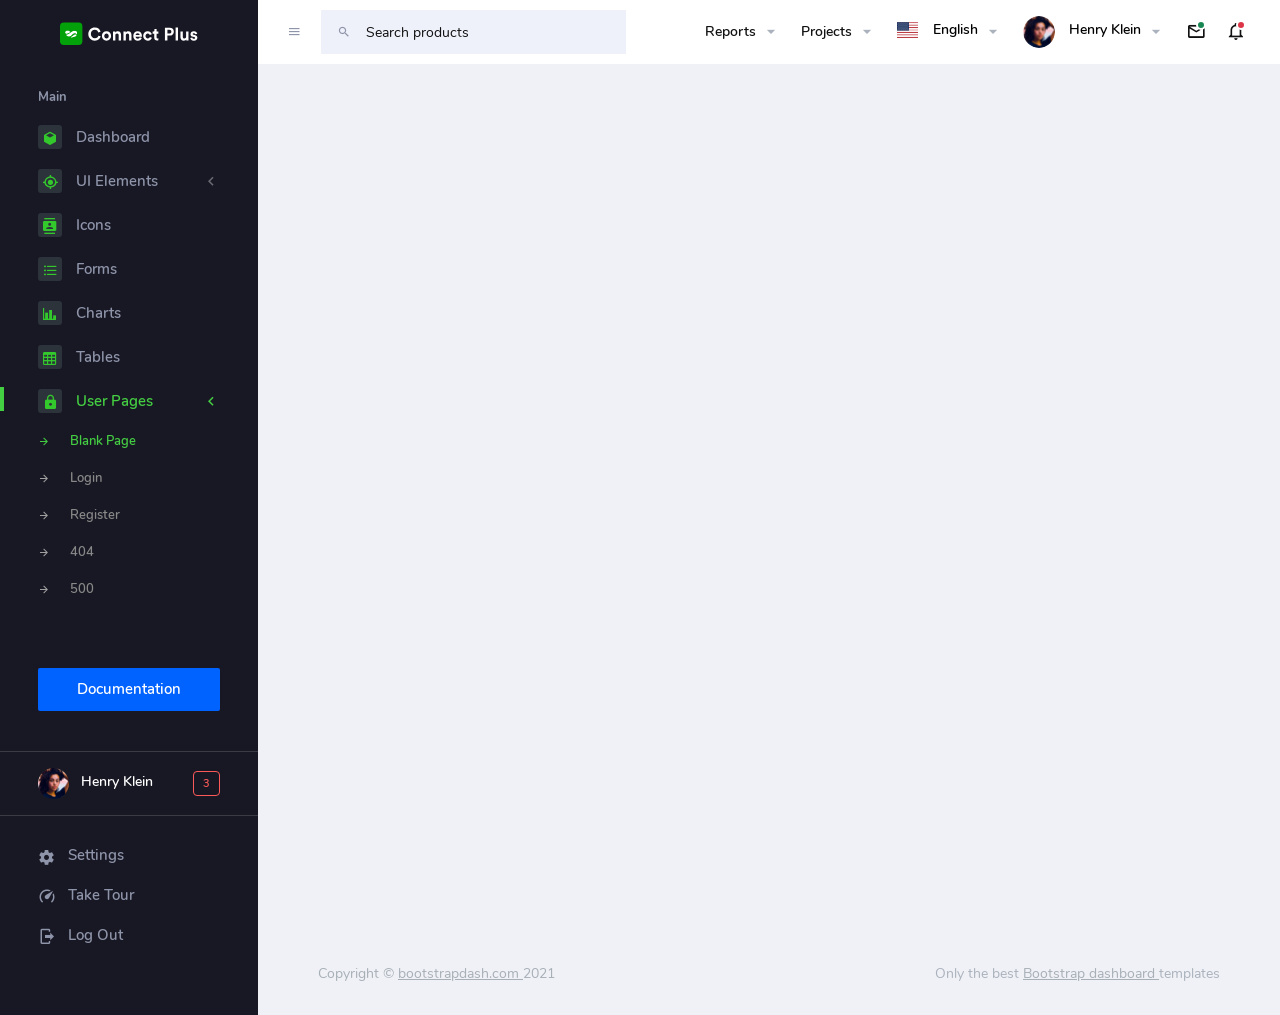
<file: template/pages/samples/blank-page.html>
<!DOCTYPE html>
<html lang="en">
  <head>
    <!-- Required meta tags -->
    <meta charset="utf-8">
    <meta name="viewport" content="width=device-width, initial-scale=1, shrink-to-fit=no">
    <title>Connect Plus</title>
    <!-- plugins:css -->
    <link rel="stylesheet" href="../../assets/vendors/mdi/css/materialdesignicons.min.css">
    <link rel="stylesheet" href="../../assets/vendors/flag-icon-css/css/flag-icon.min.css">
    <link rel="stylesheet" href="../../assets/vendors/css/vendor.bundle.base.css">
    <!-- endinject -->
    <!-- Plugin css for this page -->
    <!-- End plugin css for this page -->
    <!-- inject:css -->
    <!-- endinject -->
    <!-- Layout styles -->
    <link rel="stylesheet" href="../../assets/css/style.css">
    <!-- End layout styles -->
    <link rel="shortcut icon" href="../../assets/images/favicon.png" />
  </head>
  <body>
    <div class="container-scroller">
      <!-- partial:../../partials/_navbar.html -->
      <nav class="navbar default-layout-navbar col-lg-12 col-12 p-0 fixed-top d-flex flex-row">
        <div class="text-center navbar-brand-wrapper d-flex align-items-center justify-content-center">
          <a class="navbar-brand brand-logo" href="../../index.html"><img src="../../assets/images/logo.svg" alt="logo" /></a>
          <a class="navbar-brand brand-logo-mini" href="../../index.html"><img src="../../assets/images/logo-mini.svg" alt="logo" /></a>
        </div>
        <div class="navbar-menu-wrapper d-flex align-items-stretch">
          <button class="navbar-toggler navbar-toggler align-self-center" type="button" data-toggle="minimize">
            <span class="mdi mdi-menu"></span>
          </button>
          <div class="search-field d-none d-xl-block">
            <form class="d-flex align-items-center h-100" action="#">
              <div class="input-group">
                <div class="input-group-prepend bg-transparent">
                  <i class="input-group-text border-0 mdi mdi-magnify"></i>
                </div>
                <input type="text" class="form-control bg-transparent border-0" placeholder="Search products">
              </div>
            </form>
          </div>
          <ul class="navbar-nav navbar-nav-right">
            <li class="nav-item  dropdown d-none d-md-block">
              <a class="nav-link dropdown-toggle" id="reportDropdown" href="#" data-bs-toggle="dropdown" aria-expanded="false"> Reports </a>
              <div class="dropdown-menu navbar-dropdown" aria-labelledby="reportDropdown">
                <a class="dropdown-item" href="#">
                  <i class="mdi mdi-file-pdf me-2"></i>PDF </a>
                <div class="dropdown-divider"></div>
                <a class="dropdown-item" href="#">
                  <i class="mdi mdi-file-excel me-2"></i>Excel </a>
                <div class="dropdown-divider"></div>
                <a class="dropdown-item" href="#">
                  <i class="mdi mdi-file-word me-2"></i>doc </a>
              </div>
            </li>
            <li class="nav-item  dropdown d-none d-md-block">
              <a class="nav-link dropdown-toggle" id="projectDropdown" href="#" data-bs-toggle="dropdown" aria-expanded="false"> Projects </a>
              <div class="dropdown-menu navbar-dropdown" aria-labelledby="projectDropdown">
                <a class="dropdown-item" href="#">
                  <i class="mdi mdi-eye-outline me-2"></i>View Project </a>
                <div class="dropdown-divider"></div>
                <a class="dropdown-item" href="#">
                  <i class="mdi mdi-pencil-outline me-2"></i>Edit Project </a>
              </div>
            </li>
            <li class="nav-item nav-language dropdown d-none d-md-block">
              <a class="nav-link dropdown-toggle" id="languageDropdown" href="#" data-bs-toggle="dropdown" aria-expanded="false">
                <div class="nav-language-icon">
                  <i class="flag-icon flag-icon-us" title="us" id="us"></i>
                </div>
                <div class="nav-language-text">
                  <p class="mb-1 text-black">English</p>
                </div>
              </a>
              <div class="dropdown-menu navbar-dropdown" aria-labelledby="languageDropdown">
                <a class="dropdown-item" href="#">
                  <div class="nav-language-icon me-2">
                    <i class="flag-icon flag-icon-ae" title="ae" id="ae"></i>
                  </div>
                  <div class="nav-language-text">
                    <p class="mb-1 text-black">Arabic</p>
                  </div>
                </a>
                <div class="dropdown-divider"></div>
                <a class="dropdown-item" href="#">
                  <div class="nav-language-icon me-2">
                    <i class="flag-icon flag-icon-gb" title="GB" id="gb"></i>
                  </div>
                  <div class="nav-language-text">
                    <p class="mb-1 text-black">English</p>
                  </div>
                </a>
              </div>
            </li>
            <li class="nav-item nav-profile dropdown">
              <a class="nav-link dropdown-toggle" id="profileDropdown" href="#" data-bs-toggle="dropdown" aria-expanded="false">
                <div class="nav-profile-img">
                  <img src="../../assets/images/faces/face28.png" alt="image">
                </div>
                <div class="nav-profile-text">
                  <p class="mb-1 text-black">Henry Klein</p>
                </div>
              </a>
              <div class="dropdown-menu navbar-dropdown dropdown-menu-right p-0 border-0 font-size-sm" aria-labelledby="profileDropdown" data-x-placement="bottom-end">
                <div class="p-3 text-center bg-primary">
                  <img class="img-avatar img-avatar48 img-avatar-thumb" src="../../assets/images/faces/face28.png" alt="">
                </div>
                <div class="p-2">
                  <h5 class="dropdown-header text-uppercase ps-2 text-dark">User Options</h5>
                  <a class="dropdown-item py-1 d-flex align-items-center justify-content-between" href="#">
                    <span>Inbox</span>
                    <span class="p-0">
                      <span class="badge badge-primary">3</span>
                      <i class="mdi mdi-email-open-outline ms-1"></i>
                    </span>
                  </a>
                  <a class="dropdown-item py-1 d-flex align-items-center justify-content-between" href="#">
                    <span>Profile</span>
                    <span class="p-0">
                      <span class="badge badge-success">1</span>
                      <i class="mdi mdi-account-outline ms-1"></i>
                    </span>
                  </a>
                  <a class="dropdown-item py-1 d-flex align-items-center justify-content-between" href="javascript:void(0)">
                    <span>Settings</span>
                    <i class="mdi mdi-settings"></i>
                  </a>
                  <div role="separator" class="dropdown-divider"></div>
                  <h5 class="dropdown-header text-uppercase  ps-2 text-dark mt-2">Actions</h5>
                  <a class="dropdown-item py-1 d-flex align-items-center justify-content-between" href="#">
                    <span>Lock Account</span>
                    <i class="mdi mdi-lock ms-1"></i>
                  </a>
                  <a class="dropdown-item py-1 d-flex align-items-center justify-content-between" href="#">
                    <span>Log Out</span>
                    <i class="mdi mdi-logout ms-1"></i>
                  </a>
                </div>
              </div>
            </li>
            <li class="nav-item dropdown">
              <a class="nav-link count-indicator dropdown-toggle" id="messageDropdown" href="#" data-bs-toggle="dropdown" aria-expanded="false">
                <i class="mdi mdi-email-outline"></i>
                <span class="count-symbol bg-success"></span>
              </a>
              <div class="dropdown-menu dropdown-menu-end navbar-dropdown preview-list" aria-labelledby="messageDropdown">
                <h6 class="p-3 mb-0 bg-primary text-white py-4">Messages</h6>
                <div class="dropdown-divider"></div>
                <a class="dropdown-item preview-item">
                  <div class="preview-thumbnail">
                    <img src="../../assets/images/faces/face4.jpg" alt="image" class="profile-pic">
                  </div>
                  <div class="preview-item-content d-flex align-items-start flex-column justify-content-center">
                    <h6 class="preview-subject ellipsis mb-1 font-weight-normal">Mark send you a message</h6>
                    <p class="text-gray mb-0"> 1 Minutes ago </p>
                  </div>
                </a>
                <div class="dropdown-divider"></div>
                <a class="dropdown-item preview-item">
                  <div class="preview-thumbnail">
                    <img src="../../assets/images/faces/face2.jpg" alt="image" class="profile-pic">
                  </div>
                  <div class="preview-item-content d-flex align-items-start flex-column justify-content-center">
                    <h6 class="preview-subject ellipsis mb-1 font-weight-normal">Cregh send you a message</h6>
                    <p class="text-gray mb-0"> 15 Minutes ago </p>
                  </div>
                </a>
                <div class="dropdown-divider"></div>
                <a class="dropdown-item preview-item">
                  <div class="preview-thumbnail">
                    <img src="../../assets/images/faces/face3.jpg" alt="image" class="profile-pic">
                  </div>
                  <div class="preview-item-content d-flex align-items-start flex-column justify-content-center">
                    <h6 class="preview-subject ellipsis mb-1 font-weight-normal">Profile picture updated</h6>
                    <p class="text-gray mb-0"> 18 Minutes ago </p>
                  </div>
                </a>
                <div class="dropdown-divider"></div>
                <h6 class="p-3 mb-0 text-center">4 new messages</h6>
              </div>
            </li>
            <li class="nav-item dropdown">
              <a class="nav-link count-indicator dropdown-toggle" id="notificationDropdown" href="#" data-bs-toggle="dropdown">
                <i class="mdi mdi-bell-outline"></i>
                <span class="count-symbol bg-danger"></span>
              </a>
              <div class="dropdown-menu dropdown-menu-end navbar-dropdown preview-list" aria-labelledby="notificationDropdown">
                <h6 class="p-3 mb-0 bg-primary text-white py-4">Notifications</h6>
                <div class="dropdown-divider"></div>
                <a class="dropdown-item preview-item">
                  <div class="preview-thumbnail">
                    <div class="preview-icon bg-success">
                      <i class="mdi mdi-calendar"></i>
                    </div>
                  </div>
                  <div class="preview-item-content d-flex align-items-start flex-column justify-content-center">
                    <h6 class="preview-subject font-weight-normal mb-1">Event today</h6>
                    <p class="text-gray ellipsis mb-0"> Just a reminder that you have an event today </p>
                  </div>
                </a>
                <div class="dropdown-divider"></div>
                <a class="dropdown-item preview-item">
                  <div class="preview-thumbnail">
                    <div class="preview-icon bg-warning">
                      <i class="mdi mdi-settings"></i>
                    </div>
                  </div>
                  <div class="preview-item-content d-flex align-items-start flex-column justify-content-center">
                    <h6 class="preview-subject font-weight-normal mb-1">Settings</h6>
                    <p class="text-gray ellipsis mb-0"> Update dashboard </p>
                  </div>
                </a>
                <div class="dropdown-divider"></div>
                <a class="dropdown-item preview-item">
                  <div class="preview-thumbnail">
                    <div class="preview-icon bg-info">
                      <i class="mdi mdi-link-variant"></i>
                    </div>
                  </div>
                  <div class="preview-item-content d-flex align-items-start flex-column justify-content-center">
                    <h6 class="preview-subject font-weight-normal mb-1">Launch Admin</h6>
                    <p class="text-gray ellipsis mb-0"> New admin wow! </p>
                  </div>
                </a>
                <div class="dropdown-divider"></div>
                <h6 class="p-3 mb-0 text-center">See all notifications</h6>
              </div>
            </li>
          </ul>
          <button class="navbar-toggler navbar-toggler-right d-lg-none align-self-center" type="button" data-toggle="offcanvas">
            <span class="mdi mdi-menu"></span>
          </button>
        </div>
      </nav>
      <!-- partial -->
      <div class="container-fluid page-body-wrapper">
        <!-- partial:../../partials/_sidebar.html -->
        <nav class="sidebar sidebar-offcanvas" id="sidebar">
          <ul class="nav">
            <li class="nav-item nav-category">Main</li>
            <li class="nav-item">
              <a class="nav-link" href="../../index.html">
                <span class="icon-bg"><i class="mdi mdi-cube menu-icon"></i></span>
                <span class="menu-title">Dashboard</span>
              </a>
            </li>
            <li class="nav-item">
              <a class="nav-link" data-bs-toggle="collapse" href="#ui-basic" aria-expanded="false" aria-controls="ui-basic">
                <span class="icon-bg"><i class="mdi mdi-crosshairs-gps menu-icon"></i></span>
                <span class="menu-title">UI Elements</span>
                <i class="menu-arrow"></i>
              </a>
              <div class="collapse" id="ui-basic">
                <ul class="nav flex-column sub-menu">
                  <li class="nav-item"> <a class="nav-link" href="../../pages/ui-features/buttons.html">Buttons</a></li>
                  <li class="nav-item"> <a class="nav-link" href="../../pages/ui-features/dropdowns.html">Dropdowns</a></li>
                  <li class="nav-item"> <a class="nav-link" href="../../pages/ui-features/typography.html">Typography</a></li>
                </ul>
              </div>
            </li>
            <li class="nav-item">
              <a class="nav-link" href="../../pages/icons/mdi.html">
                <span class="icon-bg"><i class="mdi mdi-contacts menu-icon"></i></span>
                <span class="menu-title">Icons</span>
              </a>
            </li>
            <li class="nav-item">
              <a class="nav-link" href="../../pages/forms/basic_elements.html">
                <span class="icon-bg"><i class="mdi mdi-format-list-bulleted menu-icon"></i></span>
                <span class="menu-title">Forms</span>
              </a>
            </li>
            <li class="nav-item">
              <a class="nav-link" href="../../pages/charts/chartjs.html">
                <span class="icon-bg"><i class="mdi mdi-chart-bar menu-icon"></i></span>
                <span class="menu-title">Charts</span>
              </a>
            </li>
            <li class="nav-item">
              <a class="nav-link" href="../../pages/tables/basic-table.html">
                <span class="icon-bg"><i class="mdi mdi-table-large menu-icon"></i></span>
                <span class="menu-title">Tables</span>
              </a>
            </li>
            <li class="nav-item">
              <a class="nav-link" data-bs-toggle="collapse" href="#auth" aria-expanded="false" aria-controls="auth">
                <span class="icon-bg"><i class="mdi mdi-lock menu-icon"></i></span>
                <span class="menu-title">User Pages</span>
                <i class="menu-arrow"></i>
              </a>
              <div class="collapse" id="auth">
                <ul class="nav flex-column sub-menu">
                  <li class="nav-item"> <a class="nav-link" href="../../pages/samples/blank-page.html"> Blank Page </a></li>
                  <li class="nav-item"> <a class="nav-link" href="../../pages/samples/login.html"> Login </a></li>
                  <li class="nav-item"> <a class="nav-link" href="../../pages/samples/register.html"> Register </a></li>
                  <li class="nav-item"> <a class="nav-link" href="../../pages/samples/error-404.html"> 404 </a></li>
                  <li class="nav-item"> <a class="nav-link" href="../../pages/samples/error-500.html"> 500 </a></li>
                </ul>
              </div>
            </li>
            <li class="nav-item documentation-link">
              <a class="nav-link" href="http://www.bootstrapdash.com/demo/connect-plus-free/jquery/documentation/documentation.html" target="_blank">
                <span class="icon-bg">
                  <i class="mdi mdi-file-document-box menu-icon"></i>
                </span>
                <span class="menu-title">Documentation</span>
              </a>
            </li>
            <li class="nav-item sidebar-user-actions">
              <div class="user-details">
                <div class="d-flex justify-content-between align-items-center">
                  <div>
                    <div class="d-flex align-items-center">
                      <div class="sidebar-profile-img">
                        <img src="../../assets/images/faces/face28.png" alt="image">
                      </div>
                      <div class="sidebar-profile-text">
                        <p class="mb-1">Henry Klein</p>
                      </div>
                    </div>
                  </div>
                  <div class="badge badge-danger">3</div>
                </div>
              </div>
            </li>
            <li class="nav-item sidebar-user-actions">
              <div class="sidebar-user-menu">
                <a href="#" class="nav-link"><i class="mdi mdi-settings menu-icon"></i>
                  <span class="menu-title">Settings</span>
                </a>
              </div>
            </li>
            <li class="nav-item sidebar-user-actions">
              <div class="sidebar-user-menu">
                <a href="#" class="nav-link"><i class="mdi mdi-speedometer menu-icon"></i>
                  <span class="menu-title">Take Tour</span></a>
              </div>
            </li>
            <li class="nav-item sidebar-user-actions">
              <div class="sidebar-user-menu">
                <a href="#" class="nav-link"><i class="mdi mdi-logout menu-icon"></i>
                  <span class="menu-title">Log Out</span></a>
              </div>
            </li>
          </ul>
        </nav>
        <!-- partial -->
        <div class="main-panel">
          <div class="content-wrapper">
          </div>
          <!-- content-wrapper ends -->
          <!-- partial:../../partials/_footer.html -->
          <footer class="footer">
            <div class="footer-inner-wraper">
              <div class="d-sm-flex justify-content-center justify-content-sm-between py-2">
                <span class="text-muted text-center text-sm-left d-block d-sm-inline-block">Copyright © <a href="https://www.bootstrapdash.com/" target="_blank">bootstrapdash.com </a>2021</span>
                <span class="float-none float-sm-right d-block mt-1 mt-sm-0 text-center">Only the best <a href="https://www.bootstrapdash.com/" target="_blank"> Bootstrap dashboard </a> templates</span>
              </div>
            </div>
          </footer>
          <!-- partial -->
        </div>
        <!-- main-panel ends -->
      </div>
      <!-- page-body-wrapper ends -->
    </div>
    <!-- container-scroller -->
    <!-- plugins:js -->
    <script src="../../assets/vendors/js/vendor.bundle.base.js"></script>
    <!-- endinject -->
    <!-- Plugin js for this page -->
    <!-- End plugin js for this page -->
    <!-- inject:js -->
    <script src="../../assets/js/off-canvas.js"></script>
    <script src="../../assets/js/hoverable-collapse.js"></script>
    <script src="../../assets/js/misc.js"></script>
    <!-- endinject -->
    <!-- Custom js for this page -->
    <!-- End custom js for this page -->
  </body>
</html>
</file>
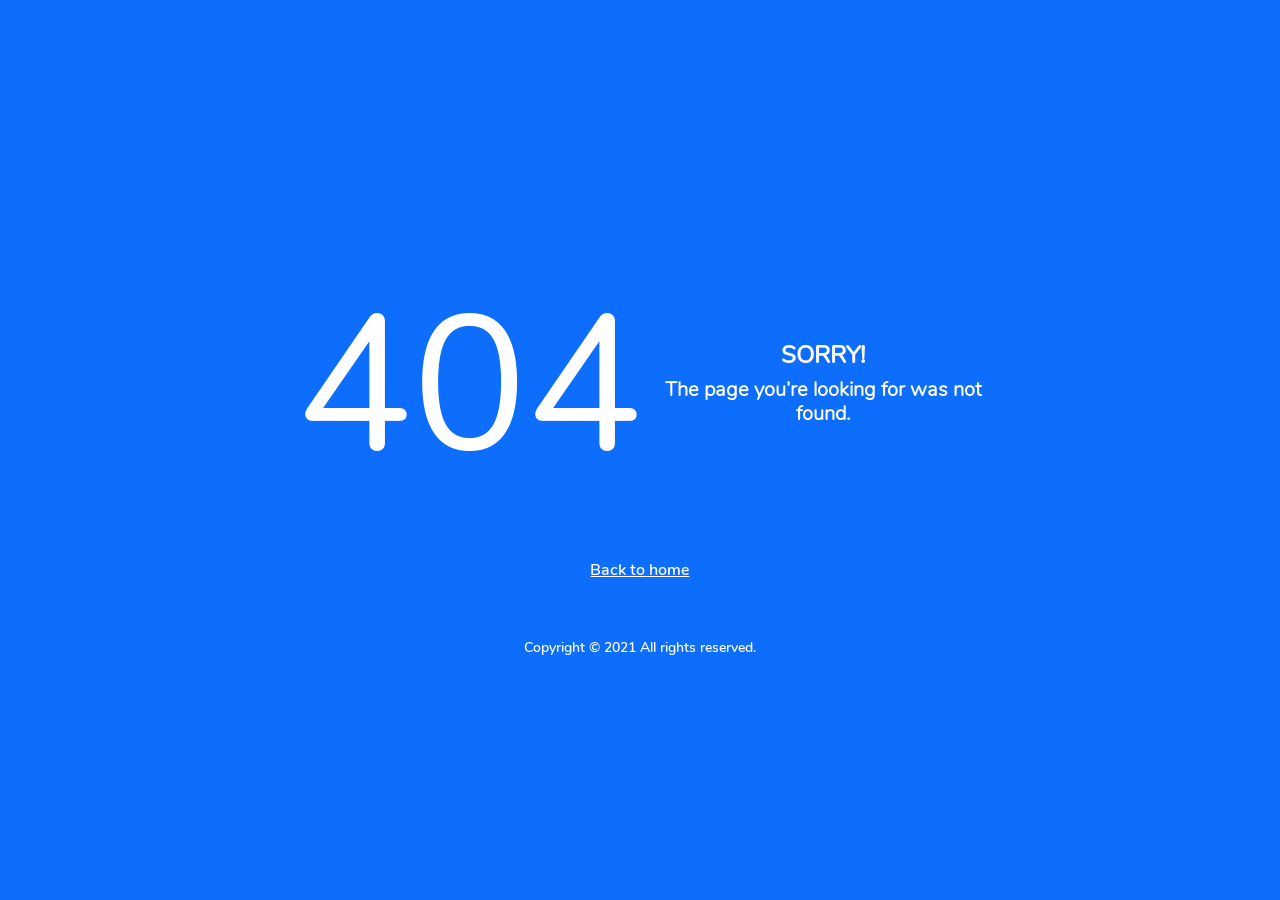
<file: template/pages/samples/error-404.html>
<!DOCTYPE html>
<html lang="en">
  <head>
    <!-- Required meta tags -->
    <meta charset="utf-8">
    <meta name="viewport" content="width=device-width, initial-scale=1, shrink-to-fit=no">
    <title>Connect Plus</title>
    <!-- plugins:css -->
    <link rel="stylesheet" href="../../assets/vendors/mdi/css/materialdesignicons.min.css">
    <link rel="stylesheet" href="../../assets/vendors/flag-icon-css/css/flag-icon.min.css">
    <link rel="stylesheet" href="../../assets/vendors/css/vendor.bundle.base.css">
    <!-- endinject -->
    <!-- Plugin css for this page -->
    <!-- End Plugin css for this page -->
    <!-- inject:css -->
    <!-- endinject -->
    <!-- Layout styles -->
    <link rel="stylesheet" href="../../assets/css/style.css">
    <!-- End layout styles -->
    <link rel="shortcut icon" href="../../assets/images/favicon.png" />
  </head>
  <body>
    <div class="container-scroller">
      <div class="container-fluid page-body-wrapper full-page-wrapper">
        <div class="content-wrapper d-flex align-items-center text-center error-page bg-primary">
          <div class="row flex-grow">
            <div class="col-lg-7 mx-auto text-white">
              <div class="row align-items-center d-flex flex-row">
                <div class="col-lg-6 text-lg-right pr-lg-4">
                  <h1 class="display-1 mb-0">404</h1>
                </div>
                <div class="col-lg-6 error-page-divider text-lg-left ps-lg-4">
                  <h2>SORRY!</h2>
                  <h3 class="font-weight-light">The page you’re looking for was not found.</h3>
                </div>
              </div>
              <div class="row mt-5">
                <div class="col-12 text-center mt-xl-2">
                  <a class="text-white font-weight-medium" href="../../index.html">Back to home</a>
                </div>
              </div>
              <div class="row mt-5">
                <div class="col-12 mt-xl-2">
                  <p class="text-white font-weight-medium text-center">Copyright &copy; 2021 All rights reserved.</p>
                </div>
              </div>
            </div>
          </div>
        </div>
        <!-- content-wrapper ends -->
      </div>
      <!-- page-body-wrapper ends -->
    </div>
    <!-- container-scroller -->
    <!-- plugins:js -->
    <script src="../../assets/vendors/js/vendor.bundle.base.js"></script>
    <!-- endinject -->
    <!-- Plugin js for this page -->
    <!-- End plugin js for this page -->
    <!-- inject:js -->
    <script src="../../assets/js/off-canvas.js"></script>
    <script src="../../assets/js/hoverable-collapse.js"></script>
    <script src="../../assets/js/misc.js"></script>
    <!-- endinject -->
  </body>
</html>
</file>
<file: template/assets/vendors/css/vendor.bundle.base.css>
/*
 * Container style
 */
.ps {
  overflow: hidden !important;
  overflow-anchor: none;
  -ms-overflow-style: none;
  touch-action: auto;
  -ms-touch-action: auto;
}

/*
 * Scrollbar rail styles
 */
.ps__rail-x {
  display: none;
  opacity: 0;
  transition: background-color .2s linear, opacity .2s linear;
  -webkit-transition: background-color .2s linear, opacity .2s linear;
  height: 15px;
  /* there must be 'bottom' or 'top' for ps__rail-x */
  bottom: 0px;
  /* please don't change 'position' */
  position: absolute;
}

.ps__rail-y {
  display: none;
  opacity: 0;
  transition: background-color .2s linear, opacity .2s linear;
  -webkit-transition: background-color .2s linear, opacity .2s linear;
  width: 15px;
  /* there must be 'right' or 'left' for ps__rail-y */
  right: 0;
  /* please don't change 'position' */
  position: absolute;
}

.ps--active-x > .ps__rail-x,
.ps--active-y > .ps__rail-y {
  display: block;
  background-color: transparent;
}

.ps:hover > .ps__rail-x,
.ps:hover > .ps__rail-y,
.ps--focus > .ps__rail-x,
.ps--focus > .ps__rail-y,
.ps--scrolling-x > .ps__rail-x,
.ps--scrolling-y > .ps__rail-y {
  opacity: 0.6;
}

.ps .ps__rail-x:hover,
.ps .ps__rail-y:hover,
.ps .ps__rail-x:focus,
.ps .ps__rail-y:focus,
.ps .ps__rail-x.ps--clicking,
.ps .ps__rail-y.ps--clicking {
  background-color: #eee;
  opacity: 0.9;
}

/*
 * Scrollbar thumb styles
 */
.ps__thumb-x {
  background-color: #aaa;
  border-radius: 6px;
  transition: background-color .2s linear, height .2s ease-in-out;
  -webkit-transition: background-color .2s linear, height .2s ease-in-out;
  height: 6px;
  /* there must be 'bottom' for ps__thumb-x */
  bottom: 2px;
  /* please don't change 'position' */
  position: absolute;
}

.ps__thumb-y {
  background-color: #aaa;
  border-radius: 6px;
  transition: background-color .2s linear, width .2s ease-in-out;
  -webkit-transition: background-color .2s linear, width .2s ease-in-out;
  width: 6px;
  /* there must be 'right' for ps__thumb-y */
  right: 2px;
  /* please don't change 'position' */
  position: absolute;
}

.ps__rail-x:hover > .ps__thumb-x,
.ps__rail-x:focus > .ps__thumb-x,
.ps__rail-x.ps--clicking .ps__thumb-x {
  background-color: #999;
  height: 11px;
}

.ps__rail-y:hover > .ps__thumb-y,
.ps__rail-y:focus > .ps__thumb-y,
.ps__rail-y.ps--clicking .ps__thumb-y {
  background-color: #999;
  width: 11px;
}

/* MS supports */
@supports (-ms-overflow-style: none) {
  .ps {
    overflow: auto !important;
  }
}

@media screen and (-ms-high-contrast: active), (-ms-high-contrast: none) {
  .ps {
    overflow: auto !important;
  }
}
</file>
<file: template/ckeditor/samples/css/samples.css>
/**
 * @license Copyright (c) 2003-2022, CKSource Holding sp. z o.o. All rights reserved.
 * For licensing, see LICENSE.md or https://ckeditor.com/legal/ckeditor-oss-license
 */
@media (max-width: 900px) {
  .global-is-mobile-hidden {
    display: none !important;
  }
}
article,
aside,
details,
figcaption,
figure,
footer,
header,
hgroup,
main,
menu,
nav,
section {
  display: block;
}
body,
html {
  margin: 0;
  padding: 0;
  font: 16px / 1.8 Arial, 'Helvetica Neue', Helvetica, sans-serif;
  font-weight: 300;
  color: #575757;
}
.grid-width-10 {
  width: 10%;
}
.grid-width-20 {
  width: 20%;
}
.grid-width-30 {
  width: 30%;
}
.grid-width-40 {
  width: 40%;
}
.grid-width-50 {
  width: 50%;
}
.grid-width-60 {
  width: 60%;
}
.grid-width-70 {
  width: 70%;
}
.grid-width-80 {
  width: 80%;
}
.grid-width-90 {
  width: 90%;
}
.grid-width-100 {
  width: 100%;
}
@media (max-width: 900px) {
  .grid-width-10,
  .grid-width-20,
  .grid-width-30,
  .grid-width-40,
  .grid-width-50,
  .grid-width-60,
  .grid-width-70,
  .grid-width-80,
  .grid-width-90,
  .grid-width-100 {
    width: 100%;
  }
}
*[class*="grid-width"] {
  -webkit-box-sizing: border-box;
  -moz-box-sizing: border-box;
  box-sizing: border-box;
  padding-left: 4%;
  padding-right: 4%;
  float: left;
}
*[class*="grid-width"]:after,
.grid-container:after,
*[class*="grid-width"]:before,
.grid-container:before {
  content: '';
  display: block;
  overflow: hidden;
  visibility: hidden;
  font-size: 0;
  line-height: 0;
  width: 0;
  height: 0;
}
*[class*="grid-width"]:after,
.grid-container:after {
  clear: both;
}
.grid-container {
  -webkit-box-sizing: border-box;
  -moz-box-sizing: border-box;
  box-sizing: border-box;
  margin-left: auto;
  margin-right: auto;
}
.grid-container-nested *[class*="grid-width"]:first-child {
  padding-left: 0;
}
.grid-container-nested *[class*="grid-width"]:last-child {
  padding-right: 0;
}
@media (max-width: 900px) {
  .grid-container-nested *[class*="grid-width"]:first-child {
    padding-left: 4%;
  }
  .grid-container-nested *[class*="grid-width"]:last-child {
    padding-right: 4%;
  }
}
.header-a {
  min-height: 140px;
  overflow: hidden;
}
.header-a .header-a-logo {
  margin: 40px 0 0;
}
@media (max-width: 900px) {
  .header-a .header-a-logo {
    text-align: center;
  }
}
.header-a .header-a-logo img {
  border: transparent;
}
.navigation-a {
  height: 30px;
  background: #3D3D3D;
  position: absolute;
  left: 0;
  right: 0;
  top: 0;
  padding: 0;
  overflow: hidden;
}
@media (max-width: 900px) {
  .navigation-a {
    text-align: center;
  }
}
.navigation-a ul {
  list-style: none;
  margin: 0;
  overflow: hidden;
}
.navigation-a ul li,
.navigation-a ul li a {
  display: inline-block;
}
@media (max-width: 900px) {
  .navigation-a ul {
    width: auto;
    text-overflow: ellipsis;
    white-space: nowrap;
    display: inline-block;
    float: none;
  }
  .navigation-a ul:before,
  .navigation-a ul:after {
    display: none;
  }
}
.navigation-a ul.navigation-a-left {
  text-align: left;
}
@media (max-width: 900px) {
  .navigation-a ul.navigation-a-left {
    padding-right: 0;
  }
}
.navigation-a ul.navigation-a-right {
  text-align: right;
}
@media (max-width: 900px) {
  .navigation-a ul.navigation-a-right {
    padding-left: 23px;
  }
}
.navigation-a ul li + li {
  margin-left: 23px;
}
.navigation-a ul li a {
  font-size: 10px;
  font-size: 0.625rem;
  line-height: 18px;
  line-height: 1.13rem;
  line-height: 30px;
  float: left;
  color: #ddd;
  font-weight: bold;
  text-decoration: none;
  text-transform: uppercase;
}
.navigation-a ul li a:hover {
  cursor: pointer;
  color: #fff;
}
.icon-navigation-a-github:before,
.icon-navigation-a-github:after {
  background-image: url("[data-uri]");
}
.navigation-b {
  text-align: right;
  margin: 52px 0 0;
  overflow: visible;
}
@media (max-width: 900px) {
  .navigation-b {
    text-align: center;
    margin-top: 20px;
    padding: 0;
  }
}
.navigation-b ul {
  padding: 0;
  list-style: none;
  margin: 0;
  overflow: visible;
}
.navigation-b ul li,
.navigation-b ul li a {
  display: inline-block;
}
@media (max-width: 900px) {
  .navigation-b ul {
    display: table;
    width: 100%;
    padding-bottom: 1.5em;
  }
}
@media (max-width: 900px) {
  .navigation-b ul li {
    display: table-row;
  }
}
.navigation-b ul li + li {
  margin-left: 20px;
}
@media (max-width: 900px) {
  .navigation-b ul li + li {
    margin-left: 0;
  }
}
.navigation-b ul li a {
  -webkit-box-sizing: border-box;
  -moz-box-sizing: border-box;
  box-sizing: border-box;
  text-transform: uppercase;
  text-decoration: none;
  outline: none;
}
@media (max-width: 900px) {
  .navigation-b ul li a {
    width: 100%;
    -webkit-border-radius: 0;
    -webkit-background-clip: padding-box;
    -moz-border-radius: 0;
    -moz-background-clip: padding;
    border-radius: 0;
    background-clip: padding-box;
  }
}
.footer-a {
  font-size: 13px;
  font-size: 0.8125rem;
  line-height: 23.4px;
  line-height: 1.46rem;
  padding-top: 2.25em;
  padding-bottom: 2.25em;
  overflow: hidden;
  color: #8a8a8a;
}
.footer-a a {
  color: #0287D0;
  text-decoration: none;
  border-bottom: 1px dotted #0287D0;
}
.footer-a a:hover {
  color: #0277b7;
}
.footer-a p {
  margin: 0;
  display: inline-block;
  text-align: center;
}
.content {
  font-size: 14px;
  font-size: 0.875rem;
  line-height: 25.2px;
  line-height: 1.57rem;
  overflow: hidden;
  padding-top: 1.5em;
  padding-bottom: 1.5em;
}
.content p {
  margin: 0.75em 0;
}
.content ul,
.content ol,
.content pre,
.content blockquote,
.content textarea:not([class^="cke"]),
.content .cke {
  margin: 1.875em 0;
}
.content code,
.content kbd {
  -webkit-border-radius: 3px;
  -webkit-background-clip: padding-box;
  -moz-border-radius: 3px;
  -moz-background-clip: padding;
  border-radius: 3px;
  background-clip: padding-box;
  padding: 3px 4px;
}
.content pre,
.content code,
.content kbd,
.content blockquote {
  background: #f5f5f5;
}
.content blockquote,
.content pre {
  background: none;
  border-left: 4px solid #0287D0;
  padding: 1.5em 2.25em;
}
.content p a,
.content ul a,
.content ol a,
.content blockquote a,
.content h1 a,
.content h2 a,
.content h3 a,
.content h4 a,
.content h5 a {
  color: #0287D0;
  text-decoration: none;
  border-bottom: 1px dotted #0287D0;
}
.content p a:hover,
.content ul a:hover,
.content ol a:hover,
.content blockquote a:hover,
.content h1 a:hover,
.content h2 a:hover,
.content h3 a:hover,
.content h4 a:hover,
.content h5 a:hover {
  color: #0277b7;
}
.content h1,
.content h2,
.content h3,
.content h4,
.content h5 {
  color: #000;
  font-weight: 100;
}
.content h1 code,
.content h2 code,
.content h3 code,
.content h4 code,
.content h5 code,
.content h1 kbd,
.content h2 kbd,
.content h3 kbd,
.content h4 kbd,
.content h5 kbd {
  font-size: inherit;
}
.content h1 a.content-heading-anchor,
.content h2 a.content-heading-anchor,
.content h3 a.content-heading-anchor,
.content h4 a.content-heading-anchor,
.content h5 a.content-heading-anchor {
  font-weight: 100;
  vertical-align: middle;
  opacity: 0;
  border: 0;
}
.content h1:hover a.content-heading-anchor,
.content h2:hover a.content-heading-anchor,
.content h3:hover a.content-heading-anchor,
.content h4:hover a.content-heading-anchor,
.content h5:hover a.content-heading-anchor {
  opacity: 1;
}
.content h1:target a,
.content h2:target a,
.content h3:target a,
.content h4:target a,
.content h5:target a {
  -webkit-animation: targetLinkOpacity 0.5s linear alternate;
  -moz-animation: targetLinkOpacity 0.5s linear alternate;
  -o-animation: targetLinkOpacity 0.5s linear alternate;
  animation: targetLinkOpacity 0.5s linear alternate;
  opacity: 1;
}
.content input,
.content select,
.content textarea:not([class^="cke"]) {
  -webkit-border-radius: 3px;
  -webkit-background-clip: padding-box;
  -moz-border-radius: 3px;
  -moz-background-clip: padding;
  border-radius: 3px;
  background-clip: padding-box;
  -webkit-box-shadow: inset 0 1px 1px rgba(0, 0, 0, 0.08);
  -moz-box-shadow: inset 0 1px 1px rgba(0, 0, 0, 0.08);
  box-shadow: inset 0 1px 1px rgba(0, 0, 0, 0.08);
  font: inherit;
  color: inherit;
  border: 1px solid #D9D9D9;
  padding: .2em .5em;
}
.content input:focus,
.content select:focus,
.content textarea:not([class^="cke"]):focus {
  border-color: #66afe9;
  outline: 0;
  -webkit-box-shadow: inset 0 1px 1px rgba(0, 0, 0, 0.08), 0 0 8px #93c6ef;
  -moz-box-shadow: inset 0 1px 1px rgba(0, 0, 0, 0.08), 0 0 8px #93c6ef;
  box-shadow: inset 0 1px 1px rgba(0, 0, 0, 0.08), 0 0 8px #93c6ef;
}
.content abbr {
  border-bottom: 1px dotted #666;
  cursor: pointer;
}
.content blockquote {
  font-style: italic;
  font-family: Georgia, Times, "Times New Roman", serif;
  font-size: 16px;
  font-size: 1rem;
  line-height: 28.8px;
  line-height: 1.8rem;
}
.content em {
  font-style: italic;
}
.content h1 {
  font-size: 36px;
  font-size: 2.25rem;
  line-height: 64.8px;
  line-height: 4.05rem;
  margin: 1.125em 0 0;
}
.content h2 {
  font-size: 27.2px;
  font-size: 1.7rem;
  line-height: 48.96px;
  line-height: 3.06rem;
  margin: 0.9em 0 0;
}
.content h3 {
  font-size: 24px;
  font-size: 1.5rem;
  line-height: 43.2px;
  line-height: 2.7rem;
  font-weight: 500;
  margin: 0.75em 0 0;
}
.content h4 {
  font-size: 19.2px;
  font-size: 1.2rem;
  line-height: 34.56px;
  line-height: 2.16rem;
  font-weight: 500;
  margin: 0.75em 0 0;
}
.content h5 {
  font-size: 17.6px;
  font-size: 1.1rem;
  line-height: 31.68px;
  line-height: 1.98rem;
  font-weight: 500;
  margin: 0.75em 0 0;
}
.content hr {
  border: 0;
  border-top: 4px solid #D9D9D9;
  margin: 1.5em 0;
}
.content input[type="text"] {
  height: 1.8em;
  line-height: 1.8em;
}
.content input[type="button"] {
  -webkit-appearance: button;
  -moz-appearance: button;
  appearance: button;
}
.content kbd {
  font-size: 12px;
  font-size: 0.75rem;
  line-height: 21.6px;
  line-height: 1.35rem;
  font-family: Arial, 'Helvetica Neue', Helvetica, sans-serif;
  padding: 2px 6px;
  -webkit-box-shadow: 0 0 4px #fff inset, 0 2px 0 #D9D9D9;
  -moz-box-shadow: 0 0 4px #fff inset, 0 2px 0 #D9D9D9;
  box-shadow: 0 0 4px #fff inset, 0 2px 0 #D9D9D9;
}
.content p img {
  vertical-align: middle;
}
.content p pre {
  padding: 1.5em;
}
.content pre {
  padding: 0;
  border: 0;
  tab-size: 4;
  -o-tab-size: 4;
  -moz-tab-size: 4;
}
.content pre,
.content code {
  font-size: 11.89px;
  font-size: 0.743rem;
  line-height: 21.4px;
  line-height: 1.34rem;
  font-family: Consolas, Menlo, Monaco, Lucida Console, Liberation Mono, DejaVu Sans Mono, Bitstream Vera Sans Mono, Courier New, monospace, serif;
}
.content pre a,
.content code a {
  border: 0;
}
.content pre code {
  padding: 0.75em;
  display: block;
}
.content strong {
  color: #000;
}
.content ul ul,
.content ol ul,
.content ul ol,
.content ol ol {
  margin: 0.75em 0;
}
.content ul li,
.content ol li {
  font-size: 14px;
  font-size: 0.875rem;
  line-height: 30.24px;
  line-height: 1.89rem;
}
.content textarea:not([class^="cke"]) {
  width: 100%;
}
.content div.todo {
  border: 2px dotted #444;
  padding: 10px;
  margin: 60px 0 10px 0;
  /* Remove me some day */
}
.content div.todo:before {
  content: "TODO";
  font-weight: bold;
}
body a.button-a,
body button.button-a,
body input.button-a {
  -webkit-border-radius: 3px;
  -webkit-background-clip: padding-box;
  -moz-border-radius: 3px;
  -moz-background-clip: padding;
  border-radius: 3px;
  background-clip: padding-box;
  font-size: 14px;
  font-size: 0.875rem;
  line-height: 25.2px;
  line-height: 1.57rem;
  height: 36px;
  line-height: 36px;
  padding: 0 1.1em;
  font-weight: 700;
  color: #3e3e3e;
  white-space: nowrap;
  text-decoration: none;
  display: inline-block;
  cursor: pointer;
  border: 0;
  vertical-align: middle;
  margin: 1px 0;
  background: transparent;
}
body a.button-a.icon-pos-left,
body button.button-a.icon-pos-left,
body input.button-a.icon-pos-left {
  padding-left: .8em;
}
body a.button-a.icon-pos-right,
body button.button-a.icon-pos-right,
body input.button-a.icon-pos-right {
  padding-right: .8em;
}
body a.button-a.button-a-no-text,
body button.button-a.button-a-no-text,
body input.button-a.button-a-no-text {
  -webkit-border-radius: 100px;
  -webkit-background-clip: padding-box;
  -moz-border-radius: 100px;
  -moz-background-clip: padding;
  border-radius: 100px;
  background-clip: padding-box;
  width: 36px;
  padding: 0;
  text-indent: -999px;
  overflow: hidden;
  position: relative;
  text-align: center;
}
body a.button-a.button-a-no-text:before,
body button.button-a.button-a-no-text:before,
body input.button-a.button-a-no-text:before {
  position: absolute;
  left: 50%;
  top: 50%;
  margin: -9px 0 0 -9px;
}
@media (max-width: 900px) {
  body a.button-a.button-a-mobile-collapsed,
  body button.button-a.button-a-mobile-collapsed,
  body input.button-a.button-a-mobile-collapsed {
    -webkit-border-radius: 100px;
    -webkit-background-clip: padding-box;
    -moz-border-radius: 100px;
    -moz-background-clip: padding;
    border-radius: 100px;
    background-clip: padding-box;
    width: 36px;
    padding: 0;
    text-indent: -999px;
    overflow: hidden;
    position: relative;
    text-align: center;
  }
  body a.button-a.button-a-mobile-collapsed:before,
  body button.button-a.button-a-mobile-collapsed:before,
  body input.button-a.button-a-mobile-collapsed:before {
    position: absolute;
    left: 50%;
    top: 50%;
    margin: -9px 0 0 -9px;
  }
  body a.button-a.button-a-mobile-collapsed:before,
  body button.button-a.button-a-mobile-collapsed:before,
  body input.button-a.button-a-mobile-collapsed:before {
    position: absolute;
    left: 50%;
    top: 50%;
    margin: -9px 0 0 -9px;
  }
}
body a.button-a:active,
body button.button-a:active,
body input.button-a:active,
body a.button-a:hover,
body button.button-a:hover,
body input.button-a:hover {
  color: #fff;
  background: #0277b7;
}
body a.button-a:focus,
body button.button-a:focus,
body input.button-a:focus {
  border-color: #66afe9;
  outline: 0;
  -webkit-box-shadow: inset 0 1px 1px rgba(0, 0, 0, 0.075), 0 0 8px #93c6ef;
  -moz-box-shadow: inset 0 1px 1px rgba(0, 0, 0, 0.075), 0 0 8px #93c6ef;
  box-shadow: inset 0 1px 1px rgba(0, 0, 0, 0.075), 0 0 8px #93c6ef;
}
body a.button-a-soft,
body button.button-a-soft,
body input.button-a-soft {
  background: #e7e7e7;
}
body a.button-a-soft:active,
body button.button-a-soft:active,
body input.button-a-soft:active,
body a.button-a-soft:hover,
body button.button-a-soft:hover,
body input.button-a-soft:hover {
  color: #3e3e3e;
  background: #cecece;
}
body a.button-a-background,
body button.button-a-background,
body input.button-a-background,
body a.navigation-b ul li a:hover,
body button.navigation-b ul li a:hover,
body input.navigation-b ul li a:hover {
  color: #fff;
  background: #0287D0;
}
body a.button-a-background:active,
body button.button-a-background:active,
body input.button-a-background:active,
body a.button-a-background:hover,
body button.button-a-background:hover,
body input.button-a-background:hover,
body a.navigation-b ul li a:hover:active,
body button.navigation-b ul li a:hover:active,
body input.navigation-b ul li a:hover:active,
body a.navigation-b ul li a:hover:hover,
body button.navigation-b ul li a:hover:hover,
body input.navigation-b ul li a:hover:hover {
  color: #fff;
  background: #0277b7;
}
.balloon-a {
  font-size: 12px;
  font-size: 0.75rem;
  line-height: 21.6px;
  line-height: 1.35rem;
  -webkit-border-radius: 3px;
  -webkit-background-clip: padding-box;
  -moz-border-radius: 3px;
  -moz-background-clip: padding;
  border-radius: 3px;
  background-clip: padding-box;
  border-bottom: 3px solid #d4d4d4;
  background: #ebebeb;
  display: inline-block;
  white-space: nowrap;
  padding: .4em 1.2em .2em;
  font-weight: 700;
  position: relative;
  z-index: 1000;
  text-transform: none;
  color: #575757;
}
.balloon-a:hover {
  color: #575757;
}
.balloon-a:before {
  content: '';
  width: 0;
  height: 0;
  border-style: solid;
  position: absolute;
}
.balloon-a-ne:before,
.balloon-a-nw:before {
  top: -13px;
  border-width: 0 9px 15.6px 9px;
  border-color: transparent transparent #ebebeb transparent;
}
.balloon-a-se:before,
.balloon-a-sw:before {
  bottom: -13px;
  border-width: 15.6px 9px 0 9px;
  border-color: #ebebeb transparent transparent transparent;
}
.balloon-a-nw:before,
.balloon-a-sw:before {
  left: 20px;
}
.balloon-a-ne:before,
.balloon-a-se:before {
  right: 20px;
}
.icon-pos-left:before,
.icon-pos-right:after {
  content: '';
  display: inline-block;
  width: 18px;
  height: 18px;
  vertical-align: middle;
  background-repeat: no-repeat;
}
.icon-pos-left:before {
  margin-right: 10px;
}
.icon-pos-right:after {
  margin-left: 10px;
}
.icon-download:before,
.icon-download:after {
  background-image: url("[data-uri]");
}
.icon-question-mark:before,
.icon-question-mark:after {
  background-image: url("[data-uri]");
}
.icon-close:before,
.icon-close:after {
  background-image: url("[data-uri]");
}
.ie8 .switch > * {
  vertical-align: middle;
}
.ie8 .switch input[type="radio"] {
  margin: 0 0.25em;
  display: inline-block;
}
.ie8 .switch label {
  margin-left: 0 !important;
  margin-right: 0 !important;
}
.ie8 .switch label[data-for="1"] {
  float: left;
}
.ie8 .switch label[data-for="2"] {
  float: right;
}
.ie8 .switch .switch-inner {
  display: none;
}
.switch {
  font-size: 14px;
  font-size: 0.875rem;
  line-height: 25.2px;
  line-height: 1.57rem;
  font-weight: bold;
  background-color: #0287D0;
  overflow: hidden;
  display: inline-block;
  padding: 0.75em 0.25em;
  color: #fff;
  -webkit-border-radius: 3px;
  -webkit-background-clip: padding-box;
  -moz-border-radius: 3px;
  -moz-background-clip: padding;
  border-radius: 3px;
  background-clip: padding-box;
  position: relative;
}
.switch input[type="radio"] {
  display: none;
}
.switch label {
  position: relative;
  z-index: 2;
  float: left;
  cursor: pointer;
  padding: 0 0.75em;
}
.switch label:hover {
  text-decoration: underline;
}
.switch .switch-inner {
  float: left;
  background-color: #FFF;
  height: 1.5em;
  width: 4.125em;
  padding: 2px;
  margin: 0 0.25em;
  -webkit-border-radius: 5.5px;
  -webkit-background-clip: padding-box;
  -moz-border-radius: 5.5px;
  -moz-background-clip: padding;
  border-radius: 5.5px;
  background-clip: padding-box;
}
.switch .switch-inner .handler {
  overflow: hidden;
  position: relative;
  display: block;
  height: 1.5em;
  width: 1.5em;
  background: #027dc1;
  -webkit-border-radius: 4.5px;
  -webkit-background-clip: padding-box;
  -moz-border-radius: 4.5px;
  -moz-background-clip: padding;
  border-radius: 4.5px;
  background-clip: padding-box;
}
.switch .switch-inner .handler:before {
  content: '';
  display: block;
  position: absolute;
  top: 0;
  right: 0;
  bottom: 3px;
  left: 0;
  background-color: #0291df;
  -webkit-border-bottom-left-radius: 4.5px;
  -moz-border-radius-bottomleft: 4.5px;
  border-bottom-left-radius: 4.5px;
  -webkit-border-bottom-right-radius: 4.5px;
  -webkit-background-clip: padding-box;
  -moz-border-radius-bottomright: 4.5px;
  -moz-background-clip: padding;
  border-bottom-right-radius: 4.5px;
  background-clip: padding-box;
}
.switch:hover .switch-inner .handler:before {
  background: #029ef3;
}
.switch input[data-num="2"]:checked ~ .switch-inner > .handler {
  margin-left: auto;
}
.switch input[data-num="2"]:checked ~ label[data-for="1"] {
  padding-right: 5.125em;
  margin-right: -4.375em;
}
.switch input[data-num="1"]:checked ~ label[data-for="2"] {
  padding-left: 5.125em;
  margin-left: -4.375em;
}
.toggler {
  -webkit-user-select: none;
  -moz-user-select: none;
  -ms-user-select: none;
  user-select: none;
}
.toggler label {
  cursor: pointer;
}
.toggler [data-collapse] {
  display: inherit;
}
.toggler [data-expand] {
  display: none;
}
.toggler.collapsed [data-collapse] {
  display: none;
}
.toggler.collapsed [data-expand] {
  display: inherit;
}
.toggler-container {
  overflow: hidden;
}
.toggler-container.collapsed {
  height: 0;
}
.icon-toggler-expanded:before,
.icon-toggler-collapsed:before,
.icon-toggler-expanded:after,
.icon-toggler-collapsed:after {
  background-image: url("[data-uri]");
}
.icon-toggler-expanded.icon-light:before,
.icon-toggler-collapsed.icon-light:before,
.icon-toggler-expanded.icon-light:after,
.icon-toggler-collapsed.icon-light:after {
  background-image: url("[data-uri]");
}
.icon-toggler-expanded:before,
.icon-toggler-expanded:after {
  background-position: top left;
}
.icon-toggler-collapsed:before,
.icon-toggler-collapsed:after {
  background-position: bottom left;
}
.modal {
  padding: 20px;
  border-radius: 3px;
  background-color: white;
  max-width: 700px;
  -webkit-box-sizing: border-box;
  -moz-box-sizing: border-box;
  box-sizing: border-box;
  width: 80% !important;
  top: 50% !important;
  -webkit-transform: translate(-50%, -50%) !important;
  -moz-transform: translate(-50%, -50%) !important;
  -ms-transform: translate(-50%, -50%) !important;
  -o-transform: translate(-50%, -50%) !important;
  transform: translate(-50%, -50%) !important;
}
.modal-close {
  -webkit-border-radius: 100px;
  -webkit-background-clip: padding-box;
  -moz-border-radius: 100px;
  -moz-background-clip: padding;
  border-radius: 100px;
  background-clip: padding-box;
  cursor: pointer;
  height: 18px;
  width: 18px;
  position: absolute;
  top: 10px;
  right: 10px;
  font-size: 17px;
  text-align: center;
  line-height: 19px;
  background: #cccccc;
}
main .grid-container,
header .grid-container,
.navigation-a > div,
footer > div {
  max-width: 968px;
}
.header-a {
  margin-top: 30px;
}
.footer-a {
  border-top: 1px solid #D9D9D9;
}
.adjoined-top {
  background-color: #0287D0;
  color: #fff;
}
.adjoined-top .content h1,
.adjoined-top .content h2,
.adjoined-top .content h3,
.adjoined-top .content h4,
.adjoined-top .content h5 {
  color: #fff;
}
.adjoined-top .content p {
  font-size: 18px;
  font-size: 1.125rem;
  line-height: 32.4px;
  line-height: 2.02rem;
  font-weight: 100;
}
.adjoined-top .content p a {
  text-decoration: none;
  border-bottom: 1px dotted #fff;
  color: inherit;
}
.adjoined-top .content p a:hover {
  color: #e6e6e6;
}
.adjoined-top .content button {
  color: #fff;
}
.adjoined-top .content strong {
  color: #fff;
}
.adjoined-top .content code {
  font-size: inherit;
  color: #0287D0;
}
.adjoined-bottom {
  position: relative;
}
.adjoined-bottom:before {
  z-index: -1;
  content: '';
  background: #0287D0;
  position: absolute;
  top: 0;
  left: 0;
  right: 0;
  height: 50%;
}
main .grid-container,
header .grid-container,
.navigation-a > div,
footer > div {
  max-width: 1052px;
}
main .grid-container.freed-width {
  max-width: none;
}
.switch {
  background: #027dc1;
  float: right;
  overflow: visible;
}
.switch .balloon-a {
  position: absolute;
  top: -40px;
  right: 50%;
  margin-right: -15px;
  background: #FFEFC1;
  border-bottom-color: #DCDCA4;
}
.switch .balloon-a:before {
  border-color: #FFEFC1 transparent transparent transparent;
}
#toolbar .editors-container {
  overflow: hidden;
  height: 0;
  transition: height 200ms;
}
#toolbar .editors-container.active {
  height: auto;
}
#main #editor {
  background: #FFF;
  padding: 2% 4%;
  border: dashed 5px #0287D0;
}
#main .adjoined-top:before {
  height: 335px;
}
#toolbar .adjoined-top:before {
  height: 219px;
}
#toolbar .adjoined-top .grid-container-nested {
  height: 147px;
}
.content .grid-switch-magic {
  margin: 3.5em 0 0;
}
#info-box {
  padding-bottom: 0;
}
#info-box > div {
  width: 100%;
  text-align: right;
}
#info-box > div .toggler {
  padding-right: 0;
}
#info-box > div .toggler:hover {
  background: transparent;
  color: #000;
}
#info-box > div .toggler:hover > label {
  text-decoration: underline;
}
#info-box > div h2 {
  float: left;
  margin-top: 0;
}
#info-box > div#instructions-container {
  text-align: left;
}
#toolbarModifierWrapper {
  overflow: hidden;
  height: 0;
  opacity: 0;
  transition: height 200ms;
}
#toolbarModifierWrapper.active {
  height: auto;
  opacity: 1;
}
header {
  overflow: visible;
}
header div.grid-container {
  overflow: visible;
}
header .navigation-b {
  overflow: visible;
}
header .navigation-b ul {
  overflow: visible;
}
header .navigation-b a {
  position: relative;
}
header .balloon-a {
  position: absolute;
  top: 48px;
  left: 50%;
  margin-left: -35px;
}
@media (max-width: 1140px) {
  header .balloon-a {
    left: auto;
    margin-left: auto;
    right: 50%;
    margin-right: -35px;
  }
  header .balloon-a:before {
    left: auto;
    right: 22px;
  }
}
@media (max-width: 900px) {
  header .balloon-a {
    display: none;
  }
}
header .header-a-logo img {
  width: 160px;
  height: 60px;
}

#toolbar .cke_toolbar {
  pointer-events: none;
  -webkit-user-select: none;
  -moz-user-select: none;
  -ms-user-select: none;
  user-select: none;
  cursor: default;
}
.some-toolbar-active .cke_toolbar {
  zoom: 1;
  filter: alpha(opacity=50);
  -webkit-opacity: 0.5;
  -moz-opacity: 0.5;
  opacity: 0.5;
}
.cke_toolbar.active {
  position: relative;
  zoom: 1;
  filter: alpha(opacity=100);
  -webkit-opacity: 1;
  -moz-opacity: 1;
  opacity: 1;
}
.cke_toolbar.active:after {
  content: '';
  display: block;
  position: absolute;
  top: 0;
  right: 6px;
  bottom: 5px;
  left: 0;
  -webkit-border-radius: 5px;
  -webkit-background-clip: padding-box;
  -moz-border-radius: 5px;
  -moz-background-clip: padding;
  border-radius: 5px;
  background-clip: padding-box;
  -webkit-box-shadow: 0px 0px 15px 3px #fff4b0;
  -moz-box-shadow: 0px 0px 15px 3px #fff4b0;
  box-shadow: 0px 0px 15px 3px #fff4b0;
}
.cke_toolbar.active .cke_toolgroup {
  -webkit-box-shadow: none;
  -moz-box-shadow: none;
  box-shadow: none;
  border-color: #e3c300;
}
.cke_toolbar.active .cke_combo,
.cke_toolbar.active .cke_toolgroup {
  position: relative;
  z-index: 2;
}
.cke_toolbar.active .cke_combo_button {
  -webkit-box-shadow: none;
  -moz-box-shadow: none;
  box-shadow: none;
}
.unselectable {
  -webkit-user-select: none;
  -moz-user-select: none;
  -ms-user-select: none;
  user-select: none;
}
.toolbar {
  padding: 5px 0;
  margin-bottom: 2.4em;
  overflow: hidden;
  background: #fff;
}
.toolbar button.button-a.cke_button {
  cursor: pointer;
  display: inline-block;
  padding: 4px 6px;
  outline: 0;
  border: 1px solid #a6a6a6;
}
.toolbar button.button-a.hidden {
  display: none;
}
.toolbar button.button-a.left {
  float: left;
  margin-right: 8px;
}
.toolbar button.button-a.right {
  float: right;
  margin-left: 8px;
}
.toolbar button.button-a .highlight {
  color: #ffefc1;
}
.configContainer.hidden,
.toolbarModifier.hidden,
.toolbarModifier-hints.hidden {
  display: none;
}
.toolbarModifier :focus,
.toolbar button:focus,
.configContainer textarea.configCode:focus {
  outline: none;
}
div.toolbarModifier {
  padding: 0;
  overflow: hidden;
  width: 100%;
  position: relative;
  display: table;
  border-collapse: collapse;
}
div.toolbarModifier ::-moz-focus-inner {
  border: 0;
}
div.toolbarModifier .empty {
  display: none;
}
div.toolbarModifier.empty-visible .empty {
  display: table-row;
  zoom: 1;
  filter: alpha(opacity=60);
  -webkit-opacity: 0.6;
  -moz-opacity: 0.6;
  opacity: 0.6;
}
div.toolbarModifier .empty > p {
  line-height: 31px;
}
div.toolbarModifier > ul {
  padding: 0;
  margin: 0;
  border-top: 1px solid #ccc;
  width: 100%;
}
div.toolbarModifier > ul[data-type="table-header"] {
  display: table-header-group;
}
div.toolbarModifier > ul[data-type="table-body"] {
  display: table-row-group;
}
div.toolbarModifier > ul p {
  padding: 0;
  margin: 0;
}
div.toolbarModifier > ul > li {
  display: table-row;
}
div.toolbarModifier > ul > li[data-type="header"] {
  font-weight: bold;
  user-select: none;
  cursor: default;
}
div.toolbarModifier > ul > li[data-type="group"],
div.toolbarModifier > ul > li[data-type="separator"] {
  border-bottom: 1px solid #ccc;
}
div.toolbarModifier > ul > li[data-type="subgroup"] {
  border-top: 1px solid #eee;
}
div.toolbarModifier > ul > li[data-type="subgroup"]:first-child {
  border-top: none;
}
div.toolbarModifier > ul > li[data-type="group"].active,
div.toolbarModifier > ul > li[data-type="group"]:hover,
div.toolbarModifier > ul > li[data-type="separator"].active,
div.toolbarModifier > ul > li[data-type="separator"]:hover {
  overflow: hidden;
  z-index: 2;
}
div.toolbarModifier > ul > li[data-type="group"].active,
div.toolbarModifier > ul > li[data-type="separator"].active,
div.toolbarModifier > ul > li[data-type="group"].active:hover,
div.toolbarModifier > ul > li[data-type="separator"].active:hover {
  background: #f0fafb;
}
div.toolbarModifier > ul > li[data-type="group"]:hover,
div.toolbarModifier > ul > li[data-type="separator"]:hover {
  background: #fffbe3;
}
div.toolbarModifier > ul > li[data-type="separator"] {
  background: #f5f5f5;
}
div.toolbarModifier > ul > li[data-type="separator"]:after {
  content: '';
  width: 100%;
}
div.toolbarModifier > ul > li[data-type="separator"] > p {
  padding: 2px 5px;
}
div.toolbarModifier > ul > li > p,
div.toolbarModifier > ul > li > ul {
  display: table-cell;
  vertical-align: middle;
}
div.toolbarModifier > ul > li p {
  padding-left: 5px;
  min-width: 200px;
}
div.toolbarModifier > ul > li p span {
  white-space: nowrap;
  cursor: default;
}
div.toolbarModifier > ul > li p span button {
  font-size: 12.666px;
  margin-right: 5px;
  cursor: pointer;
  background: #fff;
  -webkit-border-radius: 5px;
  -webkit-background-clip: padding-box;
  -moz-border-radius: 5px;
  -moz-background-clip: padding;
  border-radius: 5px;
  background-clip: padding-box;
  border: 1px solid #bbb;
  padding: 0 7px;
  line-height: 12px;
  height: 20px;
}
div.toolbarModifier > ul > li p span button:not(.disabled):hover,
div.toolbarModifier > ul > li p span button:not(.disabled):focus {
  color: #fff;
  background-color: #454545;
  border-color: transparent;
}
div.toolbarModifier > ul > li p span button.move.disabled {
  cursor: default;
  zoom: 1;
  filter: alpha(opacity=20);
  -webkit-opacity: 0.2;
  -moz-opacity: 0.2;
  opacity: 0.2;
}
div.toolbarModifier > ul > li ul {
  border-collapse: collapse;
  padding: 0;
  width: 100%;
}
div.toolbarModifier > ul > li ul li {
  display: table-row;
  list-style-type: none;
  line-height: 1;
}
div.toolbarModifier > ul > li ul li[data-type="subgroup"] {
  border-top: 1px solid #ddd;
}
div.toolbarModifier > ul > li ul li[data-type="subgroup"]:first-child {
  border-top: 0;
}
div.toolbarModifier > ul > li ul li[data-type="subgroup"] [data-type="button"] {
  -webkit-border-radius: 3px;
  -webkit-background-clip: padding-box;
  -moz-border-radius: 3px;
  -moz-background-clip: padding;
  border-radius: 3px;
  background-clip: padding-box;
  padding: 0 2px;
}
div.toolbarModifier > ul > li ul li[data-type="subgroup"] [data-type="button"]:focus {
  background: rgba(0, 0, 0, 0.04);
}
div.toolbarModifier > ul > li ul li[data-type="subgroup"] [data-type="button"] input {
  vertical-align: middle;
}
div.toolbarModifier > ul > li ul li > p,
div.toolbarModifier > ul > li ul li > ul {
  display: table-cell;
  vertical-align: middle;
}
div.toolbarModifier > ul > li ul li ul {
  padding: 0;
}
div.toolbarModifier > ul > li ul li ul li {
  padding: 0;
  display: inline-block;
  cursor: pointer;
  margin: 2px 5px 2px 0;
}
div.toolbarModifier > ul > li ul li ul li .cke_combo_text {
  cursor: pointer;
  white-space: nowrap;
}
div.toolbarModifier > ul > li ul li ul li .cke_toolgroup,
div.toolbarModifier > ul > li ul li ul li .cke_combo_button {
  cursor: pointer;
  margin: 0;
  vertical-align: middle;
  border: 1px solid #ddd;
  font-size: 11.41px;
  font-size: 0.713rem;
  line-height: 20.54px;
  line-height: 1.28rem;
}
div.toolbarModifier > .codemirror-wrapper {
  overflow-y: auto;
}
div.toolbarModifier-hints {
  float: right;
  width: 350px;
  min-width: 150px;
  overflow-y: auto;
  margin-left: 1.5em;
}
div.toolbarModifier-hints h3 {
  font-size: 18.08px;
  font-size: 1.13rem;
  line-height: 32.54px;
  line-height: 2.03rem;
  padding: 0.36em 1.5em;
  background: #f5f5f5;
  border-bottom: 1px solid #ddd;
  margin-top: 0;
  margin-bottom: 1.2em;
}
div.toolbarModifier-hints dl {
  margin-bottom: 1.2em;
  overflow: hidden;
}
div.toolbarModifier-hints dl .list-header {
  font-weight: bold;
  border: 0;
  padding-bottom: 0.6em;
}
div.toolbarModifier-hints dl > p {
  text-align: center;
}
div.toolbarModifier-hints dl dt {
  float: left;
  width: 9em;
  clear: both;
  text-align: right;
  border-top: 1px solid #ddd;
  padding-left: 1.5em;
  padding-right: .1em;
  -webkit-box-sizing: border-box;
  -moz-box-sizing: border-box;
  box-sizing: border-box;
}
div.toolbarModifier-hints dl dt code {
  background: none;
  border: none;
  vertical-align: middle;
}
div.toolbarModifier-hints dl dd {
  margin-left: 10em;
  clear: right;
  padding-right: 1.5em;
}
div.toolbarModifier-hints dl dd code {
  line-height: 2.2em;
}
div.toolbarModifier-hints dl dd:after {
  content: '\00a0';
  display: block;
  clear: left;
  float: right;
  height: 0;
  width: 0;
}
.toolbarModifier-hints,
.configContainer textarea.configCode,
.CodeMirror {
  -webkit-border-radius: 3px;
  -webkit-background-clip: padding-box;
  -moz-border-radius: 3px;
  -moz-background-clip: padding;
  border-radius: 3px;
  background-clip: padding-box;
  border: 1px solid #ccc;
  font-size: 13.01px;
  font-size: 0.813rem;
  line-height: 23.42px;
  line-height: 1.46rem;
}
.configContainer textarea.configCode,
.CodeMirror pre,
.CodeMirror-linenumber {
  font-size: 13.01px;
  font-size: 0.813rem;
  line-height: 23.42px;
  line-height: 1.46rem;
  font-family: Consolas, Menlo, Monaco, Lucida Console, Liberation Mono, DejaVu Sans Mono, Bitstream Vera Sans Mono, Courier New, monospace, serif;
}
.CodeMirror pre {
  border: none;
  padding: 0;
  margin: 0;
}
.configContainer textarea.configCode {
  -webkit-box-sizing: border-box;
  -moz-box-sizing: border-box;
  box-sizing: border-box;
  color: #575757;
  padding: 10px;
  width: 100%;
  min-height: 500px;
  margin: 0;
  resize: none;
  outline: none;
  -moz-tab-size: 4;
  tab-size: 4;
  white-space: pre;
  word-wrap: normal;
  overflow: auto;
}
.CodeMirror-hints.toolbar-modifier {
  padding: 0;
  color: #575757;
  font-size: 14px;
  font-size: 0.875rem;
  line-height: 25.2px;
  line-height: 1.57rem;
  font-family: Consolas, Menlo, Monaco, Lucida Console, Liberation Mono, DejaVu Sans Mono, Bitstream Vera Sans Mono, Courier New, monospace, serif;
}
.CodeMirror-hints.toolbar-modifier .CodeMirror-hint-active {
  color: #575757;
  background: #f0fafb;
}
.CodeMirror-hints.toolbar-modifier > li:hover {
  background: #fffbe3;
}
/* Text modifier */
#toolbarModifierWrapper {
  margin-bottom: 1.2em;
}
#toolbarModifierWrapper .invalid .CodeMirror {
  background: #fff8f8;
  border-color: red;
}
#toolbarModifierWrapper .CodeMirror {
  height: auto;
  padding: 0 0.6em;
}
.staticContainer {
  position: fixed;
  top: 0;
  width: 100%;
  z-index: 10;
}
.staticContainer > .grid-container {
  max-width: 1052px;
}
.staticContainer > .grid-container .inner {
  background: #fff;
}
.staticContainer > .grid-container .inner .toolbar {
  margin-bottom: 0;
}
#help {
  position: relative;
  top: -15px;
  left: -5px;
}
#help-content {
  display: none;
}
/*# sourceMappingURL=[data-uri] */
</file>
<file: template/ckeditor/samples/toolbarconfigurator/lib/codemirror/neo.css>
/* neo theme for codemirror */

/* Color scheme */

.cm-s-neo.CodeMirror {
  background-color:#ffffff;
  color:#2e383c;
  line-height:1.4375;
}
.cm-s-neo .cm-comment {color:#75787b}
.cm-s-neo .cm-keyword, .cm-s-neo .cm-property {color:#1d75b3}
.cm-s-neo .cm-atom,.cm-s-neo .cm-number {color:#75438a}
.cm-s-neo .cm-node,.cm-s-neo .cm-tag {color:#9c3328}
.cm-s-neo .cm-string {color:#b35e14}
.cm-s-neo .cm-variable,.cm-s-neo .cm-qualifier {color:#047d65}


/* Editor styling */

.cm-s-neo pre {
  padding:0;
}

.cm-s-neo .CodeMirror-gutters {
  border:none;
  border-right:10px solid transparent;
  background-color:transparent;
}

.cm-s-neo .CodeMirror-linenumber {
  padding:0;
  color:#e0e2e5;
}

.cm-s-neo .CodeMirror-guttermarker { color: #1d75b3; }
.cm-s-neo .CodeMirror-guttermarker-subtle { color: #e0e2e5; }
</file>
<file: template/ckeditor/samples/old/sample.css>
/*
Copyright (c) 2003-2022, CKSource Holding sp. z o.o. All rights reserved.
For licensing, see LICENSE.md or https://ckeditor.com/legal/ckeditor-oss-license
*/

html, body, h1, h2, h3, h4, h5, h6, div, span, blockquote, p, address, form, fieldset, img, ul, ol, dl, dt, dd, li, hr, table, td, th, strong, em, sup, sub, dfn, ins, del, q, cite, var, samp, code, kbd, tt, pre
{
	line-height: 1.5;
}

body
{
	padding: 10px 30px;
}

input, textarea, select, option, optgroup, button, td, th
{
	font-size: 100%;
}

pre
{
	-moz-tab-size: 4;
	tab-size: 4;
}

pre, code, kbd, samp, tt
{
	font-family: monospace,monospace;
	font-size: 1em;
}

body {
	width: 960px;
	margin: 0 auto;
}

code
{
	background: #f3f3f3;
	border: 1px solid #ddd;
	padding: 1px 4px;
	border-radius: 3px;
}

abbr
{
	border-bottom: 1px dotted #555;
	cursor: pointer;
}

.new, .beta
{
	text-transform: uppercase;
	font-size: 10px;
	font-weight: bold;
	padding: 1px 4px;
	margin: 0 0 0 5px;
	color: #fff;
	float: right;
	border-radius: 3px;
}

.new
{
	background: #FF7E00;
	border: 1px solid #DA8028;
	text-shadow: 0 1px 0 #C97626;

	box-shadow: 0 2px 3px 0 #FFA54E inset;
}

.beta
{
	background: #18C0DF;
	border: 1px solid #19AAD8;
	text-shadow: 0 1px 0 #048CAD;
	font-style: italic;

	box-shadow: 0 2px 3px 0 #50D4FD inset;
}

h1.samples
{
	color: #0782C1;
	font-size: 200%;
	font-weight: normal;
	margin: 0;
	padding: 0;
}

h1.samples a
{
	color: #0782C1;
	text-decoration: none;
	border-bottom: 1px dotted #0782C1;
}

.samples a:hover
{
	border-bottom: 1px dotted #0782C1;
}

h2.samples
{
	color: #000000;
	font-size: 130%;
	margin: 15px 0 0 0;
	padding: 0;
}

p, blockquote, address, form, pre, dl, h1.samples, h2.samples
{
	margin-bottom: 15px;
}

ul.samples
{
	margin-bottom: 15px;
}

.clear
{
	clear: both;
}

fieldset
{
	margin: 0;
	padding: 10px;
}

body, input, textarea
{
	color: #333333;
	font-family: Arial, Helvetica, sans-serif;
}

body
{
	font-size: 75%;
}

a.samples
{
	color: #189DE1;
	text-decoration: none;
}

form
{
	margin: 0;
	padding: 0;
}

pre.samples
{
	background-color: #F7F7F7;
	border: 1px solid #D7D7D7;
	overflow: auto;
	padding: 0.25em;
	white-space: pre-wrap; /* CSS 2.1 */
	word-wrap: break-word; /* IE7 */
}

#footer
{
	clear: both;
	padding-top: 10px;
}

#footer hr
{
	margin: 10px 0 15px 0;
	height: 1px;
	border: solid 1px gray;
	border-bottom: none;
}

#footer p
{
	margin: 0 10px 10px 10px;
	float: left;
}

#footer #copy
{
	float: right;
}

#outputSample
{
	width: 100%;
	table-layout: fixed;
}

#outputSample thead th
{
	color: #dddddd;
	background-color: #999999;
	padding: 4px;
	white-space: nowrap;
}

#outputSample tbody th
{
	vertical-align: top;
	text-align: left;
}

#outputSample pre
{
	margin: 0;
	padding: 0;
}

.description
{
	border: 1px dotted #B7B7B7;
	margin-bottom: 10px;
	padding: 10px 10px 0;
	overflow: hidden;
}

label
{
	display: block;
	margin-bottom: 6px;
}

/**
 *	CKEditor editables are automatically set with the "cke_editable" class
 *	plus cke_editable_(inline|themed) depending on the editor type.
 */

/* Style a bit the inline editables. */
.cke_editable.cke_editable_inline
{
	cursor: pointer;
}

/* Once an editable element gets focused, the "cke_focus" class is
   added to it, so we can style it differently. */
.cke_editable.cke_editable_inline.cke_focus
{
	box-shadow: inset 0px 0px 20px 3px #ddd, inset 0 0 1px #000;
	outline: none;
	background: #eee;
	cursor: text;
}

/* Avoid pre-formatted overflows inline editable. */
.cke_editable_inline pre
{
	white-space: pre-wrap;
	word-wrap: break-word;
}

/**
 *	Samples index styles.
 */

.twoColumns,
.twoColumnsLeft,
.twoColumnsRight
{
	overflow: hidden;
}

.twoColumnsLeft,
.twoColumnsRight
{
	width: 45%;
}

.twoColumnsLeft
{
	float: left;
}

.twoColumnsRight
{
	float: right;
}

dl.samples
{
	padding: 0 0 0 40px;
}
dl.samples > dt
{
	display: list-item;
	list-style-type: disc;
	list-style-position: outside;
	margin: 0 0 3px;
}
dl.samples > dd
{
	margin: 0 0 3px;
}
.warning
{
	color: #ff0000;
	background-color: #FFCCBA;
	border: 2px dotted #ff0000;
	padding: 15px 10px;
	margin: 10px 0;
}

.warning.deprecated {
	font-size: 1.3em;
}

/* Used on inline samples */

blockquote
{
	font-style: italic;
	font-family: Georgia, Times, "Times New Roman", serif;
	padding: 2px 0;
	border-style: solid;
	border-color: #ccc;
	border-width: 0;
}

.cke_contents_ltr blockquote
{
	padding-left: 20px;
	padding-right: 8px;
	border-left-width: 5px;
}

.cke_contents_rtl blockquote
{
	padding-left: 8px;
	padding-right: 20px;
	border-right-width: 5px;
}

img.right {
	border: 1px solid #ccc;
	float: right;
	margin-left: 15px;
	padding: 5px;
}

img.left {
	border: 1px solid #ccc;
	float: left;
	margin-right: 15px;
	padding: 5px;
}

.marker
{
	background-color: Yellow;
}
</file>
<file: template/ckeditor/samples/toolbarconfigurator/lib/codemirror/codemirror.css>
/* BASICS */

.CodeMirror {
  /* Set height, width, borders, and global font properties here */
  font-family: monospace;
  height: 300px;
  color: black;
}

/* PADDING */

.CodeMirror-lines {
  padding: 4px 0; /* Vertical padding around content */
}
.CodeMirror pre {
  padding: 0 4px; /* Horizontal padding of content */
}

.CodeMirror-scrollbar-filler, .CodeMirror-gutter-filler {
  background-color: white; /* The little square between H and V scrollbars */
}

/* GUTTER */

.CodeMirror-gutters {
  border-right: 1px solid #ddd;
  background-color: #f7f7f7;
  white-space: nowrap;
}
.CodeMirror-linenumbers {}
.CodeMirror-linenumber {
  padding: 0 3px 0 5px;
  min-width: 20px;
  text-align: right;
  color: #999;
  white-space: nowrap;
}

.CodeMirror-guttermarker { color: black; }
.CodeMirror-guttermarker-subtle { color: #999; }

/* CURSOR */

.CodeMirror div.CodeMirror-cursor {
  border-left: 1px solid black;
}
/* Shown when moving in bi-directional text */
.CodeMirror div.CodeMirror-secondarycursor {
  border-left: 1px solid silver;
}
.CodeMirror.cm-fat-cursor div.CodeMirror-cursor {
  width: auto;
  border: 0;
  background: #7e7;
}
.CodeMirror.cm-fat-cursor div.CodeMirror-cursors {
  z-index: 1;
}

.cm-animate-fat-cursor {
  width: auto;
  border: 0;
  -webkit-animation: blink 1.06s steps(1) infinite;
  -moz-animation: blink 1.06s steps(1) infinite;
  animation: blink 1.06s steps(1) infinite;
}
@-moz-keyframes blink {
  0% { background: #7e7; }
  50% { background: none; }
  100% { background: #7e7; }
}
@-webkit-keyframes blink {
  0% { background: #7e7; }
  50% { background: none; }
  100% { background: #7e7; }
}
@keyframes blink {
  0% { background: #7e7; }
  50% { background: none; }
  100% { background: #7e7; }
}

/* Can style cursor different in overwrite (non-insert) mode */
div.CodeMirror-overwrite div.CodeMirror-cursor {}

.cm-tab { display: inline-block; text-decoration: inherit; }

.CodeMirror-ruler {
  border-left: 1px solid #ccc;
  position: absolute;
}

/* DEFAULT THEME */

.cm-s-default .cm-keyword {color: #708;}
.cm-s-default .cm-atom {color: #219;}
.cm-s-default .cm-number {color: #164;}
.cm-s-default .cm-def {color: #00f;}
.cm-s-default .cm-variable,
.cm-s-default .cm-punctuation,
.cm-s-default .cm-property,
.cm-s-default .cm-operator {}
.cm-s-default .cm-variable-2 {color: #05a;}
.cm-s-default .cm-variable-3 {color: #085;}
.cm-s-default .cm-comment {color: #a50;}
.cm-s-default .cm-string {color: #a11;}
.cm-s-default .cm-string-2 {color: #f50;}
.cm-s-default .cm-meta {color: #555;}
.cm-s-default .cm-qualifier {color: #555;}
.cm-s-default .cm-builtin {color: #30a;}
.cm-s-default .cm-bracket {color: #997;}
.cm-s-default .cm-tag {color: #170;}
.cm-s-default .cm-attribute {color: #00c;}
.cm-s-default .cm-header {color: blue;}
.cm-s-default .cm-quote {color: #090;}
.cm-s-default .cm-hr {color: #999;}
.cm-s-default .cm-link {color: #00c;}

.cm-negative {color: #d44;}
.cm-positive {color: #292;}
.cm-header, .cm-strong {font-weight: bold;}
.cm-em {font-style: italic;}
.cm-link {text-decoration: underline;}
.cm-strikethrough {text-decoration: line-through;}

.cm-s-default .cm-error {color: #f00;}
.cm-invalidchar {color: #f00;}

.CodeMirror-composing { border-bottom: 2px solid; }

/* Default styles for common addons */

div.CodeMirror span.CodeMirror-matchingbracket {color: #0f0;}
div.CodeMirror span.CodeMirror-nonmatchingbracket {color: #f22;}
.CodeMirror-matchingtag { background: rgba(255, 150, 0, .3); }
.CodeMirror-activeline-background {background: #e8f2ff;}

/* STOP */

/* The rest of this file contains styles related to the mechanics of
   the editor. You probably shouldn't touch them. */

.CodeMirror {
  position: relative;
  overflow: hidden;
  background: white;
}

.CodeMirror-scroll {
  overflow: scroll !important; /* Things will break if this is overridden */
  /* 30px is the magic margin used to hide the element's real scrollbars */
  /* See overflow: hidden in .CodeMirror */
  margin-bottom: -30px; margin-right: -30px;
  padding-bottom: 30px;
  height: 100%;
  outline: none; /* Prevent dragging from highlighting the element */
  position: relative;
}
.CodeMirror-sizer {
  position: relative;
  border-right: 30px solid transparent;
}

/* The fake, visible scrollbars. Used to force redraw during scrolling
   before actuall scrolling happens, thus preventing shaking and
   flickering artifacts. */
.CodeMirror-vscrollbar, .CodeMirror-hscrollbar, .CodeMirror-scrollbar-filler, .CodeMirror-gutter-filler {
  position: absolute;
  z-index: 6;
  display: none;
}
.CodeMirror-vscrollbar {
  right: 0; top: 0;
  overflow-x: hidden;
  overflow-y: scroll;
}
.CodeMirror-hscrollbar {
  bottom: 0; left: 0;
  overflow-y: hidden;
  overflow-x: scroll;
}
.CodeMirror-scrollbar-filler {
  right: 0; bottom: 0;
}
.CodeMirror-gutter-filler {
  left: 0; bottom: 0;
}

.CodeMirror-gutters {
  position: absolute; left: 0; top: 0;
  z-index: 3;
}
.CodeMirror-gutter {
  white-space: normal;
  height: 100%;
  display: inline-block;
  margin-bottom: -30px;
  /* Hack to make IE7 behave */
  *zoom:1;
  *display:inline;
}
.CodeMirror-gutter-wrapper {
  position: absolute;
  z-index: 4;
  height: 100%;
}
.CodeMirror-gutter-elt {
  position: absolute;
  cursor: default;
  z-index: 4;
}
.CodeMirror-gutter-wrapper {
  -webkit-user-select: none;
  -moz-user-select: none;
  user-select: none;
}

.CodeMirror-lines {
  cursor: text;
  min-height: 1px; /* prevents collapsing before first draw */
}
.CodeMirror pre {
  /* Reset some styles that the rest of the page might have set */
  -moz-border-radius: 0; -webkit-border-radius: 0; border-radius: 0;
  border-width: 0;
  background: transparent;
  font-family: inherit;
  font-size: inherit;
  margin: 0;
  white-space: pre;
  word-wrap: normal;
  line-height: inherit;
  color: inherit;
  z-index: 2;
  position: relative;
  overflow: visible;
  -webkit-tap-highlight-color: transparent;
}
.CodeMirror-wrap pre {
  word-wrap: break-word;
  white-space: pre-wrap;
  word-break: normal;
}

.CodeMirror-linebackground {
  position: absolute;
  left: 0; right: 0; top: 0; bottom: 0;
  z-index: 0;
}

.CodeMirror-linewidget {
  position: relative;
  z-index: 2;
  overflow: auto;
}

.CodeMirror-widget {}

.CodeMirror-code {
  outline: none;
}

/* Force content-box sizing for the elements where we expect it */
.CodeMirror-scroll,
.CodeMirror-sizer,
.CodeMirror-gutter,
.CodeMirror-gutters,
.CodeMirror-linenumber {
  -moz-box-sizing: content-box;
  box-sizing: content-box;
}

.CodeMirror-measure {
  position: absolute;
  width: 100%;
  height: 0;
  overflow: hidden;
  visibility: hidden;
}
.CodeMirror-measure pre { position: static; }

.CodeMirror div.CodeMirror-cursor {
  position: absolute;
  border-right: none;
  width: 0;
}

div.CodeMirror-cursors {
  visibility: hidden;
  position: relative;
  z-index: 3;
}
.CodeMirror-focused div.CodeMirror-cursors {
  visibility: visible;
}

.CodeMirror-selected { background: #d9d9d9; }
.CodeMirror-focused .CodeMirror-selected { background: #d7d4f0; }
.CodeMirror-crosshair { cursor: crosshair; }
.CodeMirror ::selection { background: #d7d4f0; }
.CodeMirror ::-moz-selection { background: #d7d4f0; }

.cm-searching {
  background: #ffa;
  background: rgba(255, 255, 0, .4);
}

/* IE7 hack to prevent it from returning funny offsetTops on the spans */
.CodeMirror span { *vertical-align: text-bottom; }

/* Used to force a border model for a node */
.cm-force-border { padding-right: .1px; }

@media print {
  /* Hide the cursor when printing */
  .CodeMirror div.CodeMirror-cursors {
    visibility: hidden;
  }
}

/* See issue #2901 */
.cm-tab-wrap-hack:after { content: ''; }

/* Help users use markselection to safely style text background */
span.CodeMirror-selectedtext { background: none; }
</file>
<file: template/ckeditor/samples/toolbarconfigurator/lib/codemirror/show-hint.css>
.CodeMirror-hints {
  position: absolute;
  z-index: 10;
  overflow: hidden;
  list-style: none;

  margin: 0;
  padding: 2px;

  -webkit-box-shadow: 2px 3px 5px rgba(0,0,0,.2);
  -moz-box-shadow: 2px 3px 5px rgba(0,0,0,.2);
  box-shadow: 2px 3px 5px rgba(0,0,0,.2);
  border-radius: 3px;
  border: 1px solid silver;

  background: white;
  font-size: 90%;
  font-family: monospace;

  max-height: 20em;
  overflow-y: auto;
}

.CodeMirror-hint {
  margin: 0;
  padding: 0 4px;
  border-radius: 2px;
  max-width: 19em;
  overflow: hidden;
  white-space: pre;
  color: black;
  cursor: pointer;
}

li.CodeMirror-hint-active {
  background: #08f;
  color: white;
}
</file>
<file: template/ckeditor/samples/toolbarconfigurator/css/fontello.css>
@font-face {
  font-family: 'fontello';
  src: url('../font/fontello.eot?89024372');
  src: url('../font/fontello.eot?89024372#iefix') format('embedded-opentype'),
       url('../font/fontello.woff?89024372') format('woff'),
       url('../font/fontello.ttf?89024372') format('truetype'),
       url('../font/fontello.svg?89024372#fontello') format('svg');
  font-weight: normal;
  font-style: normal;
}
/* Chrome hack: SVG is rendered more smooth in Windozze. 100% magic, uncomment if you need it. */
/* Note, that will break hinting! In other OS-es font will be not as sharp as it could be */
/*
@media screen and (-webkit-min-device-pixel-ratio:0) {
  @font-face {
    font-family: 'fontello';
    src: url('../font/fontello.svg?89024372#fontello') format('svg');
  }
}
*/

 [class^="icon-"]:before, [class*=" icon-"]:before {
  font-family: "fontello";
  font-style: normal;
  font-weight: normal;
  speak: none;

  display: inline-block;
  text-decoration: inherit;
  width: 1em;
  margin-right: .2em;
  text-align: center;
  /* opacity: .8; */

  /* For safety - reset parent styles, that can break glyph codes*/
  font-variant: normal;
  text-transform: none;

  /* fix buttons height, for twitter bootstrap */
  line-height: 1em;

  /* Animation center compensation - margins should be symmetric */
  /* remove if not needed */
  margin-left: .2em;

  /* you can be more comfortable with increased icons size */
  /* font-size: 120%; */

  /* Uncomment for 3D effect */
  /* text-shadow: 1px 1px 1px rgba(127, 127, 127, 0.3); */
}

.icon-trash:before { content: '\e802'; } /* '' */
.icon-down-big:before { content: '\e800'; } /* '' */
.icon-up-big:before { content: '\e801'; } /* '' */
</file>
<file: template/assets/vendors/flag-icon-css/css/flag-icon.min.css>
.flag-icon-background{background-size:contain;background-position:50%;background-repeat:no-repeat}.flag-icon{background-size:contain;background-position:50%;background-repeat:no-repeat;position:relative;display:inline-block;width:1.33333333em;line-height:1em}.flag-icon:before{content:'\00a0'}.flag-icon.flag-icon-squared{width:1em}.flag-icon-ad{background-image:url(../flags/4x3/ad.svg)}.flag-icon-ad.flag-icon-squared{background-image:url(../flags/1x1/ad.svg)}.flag-icon-ae{background-image:url(../flags/4x3/ae.svg)}.flag-icon-ae.flag-icon-squared{background-image:url(../flags/1x1/ae.svg)}.flag-icon-af{background-image:url(../flags/4x3/af.svg)}.flag-icon-af.flag-icon-squared{background-image:url(../flags/1x1/af.svg)}.flag-icon-ag{background-image:url(../flags/4x3/ag.svg)}.flag-icon-ag.flag-icon-squared{background-image:url(../flags/1x1/ag.svg)}.flag-icon-ai{background-image:url(../flags/4x3/ai.svg)}.flag-icon-ai.flag-icon-squared{background-image:url(../flags/1x1/ai.svg)}.flag-icon-al{background-image:url(../flags/4x3/al.svg)}.flag-icon-al.flag-icon-squared{background-image:url(../flags/1x1/al.svg)}.flag-icon-am{background-image:url(../flags/4x3/am.svg)}.flag-icon-am.flag-icon-squared{background-image:url(../flags/1x1/am.svg)}.flag-icon-ao{background-image:url(../flags/4x3/ao.svg)}.flag-icon-ao.flag-icon-squared{background-image:url(../flags/1x1/ao.svg)}.flag-icon-aq{background-image:url(../flags/4x3/aq.svg)}.flag-icon-aq.flag-icon-squared{background-image:url(../flags/1x1/aq.svg)}.flag-icon-ar{background-image:url(../flags/4x3/ar.svg)}.flag-icon-ar.flag-icon-squared{background-image:url(../flags/1x1/ar.svg)}.flag-icon-as{background-image:url(../flags/4x3/as.svg)}.flag-icon-as.flag-icon-squared{background-image:url(../flags/1x1/as.svg)}.flag-icon-at{background-image:url(../flags/4x3/at.svg)}.flag-icon-at.flag-icon-squared{background-image:url(../flags/1x1/at.svg)}.flag-icon-au{background-image:url(../flags/4x3/au.svg)}.flag-icon-au.flag-icon-squared{background-image:url(../flags/1x1/au.svg)}.flag-icon-aw{background-image:url(../flags/4x3/aw.svg)}.flag-icon-aw.flag-icon-squared{background-image:url(../flags/1x1/aw.svg)}.flag-icon-ax{background-image:url(../flags/4x3/ax.svg)}.flag-icon-ax.flag-icon-squared{background-image:url(../flags/1x1/ax.svg)}.flag-icon-az{background-image:url(../flags/4x3/az.svg)}.flag-icon-az.flag-icon-squared{background-image:url(../flags/1x1/az.svg)}.flag-icon-ba{background-image:url(../flags/4x3/ba.svg)}.flag-icon-ba.flag-icon-squared{background-image:url(../flags/1x1/ba.svg)}.flag-icon-bb{background-image:url(../flags/4x3/bb.svg)}.flag-icon-bb.flag-icon-squared{background-image:url(../flags/1x1/bb.svg)}.flag-icon-bd{background-image:url(../flags/4x3/bd.svg)}.flag-icon-bd.flag-icon-squared{background-image:url(../flags/1x1/bd.svg)}.flag-icon-be{background-image:url(../flags/4x3/be.svg)}.flag-icon-be.flag-icon-squared{background-image:url(../flags/1x1/be.svg)}.flag-icon-bf{background-image:url(../flags/4x3/bf.svg)}.flag-icon-bf.flag-icon-squared{background-image:url(../flags/1x1/bf.svg)}.flag-icon-bg{background-image:url(../flags/4x3/bg.svg)}.flag-icon-bg.flag-icon-squared{background-image:url(../flags/1x1/bg.svg)}.flag-icon-bh{background-image:url(../flags/4x3/bh.svg)}.flag-icon-bh.flag-icon-squared{background-image:url(../flags/1x1/bh.svg)}.flag-icon-bi{background-image:url(../flags/4x3/bi.svg)}.flag-icon-bi.flag-icon-squared{background-image:url(../flags/1x1/bi.svg)}.flag-icon-bj{background-image:url(../flags/4x3/bj.svg)}.flag-icon-bj.flag-icon-squared{background-image:url(../flags/1x1/bj.svg)}.flag-icon-bl{background-image:url(../flags/4x3/bl.svg)}.flag-icon-bl.flag-icon-squared{background-image:url(../flags/1x1/bl.svg)}.flag-icon-bm{background-image:url(../flags/4x3/bm.svg)}.flag-icon-bm.flag-icon-squared{background-image:url(../flags/1x1/bm.svg)}.flag-icon-bn{background-image:url(../flags/4x3/bn.svg)}.flag-icon-bn.flag-icon-squared{background-image:url(../flags/1x1/bn.svg)}.flag-icon-bo{background-image:url(../flags/4x3/bo.svg)}.flag-icon-bo.flag-icon-squared{background-image:url(../flags/1x1/bo.svg)}.flag-icon-bq{background-image:url(../flags/4x3/bq.svg)}.flag-icon-bq.flag-icon-squared{background-image:url(../flags/1x1/bq.svg)}.flag-icon-br{background-image:url(../flags/4x3/br.svg)}.flag-icon-br.flag-icon-squared{background-image:url(../flags/1x1/br.svg)}.flag-icon-bs{background-image:url(../flags/4x3/bs.svg)}.flag-icon-bs.flag-icon-squared{background-image:url(../flags/1x1/bs.svg)}.flag-icon-bt{background-image:url(../flags/4x3/bt.svg)}.flag-icon-bt.flag-icon-squared{background-image:url(../flags/1x1/bt.svg)}.flag-icon-bv{background-image:url(../flags/4x3/bv.svg)}.flag-icon-bv.flag-icon-squared{background-image:url(../flags/1x1/bv.svg)}.flag-icon-bw{background-image:url(../flags/4x3/bw.svg)}.flag-icon-bw.flag-icon-squared{background-image:url(../flags/1x1/bw.svg)}.flag-icon-by{background-image:url(../flags/4x3/by.svg)}.flag-icon-by.flag-icon-squared{background-image:url(../flags/1x1/by.svg)}.flag-icon-bz{background-image:url(../flags/4x3/bz.svg)}.flag-icon-bz.flag-icon-squared{background-image:url(../flags/1x1/bz.svg)}.flag-icon-ca{background-image:url(../flags/4x3/ca.svg)}.flag-icon-ca.flag-icon-squared{background-image:url(../flags/1x1/ca.svg)}.flag-icon-cc{background-image:url(../flags/4x3/cc.svg)}.flag-icon-cc.flag-icon-squared{background-image:url(../flags/1x1/cc.svg)}.flag-icon-cd{background-image:url(../flags/4x3/cd.svg)}.flag-icon-cd.flag-icon-squared{background-image:url(../flags/1x1/cd.svg)}.flag-icon-cf{background-image:url(../flags/4x3/cf.svg)}.flag-icon-cf.flag-icon-squared{background-image:url(../flags/1x1/cf.svg)}.flag-icon-cg{background-image:url(../flags/4x3/cg.svg)}.flag-icon-cg.flag-icon-squared{background-image:url(../flags/1x1/cg.svg)}.flag-icon-ch{background-image:url(../flags/4x3/ch.svg)}.flag-icon-ch.flag-icon-squared{background-image:url(../flags/1x1/ch.svg)}.flag-icon-ci{background-image:url(../flags/4x3/ci.svg)}.flag-icon-ci.flag-icon-squared{background-image:url(../flags/1x1/ci.svg)}.flag-icon-ck{background-image:url(../flags/4x3/ck.svg)}.flag-icon-ck.flag-icon-squared{background-image:url(../flags/1x1/ck.svg)}.flag-icon-cl{background-image:url(../flags/4x3/cl.svg)}.flag-icon-cl.flag-icon-squared{background-image:url(../flags/1x1/cl.svg)}.flag-icon-cm{background-image:url(../flags/4x3/cm.svg)}.flag-icon-cm.flag-icon-squared{background-image:url(../flags/1x1/cm.svg)}.flag-icon-cn{background-image:url(../flags/4x3/cn.svg)}.flag-icon-cn.flag-icon-squared{background-image:url(../flags/1x1/cn.svg)}.flag-icon-co{background-image:url(../flags/4x3/co.svg)}.flag-icon-co.flag-icon-squared{background-image:url(../flags/1x1/co.svg)}.flag-icon-cr{background-image:url(../flags/4x3/cr.svg)}.flag-icon-cr.flag-icon-squared{background-image:url(../flags/1x1/cr.svg)}.flag-icon-cu{background-image:url(../flags/4x3/cu.svg)}.flag-icon-cu.flag-icon-squared{background-image:url(../flags/1x1/cu.svg)}.flag-icon-cv{background-image:url(../flags/4x3/cv.svg)}.flag-icon-cv.flag-icon-squared{background-image:url(../flags/1x1/cv.svg)}.flag-icon-cw{background-image:url(../flags/4x3/cw.svg)}.flag-icon-cw.flag-icon-squared{background-image:url(../flags/1x1/cw.svg)}.flag-icon-cx{background-image:url(../flags/4x3/cx.svg)}.flag-icon-cx.flag-icon-squared{background-image:url(../flags/1x1/cx.svg)}.flag-icon-cy{background-image:url(../flags/4x3/cy.svg)}.flag-icon-cy.flag-icon-squared{background-image:url(../flags/1x1/cy.svg)}.flag-icon-cz{background-image:url(../flags/4x3/cz.svg)}.flag-icon-cz.flag-icon-squared{background-image:url(../flags/1x1/cz.svg)}.flag-icon-de{background-image:url(../flags/4x3/de.svg)}.flag-icon-de.flag-icon-squared{background-image:url(../flags/1x1/de.svg)}.flag-icon-dj{background-image:url(../flags/4x3/dj.svg)}.flag-icon-dj.flag-icon-squared{background-image:url(../flags/1x1/dj.svg)}.flag-icon-dk{background-image:url(../flags/4x3/dk.svg)}.flag-icon-dk.flag-icon-squared{background-image:url(../flags/1x1/dk.svg)}.flag-icon-dm{background-image:url(../flags/4x3/dm.svg)}.flag-icon-dm.flag-icon-squared{background-image:url(../flags/1x1/dm.svg)}.flag-icon-do{background-image:url(../flags/4x3/do.svg)}.flag-icon-do.flag-icon-squared{background-image:url(../flags/1x1/do.svg)}.flag-icon-dz{background-image:url(../flags/4x3/dz.svg)}.flag-icon-dz.flag-icon-squared{background-image:url(../flags/1x1/dz.svg)}.flag-icon-ec{background-image:url(../flags/4x3/ec.svg)}.flag-icon-ec.flag-icon-squared{background-image:url(../flags/1x1/ec.svg)}.flag-icon-ee{background-image:url(../flags/4x3/ee.svg)}.flag-icon-ee.flag-icon-squared{background-image:url(../flags/1x1/ee.svg)}.flag-icon-eg{background-image:url(../flags/4x3/eg.svg)}.flag-icon-eg.flag-icon-squared{background-image:url(../flags/1x1/eg.svg)}.flag-icon-eh{background-image:url(../flags/4x3/eh.svg)}.flag-icon-eh.flag-icon-squared{background-image:url(../flags/1x1/eh.svg)}.flag-icon-er{background-image:url(../flags/4x3/er.svg)}.flag-icon-er.flag-icon-squared{background-image:url(../flags/1x1/er.svg)}.flag-icon-es{background-image:url(../flags/4x3/es.svg)}.flag-icon-es.flag-icon-squared{background-image:url(../flags/1x1/es.svg)}.flag-icon-et{background-image:url(../flags/4x3/et.svg)}.flag-icon-et.flag-icon-squared{background-image:url(../flags/1x1/et.svg)}.flag-icon-fi{background-image:url(../flags/4x3/fi.svg)}.flag-icon-fi.flag-icon-squared{background-image:url(../flags/1x1/fi.svg)}.flag-icon-fj{background-image:url(../flags/4x3/fj.svg)}.flag-icon-fj.flag-icon-squared{background-image:url(../flags/1x1/fj.svg)}.flag-icon-fk{background-image:url(../flags/4x3/fk.svg)}.flag-icon-fk.flag-icon-squared{background-image:url(../flags/1x1/fk.svg)}.flag-icon-fm{background-image:url(../flags/4x3/fm.svg)}.flag-icon-fm.flag-icon-squared{background-image:url(../flags/1x1/fm.svg)}.flag-icon-fo{background-image:url(../flags/4x3/fo.svg)}.flag-icon-fo.flag-icon-squared{background-image:url(../flags/1x1/fo.svg)}.flag-icon-fr{background-image:url(../flags/4x3/fr.svg)}.flag-icon-fr.flag-icon-squared{background-image:url(../flags/1x1/fr.svg)}.flag-icon-ga{background-image:url(../flags/4x3/ga.svg)}.flag-icon-ga.flag-icon-squared{background-image:url(../flags/1x1/ga.svg)}.flag-icon-gb{background-image:url(../flags/4x3/gb.svg)}.flag-icon-gb.flag-icon-squared{background-image:url(../flags/1x1/gb.svg)}.flag-icon-gd{background-image:url(../flags/4x3/gd.svg)}.flag-icon-gd.flag-icon-squared{background-image:url(../flags/1x1/gd.svg)}.flag-icon-ge{background-image:url(../flags/4x3/ge.svg)}.flag-icon-ge.flag-icon-squared{background-image:url(../flags/1x1/ge.svg)}.flag-icon-gf{background-image:url(../flags/4x3/gf.svg)}.flag-icon-gf.flag-icon-squared{background-image:url(../flags/1x1/gf.svg)}.flag-icon-gg{background-image:url(../flags/4x3/gg.svg)}.flag-icon-gg.flag-icon-squared{background-image:url(../flags/1x1/gg.svg)}.flag-icon-gh{background-image:url(../flags/4x3/gh.svg)}.flag-icon-gh.flag-icon-squared{background-image:url(../flags/1x1/gh.svg)}.flag-icon-gi{background-image:url(../flags/4x3/gi.svg)}.flag-icon-gi.flag-icon-squared{background-image:url(../flags/1x1/gi.svg)}.flag-icon-gl{background-image:url(../flags/4x3/gl.svg)}.flag-icon-gl.flag-icon-squared{background-image:url(../flags/1x1/gl.svg)}.flag-icon-gm{background-image:url(../flags/4x3/gm.svg)}.flag-icon-gm.flag-icon-squared{background-image:url(../flags/1x1/gm.svg)}.flag-icon-gn{background-image:url(../flags/4x3/gn.svg)}.flag-icon-gn.flag-icon-squared{background-image:url(../flags/1x1/gn.svg)}.flag-icon-gp{background-image:url(../flags/4x3/gp.svg)}.flag-icon-gp.flag-icon-squared{background-image:url(../flags/1x1/gp.svg)}.flag-icon-gq{background-image:url(../flags/4x3/gq.svg)}.flag-icon-gq.flag-icon-squared{background-image:url(../flags/1x1/gq.svg)}.flag-icon-gr{background-image:url(../flags/4x3/gr.svg)}.flag-icon-gr.flag-icon-squared{background-image:url(../flags/1x1/gr.svg)}.flag-icon-gs{background-image:url(../flags/4x3/gs.svg)}.flag-icon-gs.flag-icon-squared{background-image:url(../flags/1x1/gs.svg)}.flag-icon-gt{background-image:url(../flags/4x3/gt.svg)}.flag-icon-gt.flag-icon-squared{background-image:url(../flags/1x1/gt.svg)}.flag-icon-gu{background-image:url(../flags/4x3/gu.svg)}.flag-icon-gu.flag-icon-squared{background-image:url(../flags/1x1/gu.svg)}.flag-icon-gw{background-image:url(../flags/4x3/gw.svg)}.flag-icon-gw.flag-icon-squared{background-image:url(../flags/1x1/gw.svg)}.flag-icon-gy{background-image:url(../flags/4x3/gy.svg)}.flag-icon-gy.flag-icon-squared{background-image:url(../flags/1x1/gy.svg)}.flag-icon-hk{background-image:url(../flags/4x3/hk.svg)}.flag-icon-hk.flag-icon-squared{background-image:url(../flags/1x1/hk.svg)}.flag-icon-hm{background-image:url(../flags/4x3/hm.svg)}.flag-icon-hm.flag-icon-squared{background-image:url(../flags/1x1/hm.svg)}.flag-icon-hn{background-image:url(../flags/4x3/hn.svg)}.flag-icon-hn.flag-icon-squared{background-image:url(../flags/1x1/hn.svg)}.flag-icon-hr{background-image:url(../flags/4x3/hr.svg)}.flag-icon-hr.flag-icon-squared{background-image:url(../flags/1x1/hr.svg)}.flag-icon-ht{background-image:url(../flags/4x3/ht.svg)}.flag-icon-ht.flag-icon-squared{background-image:url(../flags/1x1/ht.svg)}.flag-icon-hu{background-image:url(../flags/4x3/hu.svg)}.flag-icon-hu.flag-icon-squared{background-image:url(../flags/1x1/hu.svg)}.flag-icon-id{background-image:url(../flags/4x3/id.svg)}.flag-icon-id.flag-icon-squared{background-image:url(../flags/1x1/id.svg)}.flag-icon-ie{background-image:url(../flags/4x3/ie.svg)}.flag-icon-ie.flag-icon-squared{background-image:url(../flags/1x1/ie.svg)}.flag-icon-il{background-image:url(../flags/4x3/il.svg)}.flag-icon-il.flag-icon-squared{background-image:url(../flags/1x1/il.svg)}.flag-icon-im{background-image:url(../flags/4x3/im.svg)}.flag-icon-im.flag-icon-squared{background-image:url(../flags/1x1/im.svg)}.flag-icon-in{background-image:url(../flags/4x3/in.svg)}.flag-icon-in.flag-icon-squared{background-image:url(../flags/1x1/in.svg)}.flag-icon-io{background-image:url(../flags/4x3/io.svg)}.flag-icon-io.flag-icon-squared{background-image:url(../flags/1x1/io.svg)}.flag-icon-iq{background-image:url(../flags/4x3/iq.svg)}.flag-icon-iq.flag-icon-squared{background-image:url(../flags/1x1/iq.svg)}.flag-icon-ir{background-image:url(../flags/4x3/ir.svg)}.flag-icon-ir.flag-icon-squared{background-image:url(../flags/1x1/ir.svg)}.flag-icon-is{background-image:url(../flags/4x3/is.svg)}.flag-icon-is.flag-icon-squared{background-image:url(../flags/1x1/is.svg)}.flag-icon-it{background-image:url(../flags/4x3/it.svg)}.flag-icon-it.flag-icon-squared{background-image:url(../flags/1x1/it.svg)}.flag-icon-je{background-image:url(../flags/4x3/je.svg)}.flag-icon-je.flag-icon-squared{background-image:url(../flags/1x1/je.svg)}.flag-icon-jm{background-image:url(../flags/4x3/jm.svg)}.flag-icon-jm.flag-icon-squared{background-image:url(../flags/1x1/jm.svg)}.flag-icon-jo{background-image:url(../flags/4x3/jo.svg)}.flag-icon-jo.flag-icon-squared{background-image:url(../flags/1x1/jo.svg)}.flag-icon-jp{background-image:url(../flags/4x3/jp.svg)}.flag-icon-jp.flag-icon-squared{background-image:url(../flags/1x1/jp.svg)}.flag-icon-ke{background-image:url(../flags/4x3/ke.svg)}.flag-icon-ke.flag-icon-squared{background-image:url(../flags/1x1/ke.svg)}.flag-icon-kg{background-image:url(../flags/4x3/kg.svg)}.flag-icon-kg.flag-icon-squared{background-image:url(../flags/1x1/kg.svg)}.flag-icon-kh{background-image:url(../flags/4x3/kh.svg)}.flag-icon-kh.flag-icon-squared{background-image:url(../flags/1x1/kh.svg)}.flag-icon-ki{background-image:url(../flags/4x3/ki.svg)}.flag-icon-ki.flag-icon-squared{background-image:url(../flags/1x1/ki.svg)}.flag-icon-km{background-image:url(../flags/4x3/km.svg)}.flag-icon-km.flag-icon-squared{background-image:url(../flags/1x1/km.svg)}.flag-icon-kn{background-image:url(../flags/4x3/kn.svg)}.flag-icon-kn.flag-icon-squared{background-image:url(../flags/1x1/kn.svg)}.flag-icon-kp{background-image:url(../flags/4x3/kp.svg)}.flag-icon-kp.flag-icon-squared{background-image:url(../flags/1x1/kp.svg)}.flag-icon-kr{background-image:url(../flags/4x3/kr.svg)}.flag-icon-kr.flag-icon-squared{background-image:url(../flags/1x1/kr.svg)}.flag-icon-kw{background-image:url(../flags/4x3/kw.svg)}.flag-icon-kw.flag-icon-squared{background-image:url(../flags/1x1/kw.svg)}.flag-icon-ky{background-image:url(../flags/4x3/ky.svg)}.flag-icon-ky.flag-icon-squared{background-image:url(../flags/1x1/ky.svg)}.flag-icon-kz{background-image:url(../flags/4x3/kz.svg)}.flag-icon-kz.flag-icon-squared{background-image:url(../flags/1x1/kz.svg)}.flag-icon-la{background-image:url(../flags/4x3/la.svg)}.flag-icon-la.flag-icon-squared{background-image:url(../flags/1x1/la.svg)}.flag-icon-lb{background-image:url(../flags/4x3/lb.svg)}.flag-icon-lb.flag-icon-squared{background-image:url(../flags/1x1/lb.svg)}.flag-icon-lc{background-image:url(../flags/4x3/lc.svg)}.flag-icon-lc.flag-icon-squared{background-image:url(../flags/1x1/lc.svg)}.flag-icon-li{background-image:url(../flags/4x3/li.svg)}.flag-icon-li.flag-icon-squared{background-image:url(../flags/1x1/li.svg)}.flag-icon-lk{background-image:url(../flags/4x3/lk.svg)}.flag-icon-lk.flag-icon-squared{background-image:url(../flags/1x1/lk.svg)}.flag-icon-lr{background-image:url(../flags/4x3/lr.svg)}.flag-icon-lr.flag-icon-squared{background-image:url(../flags/1x1/lr.svg)}.flag-icon-ls{background-image:url(../flags/4x3/ls.svg)}.flag-icon-ls.flag-icon-squared{background-image:url(../flags/1x1/ls.svg)}.flag-icon-lt{background-image:url(../flags/4x3/lt.svg)}.flag-icon-lt.flag-icon-squared{background-image:url(../flags/1x1/lt.svg)}.flag-icon-lu{background-image:url(../flags/4x3/lu.svg)}.flag-icon-lu.flag-icon-squared{background-image:url(../flags/1x1/lu.svg)}.flag-icon-lv{background-image:url(../flags/4x3/lv.svg)}.flag-icon-lv.flag-icon-squared{background-image:url(../flags/1x1/lv.svg)}.flag-icon-ly{background-image:url(../flags/4x3/ly.svg)}.flag-icon-ly.flag-icon-squared{background-image:url(../flags/1x1/ly.svg)}.flag-icon-ma{background-image:url(../flags/4x3/ma.svg)}.flag-icon-ma.flag-icon-squared{background-image:url(../flags/1x1/ma.svg)}.flag-icon-mc{background-image:url(../flags/4x3/mc.svg)}.flag-icon-mc.flag-icon-squared{background-image:url(../flags/1x1/mc.svg)}.flag-icon-md{background-image:url(../flags/4x3/md.svg)}.flag-icon-md.flag-icon-squared{background-image:url(../flags/1x1/md.svg)}.flag-icon-me{background-image:url(../flags/4x3/me.svg)}.flag-icon-me.flag-icon-squared{background-image:url(../flags/1x1/me.svg)}.flag-icon-mf{background-image:url(../flags/4x3/mf.svg)}.flag-icon-mf.flag-icon-squared{background-image:url(../flags/1x1/mf.svg)}.flag-icon-mg{background-image:url(../flags/4x3/mg.svg)}.flag-icon-mg.flag-icon-squared{background-image:url(../flags/1x1/mg.svg)}.flag-icon-mh{background-image:url(../flags/4x3/mh.svg)}.flag-icon-mh.flag-icon-squared{background-image:url(../flags/1x1/mh.svg)}.flag-icon-mk{background-image:url(../flags/4x3/mk.svg)}.flag-icon-mk.flag-icon-squared{background-image:url(../flags/1x1/mk.svg)}.flag-icon-ml{background-image:url(../flags/4x3/ml.svg)}.flag-icon-ml.flag-icon-squared{background-image:url(../flags/1x1/ml.svg)}.flag-icon-mm{background-image:url(../flags/4x3/mm.svg)}.flag-icon-mm.flag-icon-squared{background-image:url(../flags/1x1/mm.svg)}.flag-icon-mn{background-image:url(../flags/4x3/mn.svg)}.flag-icon-mn.flag-icon-squared{background-image:url(../flags/1x1/mn.svg)}.flag-icon-mo{background-image:url(../flags/4x3/mo.svg)}.flag-icon-mo.flag-icon-squared{background-image:url(../flags/1x1/mo.svg)}.flag-icon-mp{background-image:url(../flags/4x3/mp.svg)}.flag-icon-mp.flag-icon-squared{background-image:url(../flags/1x1/mp.svg)}.flag-icon-mq{background-image:url(../flags/4x3/mq.svg)}.flag-icon-mq.flag-icon-squared{background-image:url(../flags/1x1/mq.svg)}.flag-icon-mr{background-image:url(../flags/4x3/mr.svg)}.flag-icon-mr.flag-icon-squared{background-image:url(../flags/1x1/mr.svg)}.flag-icon-ms{background-image:url(../flags/4x3/ms.svg)}.flag-icon-ms.flag-icon-squared{background-image:url(../flags/1x1/ms.svg)}.flag-icon-mt{background-image:url(../flags/4x3/mt.svg)}.flag-icon-mt.flag-icon-squared{background-image:url(../flags/1x1/mt.svg)}.flag-icon-mu{background-image:url(../flags/4x3/mu.svg)}.flag-icon-mu.flag-icon-squared{background-image:url(../flags/1x1/mu.svg)}.flag-icon-mv{background-image:url(../flags/4x3/mv.svg)}.flag-icon-mv.flag-icon-squared{background-image:url(../flags/1x1/mv.svg)}.flag-icon-mw{background-image:url(../flags/4x3/mw.svg)}.flag-icon-mw.flag-icon-squared{background-image:url(../flags/1x1/mw.svg)}.flag-icon-mx{background-image:url(../flags/4x3/mx.svg)}.flag-icon-mx.flag-icon-squared{background-image:url(../flags/1x1/mx.svg)}.flag-icon-my{background-image:url(../flags/4x3/my.svg)}.flag-icon-my.flag-icon-squared{background-image:url(../flags/1x1/my.svg)}.flag-icon-mz{background-image:url(../flags/4x3/mz.svg)}.flag-icon-mz.flag-icon-squared{background-image:url(../flags/1x1/mz.svg)}.flag-icon-na{background-image:url(../flags/4x3/na.svg)}.flag-icon-na.flag-icon-squared{background-image:url(../flags/1x1/na.svg)}.flag-icon-nc{background-image:url(../flags/4x3/nc.svg)}.flag-icon-nc.flag-icon-squared{background-image:url(../flags/1x1/nc.svg)}.flag-icon-ne{background-image:url(../flags/4x3/ne.svg)}.flag-icon-ne.flag-icon-squared{background-image:url(../flags/1x1/ne.svg)}.flag-icon-nf{background-image:url(../flags/4x3/nf.svg)}.flag-icon-nf.flag-icon-squared{background-image:url(../flags/1x1/nf.svg)}.flag-icon-ng{background-image:url(../flags/4x3/ng.svg)}.flag-icon-ng.flag-icon-squared{background-image:url(../flags/1x1/ng.svg)}.flag-icon-ni{background-image:url(../flags/4x3/ni.svg)}.flag-icon-ni.flag-icon-squared{background-image:url(../flags/1x1/ni.svg)}.flag-icon-nl{background-image:url(../flags/4x3/nl.svg)}.flag-icon-nl.flag-icon-squared{background-image:url(../flags/1x1/nl.svg)}.flag-icon-no{background-image:url(../flags/4x3/no.svg)}.flag-icon-no.flag-icon-squared{background-image:url(../flags/1x1/no.svg)}.flag-icon-np{background-image:url(../flags/4x3/np.svg)}.flag-icon-np.flag-icon-squared{background-image:url(../flags/1x1/np.svg)}.flag-icon-nr{background-image:url(../flags/4x3/nr.svg)}.flag-icon-nr.flag-icon-squared{background-image:url(../flags/1x1/nr.svg)}.flag-icon-nu{background-image:url(../flags/4x3/nu.svg)}.flag-icon-nu.flag-icon-squared{background-image:url(../flags/1x1/nu.svg)}.flag-icon-nz{background-image:url(../flags/4x3/nz.svg)}.flag-icon-nz.flag-icon-squared{background-image:url(../flags/1x1/nz.svg)}.flag-icon-om{background-image:url(../flags/4x3/om.svg)}.flag-icon-om.flag-icon-squared{background-image:url(../flags/1x1/om.svg)}.flag-icon-pa{background-image:url(../flags/4x3/pa.svg)}.flag-icon-pa.flag-icon-squared{background-image:url(../flags/1x1/pa.svg)}.flag-icon-pe{background-image:url(../flags/4x3/pe.svg)}.flag-icon-pe.flag-icon-squared{background-image:url(../flags/1x1/pe.svg)}.flag-icon-pf{background-image:url(../flags/4x3/pf.svg)}.flag-icon-pf.flag-icon-squared{background-image:url(../flags/1x1/pf.svg)}.flag-icon-pg{background-image:url(../flags/4x3/pg.svg)}.flag-icon-pg.flag-icon-squared{background-image:url(../flags/1x1/pg.svg)}.flag-icon-ph{background-image:url(../flags/4x3/ph.svg)}.flag-icon-ph.flag-icon-squared{background-image:url(../flags/1x1/ph.svg)}.flag-icon-pk{background-image:url(../flags/4x3/pk.svg)}.flag-icon-pk.flag-icon-squared{background-image:url(../flags/1x1/pk.svg)}.flag-icon-pl{background-image:url(../flags/4x3/pl.svg)}.flag-icon-pl.flag-icon-squared{background-image:url(../flags/1x1/pl.svg)}.flag-icon-pm{background-image:url(../flags/4x3/pm.svg)}.flag-icon-pm.flag-icon-squared{background-image:url(../flags/1x1/pm.svg)}.flag-icon-pn{background-image:url(../flags/4x3/pn.svg)}.flag-icon-pn.flag-icon-squared{background-image:url(../flags/1x1/pn.svg)}.flag-icon-pr{background-image:url(../flags/4x3/pr.svg)}.flag-icon-pr.flag-icon-squared{background-image:url(../flags/1x1/pr.svg)}.flag-icon-ps{background-image:url(../flags/4x3/ps.svg)}.flag-icon-ps.flag-icon-squared{background-image:url(../flags/1x1/ps.svg)}.flag-icon-pt{background-image:url(../flags/4x3/pt.svg)}.flag-icon-pt.flag-icon-squared{background-image:url(../flags/1x1/pt.svg)}.flag-icon-pw{background-image:url(../flags/4x3/pw.svg)}.flag-icon-pw.flag-icon-squared{background-image:url(../flags/1x1/pw.svg)}.flag-icon-py{background-image:url(../flags/4x3/py.svg)}.flag-icon-py.flag-icon-squared{background-image:url(../flags/1x1/py.svg)}.flag-icon-qa{background-image:url(../flags/4x3/qa.svg)}.flag-icon-qa.flag-icon-squared{background-image:url(../flags/1x1/qa.svg)}.flag-icon-re{background-image:url(../flags/4x3/re.svg)}.flag-icon-re.flag-icon-squared{background-image:url(../flags/1x1/re.svg)}.flag-icon-ro{background-image:url(../flags/4x3/ro.svg)}.flag-icon-ro.flag-icon-squared{background-image:url(../flags/1x1/ro.svg)}.flag-icon-rs{background-image:url(../flags/4x3/rs.svg)}.flag-icon-rs.flag-icon-squared{background-image:url(../flags/1x1/rs.svg)}.flag-icon-ru{background-image:url(../flags/4x3/ru.svg)}.flag-icon-ru.flag-icon-squared{background-image:url(../flags/1x1/ru.svg)}.flag-icon-rw{background-image:url(../flags/4x3/rw.svg)}.flag-icon-rw.flag-icon-squared{background-image:url(../flags/1x1/rw.svg)}.flag-icon-sa{background-image:url(../flags/4x3/sa.svg)}.flag-icon-sa.flag-icon-squared{background-image:url(../flags/1x1/sa.svg)}.flag-icon-sb{background-image:url(../flags/4x3/sb.svg)}.flag-icon-sb.flag-icon-squared{background-image:url(../flags/1x1/sb.svg)}.flag-icon-sc{background-image:url(../flags/4x3/sc.svg)}.flag-icon-sc.flag-icon-squared{background-image:url(../flags/1x1/sc.svg)}.flag-icon-sd{background-image:url(../flags/4x3/sd.svg)}.flag-icon-sd.flag-icon-squared{background-image:url(../flags/1x1/sd.svg)}.flag-icon-se{background-image:url(../flags/4x3/se.svg)}.flag-icon-se.flag-icon-squared{background-image:url(../flags/1x1/se.svg)}.flag-icon-sg{background-image:url(../flags/4x3/sg.svg)}.flag-icon-sg.flag-icon-squared{background-image:url(../flags/1x1/sg.svg)}.flag-icon-sh{background-image:url(../flags/4x3/sh.svg)}.flag-icon-sh.flag-icon-squared{background-image:url(../flags/1x1/sh.svg)}.flag-icon-si{background-image:url(../flags/4x3/si.svg)}.flag-icon-si.flag-icon-squared{background-image:url(../flags/1x1/si.svg)}.flag-icon-sj{background-image:url(../flags/4x3/sj.svg)}.flag-icon-sj.flag-icon-squared{background-image:url(../flags/1x1/sj.svg)}.flag-icon-sk{background-image:url(../flags/4x3/sk.svg)}.flag-icon-sk.flag-icon-squared{background-image:url(../flags/1x1/sk.svg)}.flag-icon-sl{background-image:url(../flags/4x3/sl.svg)}.flag-icon-sl.flag-icon-squared{background-image:url(../flags/1x1/sl.svg)}.flag-icon-sm{background-image:url(../flags/4x3/sm.svg)}.flag-icon-sm.flag-icon-squared{background-image:url(../flags/1x1/sm.svg)}.flag-icon-sn{background-image:url(../flags/4x3/sn.svg)}.flag-icon-sn.flag-icon-squared{background-image:url(../flags/1x1/sn.svg)}.flag-icon-so{background-image:url(../flags/4x3/so.svg)}.flag-icon-so.flag-icon-squared{background-image:url(../flags/1x1/so.svg)}.flag-icon-sr{background-image:url(../flags/4x3/sr.svg)}.flag-icon-sr.flag-icon-squared{background-image:url(../flags/1x1/sr.svg)}.flag-icon-ss{background-image:url(../flags/4x3/ss.svg)}.flag-icon-ss.flag-icon-squared{background-image:url(../flags/1x1/ss.svg)}.flag-icon-st{background-image:url(../flags/4x3/st.svg)}.flag-icon-st.flag-icon-squared{background-image:url(../flags/1x1/st.svg)}.flag-icon-sv{background-image:url(../flags/4x3/sv.svg)}.flag-icon-sv.flag-icon-squared{background-image:url(../flags/1x1/sv.svg)}.flag-icon-sx{background-image:url(../flags/4x3/sx.svg)}.flag-icon-sx.flag-icon-squared{background-image:url(../flags/1x1/sx.svg)}.flag-icon-sy{background-image:url(../flags/4x3/sy.svg)}.flag-icon-sy.flag-icon-squared{background-image:url(../flags/1x1/sy.svg)}.flag-icon-sz{background-image:url(../flags/4x3/sz.svg)}.flag-icon-sz.flag-icon-squared{background-image:url(../flags/1x1/sz.svg)}.flag-icon-tc{background-image:url(../flags/4x3/tc.svg)}.flag-icon-tc.flag-icon-squared{background-image:url(../flags/1x1/tc.svg)}.flag-icon-td{background-image:url(../flags/4x3/td.svg)}.flag-icon-td.flag-icon-squared{background-image:url(../flags/1x1/td.svg)}.flag-icon-tf{background-image:url(../flags/4x3/tf.svg)}.flag-icon-tf.flag-icon-squared{background-image:url(../flags/1x1/tf.svg)}.flag-icon-tg{background-image:url(../flags/4x3/tg.svg)}.flag-icon-tg.flag-icon-squared{background-image:url(../flags/1x1/tg.svg)}.flag-icon-th{background-image:url(../flags/4x3/th.svg)}.flag-icon-th.flag-icon-squared{background-image:url(../flags/1x1/th.svg)}.flag-icon-tj{background-image:url(../flags/4x3/tj.svg)}.flag-icon-tj.flag-icon-squared{background-image:url(../flags/1x1/tj.svg)}.flag-icon-tk{background-image:url(../flags/4x3/tk.svg)}.flag-icon-tk.flag-icon-squared{background-image:url(../flags/1x1/tk.svg)}.flag-icon-tl{background-image:url(../flags/4x3/tl.svg)}.flag-icon-tl.flag-icon-squared{background-image:url(../flags/1x1/tl.svg)}.flag-icon-tm{background-image:url(../flags/4x3/tm.svg)}.flag-icon-tm.flag-icon-squared{background-image:url(../flags/1x1/tm.svg)}.flag-icon-tn{background-image:url(../flags/4x3/tn.svg)}.flag-icon-tn.flag-icon-squared{background-image:url(../flags/1x1/tn.svg)}.flag-icon-to{background-image:url(../flags/4x3/to.svg)}.flag-icon-to.flag-icon-squared{background-image:url(../flags/1x1/to.svg)}.flag-icon-tr{background-image:url(../flags/4x3/tr.svg)}.flag-icon-tr.flag-icon-squared{background-image:url(../flags/1x1/tr.svg)}.flag-icon-tt{background-image:url(../flags/4x3/tt.svg)}.flag-icon-tt.flag-icon-squared{background-image:url(../flags/1x1/tt.svg)}.flag-icon-tv{background-image:url(../flags/4x3/tv.svg)}.flag-icon-tv.flag-icon-squared{background-image:url(../flags/1x1/tv.svg)}.flag-icon-tw{background-image:url(../flags/4x3/tw.svg)}.flag-icon-tw.flag-icon-squared{background-image:url(../flags/1x1/tw.svg)}.flag-icon-tz{background-image:url(../flags/4x3/tz.svg)}.flag-icon-tz.flag-icon-squared{background-image:url(../flags/1x1/tz.svg)}.flag-icon-ua{background-image:url(../flags/4x3/ua.svg)}.flag-icon-ua.flag-icon-squared{background-image:url(../flags/1x1/ua.svg)}.flag-icon-ug{background-image:url(../flags/4x3/ug.svg)}.flag-icon-ug.flag-icon-squared{background-image:url(../flags/1x1/ug.svg)}.flag-icon-um{background-image:url(../flags/4x3/um.svg)}.flag-icon-um.flag-icon-squared{background-image:url(../flags/1x1/um.svg)}.flag-icon-us{background-image:url(../flags/4x3/us.svg)}.flag-icon-us.flag-icon-squared{background-image:url(../flags/1x1/us.svg)}.flag-icon-uy{background-image:url(../flags/4x3/uy.svg)}.flag-icon-uy.flag-icon-squared{background-image:url(../flags/1x1/uy.svg)}.flag-icon-uz{background-image:url(../flags/4x3/uz.svg)}.flag-icon-uz.flag-icon-squared{background-image:url(../flags/1x1/uz.svg)}.flag-icon-va{background-image:url(../flags/4x3/va.svg)}.flag-icon-va.flag-icon-squared{background-image:url(../flags/1x1/va.svg)}.flag-icon-vc{background-image:url(../flags/4x3/vc.svg)}.flag-icon-vc.flag-icon-squared{background-image:url(../flags/1x1/vc.svg)}.flag-icon-ve{background-image:url(../flags/4x3/ve.svg)}.flag-icon-ve.flag-icon-squared{background-image:url(../flags/1x1/ve.svg)}.flag-icon-vg{background-image:url(../flags/4x3/vg.svg)}.flag-icon-vg.flag-icon-squared{background-image:url(../flags/1x1/vg.svg)}.flag-icon-vi{background-image:url(../flags/4x3/vi.svg)}.flag-icon-vi.flag-icon-squared{background-image:url(../flags/1x1/vi.svg)}.flag-icon-vn{background-image:url(../flags/4x3/vn.svg)}.flag-icon-vn.flag-icon-squared{background-image:url(../flags/1x1/vn.svg)}.flag-icon-vu{background-image:url(../flags/4x3/vu.svg)}.flag-icon-vu.flag-icon-squared{background-image:url(../flags/1x1/vu.svg)}.flag-icon-wf{background-image:url(../flags/4x3/wf.svg)}.flag-icon-wf.flag-icon-squared{background-image:url(../flags/1x1/wf.svg)}.flag-icon-ws{background-image:url(../flags/4x3/ws.svg)}.flag-icon-ws.flag-icon-squared{background-image:url(../flags/1x1/ws.svg)}.flag-icon-ye{background-image:url(../flags/4x3/ye.svg)}.flag-icon-ye.flag-icon-squared{background-image:url(../flags/1x1/ye.svg)}.flag-icon-yt{background-image:url(../flags/4x3/yt.svg)}.flag-icon-yt.flag-icon-squared{background-image:url(../flags/1x1/yt.svg)}.flag-icon-za{background-image:url(../flags/4x3/za.svg)}.flag-icon-za.flag-icon-squared{background-image:url(../flags/1x1/za.svg)}.flag-icon-zm{background-image:url(../flags/4x3/zm.svg)}.flag-icon-zm.flag-icon-squared{background-image:url(../flags/1x1/zm.svg)}.flag-icon-zw{background-image:url(../flags/4x3/zw.svg)}.flag-icon-zw.flag-icon-squared{background-image:url(../flags/1x1/zw.svg)}.flag-icon-es-ca{background-image:url(../flags/4x3/es-ca.svg)}.flag-icon-es-ca.flag-icon-squared{background-image:url(../flags/1x1/es-ca.svg)}.flag-icon-es-ga{background-image:url(../flags/4x3/es-ga.svg)}.flag-icon-es-ga.flag-icon-squared{background-image:url(../flags/1x1/es-ga.svg)}.flag-icon-eu{background-image:url(../flags/4x3/eu.svg)}.flag-icon-eu.flag-icon-squared{background-image:url(../flags/1x1/eu.svg)}.flag-icon-gb-eng{background-image:url(../flags/4x3/gb-eng.svg)}.flag-icon-gb-eng.flag-icon-squared{background-image:url(../flags/1x1/gb-eng.svg)}.flag-icon-gb-nir{background-image:url(../flags/4x3/gb-nir.svg)}.flag-icon-gb-nir.flag-icon-squared{background-image:url(../flags/1x1/gb-nir.svg)}.flag-icon-gb-sct{background-image:url(../flags/4x3/gb-sct.svg)}.flag-icon-gb-sct.flag-icon-squared{background-image:url(../flags/1x1/gb-sct.svg)}.flag-icon-gb-wls{background-image:url(../flags/4x3/gb-wls.svg)}.flag-icon-gb-wls.flag-icon-squared{background-image:url(../flags/1x1/gb-wls.svg)}.flag-icon-un{background-image:url(../flags/4x3/un.svg)}.flag-icon-un.flag-icon-squared{background-image:url(../flags/1x1/un.svg)}.flag-icon-xk{background-image:url(../flags/4x3/xk.svg)}.flag-icon-xk.flag-icon-squared{background-image:url(../flags/1x1/xk.svg)}
</file>
